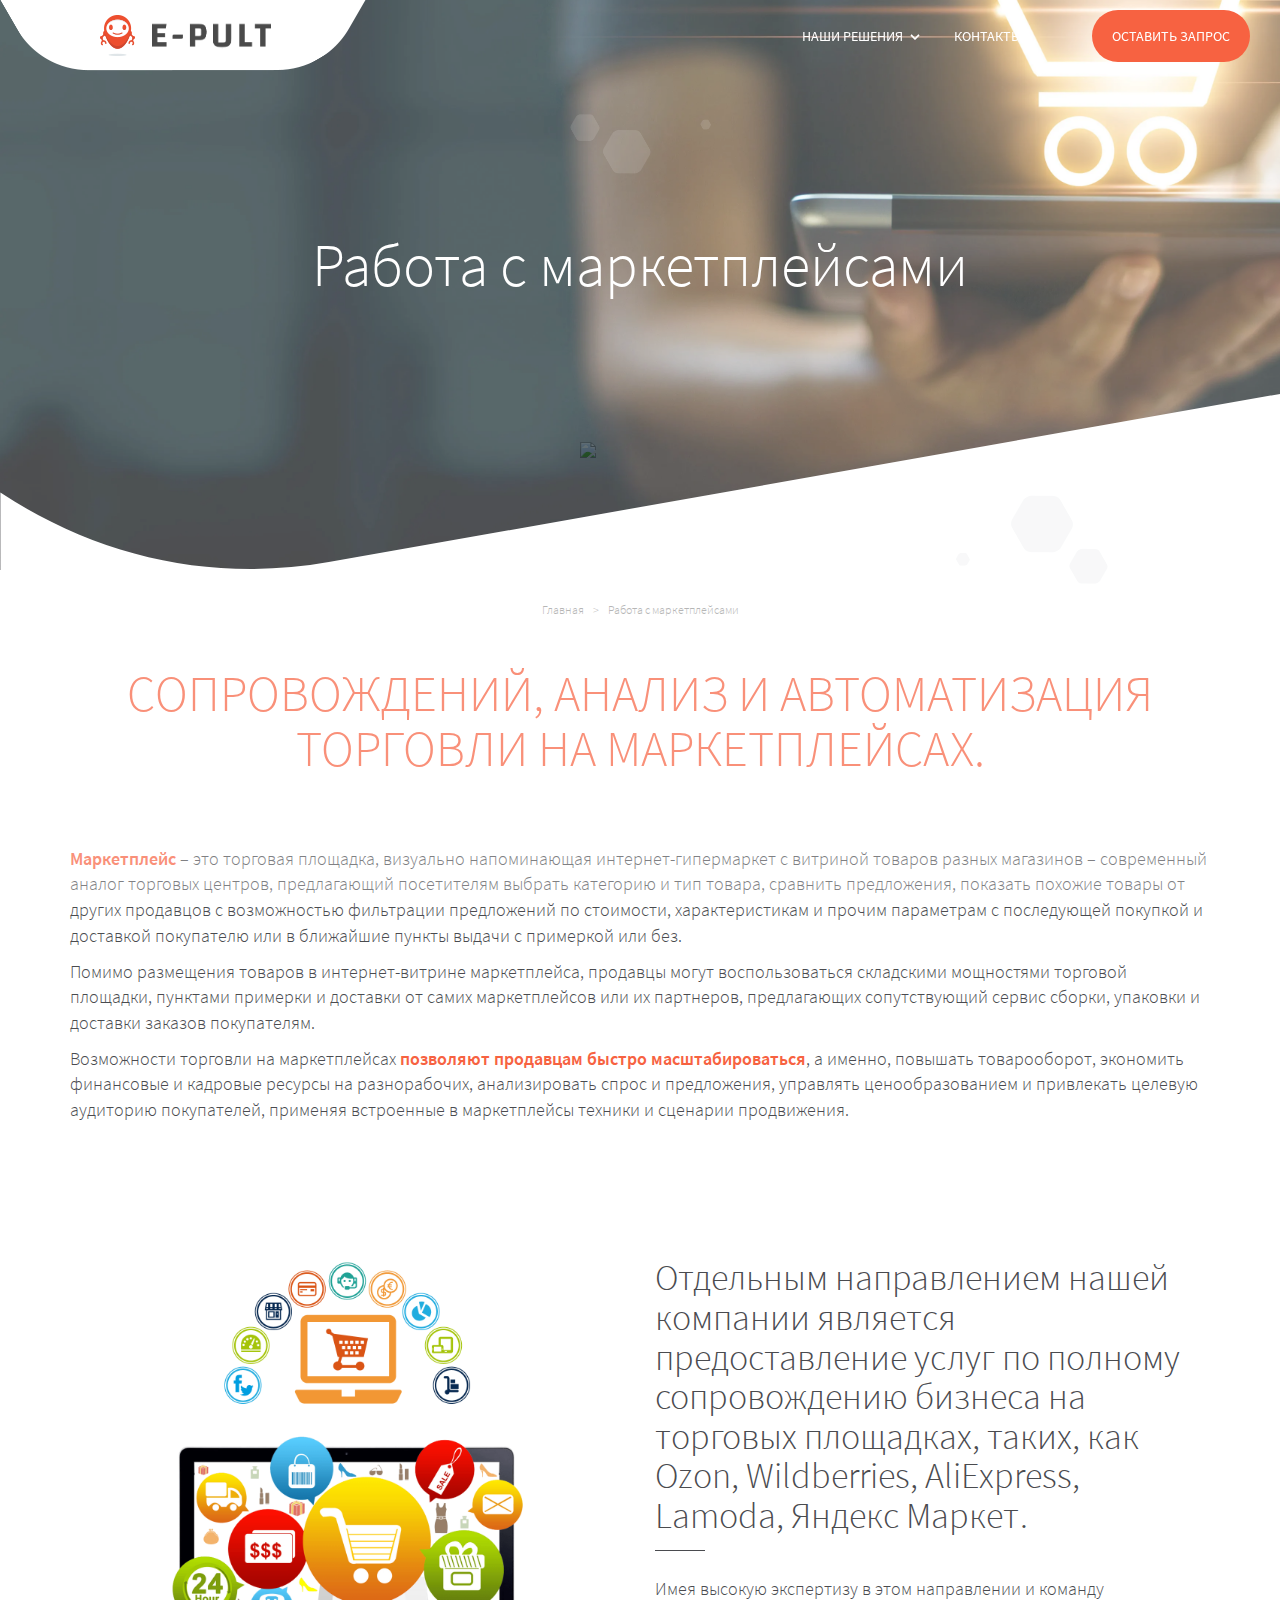
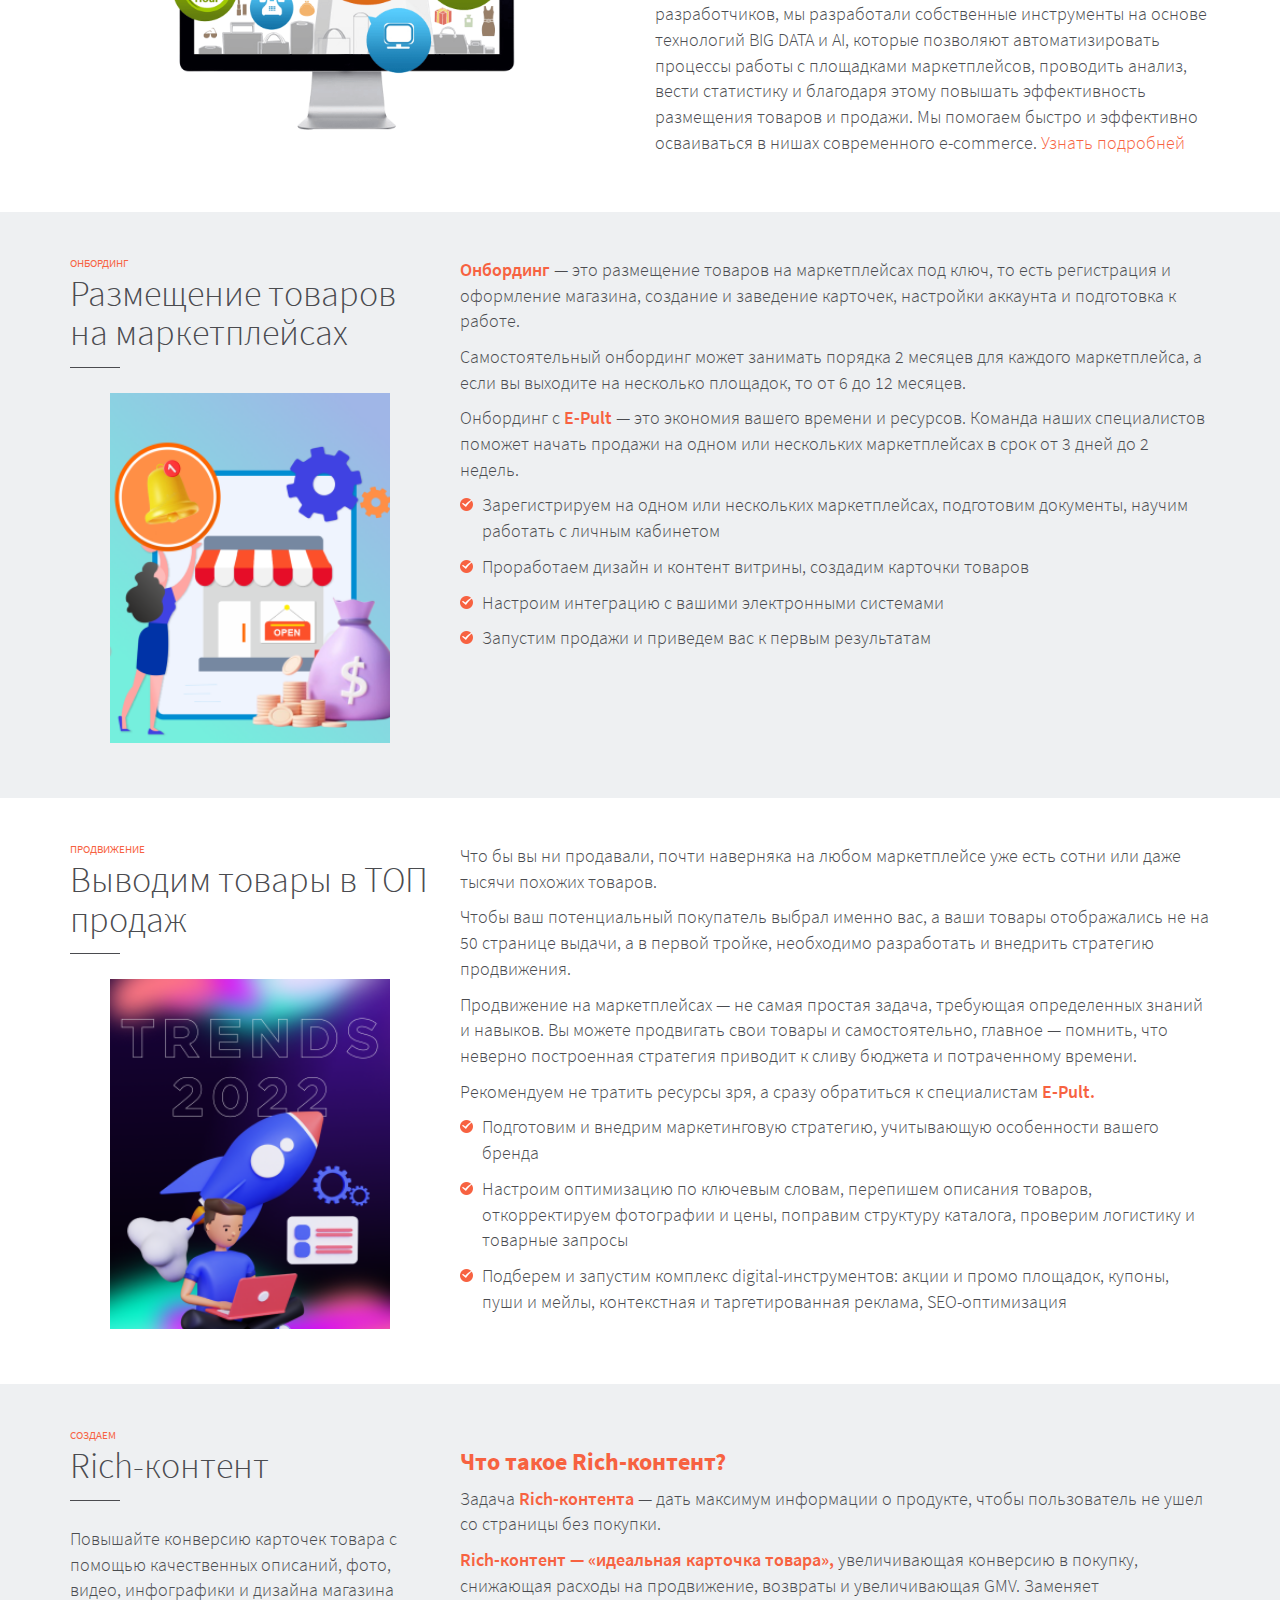
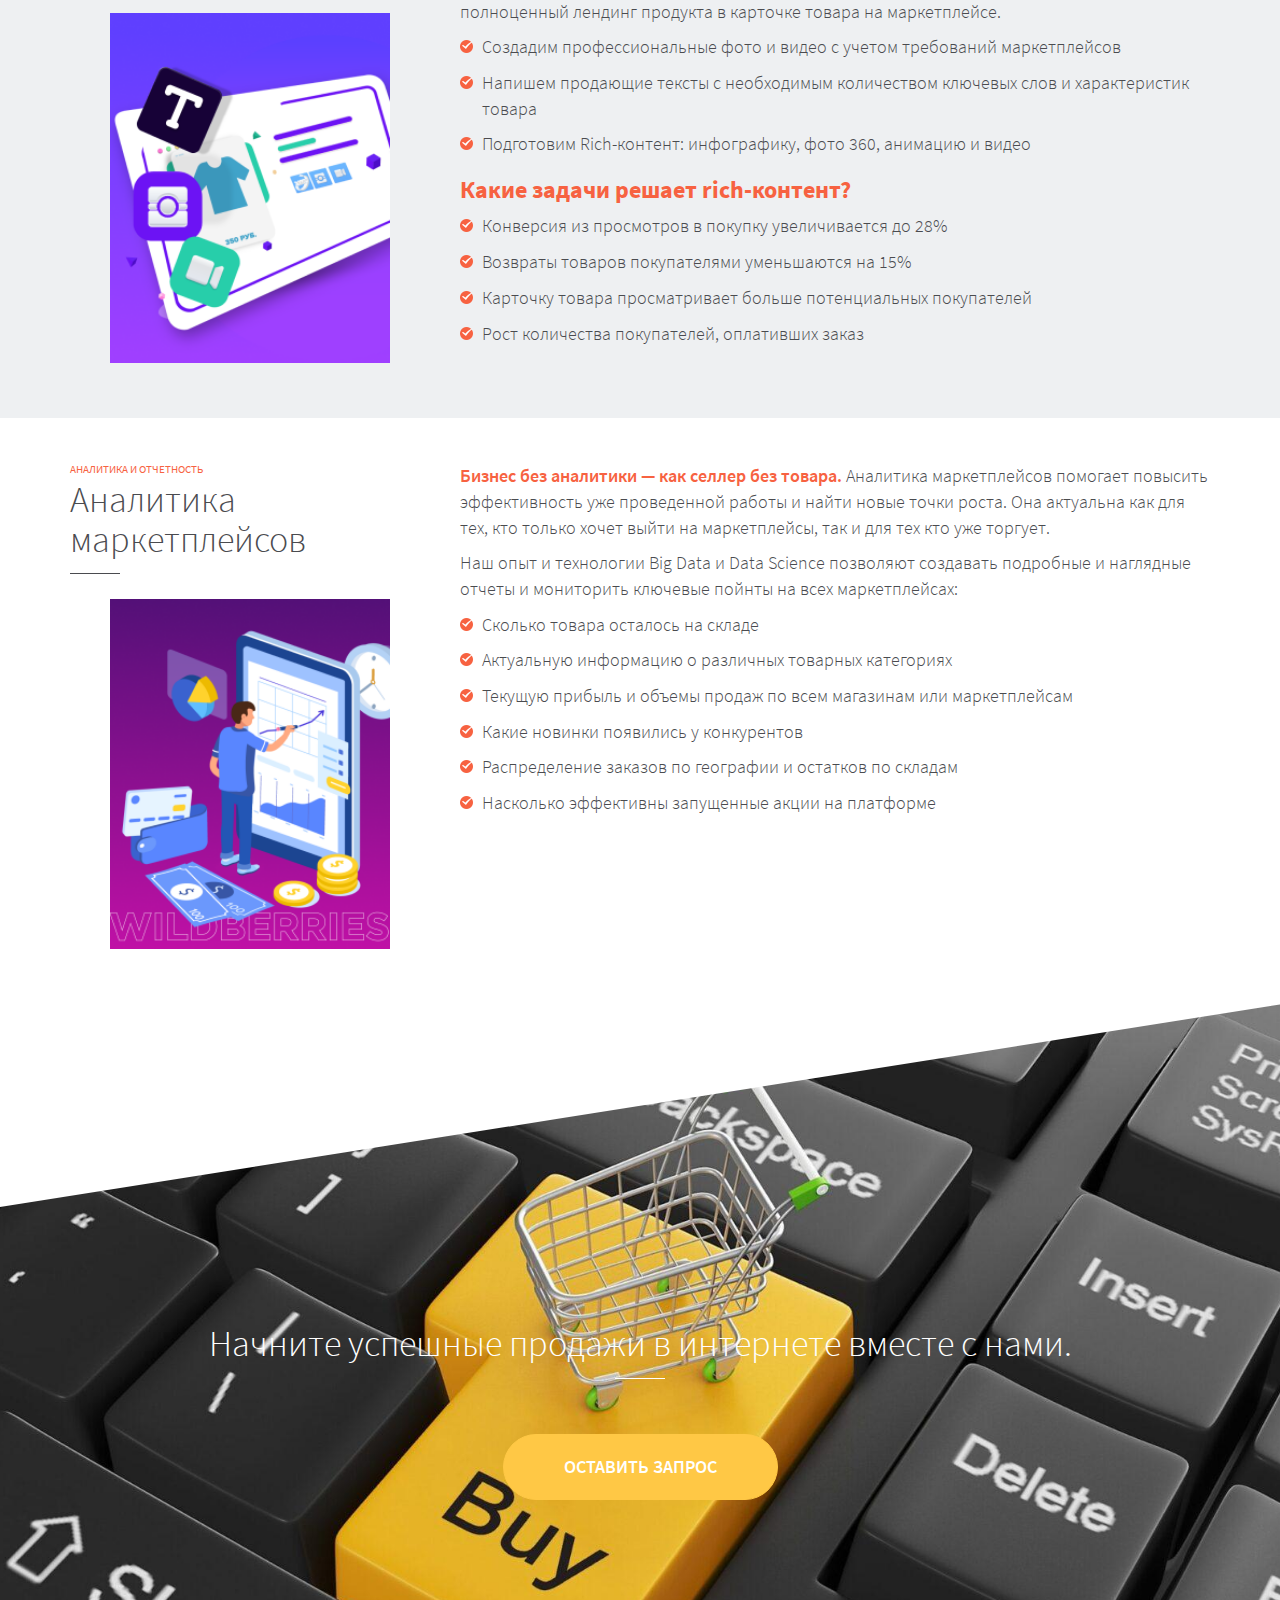
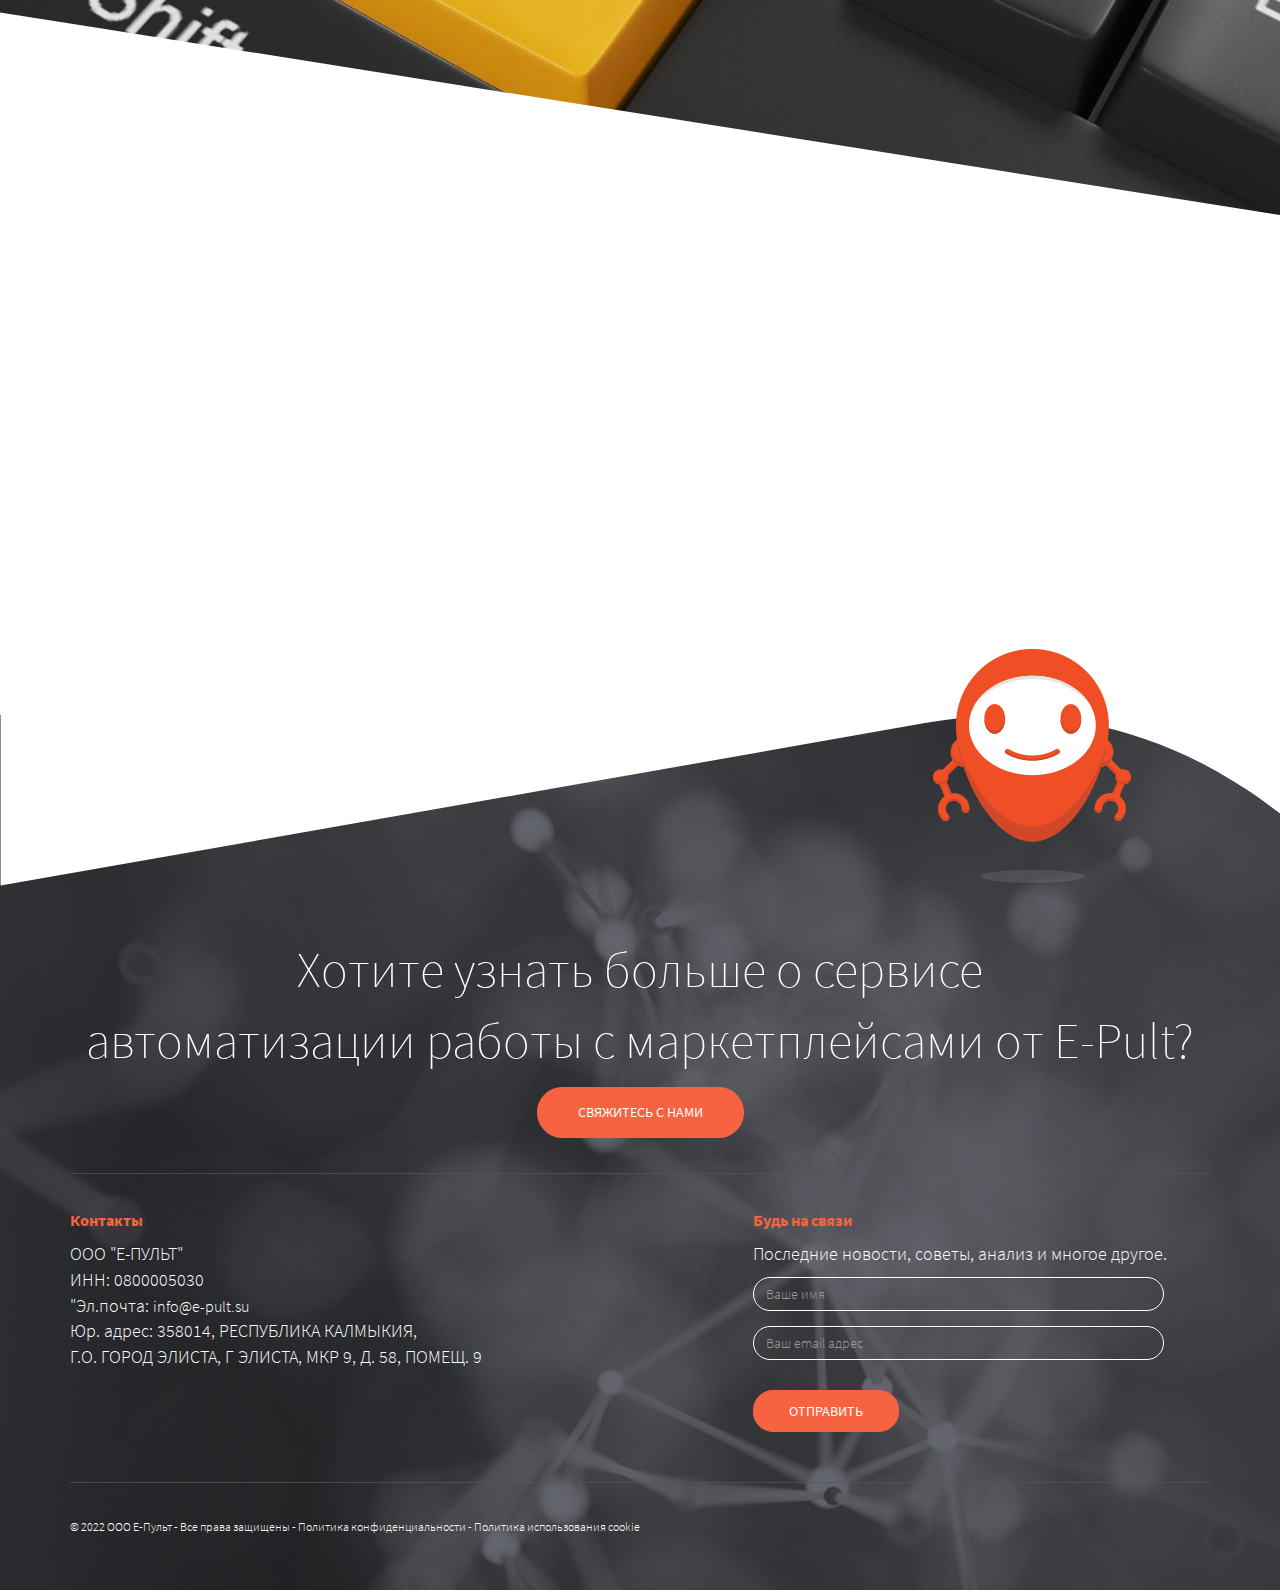
<file: marketplace-service.html>
<!DOCTYPE html>
<html lang="ru-RU" class="no-js">
<!--<![endif]-->

<head>
	<meta charset="utf-8">
	<meta http-equiv="X-UA-Compatible" content="IE=edge">
	<title>E-Pult | Работа с маркетплейсами</title>
	<meta name="viewport" content="width=device-width, initial-scale=1.0">



	<link rel="apple-touch-icon" sizes="180x180" href="images/apple-touch-icon.png">
	<link rel="icon" type="image/png" sizes="32x32" href="images/favicon-32x32.png">
	<link rel="icon" type="image/png" sizes="16x16" href="images/favicon-16x16.png">

	<link rel="mask-icon" href="fonts/safari-pinned-tab.svg" color="#5bbad5">
	<link rel="shortcut icon" href="favicon.ico">
	<meta name="apple-mobile-web-app-title" content="E-Pult">
	<meta name="application-name" content="E-Pult">
	<meta name="msapplication-TileColor" content="#00aba9">

	<meta name="theme-color" content="#ffffff">
	<!-- wordpress head functions -->
	<meta name="robots" content="index, follow, max-image-preview:large, max-snippet:-1, max-video-preview:-1">

	<!-- This site is optimized with the Yoast SEO plugin v18.4.1 - https://yoast.com/wordpress/plugins/seo/ -->
	<link rel="canonical" href="https://www.e-pult.su/marketplace-service.html/">
	<meta property="og:title" content="E-Pult - CОПРОВОЖДЕНИЙ, АНАЛИЗ И АВТОМАТИЗАЦИЯ ТОРГОВЛИ НА МАРКЕТПЛЕЙСАХ">
	<meta property="og:description"
		content="E-Pult - Решения для умных домов и предприятий. Автоматизация работы с маркетплейсами и системы безопасности">
	<meta property="og:url" content="https://www.e-pult.su/marketplace-service.html/">
	<meta property="og:site_name" content="E-PULT - современные умные решения">
	<meta property="article:modified_time" content="2022-09-12T07:03:29+00:00">
	<meta name="twitter:card" content="summary_large_image">




	<link rel="dns-prefetch" href="//s.w.org">
	<script type="text/javascript">
		window._wpemojiSettings = { "baseUrl": "https:\/\/s.w.org\/images\/core\/emoji\/13.1.0\/72x72\/", "ext": ".png", "svgUrl": "https:\/\/s.w.org\/images\/core\/emoji\/13.1.0\/svg\/", "svgExt": ".svg", "source": { "concatemoji": "https:\/\/www.microej.com\/wp-includes\/js\/wp-emoji-release.min.js?ver=5.9.5" } };
		/*! This file is auto-generated */
		!function (e, a, t) { var n, r, o, i = a.createElement("canvas"), p = i.getContext && i.getContext("2d"); function s(e, t) { var a = String.fromCharCode; p.clearRect(0, 0, i.width, i.height), p.fillText(a.apply(this, e), 0, 0); e = i.toDataURL(); return p.clearRect(0, 0, i.width, i.height), p.fillText(a.apply(this, t), 0, 0), e === i.toDataURL() } function c(e) { var t = a.createElement("script"); t.src = e, t.defer = t.type = "text/javascript", a.getElementsByTagName("head")[0].appendChild(t) } for (o = Array("flag", "emoji"), t.supports = { everything: !0, everythingExceptFlag: !0 }, r = 0; r < o.length; r++)t.supports[o[r]] = function (e) { if (!p || !p.fillText) return !1; switch (p.textBaseline = "top", p.font = "600 32px Arial", e) { case "flag": return s([127987, 65039, 8205, 9895, 65039], [127987, 65039, 8203, 9895, 65039]) ? !1 : !s([55356, 56826, 55356, 56819], [55356, 56826, 8203, 55356, 56819]) && !s([55356, 57332, 56128, 56423, 56128, 56418, 56128, 56421, 56128, 56430, 56128, 56423, 56128, 56447], [55356, 57332, 8203, 56128, 56423, 8203, 56128, 56418, 8203, 56128, 56421, 8203, 56128, 56430, 8203, 56128, 56423, 8203, 56128, 56447]); case "emoji": return !s([10084, 65039, 8205, 55357, 56613], [10084, 65039, 8203, 55357, 56613]) }return !1 }(o[r]), t.supports.everything = t.supports.everything && t.supports[o[r]], "flag" !== o[r] && (t.supports.everythingExceptFlag = t.supports.everythingExceptFlag && t.supports[o[r]]); t.supports.everythingExceptFlag = t.supports.everythingExceptFlag && !t.supports.flag, t.DOMReady = !1, t.readyCallback = function () { t.DOMReady = !0 }, t.supports.everything || (n = function () { t.readyCallback() }, a.addEventListener ? (a.addEventListener("DOMContentLoaded", n, !1), e.addEventListener("load", n, !1)) : (e.attachEvent("onload", n), a.attachEvent("onreadystatechange", function () { "complete" === a.readyState && t.readyCallback() })), (n = t.source || {}).concatemoji ? c(n.concatemoji) : n.wpemoji && n.twemoji && (c(n.twemoji), c(n.wpemoji))) }(window, document, window._wpemojiSettings);
	</script>
	<style type="text/css">
		img.wp-smiley,
		img.emoji {
			display: inline !important;
			border: none !important;
			box-shadow: none !important;
			height: 1em !important;
			width: 1em !important;
			margin: 0 0.07em !important;
			vertical-align: -0.1em !important;
			background: none !important;
			padding: 0 !important;
		}
	</style>
	<link rel="stylesheet" id="codepeople-loading-page-style-css" href="css/loading-page.css" type="text/css" media>
	<link rel="stylesheet" id="codepeople-loading-page-style-effect-css" href="css/loading-page.css" type="text/css"
		media>
	<link rel="stylesheet" id="wp-block-library-css" href="css/style.min.css" type="text/css" media="all">
	<style id="global-styles-inline-css" type="text/css">
		body {
			--wp--preset--color--black: #000000;
			--wp--preset--color--cyan-bluish-gray: #abb8c3;
			--wp--preset--color--white: #ffffff;
			--wp--preset--color--pale-pink: #f78da7;
			--wp--preset--color--vivid-red: #cf2e2e;
			--wp--preset--color--luminous-vivid-orange: #ff6900;
			--wp--preset--color--luminous-vivid-amber: #fcb900;
			--wp--preset--color--light-green-cyan: #7bdcb5;
			--wp--preset--color--vivid-green-cyan: #00d084;
			--wp--preset--color--pale-cyan-blue: #8ed1fc;
			--wp--preset--color--vivid-cyan-blue: #0693e3;
			--wp--preset--color--vivid-purple: #9b51e0;
			--wp--preset--gradient--vivid-cyan-blue-to-vivid-purple: linear-gradient(135deg, rgba(6, 147, 227, 1) 0%, rgb(155, 81, 224) 100%);
			--wp--preset--gradient--light-green-cyan-to-vivid-green-cyan: linear-gradient(135deg, rgb(122, 220, 180) 0%, rgb(0, 208, 130) 100%);
			--wp--preset--gradient--luminous-vivid-amber-to-luminous-vivid-orange: linear-gradient(135deg, rgba(252, 185, 0, 1) 0%, rgba(255, 105, 0, 1) 100%);
			--wp--preset--gradient--luminous-vivid-orange-to-vivid-red: linear-gradient(135deg, rgba(255, 105, 0, 1) 0%, rgb(207, 46, 46) 100%);
			--wp--preset--gradient--very-light-gray-to-cyan-bluish-gray: linear-gradient(135deg, rgb(238, 238, 238) 0%, rgb(169, 184, 195) 100%);
			--wp--preset--gradient--cool-to-warm-spectrum: linear-gradient(135deg, rgb(74, 234, 220) 0%, rgb(151, 120, 209) 20%, rgb(207, 42, 186) 40%, rgb(238, 44, 130) 60%, rgb(251, 105, 98) 80%, rgb(254, 248, 76) 100%);
			--wp--preset--gradient--blush-light-purple: linear-gradient(135deg, rgb(255, 206, 236) 0%, rgb(152, 150, 240) 100%);
			--wp--preset--gradient--blush-bordeaux: linear-gradient(135deg, rgb(254, 205, 165) 0%, rgb(254, 45, 45) 50%, rgb(107, 0, 62) 100%);
			--wp--preset--gradient--luminous-dusk: linear-gradient(135deg, rgb(255, 203, 112) 0%, rgb(199, 81, 192) 50%, rgb(65, 88, 208) 100%);
			--wp--preset--gradient--pale-ocean: linear-gradient(135deg, rgb(255, 245, 203) 0%, rgb(182, 227, 212) 50%, rgb(51, 167, 181) 100%);
			--wp--preset--gradient--electric-grass: linear-gradient(135deg, rgb(202, 248, 128) 0%, rgb(113, 206, 126) 100%);
			--wp--preset--gradient--midnight: linear-gradient(135deg, rgb(2, 3, 129) 0%, rgb(40, 116, 252) 100%);
			--wp--preset--duotone--dark-grayscale: url('certified-partner.html#wp-duotone-dark-grayscale');
			--wp--preset--duotone--grayscale: url('certified-partner.html#wp-duotone-grayscale');
			--wp--preset--duotone--purple-yellow: url('certified-partner.html#wp-duotone-purple-yellow');
			--wp--preset--duotone--blue-red: url('certified-partner.html#wp-duotone-blue-red');
			--wp--preset--duotone--midnight: url('certified-partner.html#wp-duotone-midnight');
			--wp--preset--duotone--magenta-yellow: url('certified-partner.html#wp-duotone-magenta-yellow');
			--wp--preset--duotone--purple-green: url('certified-partner.html#wp-duotone-purple-green');
			--wp--preset--duotone--blue-orange: url('certified-partner.html#wp-duotone-blue-orange');
			--wp--preset--font-size--small: 13px;
			--wp--preset--font-size--medium: 20px;
			--wp--preset--font-size--large: 36px;
			--wp--preset--font-size--x-large: 42px;
		}

		.has-black-color {
			color: var(--wp--preset--color--black) !important;
		}

		.has-cyan-bluish-gray-color {
			color: var(--wp--preset--color--cyan-bluish-gray) !important;
		}

		.has-white-color {
			color: var(--wp--preset--color--white) !important;
		}

		.has-pale-pink-color {
			color: var(--wp--preset--color--pale-pink) !important;
		}

		.has-vivid-red-color {
			color: var(--wp--preset--color--vivid-red) !important;
		}

		.has-luminous-vivid-orange-color {
			color: var(--wp--preset--color--luminous-vivid-orange) !important;
		}

		.has-luminous-vivid-amber-color {
			color: var(--wp--preset--color--luminous-vivid-amber) !important;
		}

		.has-light-green-cyan-color {
			color: var(--wp--preset--color--light-green-cyan) !important;
		}

		.has-vivid-green-cyan-color {
			color: var(--wp--preset--color--vivid-green-cyan) !important;
		}

		.has-pale-cyan-blue-color {
			color: var(--wp--preset--color--pale-cyan-blue) !important;
		}

		.has-vivid-cyan-blue-color {
			color: var(--wp--preset--color--vivid-cyan-blue) !important;
		}

		.has-vivid-purple-color {
			color: var(--wp--preset--color--vivid-purple) !important;
		}

		.has-black-background-color {
			background-color: var(--wp--preset--color--black) !important;
		}

		.has-cyan-bluish-gray-background-color {
			background-color: var(--wp--preset--color--cyan-bluish-gray) !important;
		}

		.has-white-background-color {
			background-color: var(--wp--preset--color--white) !important;
		}

		.has-pale-pink-background-color {
			background-color: var(--wp--preset--color--pale-pink) !important;
		}

		.has-vivid-red-background-color {
			background-color: var(--wp--preset--color--vivid-red) !important;
		}

		.has-luminous-vivid-orange-background-color {
			background-color: var(--wp--preset--color--luminous-vivid-orange) !important;
		}

		.has-luminous-vivid-amber-background-color {
			background-color: var(--wp--preset--color--luminous-vivid-amber) !important;
		}

		.has-light-green-cyan-background-color {
			background-color: var(--wp--preset--color--light-green-cyan) !important;
		}

		.has-vivid-green-cyan-background-color {
			background-color: var(--wp--preset--color--vivid-green-cyan) !important;
		}

		.has-pale-cyan-blue-background-color {
			background-color: var(--wp--preset--color--pale-cyan-blue) !important;
		}

		.has-vivid-cyan-blue-background-color {
			background-color: var(--wp--preset--color--vivid-cyan-blue) !important;
		}

		.has-vivid-purple-background-color {
			background-color: var(--wp--preset--color--vivid-purple) !important;
		}

		.has-black-border-color {
			border-color: var(--wp--preset--color--black) !important;
		}

		.has-cyan-bluish-gray-border-color {
			border-color: var(--wp--preset--color--cyan-bluish-gray) !important;
		}

		.has-white-border-color {
			border-color: var(--wp--preset--color--white) !important;
		}

		.has-pale-pink-border-color {
			border-color: var(--wp--preset--color--pale-pink) !important;
		}

		.has-vivid-red-border-color {
			border-color: var(--wp--preset--color--vivid-red) !important;
		}

		.has-luminous-vivid-orange-border-color {
			border-color: var(--wp--preset--color--luminous-vivid-orange) !important;
		}

		.has-luminous-vivid-amber-border-color {
			border-color: var(--wp--preset--color--luminous-vivid-amber) !important;
		}

		.has-light-green-cyan-border-color {
			border-color: var(--wp--preset--color--light-green-cyan) !important;
		}

		.has-vivid-green-cyan-border-color {
			border-color: var(--wp--preset--color--vivid-green-cyan) !important;
		}

		.has-pale-cyan-blue-border-color {
			border-color: var(--wp--preset--color--pale-cyan-blue) !important;
		}

		.has-vivid-cyan-blue-border-color {
			border-color: var(--wp--preset--color--vivid-cyan-blue) !important;
		}

		.has-vivid-purple-border-color {
			border-color: var(--wp--preset--color--vivid-purple) !important;
		}

		.has-vivid-cyan-blue-to-vivid-purple-gradient-background {
			background: var(--wp--preset--gradient--vivid-cyan-blue-to-vivid-purple) !important;
		}

		.has-light-green-cyan-to-vivid-green-cyan-gradient-background {
			background: var(--wp--preset--gradient--light-green-cyan-to-vivid-green-cyan) !important;
		}

		.has-luminous-vivid-amber-to-luminous-vivid-orange-gradient-background {
			background: var(--wp--preset--gradient--luminous-vivid-amber-to-luminous-vivid-orange) !important;
		}

		.has-luminous-vivid-orange-to-vivid-red-gradient-background {
			background: var(--wp--preset--gradient--luminous-vivid-orange-to-vivid-red) !important;
		}

		.has-very-light-gray-to-cyan-bluish-gray-gradient-background {
			background: var(--wp--preset--gradient--very-light-gray-to-cyan-bluish-gray) !important;
		}

		.has-cool-to-warm-spectrum-gradient-background {
			background: var(--wp--preset--gradient--cool-to-warm-spectrum) !important;
		}

		.has-blush-light-purple-gradient-background {
			background: var(--wp--preset--gradient--blush-light-purple) !important;
		}

		.has-blush-bordeaux-gradient-background {
			background: var(--wp--preset--gradient--blush-bordeaux) !important;
		}

		.has-luminous-dusk-gradient-background {
			background: var(--wp--preset--gradient--luminous-dusk) !important;
		}

		.has-pale-ocean-gradient-background {
			background: var(--wp--preset--gradient--pale-ocean) !important;
		}

		.has-electric-grass-gradient-background {
			background: var(--wp--preset--gradient--electric-grass) !important;
		}

		.has-midnight-gradient-background {
			background: var(--wp--preset--gradient--midnight) !important;
		}

		.has-small-font-size {
			font-size: var(--wp--preset--font-size--small) !important;
		}

		.has-medium-font-size {
			font-size: var(--wp--preset--font-size--medium) !important;
		}

		.has-large-font-size {
			font-size: var(--wp--preset--font-size--large) !important;
		}

		.has-x-large-font-size {
			font-size: var(--wp--preset--font-size--x-large) !important;
		}
	</style>
	<link rel="stylesheet" id="contact-form-7-css" href="css/styles.css" type="text/css" media="all">
	<link rel="stylesheet" id="collapscore-css-css" href="css/core_style.css" type="text/css" media="all">
	<link rel="stylesheet" id="collapseomatic-css-css" href="css/light_style.css" type="text/css" media="all">
	<link rel="stylesheet" id="wpbs-css" href="css/styles.f6413c85.min.css" type="text/css" media="all">
	<link rel="stylesheet" id="wpbs-style-css" href="css/style.css" type="text/css" media="all">
	<script type="text/javascript" src="js/jquery.min.js" id="jquery-core-js"></script>
	<script type="text/javascript" src="js/jquery-migrate.min.js" id="jquery-migrate-js"></script>
	<script type="text/javascript" src="js/loading-logo.js" id="codepeople-loading-page-script-logo-js"></script>
	<script type="text/javascript" id="codepeople-loading-page-script-js-before">
		loading_page_settings = { "loadingScreen": 1, "closeBtn": true, "removeInOnLoad": false, "codeblock": "", "backgroundColor": "rgba(255,255,255,.8)", "foregroundColor": "#f76241", "backgroundImage": "", "additionalSeconds": 0, "pageEffect": "none", "backgroundRepeat": "repeat", "fullscreen": 0, "graphic": "logo", "text": 0, "lp_ls": { "logo": { "image": "https:\/\/www.microej.com\/wp-content\/uploads\/2018\/12\/mej.png" } }, "screen_size": "all", "screen_width": 0, "deepSearch": 0, "modifyDisplayRule": 0 };
	</script>
	<script type="text/javascript" src="js/loading-page.min.js" id="codepeople-loading-page-script-js"></script>
	<script type="text/javascript" src="js/modernizr.js" id="modernizr-js"></script>


	<script type="text/javascript">
		var jQueryMigrateHelperHasSentDowngrade = false;

		window.onerror = function (msg, url, line, col, error) {
			// Break out early, do not processing if a downgrade reqeust was already sent.
			if (jQueryMigrateHelperHasSentDowngrade) {
				return true;
			}

			var xhr = new XMLHttpRequest();
			var nonce = '774422ed09';
			var jQueryFunctions = [
				'andSelf',
				'browser',
				'live',
				'boxModel',
				'support.boxModel',
				'size',
				'swap',
				'clean',
				'sub',
			];
			var match_pattern = /\)\.(.+?) is not a function/;
			var erroredFunction = msg.match(match_pattern);

			// If there was no matching functions, do not try to downgrade.
			if (typeof erroredFunction !== 'object' || typeof erroredFunction[1] === "undefined" || -1 === jQueryFunctions.indexOf(erroredFunction[1])) {
				return true;
			}

			// Set that we've now attempted a downgrade request.
			jQueryMigrateHelperHasSentDowngrade = true;

			xhr.open('POST', '#');
			xhr.setRequestHeader('Content-Type', 'application/x-www-form-urlencoded');
			xhr.onload = function () {
				var response,
					reload = false;

				if (200 === xhr.status) {
					try {
						response = JSON.parse(xhr.response);

						reload = response.data.reload;
					} catch (e) {
						reload = false;
					}
				}

				// Automatically reload the page if a deprecation caused an automatic downgrade, ensure visitors get the best possible experience.
				if (reload) {
					location.reload();
				}
			};

			xhr.send(encodeURI('action=jquery-migrate-downgrade-version&_wpnonce=' + nonce));

			// Suppress error alerts in older browsers
			return true;
		}
	</script>

	<style type="text/css">
		.recentcomments a {
			display: inline !important;
			padding: 0 !important;
			margin: 0 !important;
		}
	</style>
	<script type="text/javascript" src="js/2904.js" async="async"></script>
	<style>
		body {
			visibility: hidden;
		}
	</style><noscript>
		<style>
			body {
				visibility: visible;
			}
		</style>
	</noscript>
	<link rel="preload" href="images/mej.png" as="image"
		type="image/svg+xml"> <!-- end of wordpress head -->
	<!-- IE8 fallback moved below head to work properly. Added respond as well. Tested to work. -->
	<!-- media-queries.js (fallback) -->
	<!--[if lt IE 9]>
			<script src="http://css3-mediaqueries-js.googlecode.com/svn/trunk/css3-mediaqueries.js"></script>			
		<![endif]-->

	<!-- html5.js -->
	<!--[if lt IE 9]>
			<script src="http://html5shim.googlecode.com/svn/trunk/html5.js"></script>
		<![endif]-->

	<!-- respond.js -->
	<!--[if lt IE 9]>
		          <script type='text/javascript' src="http://cdnjs.cloudflare.com/ajax/libs/respond.js/1.4.2/respond.js"></script>
		<![endif]-->
	<link href="css/bootstrap.min.css" rel="stylesheet">
	<link rel="stylesheet" href="css/font-awesome.min.css">

	<link rel="stylesheet" href="css/2018.css">
	<link rel="stylesheet" href="css/lightbox.min.css">
	<link rel="stylesheet" href="css/animate.min.css">
	<link rel="stylesheet" href="css/timeline2.css">
	<link rel="stylesheet" href="css/odometer-theme-default.css">

</head>

<body class="page-template-default page page-id-13241">
	<!-- Google Tag Manager (noscript) -->
	
	<!-- End Google Tag Manager (noscript) -->
	<header role="banner" class="header ">
		<div class="navbar navbar-fixed-top ">
			<div class="navbar-header ">
				<button type="button" class="navbar-toggle" data-toggle="collapse"
					data-target=".navbar-responsive-collapse">
					<span class="icon-bar"></span>
					<span class="icon-bar"></span>
					<span class="icon-bar"></span>
				</button>
				<a class="navbar-brand "
					title="Design performant, secure, reliable and future-proof electronic products thanks to MicroEJ, the &quot;tiny sibling of Android&quot; for home appliances, industrial gateways, wearables, smart printers, medical devices, smart city and more."
					href="https://www.e-pult.su">
					<img src="images/logo-avatar.png" alt="E-PULT | Автоматизация строений и работы на маркетплейсах"
						class="logo_avatar">
					<img src="images/logo-txt.png" alt="E-PULT | Автоматизация строений и работы на маркетплейсах" class="logo_txt">
				</a>
			</div>
			<div class="container-fluid">
				<div class="row">
					<div class="col-xs-12">
						<div class="collapse navbar-collapse navbar-responsive-collapse navbar-right">
							<ul id="menu-menu" class="nav navbar-nav">
								<li id="menu-item-6"
									class="dropdown menu-item menu-item-type-custom menu-item-object-custom menu-item-has-children">
									<a href="#" class="dropdown-toggle" data-toggle="dropdown">Наши решения<span
											class="icon-caret"></span></a>
									<ul class="dropdown-menu">
										<li id="menu-item-241"
											class="menu-item menu-item-type-post_type menu-item-object-solution"><a
												href="smart-homes-and-buildings.html">СИСТЕМА УМНЫЙ ДОМ</a>
										</li>
										<li id="menu-item-242"
											class="menu-item menu-item-type-post_type menu-item-object-solution"><a
												href="smart-city.html">СИСТЕМА УМНЫЙ ГОРОД</a></li>
										<li id="menu-item-10211"
											class="menu-item menu-item-type-custom menu-item-object-custom"><a
												href="security-page.html">СИСТЕМЫ БЕЗОПАСНОСТИ</a>
										</li>
										<li id="menu-item-243"
											class="menu-item menu-item-type-post_type menu-item-object-solution"><a
												href="smart-wall.html">Умный Жилой Комплекс</a>
										</li>
										<li id="menu-item-240"
											class="menu-item menu-item-type-post_type menu-item-object-solution"><a
												href="smart-office.html">УМНЫЙ ОФИС</a></li>
										<li id="menu-item-13607"
											class="menu-item menu-item-type-custom menu-item-object-custom"><a
												href="smart-industry.html">ЦИФРОВОЕ ПРЕДПРИЯТИЕ</a></li>
										<li id="menu-item-13924"
											class="menu-item menu-item-type-custom menu-item-object-custom"><a
												href="marketplace-service.html">Работа с маркетплейсами</a></li>
									</ul>
								</li>


								<li id="menu-item-239" class="menu-item menu-item-type-post_type menu-item-object-page">
									<a href="#contacts">Контакты</a>
								</li>
								<li id="menu-item-291"
									class="demo_btn_menu menu-item menu-item-type-custom menu-item-object-custom"><a
										href="contact-page.html">Оставить запрос</a></li>
								
							</ul>
						</div>
					</div>
				</div>
			</div>



		</div> <!-- end .navbar -->

	</header> <!-- end header -->






	<div class="container-fluid nopadding relative bg_black banner"
		style="background:url(images/image_1250152532.webp) no-repeat center center / cover">
		<div class="container">
			<span class="motif"></span>
			<div class="row">
				<div class="col-xs-12 banner_txt white text-center">
					<p> Работа с маркетплейсами </p>
				</div>
			</div>
		</div>
		<span class="svg_container svg_bottom">
			<img src="fonts/courbe-haut.svg" class="svg_top">
		</span>
	</div>
	<div class="container breadcrumb_container">


		<span class="motif"></span>
		<div class="row">
			<div class="col-xs-12 breadcrumb_content bg_white text-center">

				<p id="breadcrumbs" class><span><span><a href="https://www.e-pult.su/">Главная</a> <span
								class="separator">&gt;</span> <span class="breadcrumb_last"
								aria-current="page">Работа с маркетплейсами</span></span></span></p>
			</div>
		</div>
	</div>
	<div class="line_container">

		<div class="container-fluid padded main_title">
			<div class="container">
				<div class="row">
					<div class="col-xs-12 text-center">
						<h1 class="orange text-uppercase">Cопровождений, анализ и автоматизация торговли на
							маркетплейсах. </h1>
					</div>
				</div>
			</div>
		</div>

		<div id="line1" class="line container-fluid bg_white    ">
			<div class="container">
				<div class="row row-eq-height">

					<div class=" col-sm-12 col-md-12  post_content padded">
						<p> <strong> Маркетплейс </strong> – это торговая площадка, визуально напоминающая
							интернет-гипермаркет с витриной
							товаров разных магазинов – современный аналог торговых центров, предлагающий посетителям
							выбрать категорию и тип товара, сравнить предложения, показать похожие товары от других
							продавцов с возможностью фильтрации предложений по стоимости, характеристикам и прочим
							параметрам с последующей покупкой и доставкой покупателю или в ближайшие пункты выдачи с
							примеркой или без.
						</p>
						<p>Помимо размещения товаров в интернет-витрине маркетплейса, продавцы могут воспользоваться
							складскими мощностями торговой площадки, пунктами примерки и доставки от самих маркетплейсов
							или их партнеров, предлагающих сопутствующий сервис сборки, упаковки и доставки заказов
							покупателям.
						</p>
						<p>Возможности торговли на маркетплейсах <strong> позволяют продавцам быстро
								масштабироваться</strong>, а именно,
							повышать товарооборот, экономить финансовые и кадровые ресурсы на разнорабочих,
							анализировать спрос и предложения, управлять ценообразованием и привлекать целевую аудиторию
							покупателей, применяя встроенные в маркетплейсы техники и сценарии продвижения.</p>
					</div>
				</div>

			</div>
		</div>

		<div id="line1" class="line container-fluid     ">
			<div class="container">
				<div class="row row-eq-height">

					<div class=" col-sm-12 col-md-6  post_content padded">
						<h3><img loading="lazy" class="wp-image-13206 aligncenter"
								src="images/Amazon-Product-Uploading.png" alt width="360" height="190"
								srcset="images/Amazon-Product-Uploading.png 512w, images/Amazon-Product-Uploading.png 360w, images/Amazon-Product-Uploading.png 150w"
								sizes="(max-width: 360px) 100vw, 360px"></h3>
					</div>

					<div class=" col-sm-12 col-md-6  post_content padded">
						<p>&nbsp;</p>
						<h2>Отдельным направлением нашей компании является предоставление услуг
							по полному сопровождению бизнеса на торговых площадках, таких, как Ozon,
							Wildberries, AliExpress, Lamoda, Яндекс Маркет.</h2>
						<p style="text-align: left;">
							Имея высокую экспертизу в этом направлении и команду разработчиков, мы разработали
							собственные инструменты на основе технологий BIG DATA и AI, которые позволяют
							автоматизировать процессы работы с площадками маркетплейсов, проводить анализ, вести
							статистику и благодаря этому повышать эффективность размещения товаров и продажи. Мы
							помогаем быстро и эффективно осваиваться в нишах современного e-commerce.
							<a href="#">Узнать подробней</a>
						</p>
					</div>
				</div>

			</div>
		</div>
		<div id="line2" class="line container-fluid bg_light_grey    ">
			<div class="container">
				<div class="row row-eq-height">

					<div class=" col-sm-12 col-md-4  post_content padded">
						<h6>Онбординг</h6>
						<h2>Размещение товаров на маркетплейсах</h2>
						<p style="text-align: center;"><img loading="lazy" class="aligncenter wp-image-7846 size-full"
								src="images/9paie0d9hs6xoih4t2r6gymfg2kmlpgo.png" alt width="280" height="100"></p>

					</div>


					<!-- <div class=" col-sm-12 col-md-4  post_content padded">
						<p style="text-align: center;"><img loading="lazy" class="aligncenter wp-image-7846 size-full"
								src="images/7188zyjqtvnfsr7oaxdxiqlm340e61xn.webp" alt width="250" height="101"></p>
					</div> -->

					<div class=" col-sm-12 col-md-8  post_content padded">
						<p> <strong> Онбординг</strong> — это размещение товаров на маркетплейсах под ключ, то есть
							регистрация и оформление магазина, создание и заведение карточек, настройки аккаунта и
							подготовка к работе.</p>
						<p>Самостоятельный онбординг может занимать порядка 2 месяцев для каждого маркетплейса, а если
							вы выходите на несколько площадок, то от 6 до 12 месяцев.</p>
						<p>Онбординг с <strong> E-Pult </strong>— это экономия вашего времени и ресурсов. Команда наших
							специалистов поможет начать продажи на одном или нескольких маркетплейсах в срок от 3
							дней до 2 недель.</p>
						<ul>
							<li> Зарегистрируем на одном или нескольких маркетплейсах, подготовим документы, научим
								работать с личным кабинетом</li>
							<li> Проработаем дизайн и контент витрины, создадим карточки товаров</li>
							<li> Настроим интеграцию с вашими электронными системами</li>
							<li> Запустим продажи и приведем вас к первым результатам</li>
						</ul>

					</div>
				</div>

			</div>
		</div>
		<div id="line3" class="line container-fluid bg_white    ">
			<div class="container">
				<div class="row row-eq-height">

					<div class=" col-sm-12 col-md-4  post_content padded">
						<h6>продвижение</h6>
						<h2>Выводим товары в ТОП продаж</h2>
						<p style="text-align: center;"><img loading="lazy" class="aligncenter wp-image-7846 size-full"
								src="images/dwoa71n9gmat9nfpvrtfboy54h32o3w9.png" alt width="280" height="101"></p>
					</div>

					<!-- <div class=" col-sm-12 col-md-4  post_content padded">
						<p><img loading="lazy" class="aligncenter wp-image-11580 size-full"
								src="images/thales-e1656595602129.png" alt width="250" height="89"></p>
					</div> -->

					<div class=" col-sm-12 col-md-8  post_content padded">
						<p>Что бы вы ни продавали, почти наверняка на любом маркетплейсе уже есть сотни или даже тысячи
							похожих товаров.</p>
						<p>Чтобы ваш потенциальный покупатель выбрал именно вас, а ваши товары отображались не на 50
							странице выдачи, а в первой тройке, необходимо разработать и внедрить стратегию продвижения.
						</p>
						<p>Продвижение на маркетплейсах — не самая простая задача, требующая определенных знаний и
							навыков. Вы можете продвигать свои товары и самостоятельно, главное — помнить, что неверно
							построенная стратегия приводит к сливу бюджета и потраченному времени.</p>
						<p>Рекомендуем не тратить ресурсы зря, а сразу обратиться к специалистам <strong>
								E-Pult.</strong></p>
						<ul>
							<li>Подготовим и внедрим маркетинговую стратегию, учитывающую особенности вашего бренда</li>
							<li>Настроим оптимизацию по ключевым словам, перепишем описания товаров, откорректируем
								фотографии и цены, поправим структуру каталога, проверим логистику и товарные запросы
							</li>
							<li>Подберем и запустим комплекс digital-инструментов: акции и промо площадок, купоны, пуши
								и мейлы, контекстная и таргетированная реклама, SEO-оптимизация</li>
						</ul>
					</div>
				</div>

			</div>
		</div>
		<div id="line3" class="line container-fluid bg_light_grey    ">
			<div class="container">
				<div class="row row-eq-height">

					<div class=" col-sm-12 col-md-4  post_content padded">
						<h6>Создаем</h6>
						<h2>Rich-контент</h2>
						<p>Повышайте конверсию карточек товара с помощью качественных описаний, фото, видео, инфографики
							и дизайна магазина</p>
						<p style="text-align: center;"><img loading="lazy" class="aligncenter wp-image-7846 size-full"
								src="images/sqha9pd4nz0v6o176vth61g2il07yjv3 (1).webp" alt width="280" height="101"></p>
					</div>

					<!-- <div class=" col-sm-12 col-md-4  post_content padded">
						<p><img loading="lazy" class="aligncenter wp-image-11580 size-full"
								src="images/thales-e1656595602129.png" alt width="250" height="89"></p>
					</div> -->

					<div class=" col-sm-12 col-md-8  post_content padded">
						<h3>Что такое Rich-контент?</h3>
						<p>Задача <strong> Rich-контента</strong> — дать максимум информации о продукте, чтобы
							пользователь не ушел со страницы без покупки.</p>
						<p> <strong>Rich-контент — «идеальная карточка товара»,</strong> увеличивающая конверсию в
							покупку, снижающая
							расходы на продвижение, возвраты и увеличивающая GMV. Заменяет полноценный лендинг продукта
							в карточке товара на маркетплейсе.

						<ul>
							<li>Создадим профессиональные фото и видео с учетом требований маркетплейсов</li>
							<li>Напишем продающие тексты с необходимым количеством ключевых слов и характеристик товара
							</li>
							<li>Подготовим Rich-контент: инфографику, фото 360, анимацию и видео</li>
						</ul>
						<h3>Какие задачи решает rich-контент?</h3>
						<ul>
							<li>Конверсия из просмотров
								в покупку увеличивается
								до 28%</li>
							<li>Возвраты товаров
								покупателями
								уменьшаются на 15%
							</li>
							<li>Карточку товара просматривает больше потенциальных покупателей</li>
							<li>Рост количества
								покупателей,
								оплативших заказ</li>
						</ul>
					</div>
				</div>

			</div>
		</div>
		<div id="line3" class="line container-fluid bg_white    ">
			<div class="container">
				<div class="row row-eq-height">

					<div class=" col-sm-12 col-md-4  post_content padded">
						<h6>Аналитика и отчетность</h6>
						<h2>Аналитика
							маркетплейсов</h2>

						<p style="text-align: center;"><img loading="lazy" class="aligncenter wp-image-7846 size-full"
								src="images/d954hqh44416ijpsoygy2nku3oingr2k.png" alt width="280" height="101"></p>
					</div>

					<!-- <div class=" col-sm-12 col-md-4  post_content padded">
						<p><img loading="lazy" class="aligncenter wp-image-11580 size-full"
								src="images/thales-e1656595602129.png" alt width="250" height="89"></p>
					</div> -->

					<div class=" col-sm-12 col-md-8  post_content padded">
						<p> <strong> Бизнес без аналитики — как селлер без товара.</strong> Аналитика маркетплейсов
							помогает повысить
							эффективность уже проведенной работы и найти новые точки роста. Она актуальна как для тех,
							кто только хочет выйти на маркетплейсы, так и для тех кто уже торгует.</p>
						<p>Наш опыт и технологии Big Data и Data Science позволяют создавать подробные и наглядные
							отчеты и мониторить ключевые пойнты на всех маркетплейсах:</p>

						<ul>
							<li>Сколько товара осталось на складе</li>
							<li>Актуальную информацию о различных товарных категориях
							</li>
							<li>Текущую прибыль и объемы продаж по всем магазинам или маркетплейсам</li>
							<li>Какие новинки появились у конкурентов</li>
							<li>Распределение заказов по географии и остатков по складам</li>
							<li>Насколько эффективны запущенные акции на платформе</li>
						</ul>

					</div>
				</div>

			</div>
		</div>

	</div>
	<div id="line4" class="line container-fluid  small-large   bg_img"
		style="background:url(images/how-to-build-a-successful-e-commerce-website-scaled.jpg) no-repeat center center / cover">
		<div class="container">
			<div class="row row-eq-height">

				<div class=" col-sm-12 col-md-12  post_content padded">
					<h2 style="text-align: center;">Начните успешные продажи в интернете вместе с нами.</h2>
				</div>
			</div>
			<div class="row">
				<div class="col-sm-12 col-md-12 text-center padded">
					<a href="#" class="btn btn-lg btn-call_action bg_yellow white">Оставить запрос</a>

				</div>
			</div>

		</div>
	</div>
	<div>
		<div class="row">
			<div class="col-xs-6 col-sm-4 col-md-3 partner_bloc padded text-center wow zoomIn" data-wow-duration="1s"
				data-wow-delay="0.1s"
				style="visibility: visible; animation-duration: 1s; animation-delay: 0.1s; animation-name: zoomIn;">
				<a href="#" data-toggle="modal" data-target="#partnerModal" data-img="#" data-title="Ozon" data-txt="#"
					data-website="#"> <img src="images/ozon.svg" alt="Telit" class="">
				</a>
			</div>
			<div class="col-xs-6 col-sm-4 col-md-3 partner_bloc padded text-center wow zoomIn" data-wow-duration="1s"
				data-wow-delay="0.2s"
				style="visibility: visible; animation-duration: 1s; animation-delay: 0.2s; animation-name: zoomIn;">
				<a href="#" data-toggle="modal" data-target="#partnerModal" data-img="#" data-title="NXP" data-txt="#">
					<img src="images/wildberries.svg" alt="NXP" class="">
				</a>
			</div>
			<div class="col-xs-6 col-sm-4 col-md-3 partner_bloc padded text-center wow zoomIn" data-wow-duration="1s"
				data-wow-delay="0.3s"
				style="visibility: visible; animation-duration: 1s; animation-delay: 0.3s; animation-name: zoomIn;">
				<a href="#" data-toggle="modal" data-target="#partnerModal" data-img="#" data-title="Thales">
					<img src="images/ali_plaza.svg" alt="Thales" class="">
				</a>
			</div>
			<div class="col-xs-6 col-sm-4 col-md-3 partner_bloc padded text-center wow zoomIn" data-wow-duration="1s"
				data-wow-delay="0.4s"
				style="visibility: visible; animation-duration: 1s; animation-delay: 0.4s; animation-name: zoomIn;">
				<a href="#" data-toggle="modal" data-target="#partnerModal" data-img="#" data-title="Sequans">
					<img src="images/lamoda.svg" alt="Sequans" class="">
				</a>
			</div>

			<div class="col-xs-6 col-sm-4 col-md-3 partner_bloc padded text-center wow zoomIn" data-wow-duration="1s"
				data-wow-delay="0.6s"
				style="visibility: visible; animation-duration: 1s; animation-delay: 0.6s; animation-name: zoomIn;">
				<a href="#" data-toggle="modal" data-target="#partnerModal" data-img="#" data-title="Sony">
					<img src="images/hoff.svg" alt="Sony" class="">
				</a>
			</div>

		</div>
	</div>

	<footer role="contentinfo" class="container-fluid footer bg_white white relative">
		<span class="svg_container svg_top">
			<img src="fonts/courbe-bas.svg" class="svg_top">
		</span>
		<div class="container relative">
			<img src="images/mej.png" class="img-responsive logo_top" alt="Micro EJ">
			<div class="row">
				<div class="col-xs-12 text-center footer_contact padded">
					<p>Хотите узнать больше о сервисе <br> автоматизации работы с маркетплейсами от E-Pult?</p>
					<a href="contact-page.html" class="btn btn-lg bg_orange white">Свяжитесь с нами</a>
				</div>
			</div>
			<hr>
			<div id="contacts" class="row  foot_link">
				<div class="col-sm-12 col-md-7">
					<div class="row">
						<div class="col-sm-6 col-md-12 padded foot_link">
							<p class="orange bold">Контакты</p>
							<ul class="list-unstyled">
								<li>ООО "Е-ПУЛЬТ"</li>
								<li>ИНН: 0800005030 </li>
								<li>"Эл.почта: <a href="mailto:info@e-pult.su">info@e-pult.su</a></li>
								<li>Юр. адрес: 358014, РЕСПУБЛИКА КАЛМЫКИЯ, <br> Г.О. ГОРОД ЭЛИСТА,
									Г ЭЛИСТА,
									МКР 9,
									Д. 58,
									ПОМЕЩ. 9
								</li>
							</ul>
						</div>

					</div>
				</div>
				<div class="col-sm-12 col-md-5" id="newsletter">
					<div class="row">
						<div class="col-sm-12 col-md-12 padded nl_bloc">

							<p class="orange bold">Будь на связи</p>
							<p class="white">Последние новости, советы, анализ и многое другое.</p>
							<!-- <script src="js/api.js" async defer></script> -->
							<script type="text/javascript" src="#"></script>
							<form id="WebToLeadFormNews" method="POST" name="WebToLeadFormNews">
								<div class="form-group">
									<input class="form-control" id="last_name" type="text" name="last_name"
										placeholder="Ваше имя" onchange="validateHuman()" required>
								</div>
								<div class="form-group">
									<input class="form-control" id="email2" type="text" placeholder="Ваш email адрес"
										name="email2" onchange="validateEmailAddNews();">
								</div>
								<div class="row">
									<div class="col-xs-12 padded">
										<button class="g-recaptcha btn white bg_orange" id="g-recpatcha"
											data-sitekey="6LdzkZgUAAAAACArbw0aZwwLuwcWZI-lGGpvgg7r"
											data-callback="submitForm" data-action="submit">Отправить</button>
									</div>
									<!--		<div class="col-xs-12">
			<input onclick="submitForm();" type="button" name="Submit" value="Sign up" class="btn white bg_orange">
		</div>-->
								</div>
								<input id="lead_source" type="hidden" name="lead_source" value="Web Site">
								<input id="campaign_id" type="hidden" name="campaign_id"
									value="c94821e3-1b65-5316-ff89-519b1dcccfc0">
								<input id="redirect_url" type="hidden" name="redirect_url" value="#">
								<input id="assigned_user_id" type="hidden" name="assigned_user_id"
									value="66e60d58-08bd-42c5-9af5-edad3b629b94">
								<input id="team_id" type="hidden" name="team_id"
									value="50611200-4bc9-11e9-a5e6-064dc27f89e0">
								<input id="team_set_id" type="hidden" name="team_set_id"
									value="50611200-4bc9-11e9-a5e6-064dc27f89e0">
								<input id="req_id" type="hidden" name="req_id" value="last_name;">
								<input type="hidden" id="human" name="human" value="0">

							</form>
							<script type="text/javascript">// <![CDATA[

								function submitForm(token) {
									// console.log(token);
									if (document.getElementById('last_name').value === "") {
										document.getElementById('last_name').style.border = '1px solid red'
										return false
									}
									else {
										document.getElementById('last_name').style.border = '0px solid transparent'
									}

									if (document.getElementById('email2').value === "") {
										document.getElementById('email2').style.border = '1px solid red'
										return false
									}
									else {
										document.getElementById('email2').style.border = '0px solid transparent'
									}

									if (document.getElementById('human').value == '546572') {
										if (document.getElementById('g-recpatcha')) {
											var response = grecaptcha.getResponse();
											if (response.length == 0) {
												//reCaptcha not verified
												alert("Please verify you are human!");
												evt.preventDefault();
												return false;
											}
										}
										document.WebToLeadFormNews.action = "#";
										document.WebToLeadFormNews.submit();
										return true;

									}
									else {
										return false
									}
								}

								function validateHuman() {
									document.getElementById('human').value = "546572";
								}

								function validateEmailAddNews() {
									if (document.getElementById('email2') && document.getElementById('email2').value.length > 0) {
										if (document.getElementById('email2').value.match(/^\w+(['\.\-\+]?\w+)*@\w+([\.-]?\w+)*(\.\w{2,})+$/) == null) {
											alert('Not a valid email address');
										}
										else {
											return validateHuman()
										}
									}
								}
// ]]></script>


							<span class="input_container hidden"><input type="text" name="email"
									class="input input-lg bg-transparent white" placeholder="Your email address"></span>

						</div>
					</div>
				</div>
			</div>
			<hr>
			<div class="row last_footer">
				<div class="col-sm-12 col-md-8 padded">
					<p class>

						© 2022 ООО Е-Пульт - Все права защищены<br class="visible-xs"> <span class="hidden-xs">-</span>
						<a href="policy-page.html">Политика конфиденциальности</a> - <a href="cookie-page.html">Политика
							использования cookie</a>
					</p>
				</div>

			</div>
		</div>

	</footer> <!-- end footer -->





	<!--[if lt IE 7 ]>
  			<script src="//ajax.googleapis.com/ajax/libs/chrome-frame/1.0.3/CFInstall.min.js"></script>
  			<script>window.attachEvent('onload',function(){CFInstall.check({mode:'overlay'})})</script>
		<![endif]-->
	<!-- jQuery (necessary for Bootstrap's JavaScript plugins) -->
	<!--		<script src="https://ajax.googleapis.com/ajax/libs/jquery/1.12.4/jquery.min.js"></script>-->
	<!--		<script src="https://code.jquery.com/ui/1.12.1/jquery-ui.js"></script>-->
	<script src="js/jquery-1.12.4.min.js"></script>
	<script src="js/jquery-ui-1.12.1.js"></script>
	<!-- Include all compiled plugins (below), or include individual files as needed -->
	<script src="js/bootstrap.min.js"></script>
	<script type="text/javascript" src="js/regenerator-runtime.min.js" id="regenerator-runtime-js"></script>
	<script type="text/javascript" src="js/wp-polyfill.min.js" id="wp-polyfill-js"></script>
	<script type="text/javascript" id="contact-form-7-js-extra">
		/* <![CDATA[ */
		var wpcf7 = { "api": { "root": "https:\/\/www.microej.com\/wp-json\/", "namespace": "contact-form-7\/v1" } };
/* ]]> */
	</script>
	<script type="text/javascript" src="js/index_1.js" id="contact-form-7-js"></script>
	<script type="text/javascript" id="collapseomatic-js-js-before">
		const com_options = { "colomatduration": "fast", "colomatslideEffect": "slideFade", "colomatpauseInit": "", "colomattouchstart": "" }
	</script>
	<script type="text/javascript" src="js/collapse.js" id="collapseomatic-js-js"></script>
	<script type="text/javascript"
		src="https://www.google.com/recaptcha/api.js?render=6LdzkZgUAAAAACArbw0aZwwLuwcWZI-lGGpvgg7r&amp;ver=3.0"
		id="google-recaptcha-js"></script>
	<script type="text/javascript" id="wpcf7-recaptcha-js-extra">
		/* <![CDATA[ */
		var wpcf7_recaptcha = { "sitekey": "6LdzkZgUAAAAACArbw0aZwwLuwcWZI-lGGpvgg7r", "actions": { "homepage": "homepage", "contactform": "contactform" } };
/* ]]> */
	</script>
	<script type="text/javascript" src="js/index.js" id="wpcf7-recaptcha-js"></script>
	<script type="text/javascript">
		(function () {
			var expirationDate = new Date();
			expirationDate.setTime(expirationDate.getTime() + 31536000 * 1000);
			document.cookie = "pll_language=en; expires=" + expirationDate.toUTCString() + "; path=/; secure; SameSite=Lax";
		}());
	</script>
	<script src="js/wow.min.js"></script>
	<script src="js/lightbox.min.js"></script>
	<script src="js/parallax.min.js"></script>
	<script src="js/jstimeline.js"></script>
	<script src="js/jquery.bxslider.min.js"></script>
	<script src="js/main.js"></script>


</body>

</html>
</file>
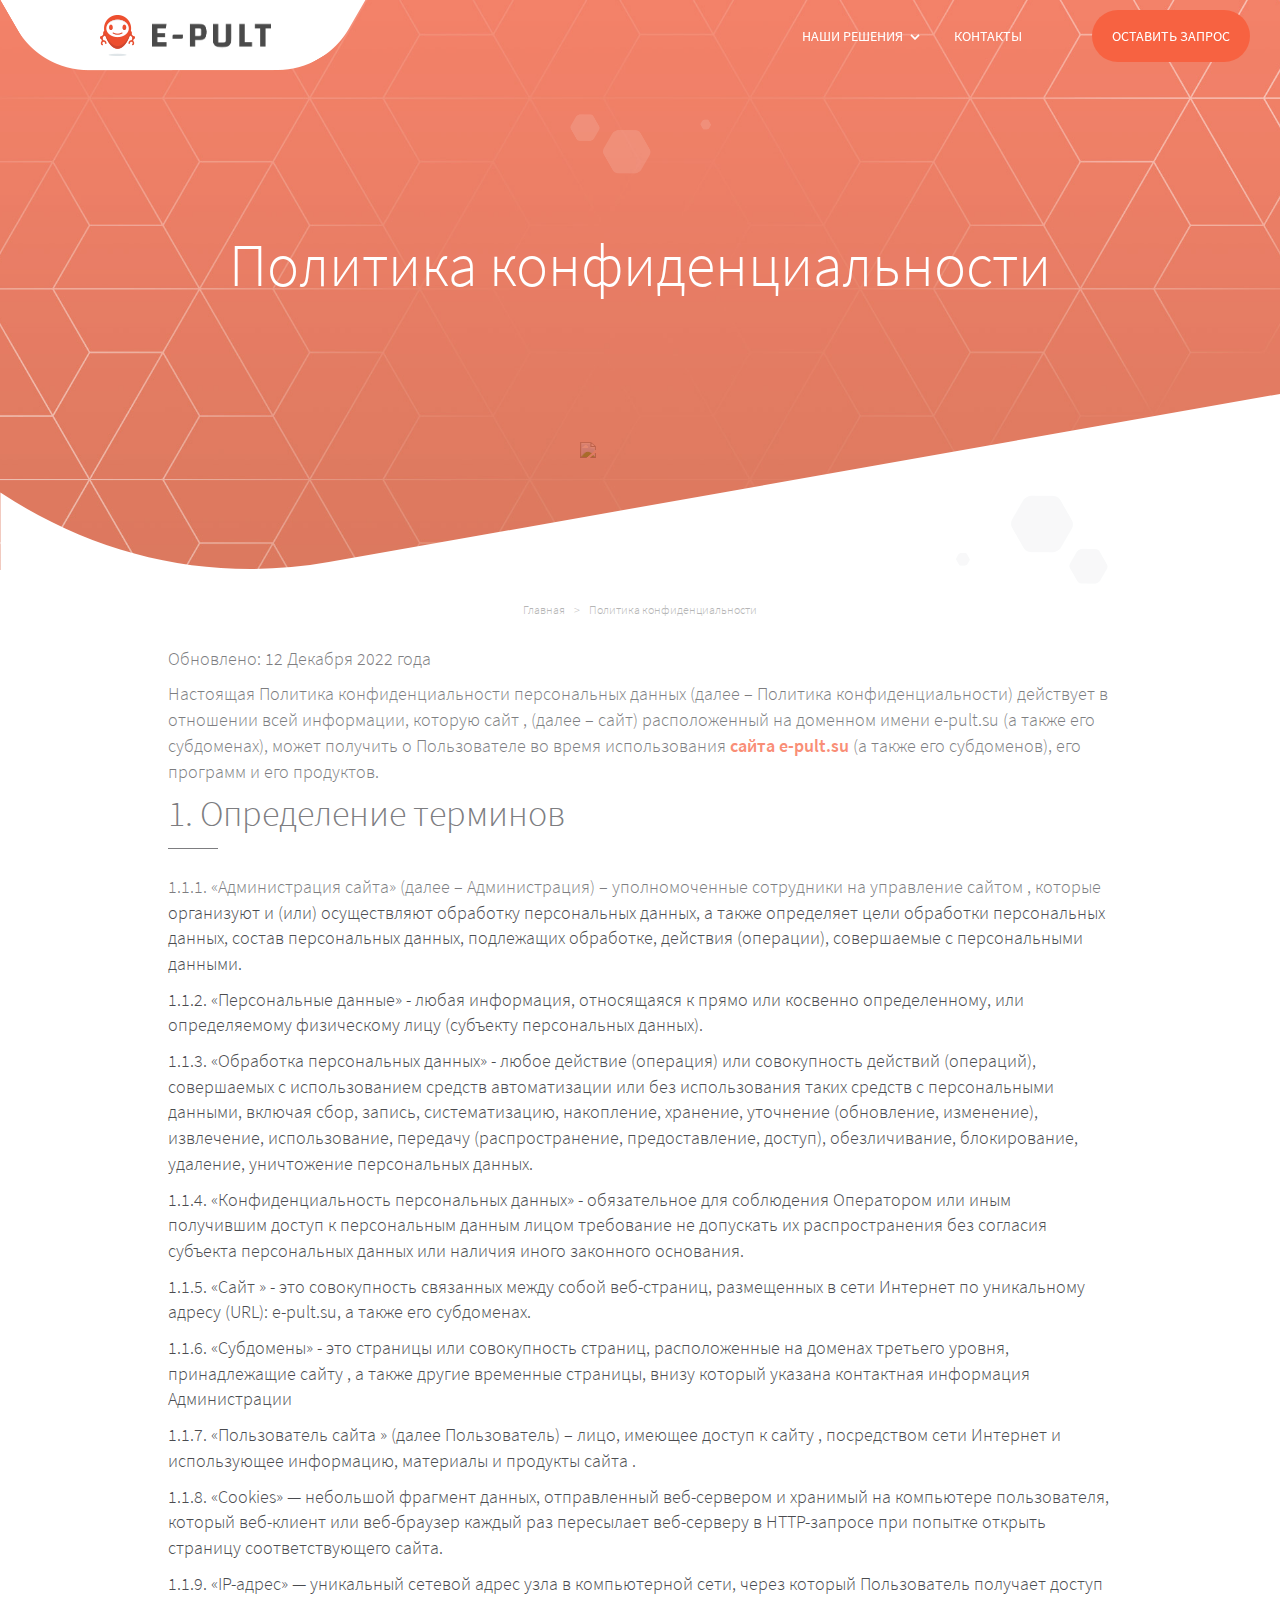
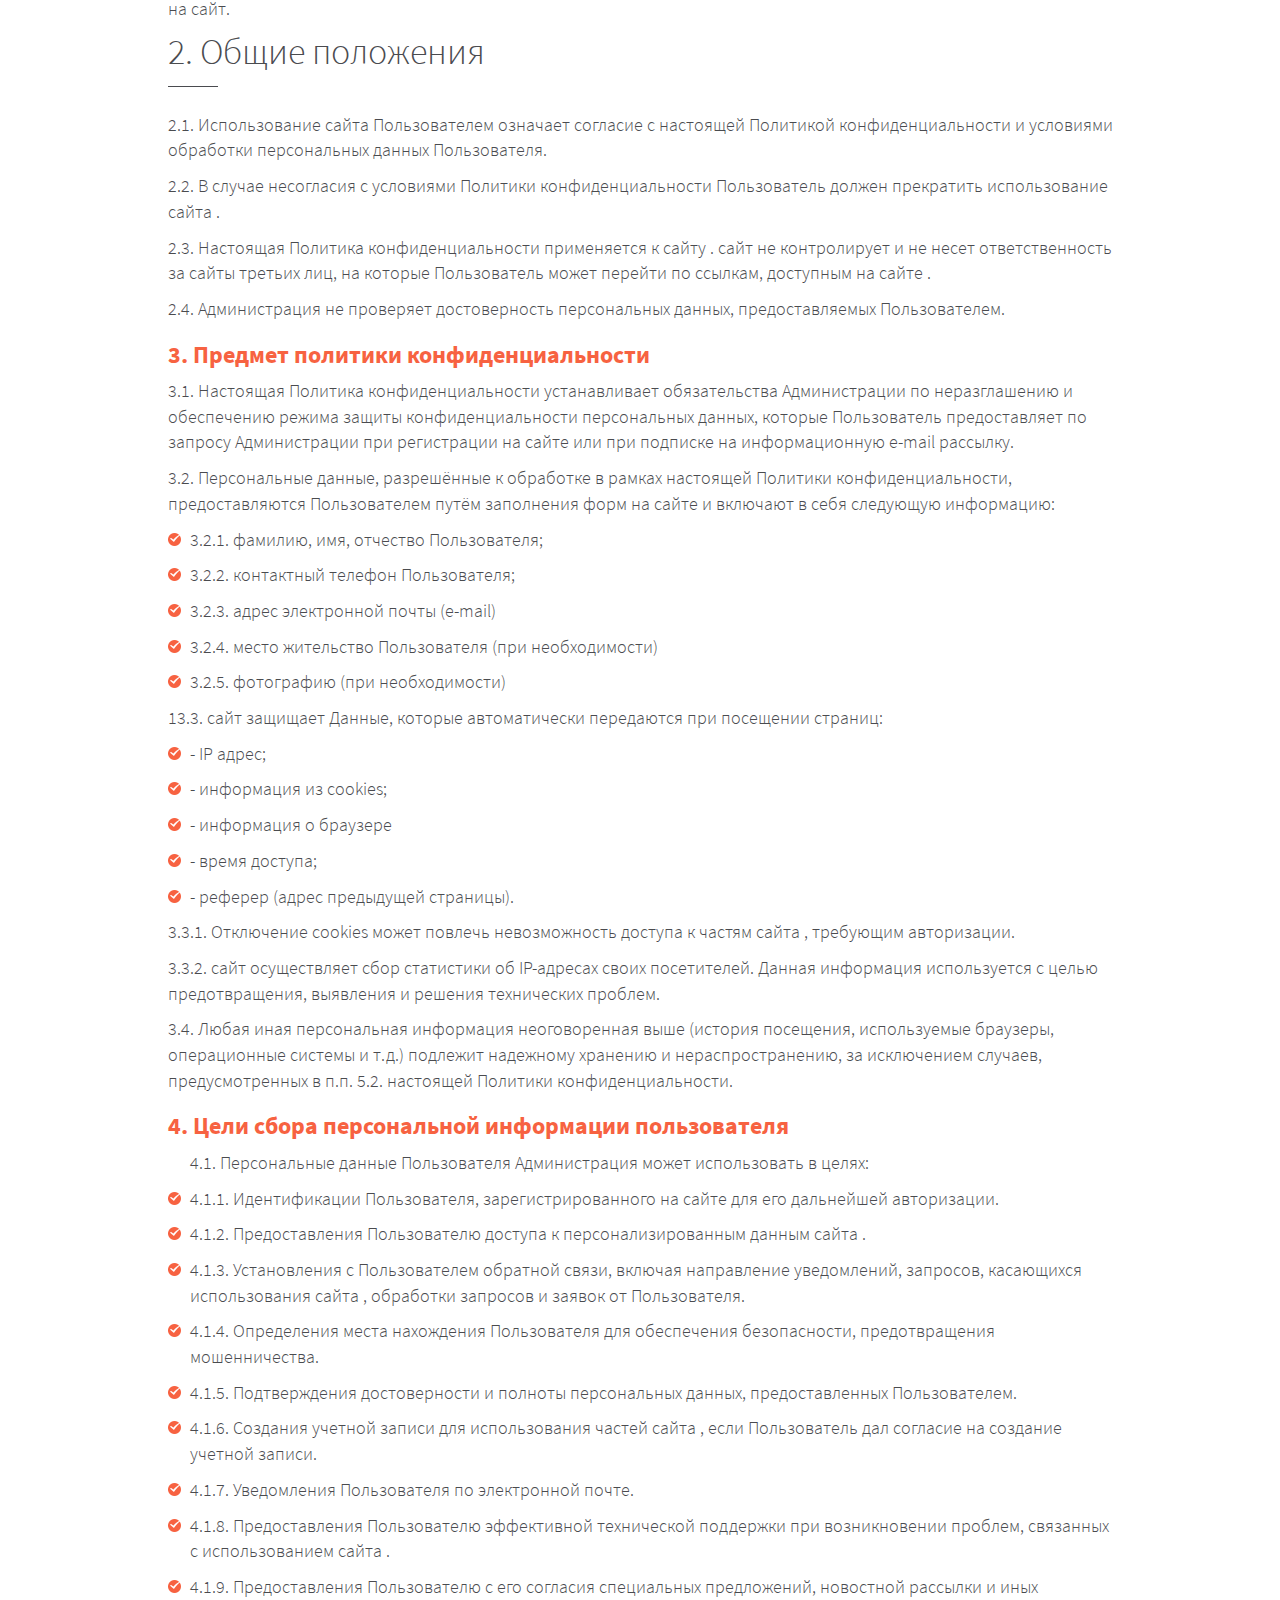
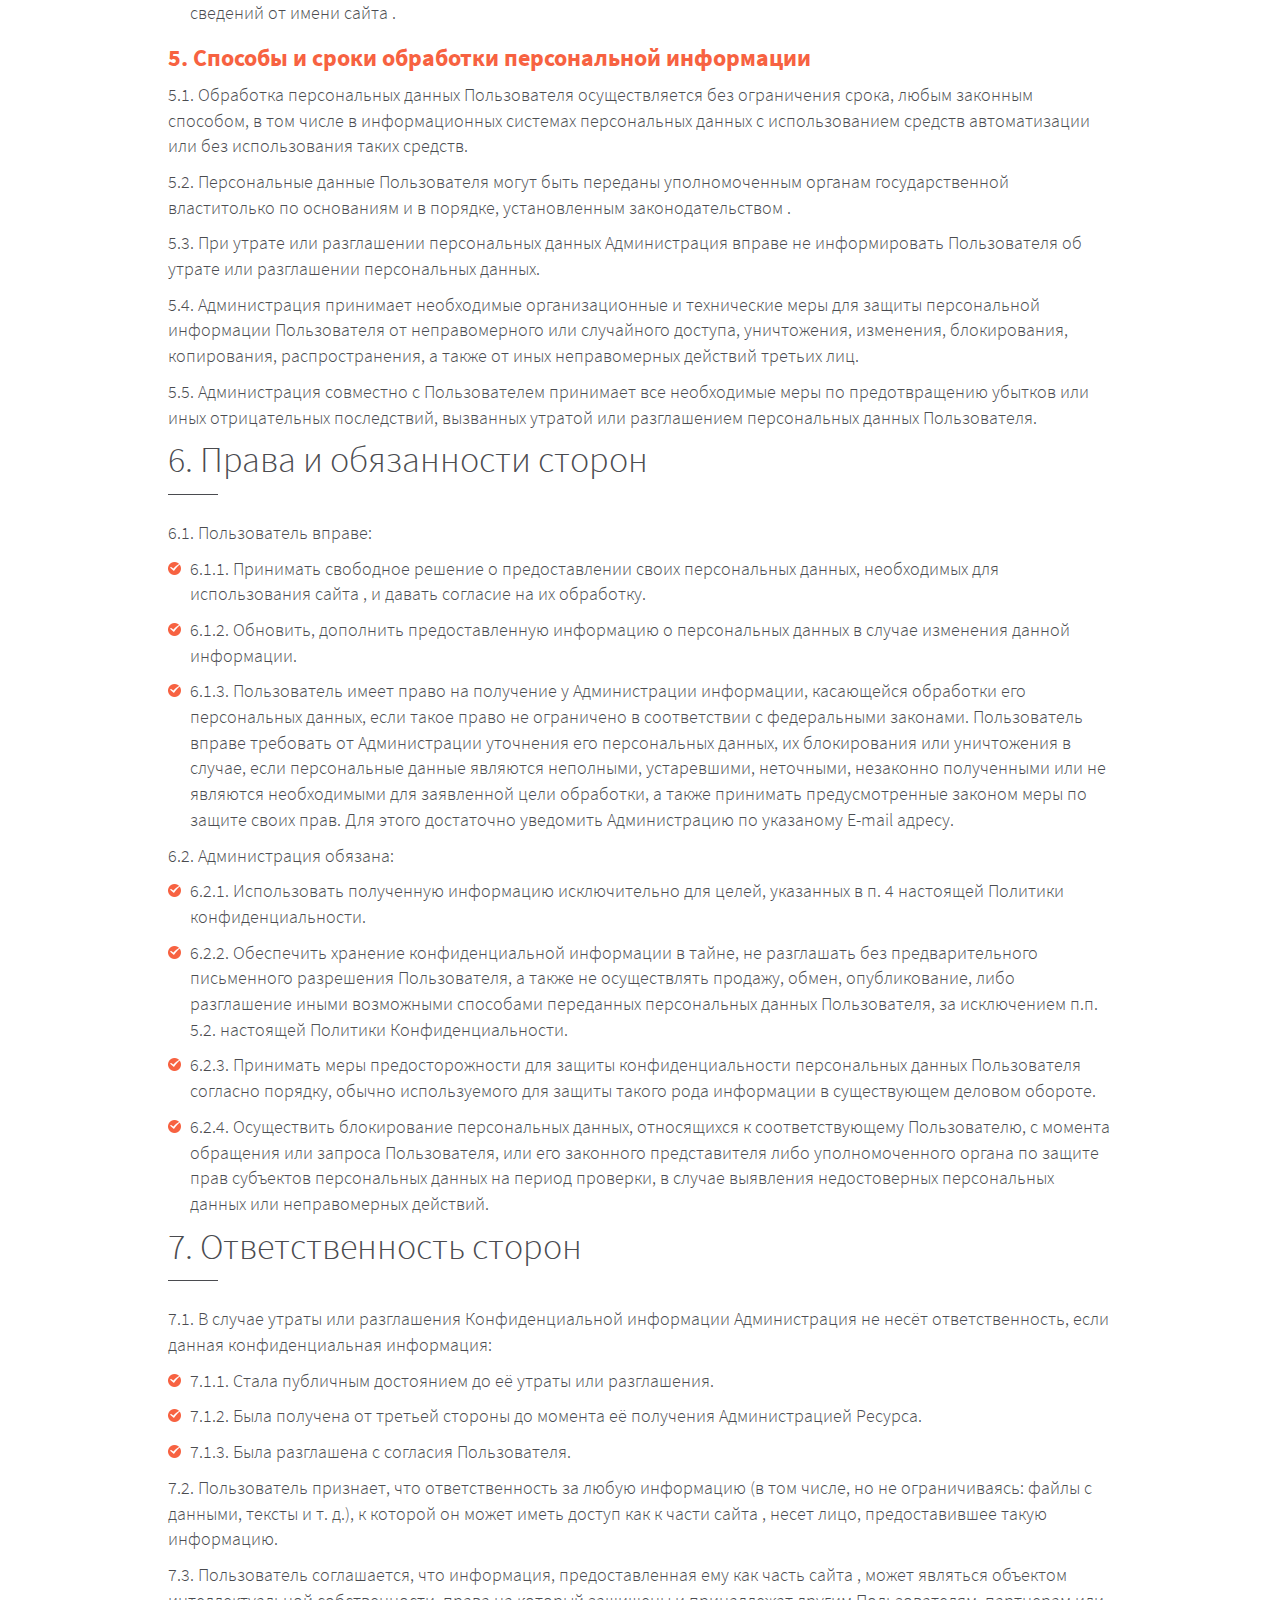
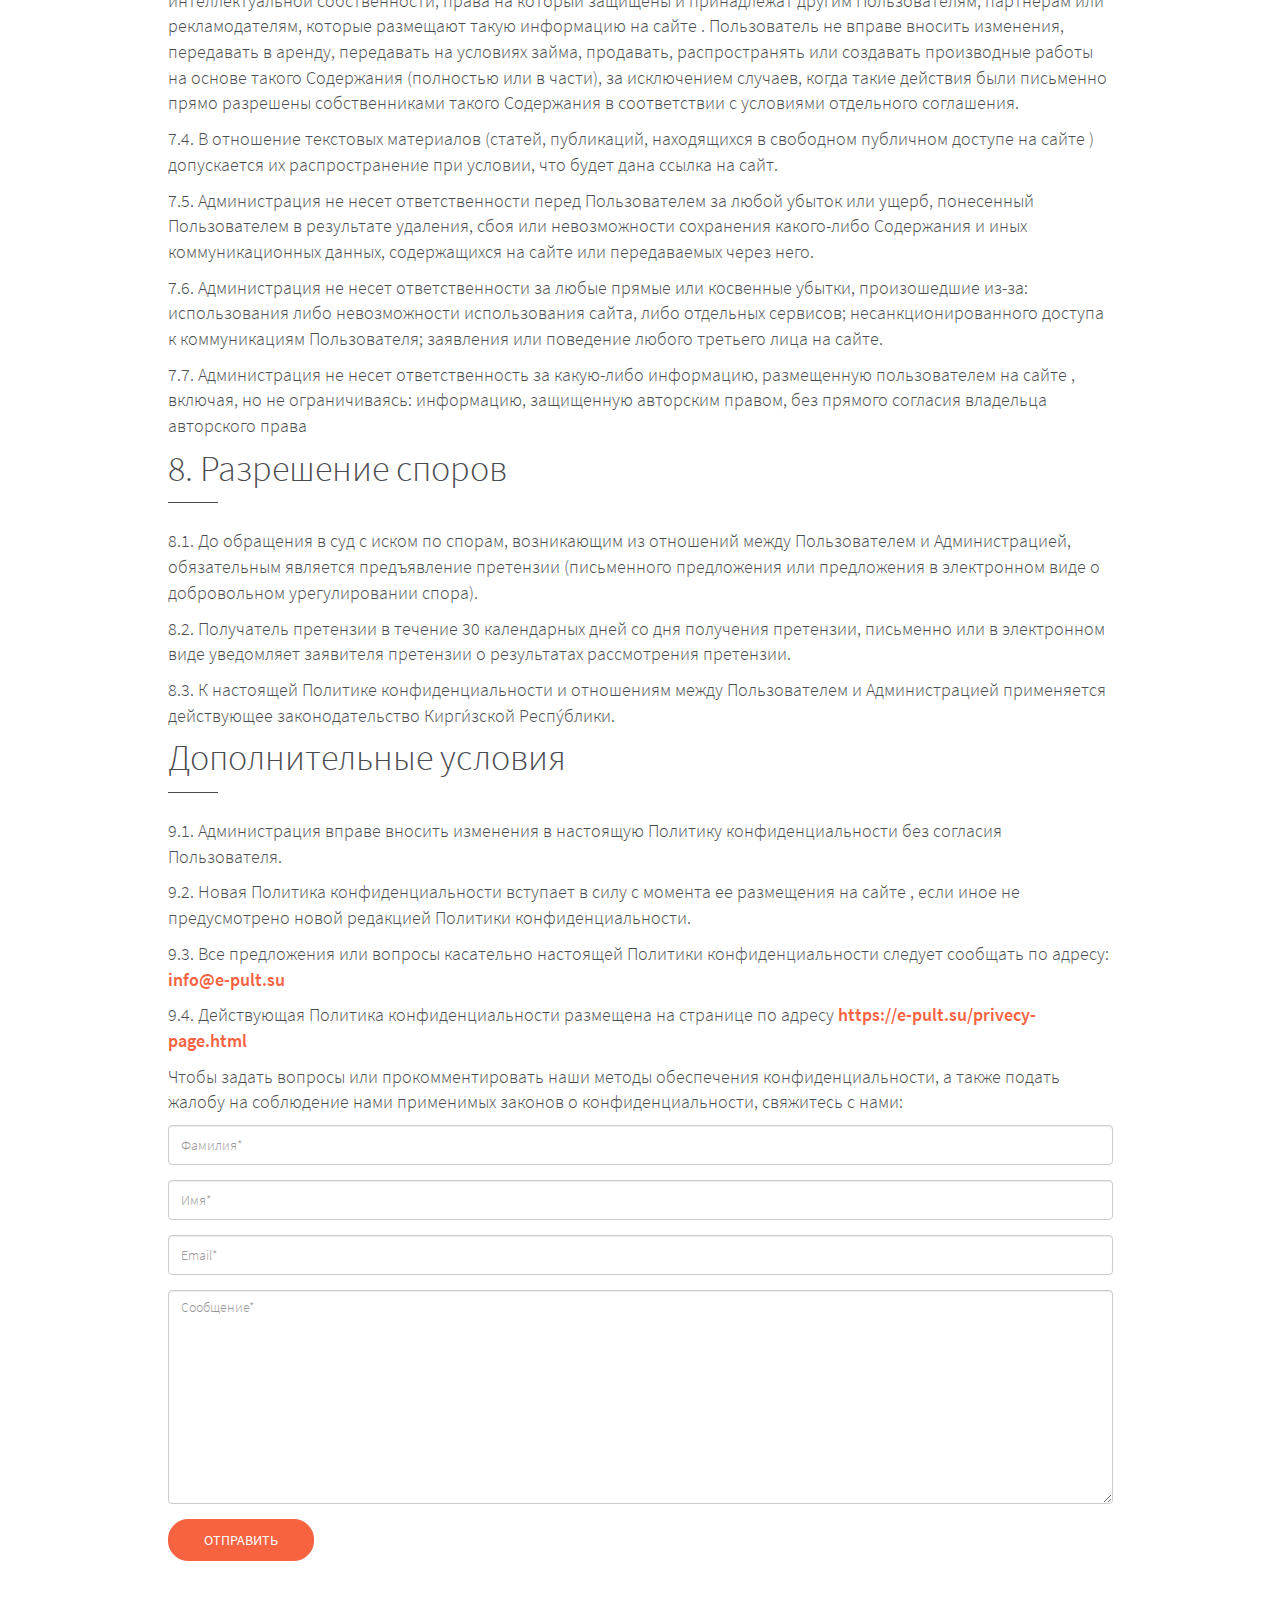
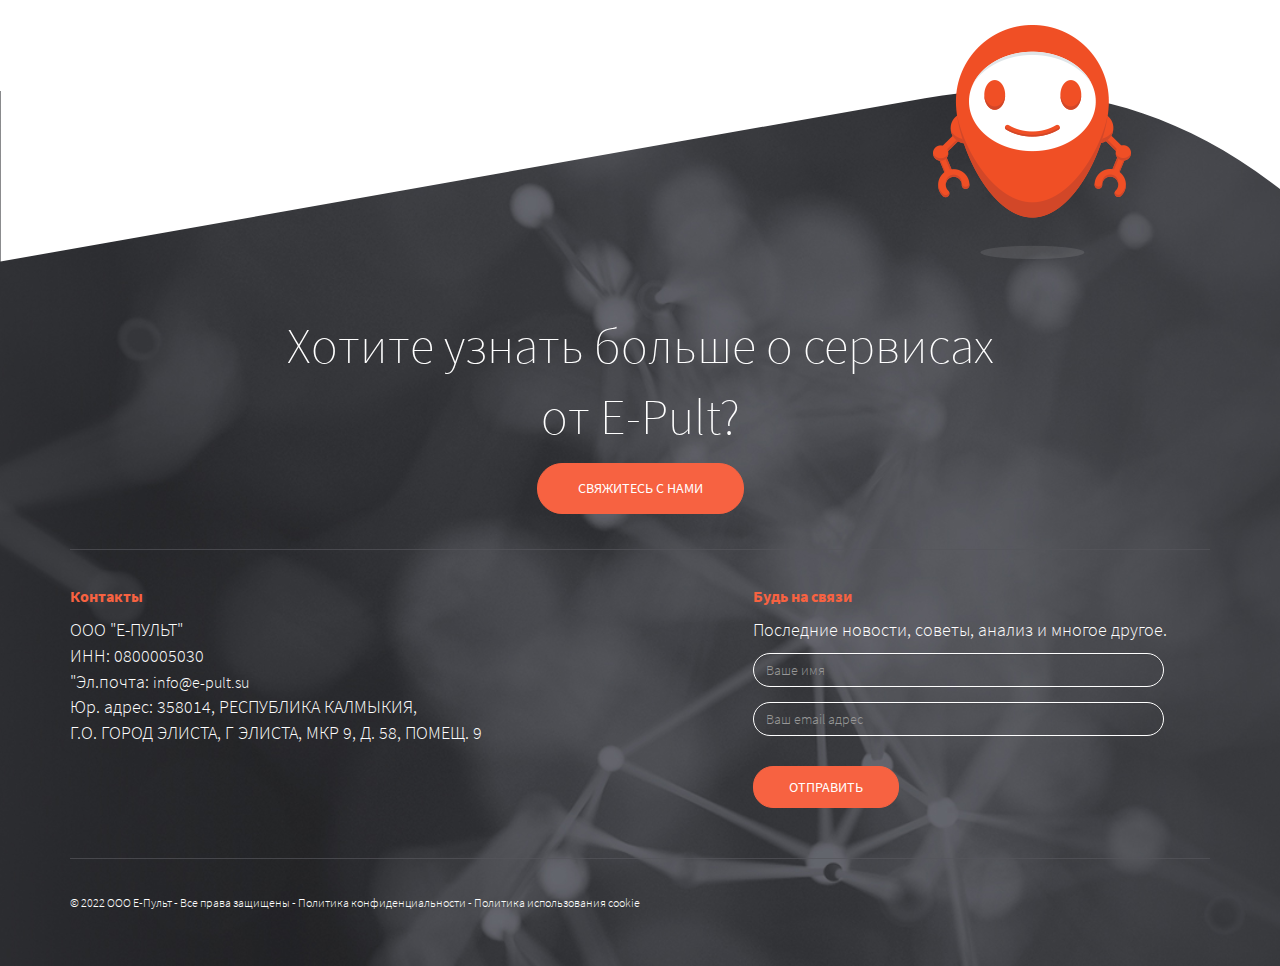
<file: policy-page.html>
<!DOCTYPE html>
<html lang="ru-RU" class="no-js">
<!--<![endif]-->

<head>
	<meta charset="utf-8">
	<meta http-equiv="X-UA-Compatible" content="IE=edge">
	<title>E-Pult | Решения для умных домов | Политика конфиденциальности</title>
	<meta name="viewport" content="width=device-width, initial-scale=1.0">



	<link rel="apple-touch-icon" sizes="180x180" href="images/apple-touch-icon.png">
	<link rel="icon" type="image/png" sizes="32x32" href="images/favicon-32x32.png">
	<link rel="icon" type="image/png" sizes="16x16" href="images/favicon-16x16.png">

	<link rel="mask-icon" href="fonts/safari-pinned-tab.svg" color="#5bbad5">
	<link rel="shortcut icon" href="favicon.ico">
	<meta name="apple-mobile-web-app-title" content="E-Pult">
	<meta name="application-name" content="E-Pult">
	<meta name="msapplication-TileColor" content="#00aba9">

	<meta name="theme-color" content="#ffffff">
	<!-- wordpress head functions -->
	<meta name="robots" content="index, follow, max-image-preview:large, max-snippet:-1, max-video-preview:-1">

	<!-- This site is optimized with the Yoast SEO plugin v18.4.1 - https://yoast.com/wordpress/plugins/seo/ -->
	<link rel="canonical" href="https://www.e-pult.su/policy-page.html/">

	<meta property="og:title" content="E-Pult - Решения для умных домов и предприятий. Политика конфиденциальности">
	<meta property="og:description"
		content="E-Pult - Решения для умных домов и предприятий. Автоматизация работы с маркетплейсами и системы безопасности">
	<meta property="og:url" content="https://www.e-pult.su/policy-page.html/">
	<meta property="og:site_name" content="E-PULT - современные умные решения">
	<meta property="article:modified_time" content="2021-02-08T11:10:38+00:00">
	<meta name="twitter:card" content="summary_large_image">
	<meta name="twitter:label1" content="Est. reading time">
	<meta name="twitter:data1" content="3 minutes">
	<!-- / Yoast SEO plugin. -->



	<link rel="dns-prefetch" href="//s.w.org">
	<script type="text/javascript">
		window._wpemojiSettings = { "baseUrl": "https:\/\/s.w.org\/images\/core\/emoji\/13.1.0\/72x72\/", "ext": ".png", "svgUrl": "https:\/\/s.w.org\/images\/core\/emoji\/13.1.0\/svg\/", "svgExt": ".svg", "source": { "concatemoji": "https:\/\/www.microej.com\/wp-includes\/js\/wp-emoji-release.min.js?ver=5.9.5" } };
		/*! This file is auto-generated */
		!function (e, a, t) { var n, r, o, i = a.createElement("canvas"), p = i.getContext && i.getContext("2d"); function s(e, t) { var a = String.fromCharCode; p.clearRect(0, 0, i.width, i.height), p.fillText(a.apply(this, e), 0, 0); e = i.toDataURL(); return p.clearRect(0, 0, i.width, i.height), p.fillText(a.apply(this, t), 0, 0), e === i.toDataURL() } function c(e) { var t = a.createElement("script"); t.src = e, t.defer = t.type = "text/javascript", a.getElementsByTagName("head")[0].appendChild(t) } for (o = Array("flag", "emoji"), t.supports = { everything: !0, everythingExceptFlag: !0 }, r = 0; r < o.length; r++)t.supports[o[r]] = function (e) { if (!p || !p.fillText) return !1; switch (p.textBaseline = "top", p.font = "600 32px Arial", e) { case "flag": return s([127987, 65039, 8205, 9895, 65039], [127987, 65039, 8203, 9895, 65039]) ? !1 : !s([55356, 56826, 55356, 56819], [55356, 56826, 8203, 55356, 56819]) && !s([55356, 57332, 56128, 56423, 56128, 56418, 56128, 56421, 56128, 56430, 56128, 56423, 56128, 56447], [55356, 57332, 8203, 56128, 56423, 8203, 56128, 56418, 8203, 56128, 56421, 8203, 56128, 56430, 8203, 56128, 56423, 8203, 56128, 56447]); case "emoji": return !s([10084, 65039, 8205, 55357, 56613], [10084, 65039, 8203, 55357, 56613]) }return !1 }(o[r]), t.supports.everything = t.supports.everything && t.supports[o[r]], "flag" !== o[r] && (t.supports.everythingExceptFlag = t.supports.everythingExceptFlag && t.supports[o[r]]); t.supports.everythingExceptFlag = t.supports.everythingExceptFlag && !t.supports.flag, t.DOMReady = !1, t.readyCallback = function () { t.DOMReady = !0 }, t.supports.everything || (n = function () { t.readyCallback() }, a.addEventListener ? (a.addEventListener("DOMContentLoaded", n, !1), e.addEventListener("load", n, !1)) : (e.attachEvent("onload", n), a.attachEvent("onreadystatechange", function () { "complete" === a.readyState && t.readyCallback() })), (n = t.source || {}).concatemoji ? c(n.concatemoji) : n.wpemoji && n.twemoji && (c(n.twemoji), c(n.wpemoji))) }(window, document, window._wpemojiSettings);
	</script>
	<style type="text/css">
		img.wp-smiley,
		img.emoji {
			display: inline !important;
			border: none !important;
			box-shadow: none !important;
			height: 1em !important;
			width: 1em !important;
			margin: 0 0.07em !important;
			vertical-align: -0.1em !important;
			background: none !important;
			padding: 0 !important;
		}
	</style>
	<link rel="stylesheet" id="codepeople-loading-page-style-css" href="css/loading-page.css" type="text/css" media>
	<link rel="stylesheet" id="codepeople-loading-page-style-effect-css" href="css/loading-page.css" type="text/css"
		media>
	<link rel="stylesheet" id="wp-block-library-css" href="css/style.min.css" type="text/css" media="all">
	<style id="global-styles-inline-css" type="text/css">
		body {
			--wp--preset--color--black: #000000;
			--wp--preset--color--cyan-bluish-gray: #abb8c3;
			--wp--preset--color--white: #ffffff;
			--wp--preset--color--pale-pink: #f78da7;
			--wp--preset--color--vivid-red: #cf2e2e;
			--wp--preset--color--luminous-vivid-orange: #ff6900;
			--wp--preset--color--luminous-vivid-amber: #fcb900;
			--wp--preset--color--light-green-cyan: #7bdcb5;
			--wp--preset--color--vivid-green-cyan: #00d084;
			--wp--preset--color--pale-cyan-blue: #8ed1fc;
			--wp--preset--color--vivid-cyan-blue: #0693e3;
			--wp--preset--color--vivid-purple: #9b51e0;
			--wp--preset--gradient--vivid-cyan-blue-to-vivid-purple: linear-gradient(135deg, rgba(6, 147, 227, 1) 0%, rgb(155, 81, 224) 100%);
			--wp--preset--gradient--light-green-cyan-to-vivid-green-cyan: linear-gradient(135deg, rgb(122, 220, 180) 0%, rgb(0, 208, 130) 100%);
			--wp--preset--gradient--luminous-vivid-amber-to-luminous-vivid-orange: linear-gradient(135deg, rgba(252, 185, 0, 1) 0%, rgba(255, 105, 0, 1) 100%);
			--wp--preset--gradient--luminous-vivid-orange-to-vivid-red: linear-gradient(135deg, rgba(255, 105, 0, 1) 0%, rgb(207, 46, 46) 100%);
			--wp--preset--gradient--very-light-gray-to-cyan-bluish-gray: linear-gradient(135deg, rgb(238, 238, 238) 0%, rgb(169, 184, 195) 100%);
			--wp--preset--gradient--cool-to-warm-spectrum: linear-gradient(135deg, rgb(74, 234, 220) 0%, rgb(151, 120, 209) 20%, rgb(207, 42, 186) 40%, rgb(238, 44, 130) 60%, rgb(251, 105, 98) 80%, rgb(254, 248, 76) 100%);
			--wp--preset--gradient--blush-light-purple: linear-gradient(135deg, rgb(255, 206, 236) 0%, rgb(152, 150, 240) 100%);
			--wp--preset--gradient--blush-bordeaux: linear-gradient(135deg, rgb(254, 205, 165) 0%, rgb(254, 45, 45) 50%, rgb(107, 0, 62) 100%);
			--wp--preset--gradient--luminous-dusk: linear-gradient(135deg, rgb(255, 203, 112) 0%, rgb(199, 81, 192) 50%, rgb(65, 88, 208) 100%);
			--wp--preset--gradient--pale-ocean: linear-gradient(135deg, rgb(255, 245, 203) 0%, rgb(182, 227, 212) 50%, rgb(51, 167, 181) 100%);
			--wp--preset--gradient--electric-grass: linear-gradient(135deg, rgb(202, 248, 128) 0%, rgb(113, 206, 126) 100%);
			--wp--preset--gradient--midnight: linear-gradient(135deg, rgb(2, 3, 129) 0%, rgb(40, 116, 252) 100%);
			--wp--preset--duotone--dark-grayscale: url('privacy-policy.html#wp-duotone-dark-grayscale');
			--wp--preset--duotone--grayscale: url('privacy-policy.html#wp-duotone-grayscale');
			--wp--preset--duotone--purple-yellow: url('privacy-policy.html#wp-duotone-purple-yellow');
			--wp--preset--duotone--blue-red: url('privacy-policy.html#wp-duotone-blue-red');
			--wp--preset--duotone--midnight: url('privacy-policy.html#wp-duotone-midnight');
			--wp--preset--duotone--magenta-yellow: url('privacy-policy.html#wp-duotone-magenta-yellow');
			--wp--preset--duotone--purple-green: url('privacy-policy.html#wp-duotone-purple-green');
			--wp--preset--duotone--blue-orange: url('privacy-policy.html#wp-duotone-blue-orange');
			--wp--preset--font-size--small: 13px;
			--wp--preset--font-size--medium: 20px;
			--wp--preset--font-size--large: 36px;
			--wp--preset--font-size--x-large: 42px;
		}

		.has-black-color {
			color: var(--wp--preset--color--black) !important;
		}

		.has-cyan-bluish-gray-color {
			color: var(--wp--preset--color--cyan-bluish-gray) !important;
		}

		.has-white-color {
			color: var(--wp--preset--color--white) !important;
		}

		.has-pale-pink-color {
			color: var(--wp--preset--color--pale-pink) !important;
		}

		.has-vivid-red-color {
			color: var(--wp--preset--color--vivid-red) !important;
		}

		.has-luminous-vivid-orange-color {
			color: var(--wp--preset--color--luminous-vivid-orange) !important;
		}

		.has-luminous-vivid-amber-color {
			color: var(--wp--preset--color--luminous-vivid-amber) !important;
		}

		.has-light-green-cyan-color {
			color: var(--wp--preset--color--light-green-cyan) !important;
		}

		.has-vivid-green-cyan-color {
			color: var(--wp--preset--color--vivid-green-cyan) !important;
		}

		.has-pale-cyan-blue-color {
			color: var(--wp--preset--color--pale-cyan-blue) !important;
		}

		.has-vivid-cyan-blue-color {
			color: var(--wp--preset--color--vivid-cyan-blue) !important;
		}

		.has-vivid-purple-color {
			color: var(--wp--preset--color--vivid-purple) !important;
		}

		.has-black-background-color {
			background-color: var(--wp--preset--color--black) !important;
		}

		.has-cyan-bluish-gray-background-color {
			background-color: var(--wp--preset--color--cyan-bluish-gray) !important;
		}

		.has-white-background-color {
			background-color: var(--wp--preset--color--white) !important;
		}

		.has-pale-pink-background-color {
			background-color: var(--wp--preset--color--pale-pink) !important;
		}

		.has-vivid-red-background-color {
			background-color: var(--wp--preset--color--vivid-red) !important;
		}

		.has-luminous-vivid-orange-background-color {
			background-color: var(--wp--preset--color--luminous-vivid-orange) !important;
		}

		.has-luminous-vivid-amber-background-color {
			background-color: var(--wp--preset--color--luminous-vivid-amber) !important;
		}

		.has-light-green-cyan-background-color {
			background-color: var(--wp--preset--color--light-green-cyan) !important;
		}

		.has-vivid-green-cyan-background-color {
			background-color: var(--wp--preset--color--vivid-green-cyan) !important;
		}

		.has-pale-cyan-blue-background-color {
			background-color: var(--wp--preset--color--pale-cyan-blue) !important;
		}

		.has-vivid-cyan-blue-background-color {
			background-color: var(--wp--preset--color--vivid-cyan-blue) !important;
		}

		.has-vivid-purple-background-color {
			background-color: var(--wp--preset--color--vivid-purple) !important;
		}

		.has-black-border-color {
			border-color: var(--wp--preset--color--black) !important;
		}

		.has-cyan-bluish-gray-border-color {
			border-color: var(--wp--preset--color--cyan-bluish-gray) !important;
		}

		.has-white-border-color {
			border-color: var(--wp--preset--color--white) !important;
		}

		.has-pale-pink-border-color {
			border-color: var(--wp--preset--color--pale-pink) !important;
		}

		.has-vivid-red-border-color {
			border-color: var(--wp--preset--color--vivid-red) !important;
		}

		.has-luminous-vivid-orange-border-color {
			border-color: var(--wp--preset--color--luminous-vivid-orange) !important;
		}

		.has-luminous-vivid-amber-border-color {
			border-color: var(--wp--preset--color--luminous-vivid-amber) !important;
		}

		.has-light-green-cyan-border-color {
			border-color: var(--wp--preset--color--light-green-cyan) !important;
		}

		.has-vivid-green-cyan-border-color {
			border-color: var(--wp--preset--color--vivid-green-cyan) !important;
		}

		.has-pale-cyan-blue-border-color {
			border-color: var(--wp--preset--color--pale-cyan-blue) !important;
		}

		.has-vivid-cyan-blue-border-color {
			border-color: var(--wp--preset--color--vivid-cyan-blue) !important;
		}

		.has-vivid-purple-border-color {
			border-color: var(--wp--preset--color--vivid-purple) !important;
		}

		.has-vivid-cyan-blue-to-vivid-purple-gradient-background {
			background: var(--wp--preset--gradient--vivid-cyan-blue-to-vivid-purple) !important;
		}

		.has-light-green-cyan-to-vivid-green-cyan-gradient-background {
			background: var(--wp--preset--gradient--light-green-cyan-to-vivid-green-cyan) !important;
		}

		.has-luminous-vivid-amber-to-luminous-vivid-orange-gradient-background {
			background: var(--wp--preset--gradient--luminous-vivid-amber-to-luminous-vivid-orange) !important;
		}

		.has-luminous-vivid-orange-to-vivid-red-gradient-background {
			background: var(--wp--preset--gradient--luminous-vivid-orange-to-vivid-red) !important;
		}

		.has-very-light-gray-to-cyan-bluish-gray-gradient-background {
			background: var(--wp--preset--gradient--very-light-gray-to-cyan-bluish-gray) !important;
		}

		.has-cool-to-warm-spectrum-gradient-background {
			background: var(--wp--preset--gradient--cool-to-warm-spectrum) !important;
		}

		.has-blush-light-purple-gradient-background {
			background: var(--wp--preset--gradient--blush-light-purple) !important;
		}

		.has-blush-bordeaux-gradient-background {
			background: var(--wp--preset--gradient--blush-bordeaux) !important;
		}

		.has-luminous-dusk-gradient-background {
			background: var(--wp--preset--gradient--luminous-dusk) !important;
		}

		.has-pale-ocean-gradient-background {
			background: var(--wp--preset--gradient--pale-ocean) !important;
		}

		.has-electric-grass-gradient-background {
			background: var(--wp--preset--gradient--electric-grass) !important;
		}

		.has-midnight-gradient-background {
			background: var(--wp--preset--gradient--midnight) !important;
		}

		.has-small-font-size {
			font-size: var(--wp--preset--font-size--small) !important;
		}

		.has-medium-font-size {
			font-size: var(--wp--preset--font-size--medium) !important;
		}

		.has-large-font-size {
			font-size: var(--wp--preset--font-size--large) !important;
		}

		.has-x-large-font-size {
			font-size: var(--wp--preset--font-size--x-large) !important;
		}
	</style>
	<link rel="stylesheet" id="contact-form-7-css" href="css/styles.css" type="text/css" media="all">
	<link rel="stylesheet" id="collapscore-css-css" href="css/core_style.css" type="text/css" media="all">
	<link rel="stylesheet" id="collapseomatic-css-css" href="css/light_style.css" type="text/css" media="all">
	<link rel="stylesheet" id="wpbs-css" href="css/styles.f6413c85.min.css" type="text/css" media="all">
	<link rel="stylesheet" id="wpbs-style-css" href="css/style.css" type="text/css" media="all">
	<script type="text/javascript" src="js/jquery.min.js" id="jquery-core-js"></script>
	<script type="text/javascript" src="js/jquery-migrate.min.js" id="jquery-migrate-js"></script>
	<script type="text/javascript" src="js/loading-logo.js" id="codepeople-loading-page-script-logo-js"></script>
	<script type="text/javascript" id="codepeople-loading-page-script-js-before">
		loading_page_settings = { "loadingScreen": 1, "closeBtn": true, "removeInOnLoad": false, "codeblock": "", "backgroundColor": "rgba(255,255,255,.8)", "foregroundColor": "#f76241", "backgroundImage": "", "additionalSeconds": 0, "pageEffect": "none", "backgroundRepeat": "repeat", "fullscreen": 0, "graphic": "logo", "text": 0, "lp_ls": { "logo": { "image": "https:\/\/www.microej.com\/wp-content\/uploads\/2018\/12\/mej.png" } }, "screen_size": "all", "screen_width": 0, "deepSearch": 0, "modifyDisplayRule": 0 };
	</script>
	<script type="text/javascript" src="js/loading-page.min.js" id="codepeople-loading-page-script-js"></script>
	<script type="text/javascript" src="js/modernizr.js" id="modernizr-js"></script>
	<link rel="https://api.w.org/" href="https://www.microej.com/wp-json/">
	
	<script type="text/javascript">
		var jQueryMigrateHelperHasSentDowngrade = false;

		window.onerror = function (msg, url, line, col, error) {
			// Break out early, do not processing if a downgrade reqeust was already sent.
			if (jQueryMigrateHelperHasSentDowngrade) {
				return true;
			}

			var xhr = new XMLHttpRequest();
			var nonce = '774422ed09';
			var jQueryFunctions = [
				'andSelf',
				'browser',
				'live',
				'boxModel',
				'support.boxModel',
				'size',
				'swap',
				'clean',
				'sub',
			];
			var match_pattern = /\)\.(.+?) is not a function/;
			var erroredFunction = msg.match(match_pattern);

			// If there was no matching functions, do not try to downgrade.
			if (typeof erroredFunction !== 'object' || typeof erroredFunction[1] === "undefined" || -1 === jQueryFunctions.indexOf(erroredFunction[1])) {
				return true;
			}

			// Set that we've now attempted a downgrade request.
			jQueryMigrateHelperHasSentDowngrade = true;

			xhr.open('POST', '#');
			xhr.setRequestHeader('Content-Type', 'application/x-www-form-urlencoded');
			xhr.onload = function () {
				var response,
					reload = false;

				if (200 === xhr.status) {
					try {
						response = JSON.parse(xhr.response);

						reload = response.data.reload;
					} catch (e) {
						reload = false;
					}
				}

				// Automatically reload the page if a deprecation caused an automatic downgrade, ensure visitors get the best possible experience.
				if (reload) {
					location.reload();
				}
			};

			xhr.send(encodeURI('action=jquery-migrate-downgrade-version&_wpnonce=' + nonce));

			// Suppress error alerts in older browsers
			return true;
		}
	</script>

	<style type="text/css">
		.recentcomments a {
			display: inline !important;
			padding: 0 !important;
			margin: 0 !important;
		}
	</style>
	<script type="text/javascript" src="js/2904.js" async="async"></script>
	<style>
		body {
			visibility: hidden;
		}
	</style><noscript>
		<style>
			body {
				visibility: visible;
			}
		</style>
	</noscript>
	<link rel="preload" href="images/mej.png" as="image"
		type="image/svg+xml"> <!-- end of wordpress head -->
	<!-- IE8 fallback moved below head to work properly. Added respond as well. Tested to work. -->
	<!-- media-queries.js (fallback) -->
	<!--[if lt IE 9]>
			<script src="http://css3-mediaqueries-js.googlecode.com/svn/trunk/css3-mediaqueries.js"></script>			
		<![endif]-->

	<!-- html5.js -->
	<!--[if lt IE 9]>
			<script src="http://html5shim.googlecode.com/svn/trunk/html5.js"></script>
		<![endif]-->

	<!-- respond.js -->
	<!--[if lt IE 9]>
		          <script type='text/javascript' src="http://cdnjs.cloudflare.com/ajax/libs/respond.js/1.4.2/respond.js"></script>
		<![endif]-->
	<link href="css/bootstrap.min.css" rel="stylesheet">
	<link rel="stylesheet" href="css/font-awesome.min.css">

	<link rel="stylesheet" href="css/2018.css">
	<link rel="stylesheet" href="css/lightbox.min.css">
	<link rel="stylesheet" href="css/animate.min.css">
	<link rel="stylesheet" href="css/timeline2.css">
	<link rel="stylesheet" href="css/odometer-theme-default.css">

</head>

<body class="page-template-default page page-id-6874">
	<!-- Google Tag Manager (noscript) -->
	
	<!-- End Google Tag Manager (noscript) -->
	<header role="banner" class="header ">
		<div class="navbar navbar-fixed-top ">
			<div class="navbar-header ">
				<button type="button" class="navbar-toggle" data-toggle="collapse"
					data-target=".navbar-responsive-collapse">
					<span class="icon-bar"></span>
					<span class="icon-bar"></span>
					<span class="icon-bar"></span>
				</button>
				<a class="navbar-brand "
					title="Design performant, secure, reliable and future-proof electronic products thanks to MicroEJ, the &quot;tiny sibling of Android&quot; for home appliances, industrial gateways, wearables, smart printers, medical devices, smart city and more."
					href="https://www.e-pult.su">
					<img src="images/logo-avatar.png" alt="E-PULT | Автоматизация строений и работы на маркетплейсах"
						class="logo_avatar">
					<img src="images/logo-txt.png" alt="E-PULT | Автоматизация строений и работы на маркетплейсах" class="logo_txt">
				</a>
			</div>
			<div class="container-fluid">
				<div class="row">
					<div class="col-xs-12">
						<div class="collapse navbar-collapse navbar-responsive-collapse navbar-right">
							<ul id="menu-menu" class="nav navbar-nav">
								<li id="menu-item-6"
									class="dropdown menu-item menu-item-type-custom menu-item-object-custom menu-item-has-children">
									<a href="#" class="dropdown-toggle" data-toggle="dropdown">Наши решения<span
											class="icon-caret"></span></a>
									<ul class="dropdown-menu">
										<li id="menu-item-241"
											class="menu-item menu-item-type-post_type menu-item-object-solution"><a
												href="smart-homes-and-buildings.html">СИСТЕМА УМНЫЙ ДОМ</a>
										</li>
										<li id="menu-item-242"
											class="menu-item menu-item-type-post_type menu-item-object-solution"><a
												href="smart-city.html">СИСТЕМА УМНЫЙ ГОРОД</a></li>
										<li id="menu-item-10211"
											class="menu-item menu-item-type-custom menu-item-object-custom"><a
												href="security-page.html">СИСТЕМЫ БЕЗОПАСНОСТИ</a>
										</li>
										<li id="menu-item-243"
											class="menu-item menu-item-type-post_type menu-item-object-solution"><a
												href="smart-wall.html">Умный Жилой Комплекс</a>
										</li>
										<li id="menu-item-240"
											class="menu-item menu-item-type-post_type menu-item-object-solution"><a
												href="smart-office.html">УМНЫЙ ОФИС</a></li>
										<li id="menu-item-13607"
											class="menu-item menu-item-type-custom menu-item-object-custom"><a
												href="smart-industry.html">ЦИФРОВОЕ ПРЕДПРИЯТИЕ</a></li>
										<li id="menu-item-13924"
											class="menu-item menu-item-type-custom menu-item-object-custom"><a
												href="marketplace-service.html">Работа с маркетплейсами</a></li>
									</ul>
								</li>


								<li id="menu-item-239" class="menu-item menu-item-type-post_type menu-item-object-page">
									<a href="#contacts">Контакты</a>
								</li>
								<li id="menu-item-291"
									class="demo_btn_menu menu-item menu-item-type-custom menu-item-object-custom"><a
										href="contact-page.html">Оставить запрос</a></li>
								
							</ul>
						</div>
					</div>
				</div>
			</div>



		</div> <!-- end .navbar -->

	</header> <!-- end header -->




	<div class="container-fluid nopadding relative bg_black banner"
		style="background:url(images/fond-paralaxe-1.jpg) no-repeat center center / cover">
		<div class="container">
			<span class="motif"></span>
			<div class="row">
				<div class="col-xs-12 banner_txt white text-center">
					<p>Политика конфиденциальности</p>
				</div>
			</div>
		</div>
		<span class="svg_container svg_bottom">
			<img src="fonts/courbe-haut.svg" class="svg_top">
		</span>
	</div>
	<div class="container breadcrumb_container">
		<span class="motif"></span>
		<div class="row">
			<div class="col-xs-12 breadcrumb_content bg_white text-center">

				<p id="breadcrumbs" class><span><span><a href="https://www.e-pult.su/">Главная</a> <span
								class="separator">&gt;</span> <span class="breadcrumb_last" aria-current="page">Политика
								конфиденциальности</span></span></span></p>
			</div>
		</div>
	</div>
	<div class="line_container">
		<div class="container">
			<div class="row">
				<div class="col-md-12 col-lg-10 col-lg-offset-1 padded post_content">
					<p>Обновлено: 12 Декабря 2022 года</p>
					<p>Настоящая Политика конфиденциальности персональных данных (далее – Политика конфиденциальности)
						действует в отношении всей информации, которую сайт , (далее – сайт) расположенный на доменном
						имени e-pult.su
						(а также его субдоменах), может получить о Пользователе во время
						использования <strong> сайта e-pult.su</strong>
						(а также его субдоменов), его программ и его продуктов.</p>
					<h2>1. Определение терминов</h2>
					<p>1.1.1. «Администрация сайта» (далее – Администрация) – уполномоченные сотрудники на управление
						сайтом , которые организуют и (или) осуществляют обработку персональных данных, а также
						определяет цели обработки персональных данных, состав персональных данных, подлежащих обработке,
						действия (операции), совершаемые с персональными данными.</p>
					<p>1.1.2. «Персональные данные» - любая информация, относящаяся к прямо или косвенно определенному,
						или определяемому физическому лицу (субъекту персональных данных).</p>
					<p>1.1.3. «Обработка персональных данных» - любое действие (операция) или совокупность действий
						(операций), совершаемых с использованием средств автоматизации или без использования таких
						средств с персональными данными, включая сбор, запись, систематизацию, накопление, хранение,
						уточнение (обновление, изменение), извлечение, использование, передачу (распространение,
						предоставление, доступ), обезличивание, блокирование, удаление, уничтожение персональных данных.
					</p>
					<p>1.1.4. «Конфиденциальность персональных данных» - обязательное для соблюдения Оператором или иным
						получившим доступ к персональным данным лицом требование не допускать их распространения без
						согласия субъекта персональных данных или наличия иного законного основания.</p>
					<p>1.1.5. «Сайт » - это совокупность связанных между собой веб-страниц, размещенных в сети Интернет
						по уникальному адресу (URL): e-pult.su, а также его субдоменах.</p>
					<p>1.1.6. «Субдомены» - это страницы или совокупность страниц, расположенные на доменах третьего
						уровня, принадлежащие сайту , а также другие временные страницы, внизу который указана
						контактная информация Администрации</p>
					<p>1.1.7. «Пользователь сайта » (далее Пользователь) – лицо, имеющее доступ к сайту , посредством
						сети Интернет и использующее информацию, материалы и продукты сайта .</p>
					<p>1.1.8. «Cookies» — небольшой фрагмент данных, отправленный веб-сервером и хранимый на компьютере
						пользователя, который веб-клиент или веб-браузер каждый раз пересылает веб-серверу в
						HTTP-запросе при попытке открыть страницу соответствующего сайта.</p>
					<p>1.1.9. «IP-адрес» — уникальный сетевой адрес узла в компьютерной сети, через который Пользователь
						получает доступ на сайт.</p>
					<h2>2. Общие положения</h2>
					<p>2.1. Использование сайта Пользователем означает согласие с настоящей Политикой конфиденциальности
						и условиями обработки персональных данных Пользователя.</p>
					<p>2.2. В случае несогласия с условиями Политики конфиденциальности Пользователь должен прекратить
						использование сайта .</p>
					<p>2.3. Настоящая Политика конфиденциальности применяется к сайту . сайт не контролирует и не несет
						ответственность за сайты третьих лиц, на которые Пользователь может перейти по ссылкам,
						доступным на сайте .</p>
					<p>2.4. Администрация не проверяет достоверность персональных данных, предоставляемых Пользователем.
					</p>
					<h3>3. Предмет политики конфиденциальности</h3>
					<p>3.1. Настоящая Политика конфиденциальности устанавливает обязательства Администрации по
						неразглашению и обеспечению режима защиты конфиденциальности персональных данных, которые
						Пользователь предоставляет по запросу Администрации при регистрации на сайте или при подписке на
						информационную e-mail рассылку.</p>
					<p>3.2. Персональные данные, разрешённые к обработке в рамках настоящей Политики конфиденциальности,
						предоставляются Пользователем путём заполнения форм на сайте и включают в себя следующую
						информацию:</p>
					<ul>
						<li>3.2.1. фамилию, имя, отчество Пользователя;
						</li>
						<li>3.2.2. контактный телефон Пользователя;
						</li>
						<li>3.2.3. адрес электронной почты (e-mail)
						</li>
						<li>3.2.4. место жительство Пользователя (при необходимости)
						</li>
						<li>3.2.5. фотографию (при необходимости)
						</li>

					</ul>
					<p>13.3. сайт защищает Данные, которые автоматически передаются при посещении страниц:</p>
					<ul>
						<li>- IP адрес;</li>
						<li>- информация из cookies;</li>
						<li>- информация о браузере</li>
						<li>- время доступа;</li>
						<li>- реферер (адрес предыдущей страницы).</li>
					</ul>
					<p>3.3.1. Отключение cookies может повлечь невозможность доступа к частям сайта , требующим
						авторизации.</p>
					<p>3.3.2. сайт осуществляет сбор статистики об IP-адресах своих посетителей. Данная информация
						используется с целью предотвращения, выявления и решения технических проблем.</p>
					<p>3.4. Любая иная персональная информация неоговоренная выше (история посещения, используемые
						браузеры, операционные системы и т.д.) подлежит надежному хранению и нераспространению, за
						исключением случаев, предусмотренных в п.п. 5.2. настоящей Политики конфиденциальности.</p>
					<h3>4. Цели сбора персональной информации пользователя</h3>
					<ul>
						<p>4.1. Персональные данные Пользователя Администрация может использовать в целях:</p>
						<li>4.1.1. Идентификации Пользователя, зарегистрированного на сайте для его дальнейшей
							авторизации.
						</li>
						<li>4.1.2. Предоставления Пользователю доступа к персонализированным данным сайта .
						</li>
						<li>4.1.3. Установления с Пользователем обратной связи, включая направление уведомлений,
							запросов,
							касающихся использования сайта , обработки запросов и заявок от Пользователя.
						</li>
						<li>4.1.4. Определения места нахождения Пользователя для обеспечения безопасности,
							предотвращения
							мошенничества.
						</li>
						<li>4.1.5. Подтверждения достоверности и полноты персональных данных, предоставленных
							Пользователем.
						</li>
						<li>4.1.6. Создания учетной записи для использования частей сайта , если Пользователь дал
							согласие
							на создание учетной записи.
						</li>
						<li>4.1.7. Уведомления Пользователя по электронной почте.
						</li>
						<li>4.1.8. Предоставления Пользователю эффективной технической поддержки при возникновении
							проблем,
							связанных с использованием сайта .
						</li>
						<li>4.1.9. Предоставления Пользователю с его согласия специальных предложений, новостной
							рассылки и
							иных сведений от имени сайта .
						</li>
					</ul>

					<h3>5. Способы и сроки обработки персональной информации</h3>
					<p>5.1. Обработка персональных данных Пользователя осуществляется без ограничения срока, любым
						законным способом, в том числе в информационных системах персональных данных с использованием
						средств автоматизации или без использования таких средств.</p>
					<p>5.2. Персональные данные Пользователя могут быть переданы уполномоченным органам государственной
						властитолько по основаниям и в порядке, установленным законодательством .</p>
					<p>5.3. При утрате или разглашении персональных данных Администрация вправе не информировать
						Пользователя об утрате или разглашении персональных данных.</p>
					<p>5.4. Администрация принимает необходимые организационные и технические меры для защиты
						персональной информации Пользователя от неправомерного или случайного доступа, уничтожения,
						изменения, блокирования, копирования, распространения, а также от иных неправомерных действий
						третьих лиц.</p>
					<p>5.5. Администрация совместно с Пользователем принимает все необходимые меры по предотвращению
						убытков или иных отрицательных последствий, вызванных утратой или разглашением персональных
						данных Пользователя.</p>

					<h2>6. Права и обязанности сторон</h2>
					<p>6.1. Пользователь вправе:</p>
					<ul>
						<li>6.1.1. Принимать свободное решение о предоставлении своих персональных данных, необходимых
							для использования сайта , и давать согласие на их обработку.</li>
						<li>6.1.2. Обновить, дополнить предоставленную информацию о персональных данных в случае
							изменения данной информации.</li>
						<li>6.1.3. Пользователь имеет право на получение у Администрации информации, касающейся
							обработки его персональных данных, если такое право не ограничено в соответствии с
							федеральными законами. Пользователь вправе требовать от Администрации уточнения его
							персональных данных, их блокирования или уничтожения в случае, если персональные данные
							являются неполными, устаревшими, неточными, незаконно полученными или не являются
							необходимыми для заявленной цели обработки, а также принимать предусмотренные законом меры
							по защите своих прав. Для этого достаточно уведомить Администрацию по указаному E-mail
							адресу.</li>
					</ul>
					<p>6.2. Администрация обязана:</p>
					<ul>
						<li>6.2.1. Использовать полученную информацию исключительно для целей, указанных в п. 4
							настоящей Политики конфиденциальности.</li>
						<li>6.2.2. Обеспечить хранение конфиденциальной информации в тайне, не разглашать без
							предварительного письменного разрешения Пользователя, а также не осуществлять продажу,
							обмен, опубликование, либо разглашение иными возможными способами переданных персональных
							данных Пользователя, за исключением п.п. 5.2. настоящей Политики Конфиденциальности.</li>
						<li>6.2.3. Принимать меры предосторожности для защиты конфиденциальности персональных данных
							Пользователя согласно порядку, обычно используемого для защиты такого рода информации в
							существующем деловом обороте.</li>
						<li>6.2.4. Осуществить блокирование персональных данных, относящихся к соответствующему
							Пользователю, с момента обращения или запроса Пользователя, или его законного представителя
							либо уполномоченного органа по защите прав субъектов персональных данных на период проверки,
							в случае выявления недостоверных персональных данных или неправомерных действий.</li>
					</ul>

					<h2>7. Ответственность сторон</h2>
					<p>7.1. В случае утраты или разглашения Конфиденциальной информации Администрация не несёт
						ответственность, если данная конфиденциальная информация:</p>
					<ul>
						<li>7.1.1. Стала публичным достоянием до её утраты или разглашения.</li>
						<li>7.1.2. Была получена от третьей стороны до момента её получения Администрацией Ресурса.</li>
						<li>7.1.3. Была разглашена с согласия Пользователя.</li>
					</ul>
					<p>7.2. Пользователь признает, что ответственность за любую информацию (в том числе, но не
						ограничиваясь: файлы с данными, тексты и т. д.), к которой он может иметь доступ как к части
						сайта , несет лицо, предоставившее такую информацию.</p>
					<p>7.3. Пользователь соглашается, что информация, предоставленная ему как часть сайта , может
						являться объектом интеллектуальной собственности, права на который защищены и принадлежат другим
						Пользователям, партнерам или рекламодателям, которые размещают такую информацию на сайте .
						Пользователь не вправе вносить изменения, передавать в аренду, передавать на условиях займа,
						продавать, распространять или создавать производные работы на основе такого Содержания
						(полностью или в части), за исключением случаев, когда такие действия были письменно прямо
						разрешены собственниками такого Содержания в соответствии с условиями отдельного соглашения.</p>
					<p>7.4. В отношение текстовых материалов (статей, публикаций, находящихся в свободном публичном
						доступе на сайте ) допускается их распространение при условии, что будет дана ссылка на сайт.
					</p>
					<p>7.5. Администрация не несет ответственности перед Пользователем за любой убыток или ущерб,
						понесенный Пользователем в результате удаления, сбоя или невозможности сохранения какого-либо
						Содержания и иных коммуникационных данных, содержащихся на сайте или передаваемых через него.
					</p>
					<p>7.6. Администрация не несет ответственности за любые прямые или косвенные убытки, произошедшие
						из-за: использования либо невозможности использования сайта, либо отдельных сервисов;
						несанкционированного доступа к коммуникациям Пользователя; заявления или поведение любого
						третьего лица на сайте.</p>
					<p>7.7. Администрация не несет ответственность за какую-либо информацию, размещенную пользователем
						на сайте , включая, но не ограничиваясь: информацию, защищенную авторским правом, без прямого
						согласия владельца авторского права</p>

					<h2>8. Разрешение споров</h2>
					<p>8.1. До обращения в суд с иском по спорам, возникающим из отношений между Пользователем и
						Администрацией, обязательным является предъявление претензии (письменного предложения или
						предложения в электронном виде о добровольном урегулировании спора).</p>
					<p>8.2. Получатель претензии в течение 30 календарных дней со дня получения претензии, письменно или
						в электронном виде уведомляет заявителя претензии о результатах рассмотрения претензии.</p>
					<p>8.3. К настоящей Политике конфиденциальности и отношениям между Пользователем и Администрацией
						применяется действующее законодательство Кирги́зской Респу́блики.</p>

					<h2>Дополнительные условия</h2>
					<p>9.1. Администрация вправе вносить изменения в настоящую Политику конфиденциальности без согласия
						Пользователя.</p>
					<p>9.2. Новая Политика конфиденциальности вступает в силу с момента ее размещения на сайте , если
						иное не предусмотрено новой редакцией Политики конфиденциальности.</p>
					<p>9.3. Все предложения или вопросы касательно настоящей Политики конфиденциальности следует
						сообщать по адресу: <strong><a href="mailto:info@e-pult.su">info@e-pult.su</a></strong></p>
					<p>9.4. Действующая Политика конфиденциальности размещена на странице по адресу <strong><a
								href="https://e-pult.su/privecy-page.html">https://e-pult.su/privecy-page.html</a></strong>
					</p>


					<p>Чтобы задать вопросы или прокомментировать  наши методы обеспечения
						конфиденциальности, а также подать жалобу на соблюдение нами применимых законов о
						конфиденциальности, свяжитесь с нами:</p>
					<div role="form" class="wpcf7" id="wpcf7-f6892-o1" lang="fr-FR" dir="ltr">
						<div class="screen-reader-response">
							<p role="status" aria-live="polite" aria-atomic="true"></p>
							<ul></ul>
						</div>
						<form action="/#/" method="post" class="wpcf7-form init"
							novalidate="novalidate" data-status="init">
							<div style="display: none;">
								<input type="hidden" name="_wpcf7" value="6892">
								<input type="hidden" name="_wpcf7_version" value="5.5.6">
								<input type="hidden" name="_wpcf7_locale" value="fr_FR">
								<input type="hidden" name="_wpcf7_unit_tag" value="wpcf7-f6892-o1">
								<input type="hidden" name="_wpcf7_container_post" value="0">
								<input type="hidden" name="_wpcf7_posted_data_hash" value>
								<input type="hidden" name="_wpcf7_recaptcha_response" value>
							</div>
							<div class="form-group">
								<label for="lastname" class="sr-only"></label> <span
									class="wpcf7-form-control-wrap lastname"><input type="text" name="lastname" value
										size="40"
										class="wpcf7-form-control wpcf7-text wpcf7-validates-as-required form-control"
										id="lastname" aria-required="true" aria-invalid="false"
										placeholder="Фамилия*"></span>
							</div>
							<div class="form-group">
								<label for="firstname" class="sr-only"></label> <span
									class="wpcf7-form-control-wrap firstname"><input type="text" name="firstname" value
										size="40" class="wpcf7-form-control wpcf7-text form-control" id="firstname"
										aria-invalid="false" placeholder="Имя*"></span>
							</div>
							<div class="form-group">
								<label for="email" class="sr-only"></label> <span
									class="wpcf7-form-control-wrap email"><input type="email" name="email" value
										size="40"
										class="wpcf7-form-control wpcf7-text wpcf7-email wpcf7-validates-as-required wpcf7-validates-as-email form-control"
										id="email" aria-required="true" aria-invalid="false"
										placeholder="Email*"></span>
							</div>
							<div class="form-group">
								<label for="message" class="sr-only"></label> <span
									class="wpcf7-form-control-wrap message"><textarea name="message" cols="40" rows="10"
										class="wpcf7-form-control wpcf7-textarea wpcf7-validates-as-required form-control"
										id="message" aria-required="true" aria-invalid="false"
										placeholder="Сообщение*"></textarea></span>
							</div>
							<div class="form-group">
								<input type="submit" value="Отправить"
									class="wpcf7-form-control has-spinner wpcf7-submit btn bg_orange white">
							</div>
							<div class="wpcf7-response-output" aria-hidden="true"></div>
						</form>
					</div>
					</li>
				</div>
			</div>
		</div>
	</div>
	<footer role="contentinfo" class="container-fluid footer bg_white white relative">
		<span class="svg_container svg_top">
			<img src="fonts/courbe-bas.svg" class="svg_top">
		</span>
		<div class="container relative">
			<img src="images/mej.png" class="img-responsive logo_top" alt="Micro EJ">
			<div class="row">
				<div class="col-xs-12 text-center footer_contact padded">
					<p>Хотите узнать больше о сервисах <br> от E-Pult?</p>
					<a href="contact-page.html" class="btn btn-lg bg_orange white">Свяжитесь с нами</a>
				</div>
			</div>
			<hr>
			<div id="contacts" class="row  foot_link">
				<div class="col-sm-12 col-md-7">
					<div class="row">
						<div class="col-sm-6 col-md-12 padded foot_link">
							<p class="orange bold">Контакты</p>
							<ul class="list-unstyled">
								<li>ООО "Е-ПУЛЬТ"</li>
								<li>ИНН: 0800005030 </li>
								<li>"Эл.почта: <a href="mailto:info@e-pult.su">info@e-pult.su</a></li>
								<li>Юр. адрес: 358014, РЕСПУБЛИКА КАЛМЫКИЯ, <br> Г.О. ГОРОД ЭЛИСТА,
									Г ЭЛИСТА,
									МКР 9,
									Д. 58,
									ПОМЕЩ. 9
								</li>
							</ul>
						</div>

					</div>
				</div>
				<div class="col-sm-12 col-md-5" id="newsletter">
					<div class="row">
						<div class="col-sm-12 col-md-12 padded nl_bloc">

							<p class="orange bold">Будь на связи</p>
							<p class="white">Последние новости, советы, анализ и многое другое.</p>
							<!-- <script src="js/api.js" async defer></script> -->
							<script type="text/javascript" src="#"></script>
							<form id="WebToLeadFormNews" method="POST" name="WebToLeadFormNews">
								<div class="form-group">
									<input class="form-control" id="last_name" type="text" name="last_name"
										placeholder="Ваше имя" onchange="validateHuman()" required>
								</div>
								<div class="form-group">
									<input class="form-control" id="email2" type="text" placeholder="Ваш email адрес"
										name="email2" onchange="validateEmailAddNews();">
								</div>
								<div class="row">
									<div class="col-xs-12 padded">
										<button class="g-recaptcha btn white bg_orange" id="g-recpatcha"
											data-sitekey="6LdzkZgUAAAAACArbw0aZwwLuwcWZI-lGGpvgg7r"
											data-callback="submitForm" data-action="submit">Отправить</button>
									</div>
									<!--		<div class="col-xs-12">
			<input onclick="submitForm();" type="button" name="Submit" value="Sign up" class="btn white bg_orange">
		</div>-->
								</div>
								<input id="lead_source" type="hidden" name="lead_source" value="Web Site">
								<input id="campaign_id" type="hidden" name="campaign_id"
									value="c94821e3-1b65-5316-ff89-519b1dcccfc0">
								<input id="redirect_url" type="hidden" name="redirect_url" value="#">
								<input id="assigned_user_id" type="hidden" name="assigned_user_id"
									value="66e60d58-08bd-42c5-9af5-edad3b629b94">
								<input id="team_id" type="hidden" name="team_id"
									value="50611200-4bc9-11e9-a5e6-064dc27f89e0">
								<input id="team_set_id" type="hidden" name="team_set_id"
									value="50611200-4bc9-11e9-a5e6-064dc27f89e0">
								<input id="req_id" type="hidden" name="req_id" value="last_name;">
								<input type="hidden" id="human" name="human" value="0">

							</form>
							<script type="text/javascript">// <![CDATA[

								function submitForm(token) {
									// console.log(token);
									if (document.getElementById('last_name').value === "") {
										document.getElementById('last_name').style.border = '1px solid red'
										return false
									}
									else {
										document.getElementById('last_name').style.border = '0px solid transparent'
									}

									if (document.getElementById('email2').value === "") {
										document.getElementById('email2').style.border = '1px solid red'
										return false
									}
									else {
										document.getElementById('email2').style.border = '0px solid transparent'
									}

									if (document.getElementById('human').value == '546572') {
										if (document.getElementById('g-recpatcha')) {
											var response = grecaptcha.getResponse();
											if (response.length == 0) {
												//reCaptcha not verified
												alert("Please verify you are human!");
												evt.preventDefault();
												return false;
											}
										}
										document.WebToLeadFormNews.action = "#";
										document.WebToLeadFormNews.submit();
										return true;

									}
									else {
										return false
									}
								}

								function validateHuman() {
									document.getElementById('human').value = "546572";
								}

								function validateEmailAddNews() {
									if (document.getElementById('email2') && document.getElementById('email2').value.length > 0) {
										if (document.getElementById('email2').value.match(/^\w+(['\.\-\+]?\w+)*@\w+([\.-]?\w+)*(\.\w{2,})+$/) == null) {
											alert('Not a valid email address');
										}
										else {
											return validateHuman()
										}
									}
								}
// ]]></script>


							<span class="input_container hidden"><input type="text" name="email"
									class="input input-lg bg-transparent white" placeholder="Your email address"></span>

						</div>
					</div>
				</div>
			</div>
			<hr>
			<div class="row last_footer">
				<div class="col-sm-12 col-md-8 padded">
					<p class>

						© 2022 ООО Е-Пульт - Все права защищены<br class="visible-xs"> <span class="hidden-xs">-</span>
						<a href="policy-page.html">Политика конфиденциальности</a> - <a href="cookie-page.html">Политика
							использования cookie</a>
					</p>
				</div>

			</div>
		</div>

	</footer> <!-- end footer -->


	<!--[if lt IE 7 ]>
  			<script src="//ajax.googleapis.com/ajax/libs/chrome-frame/1.0.3/CFInstall.min.js"></script>
  			<script>window.attachEvent('onload',function(){CFInstall.check({mode:'overlay'})})</script>
		<![endif]-->
	<!-- jQuery (necessary for Bootstrap's JavaScript plugins) -->
	<!--		<script src="https://ajax.googleapis.com/ajax/libs/jquery/1.12.4/jquery.min.js"></script>-->
	<!--		<script src="https://code.jquery.com/ui/1.12.1/jquery-ui.js"></script>-->
	<script src="js/jquery-1.12.4.min.js"></script>
	<script src="js/jquery-ui-1.12.1.js"></script>
	<!-- Include all compiled plugins (below), or include individual files as needed -->
	<script src="js/bootstrap.min.js"></script>
	<script type="text/javascript" src="js/regenerator-runtime.min.js" id="regenerator-runtime-js"></script>
	<script type="text/javascript" src="js/wp-polyfill.min.js" id="wp-polyfill-js"></script>
	<script type="text/javascript" id="contact-form-7-js-extra">
		/* <![CDATA[ */
		var wpcf7 = { "api": { "root": "https:\/\/www.microej.com\/wp-json\/", "namespace": "contact-form-7\/v1" } };
/* ]]> */
	</script>
	<script type="text/javascript" src="js/index.js" id="contact-form-7-js"></script>
	<script type="text/javascript" id="collapseomatic-js-js-before">
		const com_options = { "colomatduration": "fast", "colomatslideEffect": "slideFade", "colomatpauseInit": "", "colomattouchstart": "" }
	</script>
	<script type="text/javascript" src="js/collapse.js" id="collapseomatic-js-js"></script>
	<script type="text/javascript"
		src="https://www.google.com/recaptcha/api.js?render=6LdzkZgUAAAAACArbw0aZwwLuwcWZI-lGGpvgg7r&amp;ver=3.0"
		id="google-recaptcha-js"></script>
	<script type="text/javascript" id="wpcf7-recaptcha-js-extra">
		/* <![CDATA[ */
		var wpcf7_recaptcha = { "sitekey": "6LdzkZgUAAAAACArbw0aZwwLuwcWZI-lGGpvgg7r", "actions": { "homepage": "homepage", "contactform": "contactform" } };
/* ]]> */
	</script>
	<script type="text/javascript" src="js/index_1.js" id="wpcf7-recaptcha-js"></script>
	<script type="text/javascript">
		(function () {
			var expirationDate = new Date();
			expirationDate.setTime(expirationDate.getTime() + 31536000 * 1000);
			document.cookie = "pll_language=en; expires=" + expirationDate.toUTCString() + "; path=/; secure; SameSite=Lax";
		}());
	</script>
	<script src="js/wow.min.js"></script>
	<script src="js/lightbox.min.js"></script>
	<script src="js/parallax.min.js"></script>
	<script src="js/jstimeline.js"></script>
	<script src="js/jquery.bxslider.min.js"></script>
	<script src="js/main.js"></script>


</body>

</html>
</file>
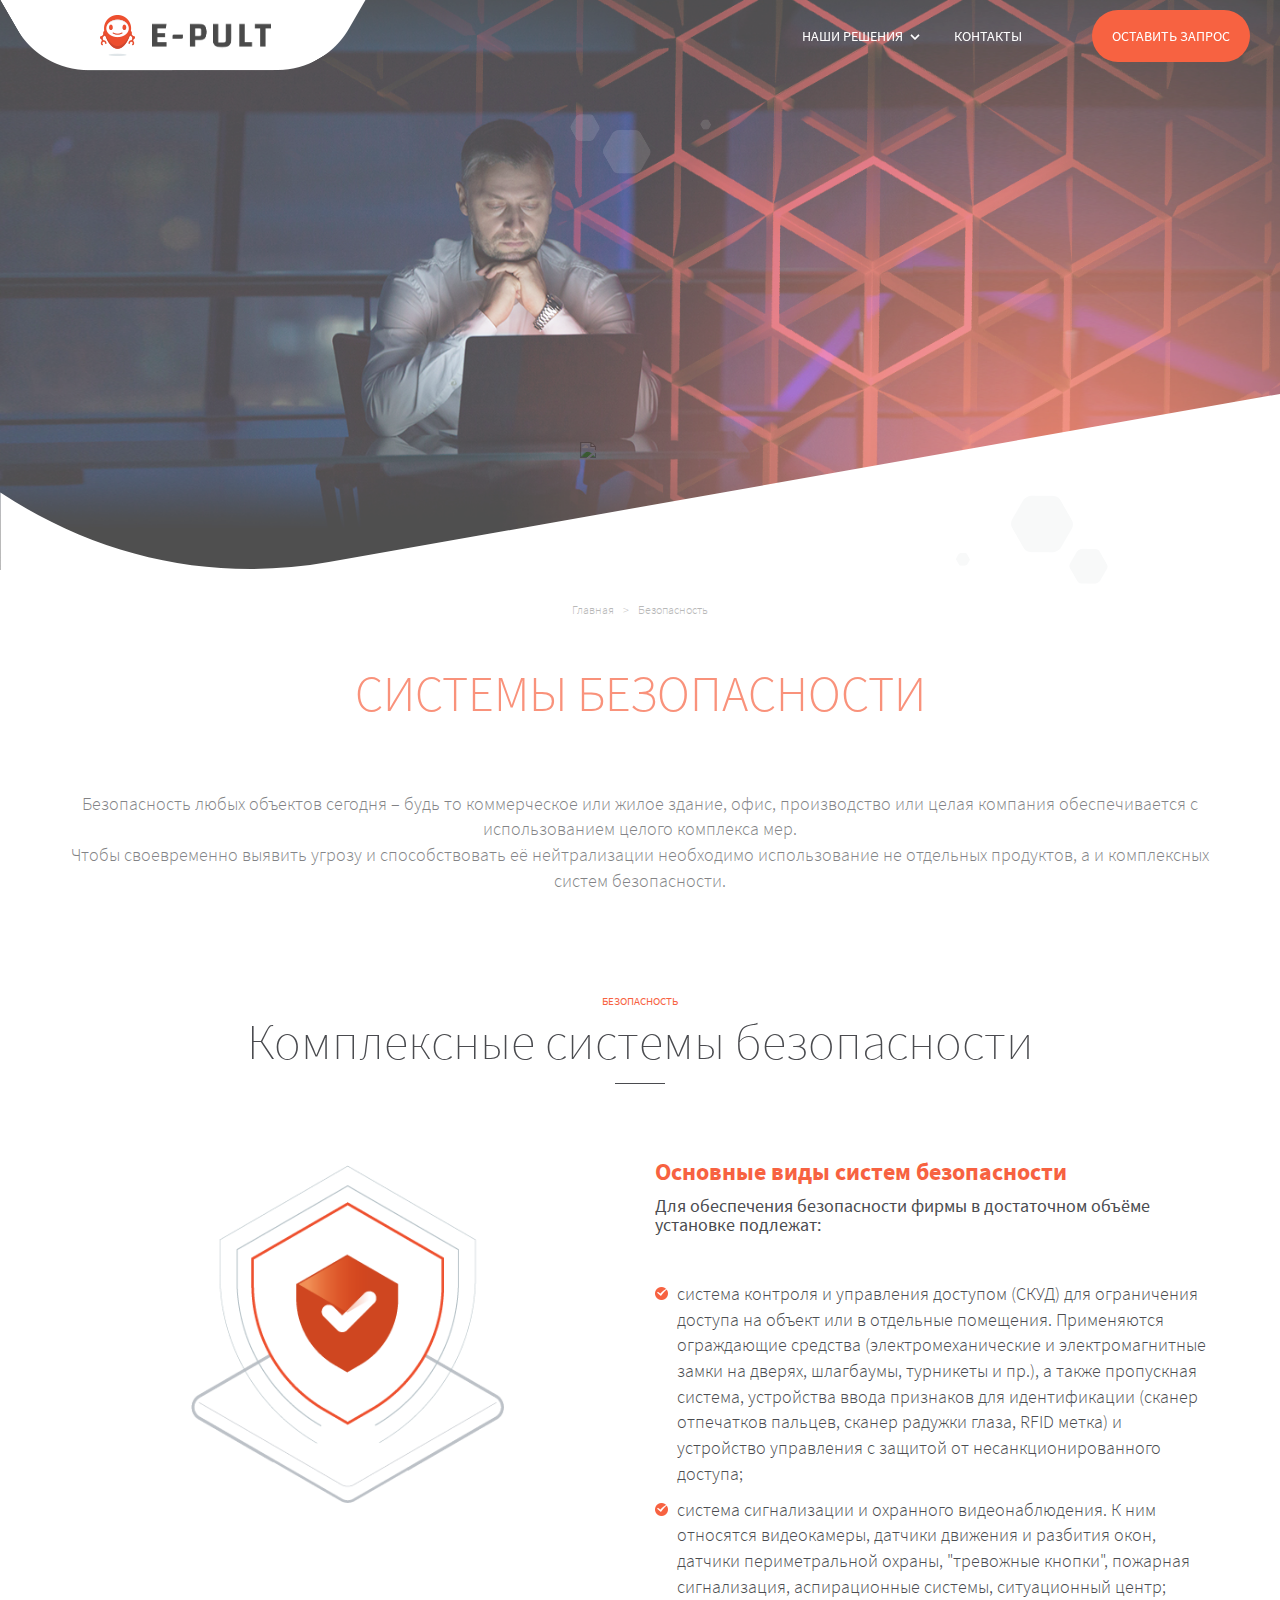
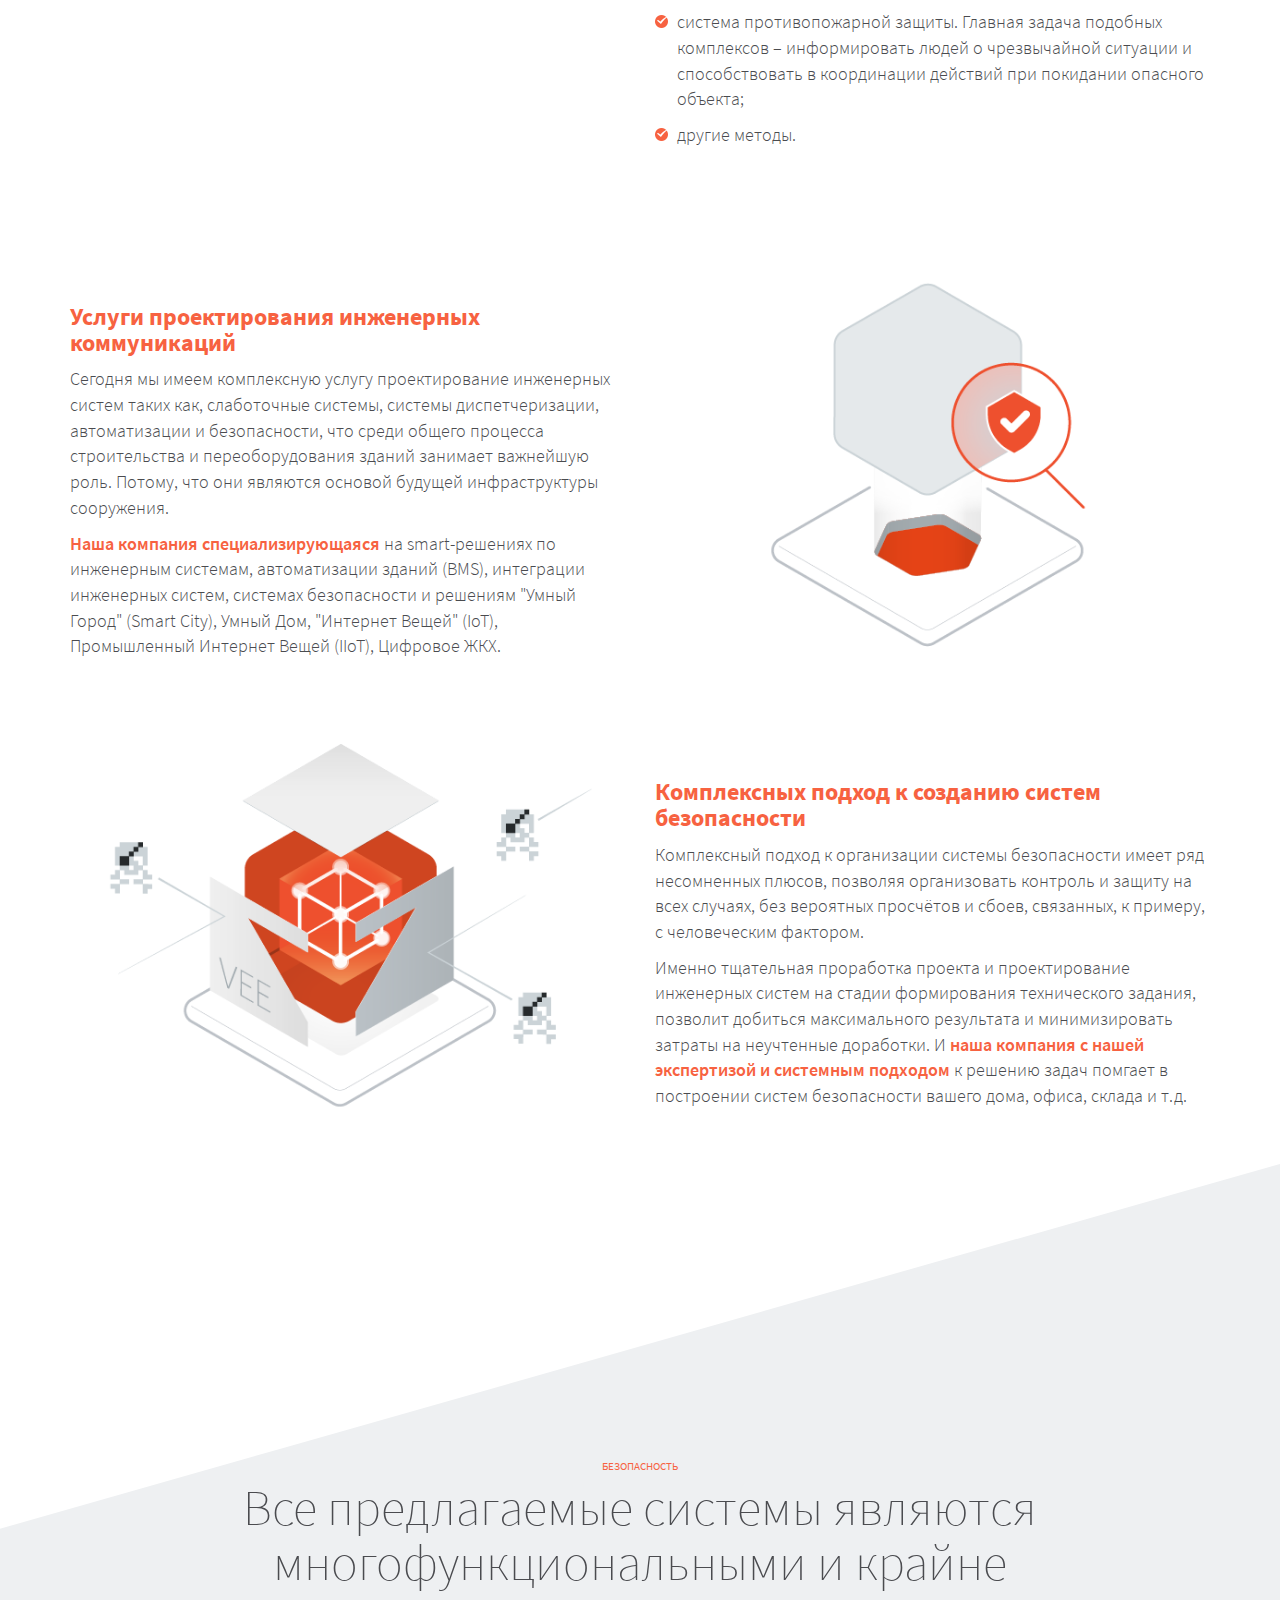
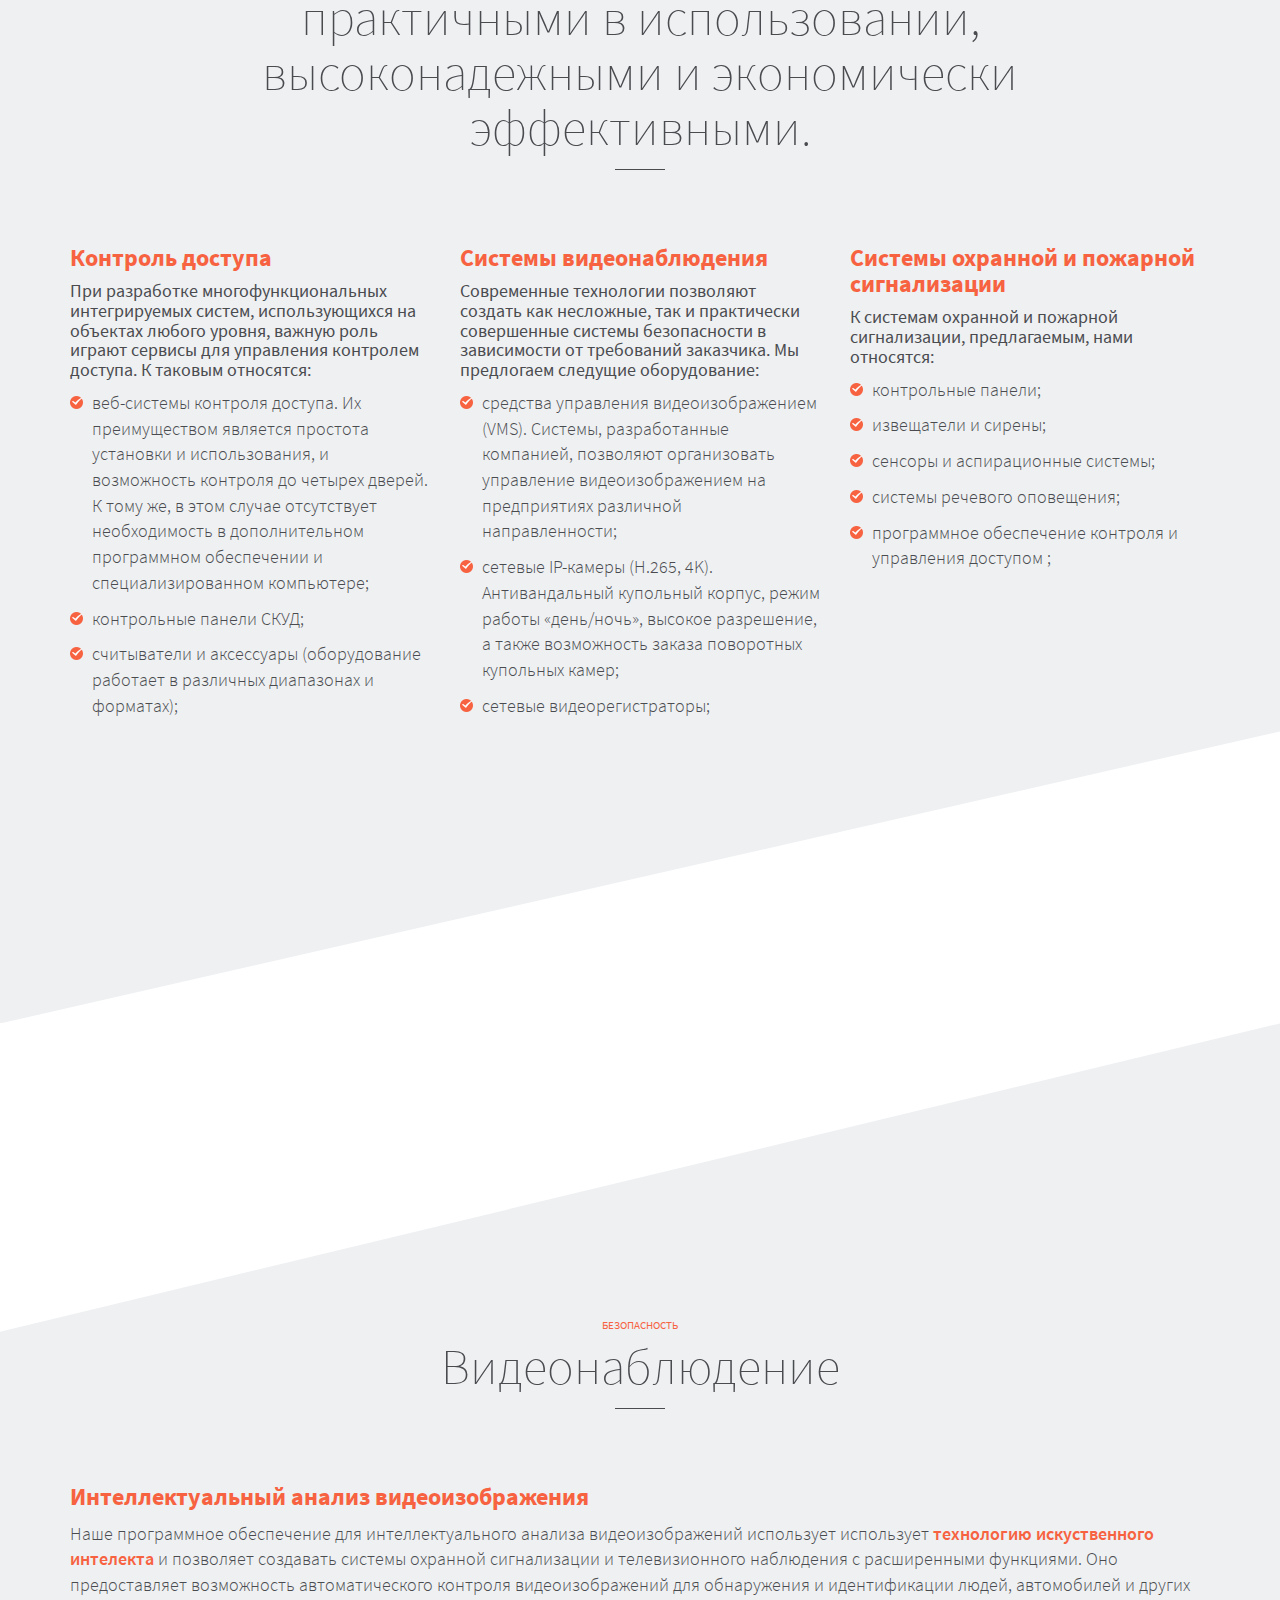
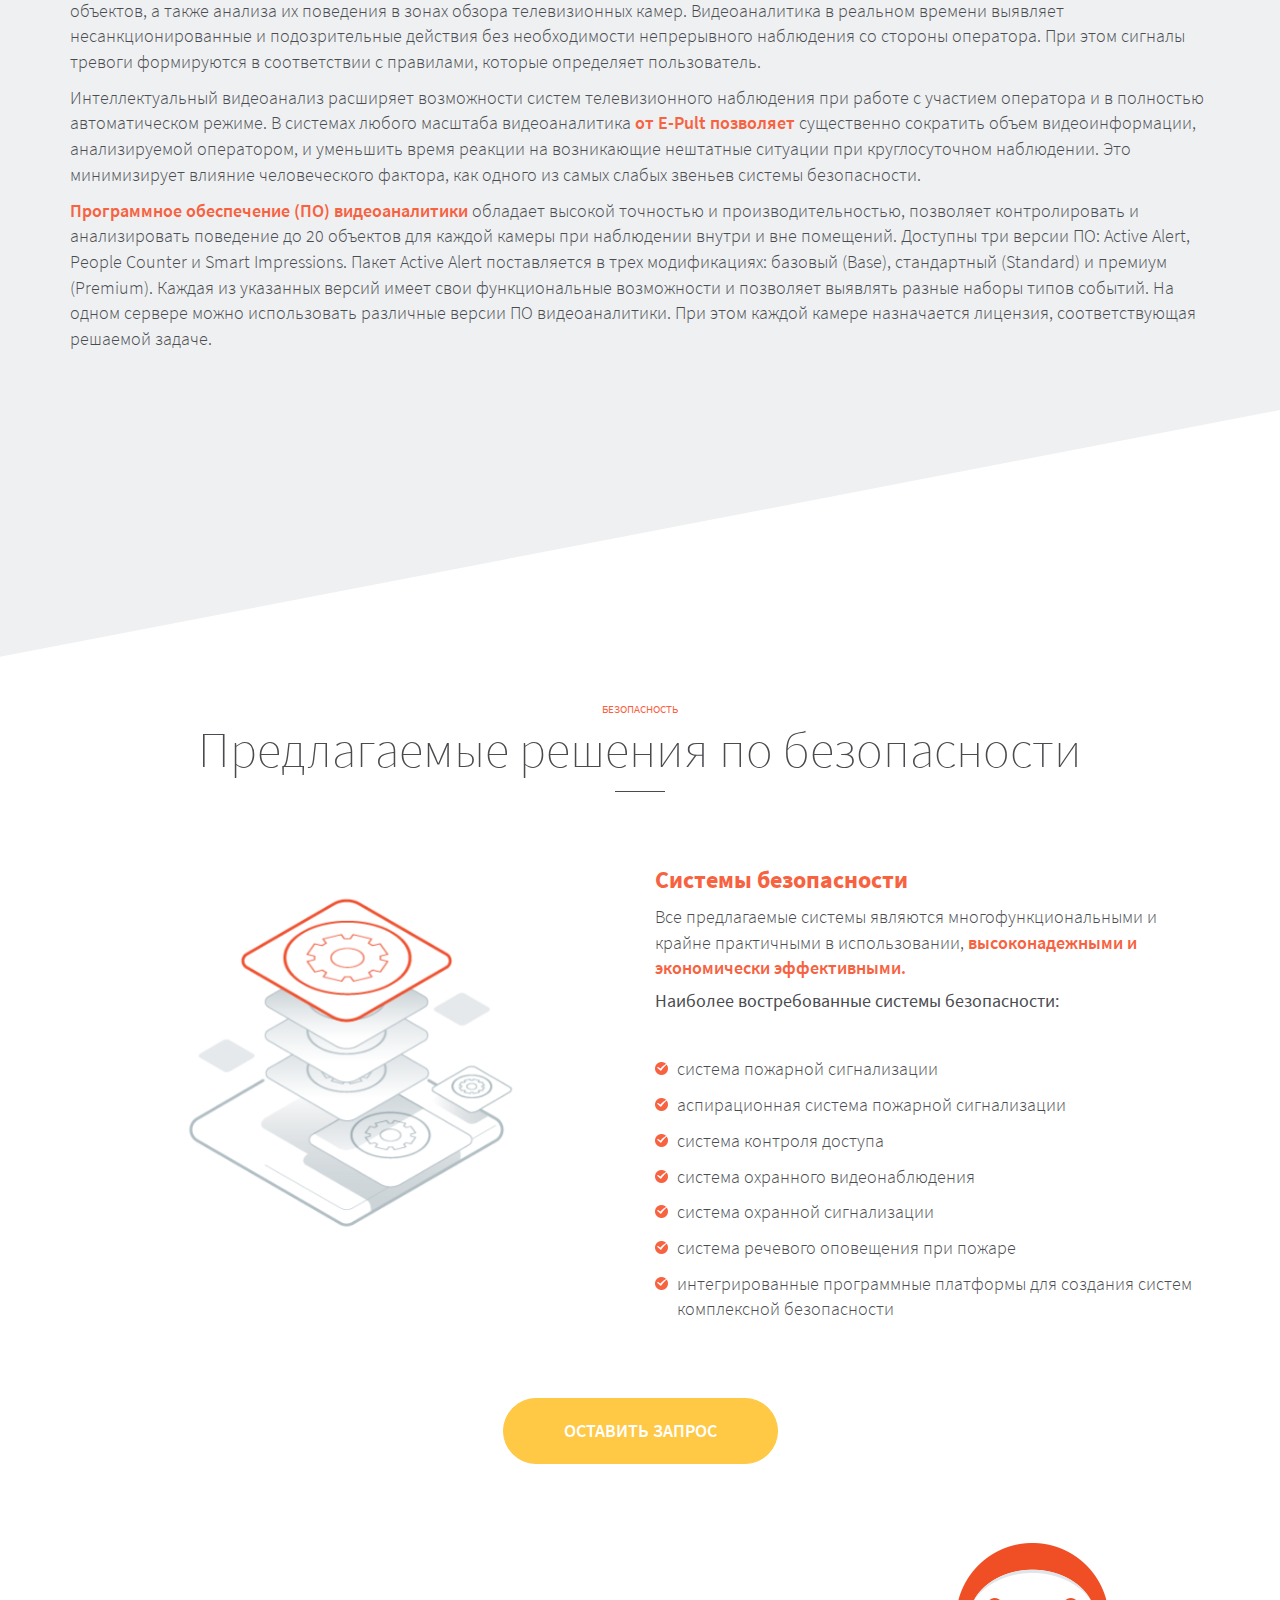
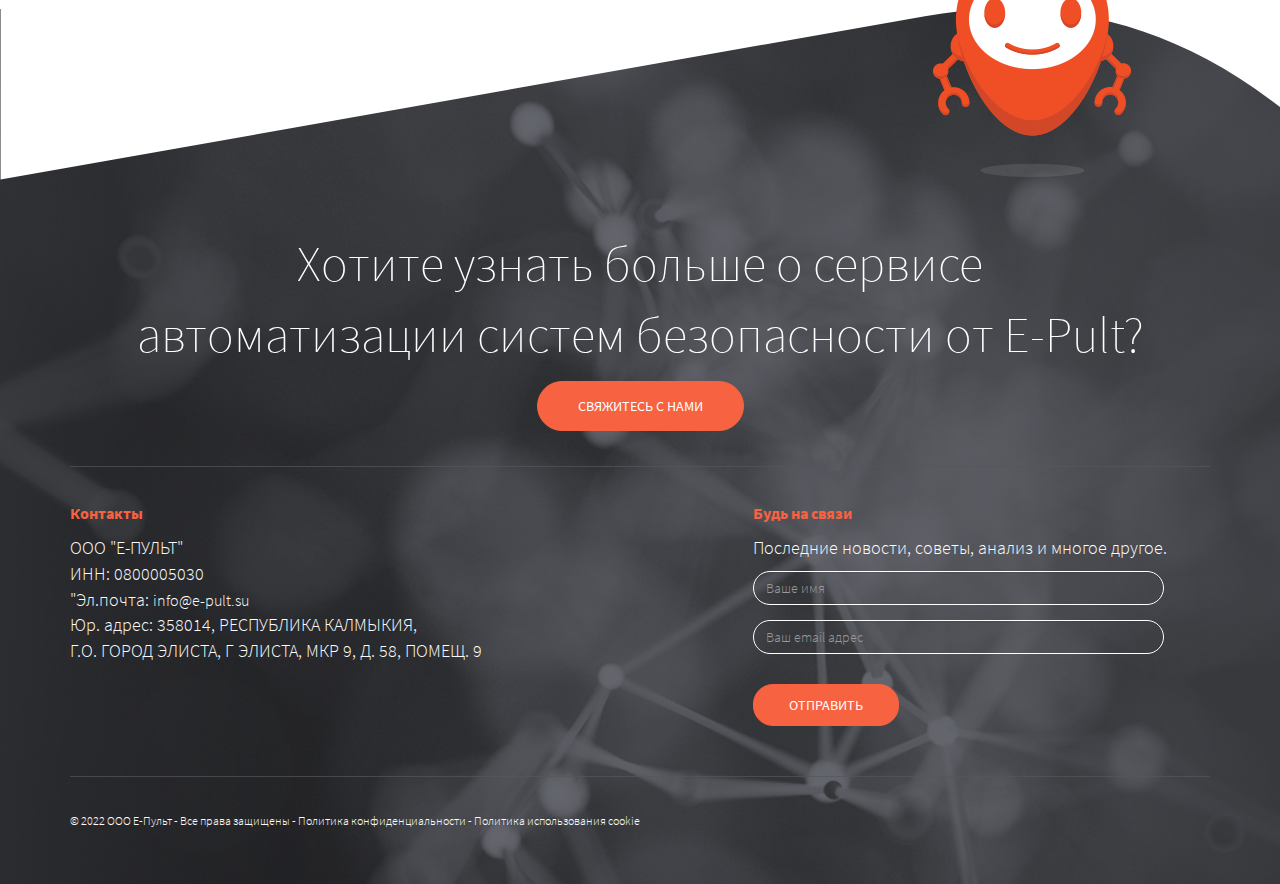
<file: security-page.html>
<!DOCTYPE html>
<html lang="ru-RU" class="no-js">
<!--<![endif]-->

<head>
	<meta charset="utf-8">
	<meta http-equiv="X-UA-Compatible" content="IE=edge">
	<title>E-Pult | Автоматизация систем безопасности</title>
	<meta name="viewport" content="width=device-width, initial-scale=1.0">



	<link rel="apple-touch-icon" sizes="180x180" href="images/apple-touch-icon.png">
	<link rel="icon" type="image/png" sizes="32x32" href="images/favicon-32x32.png">
	<link rel="icon" type="image/png" sizes="16x16" href="images/favicon-16x16.png">

	<link rel="mask-icon" href="fonts/safari-pinned-tab.svg" color="#5bbad5">
	<link rel="shortcut icon" href="favicon.ico">
	<meta name="apple-mobile-web-app-title" content="E-Pult">
	<meta name="application-name" content="E-Pult">
	<meta name="msapplication-TileColor" content="#00aba9">

	<meta name="theme-color" content="#ffffff">
	<!-- wordpress head functions -->
	<meta name="robots" content="index, follow, max-image-preview:large, max-snippet:-1, max-video-preview:-1">

	<!-- This site is optimized with the Yoast SEO plugin v18.4.1 - https://yoast.com/wordpress/plugins/seo/ -->
	<link rel="canonical" href="https://www.e-pult.su/security-page.html/">

	<meta property="og:title"
		content="E-Pult - Решения для умных домов и предприятий. Автоматизация систем безопасности">
	<meta property="og:description"
		content="E-Pult - Решения для умных домов и предприятий. Автоматизация работы с маркетплейсами и системы безопасности">
	<meta property="og:url" content="https://www.e-pult.su/security-page.html/">
	<meta property="og:site_name" content="E-PULT - современные умные решения">
	<meta property="article:modified_time" content="2021-02-08T11:10:38+00:00">
	<meta name="twitter:card" content="summary_large_image">
	<meta name="twitter:label1" content="Est. reading time">
	<meta name="twitter:data1" content="3 minutes">
	<!-- / Yoast SEO plugin. -->



	<link rel="dns-prefetch" href="//s.w.org">
	<script type="text/javascript">
		window._wpemojiSettings = { "baseUrl": "https:\/\/s.w.org\/images\/core\/emoji\/13.1.0\/72x72\/", "ext": ".png", "svgUrl": "https:\/\/s.w.org\/images\/core\/emoji\/13.1.0\/svg\/", "svgExt": ".svg", "source": { "concatemoji": "https:\/\/www.microej.com\/wp-includes\/js\/wp-emoji-release.min.js?ver=5.9.5" } };
		/*! This file is auto-generated */
		!function (e, a, t) { var n, r, o, i = a.createElement("canvas"), p = i.getContext && i.getContext("2d"); function s(e, t) { var a = String.fromCharCode; p.clearRect(0, 0, i.width, i.height), p.fillText(a.apply(this, e), 0, 0); e = i.toDataURL(); return p.clearRect(0, 0, i.width, i.height), p.fillText(a.apply(this, t), 0, 0), e === i.toDataURL() } function c(e) { var t = a.createElement("script"); t.src = e, t.defer = t.type = "text/javascript", a.getElementsByTagName("head")[0].appendChild(t) } for (o = Array("flag", "emoji"), t.supports = { everything: !0, everythingExceptFlag: !0 }, r = 0; r < o.length; r++)t.supports[o[r]] = function (e) { if (!p || !p.fillText) return !1; switch (p.textBaseline = "top", p.font = "600 32px Arial", e) { case "flag": return s([127987, 65039, 8205, 9895, 65039], [127987, 65039, 8203, 9895, 65039]) ? !1 : !s([55356, 56826, 55356, 56819], [55356, 56826, 8203, 55356, 56819]) && !s([55356, 57332, 56128, 56423, 56128, 56418, 56128, 56421, 56128, 56430, 56128, 56423, 56128, 56447], [55356, 57332, 8203, 56128, 56423, 8203, 56128, 56418, 8203, 56128, 56421, 8203, 56128, 56430, 8203, 56128, 56423, 8203, 56128, 56447]); case "emoji": return !s([10084, 65039, 8205, 55357, 56613], [10084, 65039, 8203, 55357, 56613]) }return !1 }(o[r]), t.supports.everything = t.supports.everything && t.supports[o[r]], "flag" !== o[r] && (t.supports.everythingExceptFlag = t.supports.everythingExceptFlag && t.supports[o[r]]); t.supports.everythingExceptFlag = t.supports.everythingExceptFlag && !t.supports.flag, t.DOMReady = !1, t.readyCallback = function () { t.DOMReady = !0 }, t.supports.everything || (n = function () { t.readyCallback() }, a.addEventListener ? (a.addEventListener("DOMContentLoaded", n, !1), e.addEventListener("load", n, !1)) : (e.attachEvent("onload", n), a.attachEvent("onreadystatechange", function () { "complete" === a.readyState && t.readyCallback() })), (n = t.source || {}).concatemoji ? c(n.concatemoji) : n.wpemoji && n.twemoji && (c(n.twemoji), c(n.wpemoji))) }(window, document, window._wpemojiSettings);
	</script>
	<style type="text/css">
		img.wp-smiley,
		img.emoji {
			display: inline !important;
			border: none !important;
			box-shadow: none !important;
			height: 1em !important;
			width: 1em !important;
			margin: 0 0.07em !important;
			vertical-align: -0.1em !important;
			background: none !important;
			padding: 0 !important;
		}
	</style>
	<link rel="stylesheet" id="codepeople-loading-page-style-css" href="css/loading-page.css" type="text/css" media>
	<link rel="stylesheet" id="codepeople-loading-page-style-effect-css" href="css/loading-page.css" type="text/css"
		media>
	<link rel="stylesheet" id="wp-block-library-css" href="css/style.min.css" type="text/css" media="all">
	<style id="global-styles-inline-css" type="text/css">
		body {
			--wp--preset--color--black: #000000;
			--wp--preset--color--cyan-bluish-gray: #abb8c3;
			--wp--preset--color--white: #ffffff;
			--wp--preset--color--pale-pink: #f78da7;
			--wp--preset--color--vivid-red: #cf2e2e;
			--wp--preset--color--luminous-vivid-orange: #ff6900;
			--wp--preset--color--luminous-vivid-amber: #fcb900;
			--wp--preset--color--light-green-cyan: #7bdcb5;
			--wp--preset--color--vivid-green-cyan: #00d084;
			--wp--preset--color--pale-cyan-blue: #8ed1fc;
			--wp--preset--color--vivid-cyan-blue: #0693e3;
			--wp--preset--color--vivid-purple: #9b51e0;
			--wp--preset--gradient--vivid-cyan-blue-to-vivid-purple: linear-gradient(135deg, rgba(6, 147, 227, 1) 0%, rgb(155, 81, 224) 100%);
			--wp--preset--gradient--light-green-cyan-to-vivid-green-cyan: linear-gradient(135deg, rgb(122, 220, 180) 0%, rgb(0, 208, 130) 100%);
			--wp--preset--gradient--luminous-vivid-amber-to-luminous-vivid-orange: linear-gradient(135deg, rgba(252, 185, 0, 1) 0%, rgba(255, 105, 0, 1) 100%);
			--wp--preset--gradient--luminous-vivid-orange-to-vivid-red: linear-gradient(135deg, rgba(255, 105, 0, 1) 0%, rgb(207, 46, 46) 100%);
			--wp--preset--gradient--very-light-gray-to-cyan-bluish-gray: linear-gradient(135deg, rgb(238, 238, 238) 0%, rgb(169, 184, 195) 100%);
			--wp--preset--gradient--cool-to-warm-spectrum: linear-gradient(135deg, rgb(74, 234, 220) 0%, rgb(151, 120, 209) 20%, rgb(207, 42, 186) 40%, rgb(238, 44, 130) 60%, rgb(251, 105, 98) 80%, rgb(254, 248, 76) 100%);
			--wp--preset--gradient--blush-light-purple: linear-gradient(135deg, rgb(255, 206, 236) 0%, rgb(152, 150, 240) 100%);
			--wp--preset--gradient--blush-bordeaux: linear-gradient(135deg, rgb(254, 205, 165) 0%, rgb(254, 45, 45) 50%, rgb(107, 0, 62) 100%);
			--wp--preset--gradient--luminous-dusk: linear-gradient(135deg, rgb(255, 203, 112) 0%, rgb(199, 81, 192) 50%, rgb(65, 88, 208) 100%);
			--wp--preset--gradient--pale-ocean: linear-gradient(135deg, rgb(255, 245, 203) 0%, rgb(182, 227, 212) 50%, rgb(51, 167, 181) 100%);
			--wp--preset--gradient--electric-grass: linear-gradient(135deg, rgb(202, 248, 128) 0%, rgb(113, 206, 126) 100%);
			--wp--preset--gradient--midnight: linear-gradient(135deg, rgb(2, 3, 129) 0%, rgb(40, 116, 252) 100%);
			--wp--preset--duotone--dark-grayscale: url('opt-for-security-and-safety-in-iot.html#wp-duotone-dark-grayscale');
			--wp--preset--duotone--grayscale: url('opt-for-security-and-safety-in-iot.html#wp-duotone-grayscale');
			--wp--preset--duotone--purple-yellow: url('opt-for-security-and-safety-in-iot.html#wp-duotone-purple-yellow');
			--wp--preset--duotone--blue-red: url('opt-for-security-and-safety-in-iot.html#wp-duotone-blue-red');
			--wp--preset--duotone--midnight: url('opt-for-security-and-safety-in-iot.html#wp-duotone-midnight');
			--wp--preset--duotone--magenta-yellow: url('opt-for-security-and-safety-in-iot.html#wp-duotone-magenta-yellow');
			--wp--preset--duotone--purple-green: url('opt-for-security-and-safety-in-iot.html#wp-duotone-purple-green');
			--wp--preset--duotone--blue-orange: url('opt-for-security-and-safety-in-iot.html#wp-duotone-blue-orange');
			--wp--preset--font-size--small: 13px;
			--wp--preset--font-size--medium: 20px;
			--wp--preset--font-size--large: 36px;
			--wp--preset--font-size--x-large: 42px;
		}

		.has-black-color {
			color: var(--wp--preset--color--black) !important;
		}

		.has-cyan-bluish-gray-color {
			color: var(--wp--preset--color--cyan-bluish-gray) !important;
		}

		.has-white-color {
			color: var(--wp--preset--color--white) !important;
		}

		.has-pale-pink-color {
			color: var(--wp--preset--color--pale-pink) !important;
		}

		.has-vivid-red-color {
			color: var(--wp--preset--color--vivid-red) !important;
		}

		.has-luminous-vivid-orange-color {
			color: var(--wp--preset--color--luminous-vivid-orange) !important;
		}

		.has-luminous-vivid-amber-color {
			color: var(--wp--preset--color--luminous-vivid-amber) !important;
		}

		.has-light-green-cyan-color {
			color: var(--wp--preset--color--light-green-cyan) !important;
		}

		.has-vivid-green-cyan-color {
			color: var(--wp--preset--color--vivid-green-cyan) !important;
		}

		.has-pale-cyan-blue-color {
			color: var(--wp--preset--color--pale-cyan-blue) !important;
		}

		.has-vivid-cyan-blue-color {
			color: var(--wp--preset--color--vivid-cyan-blue) !important;
		}

		.has-vivid-purple-color {
			color: var(--wp--preset--color--vivid-purple) !important;
		}

		.has-black-background-color {
			background-color: var(--wp--preset--color--black) !important;
		}

		.has-cyan-bluish-gray-background-color {
			background-color: var(--wp--preset--color--cyan-bluish-gray) !important;
		}

		.has-white-background-color {
			background-color: var(--wp--preset--color--white) !important;
		}

		.has-pale-pink-background-color {
			background-color: var(--wp--preset--color--pale-pink) !important;
		}

		.has-vivid-red-background-color {
			background-color: var(--wp--preset--color--vivid-red) !important;
		}

		.has-luminous-vivid-orange-background-color {
			background-color: var(--wp--preset--color--luminous-vivid-orange) !important;
		}

		.has-luminous-vivid-amber-background-color {
			background-color: var(--wp--preset--color--luminous-vivid-amber) !important;
		}

		.has-light-green-cyan-background-color {
			background-color: var(--wp--preset--color--light-green-cyan) !important;
		}

		.has-vivid-green-cyan-background-color {
			background-color: var(--wp--preset--color--vivid-green-cyan) !important;
		}

		.has-pale-cyan-blue-background-color {
			background-color: var(--wp--preset--color--pale-cyan-blue) !important;
		}

		.has-vivid-cyan-blue-background-color {
			background-color: var(--wp--preset--color--vivid-cyan-blue) !important;
		}

		.has-vivid-purple-background-color {
			background-color: var(--wp--preset--color--vivid-purple) !important;
		}

		.has-black-border-color {
			border-color: var(--wp--preset--color--black) !important;
		}

		.has-cyan-bluish-gray-border-color {
			border-color: var(--wp--preset--color--cyan-bluish-gray) !important;
		}

		.has-white-border-color {
			border-color: var(--wp--preset--color--white) !important;
		}

		.has-pale-pink-border-color {
			border-color: var(--wp--preset--color--pale-pink) !important;
		}

		.has-vivid-red-border-color {
			border-color: var(--wp--preset--color--vivid-red) !important;
		}

		.has-luminous-vivid-orange-border-color {
			border-color: var(--wp--preset--color--luminous-vivid-orange) !important;
		}

		.has-luminous-vivid-amber-border-color {
			border-color: var(--wp--preset--color--luminous-vivid-amber) !important;
		}

		.has-light-green-cyan-border-color {
			border-color: var(--wp--preset--color--light-green-cyan) !important;
		}

		.has-vivid-green-cyan-border-color {
			border-color: var(--wp--preset--color--vivid-green-cyan) !important;
		}

		.has-pale-cyan-blue-border-color {
			border-color: var(--wp--preset--color--pale-cyan-blue) !important;
		}

		.has-vivid-cyan-blue-border-color {
			border-color: var(--wp--preset--color--vivid-cyan-blue) !important;
		}

		.has-vivid-purple-border-color {
			border-color: var(--wp--preset--color--vivid-purple) !important;
		}

		.has-vivid-cyan-blue-to-vivid-purple-gradient-background {
			background: var(--wp--preset--gradient--vivid-cyan-blue-to-vivid-purple) !important;
		}

		.has-light-green-cyan-to-vivid-green-cyan-gradient-background {
			background: var(--wp--preset--gradient--light-green-cyan-to-vivid-green-cyan) !important;
		}

		.has-luminous-vivid-amber-to-luminous-vivid-orange-gradient-background {
			background: var(--wp--preset--gradient--luminous-vivid-amber-to-luminous-vivid-orange) !important;
		}

		.has-luminous-vivid-orange-to-vivid-red-gradient-background {
			background: var(--wp--preset--gradient--luminous-vivid-orange-to-vivid-red) !important;
		}

		.has-very-light-gray-to-cyan-bluish-gray-gradient-background {
			background: var(--wp--preset--gradient--very-light-gray-to-cyan-bluish-gray) !important;
		}

		.has-cool-to-warm-spectrum-gradient-background {
			background: var(--wp--preset--gradient--cool-to-warm-spectrum) !important;
		}

		.has-blush-light-purple-gradient-background {
			background: var(--wp--preset--gradient--blush-light-purple) !important;
		}

		.has-blush-bordeaux-gradient-background {
			background: var(--wp--preset--gradient--blush-bordeaux) !important;
		}

		.has-luminous-dusk-gradient-background {
			background: var(--wp--preset--gradient--luminous-dusk) !important;
		}

		.has-pale-ocean-gradient-background {
			background: var(--wp--preset--gradient--pale-ocean) !important;
		}

		.has-electric-grass-gradient-background {
			background: var(--wp--preset--gradient--electric-grass) !important;
		}

		.has-midnight-gradient-background {
			background: var(--wp--preset--gradient--midnight) !important;
		}

		.has-small-font-size {
			font-size: var(--wp--preset--font-size--small) !important;
		}

		.has-medium-font-size {
			font-size: var(--wp--preset--font-size--medium) !important;
		}

		.has-large-font-size {
			font-size: var(--wp--preset--font-size--large) !important;
		}

		.has-x-large-font-size {
			font-size: var(--wp--preset--font-size--x-large) !important;
		}
	</style>
	<link rel="stylesheet" id="contact-form-7-css" href="css/styles.css" type="text/css" media="all">
	<link rel="stylesheet" id="collapscore-css-css" href="css/core_style.css" type="text/css" media="all">
	<link rel="stylesheet" id="collapseomatic-css-css" href="css/light_style.css" type="text/css" media="all">
	<link rel="stylesheet" id="wpbs-css" href="css/styles.f6413c85.min.css" type="text/css" media="all">
	<link rel="stylesheet" id="wpbs-style-css" href="css/style.css" type="text/css" media="all">
	<script type="text/javascript" src="js/jquery.min.js" id="jquery-core-js"></script>
	<script type="text/javascript" src="js/jquery-migrate.min.js" id="jquery-migrate-js"></script>
	<script type="text/javascript" src="js/loading-logo.js" id="codepeople-loading-page-script-logo-js"></script>
	<script type="text/javascript" id="codepeople-loading-page-script-js-before">
		loading_page_settings = { "loadingScreen": 1, "closeBtn": true, "removeInOnLoad": false, "codeblock": "", "backgroundColor": "rgba(255,255,255,.8)", "foregroundColor": "#f76241", "backgroundImage": "", "additionalSeconds": 0, "pageEffect": "none", "backgroundRepeat": "repeat", "fullscreen": 0, "graphic": "logo", "text": 0, "lp_ls": { "logo": { "image": "https:\/\/www.microej.com\/wp-content\/uploads\/2018\/12\/mej.png" } }, "screen_size": "all", "screen_width": 0, "deepSearch": 0, "modifyDisplayRule": 0 };
	</script>
	<script type="text/javascript" src="js/loading-page.min.js" id="codepeople-loading-page-script-js"></script>
	<script type="text/javascript" src="js/modernizr.js" id="modernizr-js"></script>



	<script type="text/javascript">
		var jQueryMigrateHelperHasSentDowngrade = false;

		window.onerror = function (msg, url, line, col, error) {
			// Break out early, do not processing if a downgrade reqeust was already sent.
			if (jQueryMigrateHelperHasSentDowngrade) {
				return true;
			}

			var xhr = new XMLHttpRequest();
			var nonce = 'e84c731f90';
			var jQueryFunctions = [
				'andSelf',
				'browser',
				'live',
				'boxModel',
				'support.boxModel',
				'size',
				'swap',
				'clean',
				'sub',
			];
			var match_pattern = /\)\.(.+?) is not a function/;
			var erroredFunction = msg.match(match_pattern);

			// If there was no matching functions, do not try to downgrade.
			if (typeof erroredFunction !== 'object' || typeof erroredFunction[1] === "undefined" || -1 === jQueryFunctions.indexOf(erroredFunction[1])) {
				return true;
			}

			// Set that we've now attempted a downgrade request.
			jQueryMigrateHelperHasSentDowngrade = true;

			xhr.open('POST', '#');
			xhr.setRequestHeader('Content-Type', 'application/x-www-form-urlencoded');
			xhr.onload = function () {
				var response,
					reload = false;

				if (200 === xhr.status) {
					try {
						response = JSON.parse(xhr.response);

						reload = response.data.reload;
					} catch (e) {
						reload = false;
					}
				}

				// Automatically reload the page if a deprecation caused an automatic downgrade, ensure visitors get the best possible experience.
				if (reload) {
					location.reload();
				}
			};

			xhr.send(encodeURI('action=jquery-migrate-downgrade-version&_wpnonce=' + nonce));

			// Suppress error alerts in older browsers
			return true;
		}
	</script>

	<style type="text/css">
		.recentcomments a {
			display: inline !important;
			padding: 0 !important;
			margin: 0 !important;
		}
	</style>
	<script type="text/javascript" src="js/2904.js" async="async"></script>
	<style>
		body {
			visibility: hidden;
		}
	</style><noscript>
		<style>
			body {
				visibility: visible;
			}
		</style>
	</noscript>
	<link rel="preload" href="images/mej.png" as="image" type="image/svg+xml"> <!-- end of wordpress head -->
	<!-- IE8 fallback moved below head to work properly. Added respond as well. Tested to work. -->
	<!-- media-queries.js (fallback) -->
	<!--[if lt IE 9]>
			<script src="http://css3-mediaqueries-js.googlecode.com/svn/trunk/css3-mediaqueries.js"></script>			
		<![endif]-->

	<!-- html5.js -->
	<!--[if lt IE 9]>
			<script src="http://html5shim.googlecode.com/svn/trunk/html5.js"></script>
		<![endif]-->

	<!-- respond.js -->
	<!--[if lt IE 9]>
		          <script type='text/javascript' src="http://cdnjs.cloudflare.com/ajax/libs/respond.js/1.4.2/respond.js"></script>
		<![endif]-->
	<link href="css/bootstrap.min.css" rel="stylesheet">
	<link rel="stylesheet" href="css/font-awesome.min.css">

	<link rel="stylesheet" href="css/2018.css">
	<link rel="stylesheet" href="css/lightbox.min.css">
	<link rel="stylesheet" href="css/animate.min.css">
	<link rel="stylesheet" href="css/timeline2.css">
	<link rel="stylesheet" href="css/odometer-theme-default.css">

</head>

<body class="solution-template-default single single-solution postid-27">
	<!-- Google Tag Manager (noscript) -->
	<noscript><iframe src="https://www.googletagmanager.com/ns.html?id=GTM-MWZMSD8" height="0" width="0"
			style="display:none;visibility:hidden"></iframe></noscript>
	<!-- End Google Tag Manager (noscript) -->
	<header role="banner" class="header ">
		<div class="navbar navbar-fixed-top ">
			<div class="navbar-header ">
				<button type="button" class="navbar-toggle" data-toggle="collapse"
					data-target=".navbar-responsive-collapse">
					<span class="icon-bar"></span>
					<span class="icon-bar"></span>
					<span class="icon-bar"></span>
				</button>
				<a class="navbar-brand "
					title="Design performant, secure, reliable and future-proof electronic products thanks to MicroEJ, the &quot;tiny sibling of Android&quot; for home appliances, industrial gateways, wearables, smart printers, medical devices, smart city and more."
					href="https://www.e-pult.su">
					<img src="images/logo-avatar.png" alt="E-PULT | Автоматизация строений и работы на маркетплейсах"
						class="logo_avatar">
					<img src="images/logo-txt.png" alt="E-PULT | Автоматизация строений и работы на маркетплейсах"
						class="logo_txt">
				</a>
			</div>
			<div class="container-fluid">
				<div class="row">
					<div class="col-xs-12">
						<div class="collapse navbar-collapse navbar-responsive-collapse navbar-right">
							<ul id="menu-menu" class="nav navbar-nav">
								<li id="menu-item-6"
									class="dropdown menu-item menu-item-type-custom menu-item-object-custom menu-item-has-children">
									<a href="#" class="dropdown-toggle" data-toggle="dropdown">Наши решения<span
											class="icon-caret"></span></a>
									<ul class="dropdown-menu">
										<li id="menu-item-241"
											class="menu-item menu-item-type-post_type menu-item-object-solution"><a
												href="smart-homes-and-buildings.html">СИСТЕМА УМНЫЙ ДОМ</a>
										</li>
										<li id="menu-item-242"
											class="menu-item menu-item-type-post_type menu-item-object-solution"><a
												href="smart-city.html">СИСТЕМА УМНЫЙ ГОРОД</a></li>
										<li id="menu-item-10211"
											class="menu-item menu-item-type-custom menu-item-object-custom"><a
												href="security-page.html">СИСТЕМЫ БЕЗОПАСНОСТИ</a>
										</li>
										<li id="menu-item-243"
											class="menu-item menu-item-type-post_type menu-item-object-solution"><a
												href="smart-wall.html">Умный Жилой Комплекс</a>
										</li>
										<li id="menu-item-240"
											class="menu-item menu-item-type-post_type menu-item-object-solution"><a
												href="smart-office.html">УМНЫЙ ОФИС</a></li>
										<li id="menu-item-13607"
											class="menu-item menu-item-type-custom menu-item-object-custom"><a
												href="smart-industry.html">ЦИФРОВОЕ ПРЕДПРИЯТИЕ</a></li>
										<li id="menu-item-13924"
											class="menu-item menu-item-type-custom menu-item-object-custom"><a
												href="marketplace-service.html">Работа с маркетплейсами</a></li>
									</ul>
								</li>


								<li id="menu-item-239" class="menu-item menu-item-type-post_type menu-item-object-page">
									<a href="#contacts">Контакты</a>
								</li>
								<li id="menu-item-291"
									class="demo_btn_menu menu-item menu-item-type-custom menu-item-object-custom"><a
										href="contact-page.html">Оставить запрос</a></li>

							</ul>
						</div>
					</div>
				</div>
			</div>



		</div> <!-- end .navbar -->

	</header> <!-- end header -->




	<div class="container-fluid nopadding relative bg_black banner"
		style="background:url(images/header-security-2.jpg) no-repeat center center / cover">
		<div class="container">
			<span class="motif"></span>
			<div class="row">
				<div class="col-xs-12 banner_txt white text-center">
					<p> </p>
				</div>
			</div>
		</div>
		<span class="svg_container svg_bottom">
			<img src="fonts/courbe-haut.svg" class="svg_top">
		</span>
	</div>
	<div class="container breadcrumb_container">
		<span class="motif"></span>
		<div class="row">
			<div class="col-xs-12 breadcrumb_content bg_white text-center">

				<p id="breadcrumbs" class><span><span><a href="https://www.e-pult.su/">Главная</a> <span
								class="separator">&gt;</span> <span class="breadcrumb_last"
								aria-current="page">Безопасность</span></span></span></span></p>
			</div>
		</div>
	</div>
	<div class="line_container">
		<div class="container-fluid padded main_title">
			<div class="container">
				<div class="row">
					<div class="col-xs-12 text-center">
						<h1 class="orange text-uppercase">Системы Безопасности</h1>
					</div>
				</div>
			</div>
		</div>
		<div id="line1" class="line container-fluid bg_white    ">
			<div class="container">
				<div class="row row-eq-height">

					<div class=" col-sm-12 col-md-12  post_content padded">
						<p style="text-align: center;">Безопасность любых объектов сегодня – будь то коммерческое или
							жилое здание, офис, производство или целая компания обеспечивается с использованием целого
							комплекса мер. <br> Чтобы своевременно выявить угрозу и способствовать её нейтрализации
							необходимо использование не отдельных продуктов, а и комплексных систем безопасности.</p>
					</div>
				</div>

			</div>
		</div>
		<div id="line2" class="line container-fluid bg_white    ">
			<div class="container">
				<div class="row">
					<div class="col-sm-12 col-md-10 col-md-offset-1 text-center padded">
						<p class="subtitle orange text-uppercase">Безопасность</p>
						<h2 class="grey underlined underlined_center">Комплексные системы безопасности </h2>
					</div>
				</div>
				<div class="row row-eq-height">

					<div class=" col-sm-12 col-md-6  post_img">
						<img src="images/solutions_security-level.png" alt class="img-responsive">
					</div>


					<div class=" col-sm-12 col-md-6  post_content padded">
						<h3>Основные виды систем безопасности</h3>

						<h4>Для обеспечения безопасности фирмы в достаточном объёме установке подлежат:</h4>
						<p>&nbsp;</p>
						<ul>
							<li>система контроля и управления доступом (СКУД) для ограничения доступа на объект или в
								отдельные помещения. Применяются ограждающие средства (электромеханические и
								электромагнитные замки на дверях, шлагбаумы, турникеты и пр.), а также пропускная
								система, устройства ввода признаков для идентификации (сканер отпечатков пальцев, сканер
								радужки глаза, RFID метка) и устройство управления с защитой от несанкционированного
								доступа;</li>
							<li>система сигнализации и охранного видеонаблюдения. К ним относятся видеокамеры, датчики
								движения и разбития окон, датчики периметральной охраны, "тревожные кнопки", пожарная
								сигнализация, аспирационные системы, ситуационный центр;</li>
							<li>система противопожарной защиты. Главная задача подобных комплексов – информировать людей
								о чрезвычайной ситуации и способствовать в координации действий при покидании опасного
								объекта;</li>
							<li>другие методы.</li>
						</ul>
						<p>&nbsp;</p>
					</div>
				</div>

			</div>
		</div>
		<div id="line3" class="line container-fluid bg_white    ">
			<div class="container">
				<div class="row row-eq-height">

					<div class=" col-sm-12 col-md-6  post_content padded">
						<h3>Услуги проектирования инженерных коммуникаций</h3>

						<p>Сегодня мы имеем комплексную услугу проектирование инженерных систем таких как, слаботочные
							системы, системы диспетчеризации,
							автоматизации и безопасности, что среди общего процесса строительства и переоборудования
							зданий
							занимает важнейшую роль. Потому, что они являются основой будущей инфраструктуры сооружения.
						</p>
						<p> <strong> Наша компания специализирующаяся </strong> на
							smart-решениях по инженерным системам, автоматизации зданий (BMS), интеграции инженерных
							систем, системах безопасности и решениям "Умный Город" (Smart City), Умный Дом, "Интернет
							Вещей" (IoT), Промышленный Интернет Вещей (IIoT), Цифровое ЖКХ.</p>

					</div>

					<div class=" col-sm-12 col-md-6  post_img">
						<img src="images/solutions_security-managers.png" alt class="img-responsive">
					</div>
				</div>

			</div>
		</div>
		<div id="line4" class="line container-fluid bg_white    ">
			<div class="container">
				<div class="row row-eq-height">

					<div class=" col-sm-12 col-md-6  post_img">
						<img src="images/solutions_security-Protect-from-hacker.png" alt class="img-responsive">
					</div>

					<div class=" col-sm-12 col-md-6  post_content padded">
						<h3>Комплексных подход к созданию систем безопасности</h3>
						<p>Комплексный подход к организации системы безопасности имеет ряд несомненных плюсов, позволяя
							организовать контроль и защиту на всех случаях, без вероятных просчётов и сбоев, связанных,
							к примеру, с человеческим фактором.
						</p>
						<p>Именно тщательная проработка проекта и проектирование инженерных систем на стадии
							формирования технического задания, позволит добиться максимального результата и
							минимизировать затраты на неучтенные доработки. И <strong> наша компания с нашей экспертизой
								и
								системным подходом </strong> к решению задач помгает в построении систем безопасности
							вашего дома,
							офиса, склада и т.д. </p>
					</div>
				</div>

			</div>
		</div>
		<div id="line5" class="line container-fluid bg_light_grey grow   ">
			<div class="container">
				<div class="row">
					<div class="col-sm-12 col-md-10 col-md-offset-1 text-center padded">
						<p class="subtitle orange text-uppercase">Безопасность</p>
						<h2 class="grey underlined underlined_center">Все предлагаемые системы являются
							многофункциональными и крайне практичными в использовании, высоконадежными и экономически
							эффективными.
						</h2>
					</div>
				</div>
				<div class="row row-eq-height">

					<div class=" col-sm-12 col-md-4  post_content padded">
						<h3>Контроль доступа</h3>
						<h4>При разработке многофункциональных интегрируемых систем, использующихся на объектах любого
							уровня, важную роль играют сервисы для управления
							контролем доступа. К таковым относятся:</h4>
						<ul>
							<li>веб-системы контроля доступа. Их преимуществом является простота установки и
								использования, и возможность контроля до четырех дверей. К тому же, в этом случае
								отсутствует необходимость в дополнительном программном обеспечении и специализированном
								компьютере;</li>
							<li>контрольные панели СКУД;</li>
							<li>считыватели и аксессуары (оборудование работает в различных диапазонах и форматах);</li>
						</ul>
					</div>

					<div class=" col-sm-12 col-md-4  post_content padded">
						<h3>Системы видеонаблюдения</h3>
						<h4>Современные технологии позволяют создать как несложные, так и практически совершенные
							системы безопасности в зависимости от требований заказчика. Мы предлогаем следущие
							оборудование:
						</h4>
						<ul>
							<li>средства управления видеоизображением (VMS). Системы, разработанные компанией, позволяют
								организовать управление видеоизображением на предприятиях различной направленности;</li>
							<li>сетевые IP-камеры (H.265, 4K). Антивандальный купольный корпус, режим работы
								«день/ночь», высокое разрешение, а также возможность заказа поворотных купольных камер;
							</li>
							<li>сетевые видеорегистраторы;</li>
						</ul>
					</div>

					<div class=" col-sm-12 col-md-4  post_content padded">
						<h3>Системы охранной и пожарной сигнализации</h3>
						<h4>К системам охранной и пожарной сигнализации, предлагаемым, нами относятся:</h4>
						<ul>
							<li>контрольные панели;</li>
							<li>извещатели и сирены;
							</li>
							<li>сенсоры и аспирационные системы;</li>
							<li>системы речевого оповещения;</li>
							<li>программное обеспечение контроля и управления доступом ;</li>
						</ul>
					</div>
				</div>

			</div>
		</div>
		<div id="line5" class="line container-fluid bg_light_grey grow   ">
			<div class="container">
				<div class="row">
					<div class="col-sm-12 col-md-10 col-md-offset-1 text-center padded">
						<p class="subtitle orange text-uppercase">Безопасность</p>
						<h2 class="grey underlined underlined_center">Видеонаблюдение

						</h2>
					</div>
				</div>
				<div class="row row-eq-height">

					<div class=" col-sm-12 col-md-12  post_content padded">
						<h3>Интеллектуальный анализ видеоизображения</h3>

						<p>Наше программное обеспечение для интеллектуального анализа видеоизображений использует
							использует <strong> технологию искуственного интелекта </strong> и позволяет
							создавать системы охранной сигнализации и телевизионного наблюдения с расширенными
							функциями. Оно предоставляет возможность автоматического контроля видеоизображений для
							обнаружения и идентификации людей, автомобилей и других объектов, а также анализа их
							поведения в зонах обзора телевизионных камер. Видеоаналитика в реальном
							времени выявляет несанкционированные и подозрительные действия без необходимости
							непрерывного наблюдения со стороны оператора. При этом сигналы тревоги формируются в
							соответствии с правилами, которые определяет пользователь.</p>

						<p>Интеллектуальный видеоанализ расширяет возможности систем телевизионного наблюдения при
							работе с участием оператора и в полностью автоматическом режиме. В системах любого масштаба
							видеоаналитика <strong>от E-Pult позволяет </strong> существенно сократить объем
							видеоинформации,
							анализируемой оператором, и уменьшить время реакции на возникающие нештатные ситуации при
							круглосуточном наблюдении. Это минимизирует влияние человеческого фактора, как одного из
							самых слабых звеньев системы безопасности.</p>
						<p> <strong> Программное обеспечение (ПО) видеоаналитики </strong> обладает высокой точностью и
							производительностью,
							позволяет контролировать и анализировать поведение до 20 объектов для каждой камеры при
							наблюдении внутри и вне помещений. Доступны три версии ПО: Active Alert, People Counter и
							Smart Impressions. Пакет Active Alert поставляется в трех модификациях: базовый (Base),
							стандартный (Standard) и премиум (Premium). Каждая из указанных версий имеет свои
							функциональные возможности и позволяет выявлять разные наборы типов событий. На одном
							сервере можно использовать различные версии ПО видеоаналитики. При этом каждой камере
							назначается лицензия, соответствующая решаемой задаче.</p>
					</div>


				</div>

			</div>
		</div>
		<div id="line6" class="line container-fluid bg_white   // ">
			<div class="container">
				<div class="row">
					<div class="col-sm-12 col-md-10 col-md-offset-1 text-center padded">
						<p class="subtitle orange text-uppercase">Безопасность</p>
						<h2 class="grey underlined underlined_center">Предлагаемые решения по безопасности</h2>
					</div>
				</div>
				<div class="row row-eq-height">

					<div class=" col-sm-12 col-md-6  post_content padded">
						<h4></h4>
						<p><img loading="lazy" width="600" height="408" class="alignnone size-medium wp-image-7505"
								src="images/library-600x408.png" alt
								srcset="images/library-600x407.png 600w, images/library-360x244.png 360w, images/library-150x102.png 150w, images/library.png 601w"
								sizes="(max-width: 600px) 100vw, 600px"></p>
					</div>

					<div class=" col-sm-12 col-md-6  post_content padded">
						<h3>Системы безопасности</h3>
						<p>Все предлагаемые системы являются многофункциональными и крайне практичными в использовании,
							<strong> высоконадежными и экономически эффективными.</strong>
						</p>
						<h4>Наиболее востребованные системы безопасности:</h4>
						<p>&nbsp;</p>
						<ul>
							<li>система пожарной сигнализации</li>
							<li>аспирационная система пожарной сигнализации</li>
							<li>система контроля доступа</li>
							<li>система охранного видеонаблюдения</li>
							<li>система охранной сигнализации </li>
							<li>система речевого оповещения при пожаре</li>
							<li>интегрированные программные платформы для создания систем комплексной безопасности</li>

						</ul>
						<p>&nbsp;</p>
					</div>
				</div>
				<div class="row">
					<div class="col-sm-12 col-md-12 text-center padded">
						<a href="#" class="btn btn-lg btn-call_action bg_yellow white">Оставить запрос</a>

					</div>
				</div>

			</div>
		</div>
	</div>
	<footer role="contentinfo" class="container-fluid footer bg_white white relative">
		<span class="svg_container svg_top">
			<img src="fonts/courbe-bas.svg" class="svg_top">
		</span>
		<div class="container relative">
			<img src="images/mej.png" class="img-responsive logo_top" alt="Micro EJ">
			<div class="row">
				<div class="col-xs-12 text-center footer_contact padded">
					<p>Хотите узнать больше о сервисе <br> автоматизации систем безопасности от E-Pult?</p>
					<a href="contact-page.html" class="btn btn-lg bg_orange white">Свяжитесь с нами</a>
				</div>
			</div>
			<hr>
			<div id="contacts" class="row  foot_link">
				<div class="col-sm-12 col-md-7">
					<div class="row">
						<div class="col-sm-6 col-md-12 padded foot_link">
							<p class="orange bold">Контакты</p>
							<ul class="list-unstyled">
								<li>ООО "Е-ПУЛЬТ"</li>
								<li>ИНН: 0800005030 </li>
								<li>"Эл.почта: <a href="mailto:info@e-pult.su">info@e-pult.su</a></li>
								<li>Юр. адрес: 358014, РЕСПУБЛИКА КАЛМЫКИЯ, <br> Г.О. ГОРОД ЭЛИСТА,
									Г ЭЛИСТА,
									МКР 9,
									Д. 58,
									ПОМЕЩ. 9
								</li>
							</ul>
						</div>

					</div>
				</div>
				<div class="col-sm-12 col-md-5" id="newsletter">
					<div class="row">
						<div class="col-sm-12 col-md-12 padded nl_bloc">

							<p class="orange bold">Будь на связи</p>
							<p class="white">Последние новости, советы, анализ и многое другое.</p>
							<!-- <script src="js/api.js" async defer></script> -->
							<script type="text/javascript" src="#"></script>
							<form id="WebToLeadFormNews" method="POST" name="WebToLeadFormNews">
								<div class="form-group">
									<input class="form-control" id="last_name" type="text" name="last_name"
										placeholder="Ваше имя" onchange="validateHuman()" required>
								</div>
								<div class="form-group">
									<input class="form-control" id="email2" type="text" placeholder="Ваш email адрес"
										name="email2" onchange="validateEmailAddNews();">
								</div>
								<div class="row">
									<div class="col-xs-12 padded">
										<button class="g-recaptcha btn white bg_orange" id="g-recpatcha"
											data-sitekey="6LdzkZgUAAAAACArbw0aZwwLuwcWZI-lGGpvgg7r"
											data-callback="submitForm" data-action="submit">Отправить</button>
									</div>
									<!--		<div class="col-xs-12">
			<input onclick="submitForm();" type="button" name="Submit" value="Sign up" class="btn white bg_orange">
		</div>-->
								</div>
								<input id="lead_source" type="hidden" name="lead_source" value="Web Site">
								<input id="campaign_id" type="hidden" name="campaign_id"
									value="c94821e3-1b65-5316-ff89-519b1dcccfc0">
								<input id="redirect_url" type="hidden" name="redirect_url" value="#">
								<input id="assigned_user_id" type="hidden" name="assigned_user_id"
									value="66e60d58-08bd-42c5-9af5-edad3b629b94">
								<input id="team_id" type="hidden" name="team_id"
									value="50611200-4bc9-11e9-a5e6-064dc27f89e0">
								<input id="team_set_id" type="hidden" name="team_set_id"
									value="50611200-4bc9-11e9-a5e6-064dc27f89e0">
								<input id="req_id" type="hidden" name="req_id" value="last_name;">
								<input type="hidden" id="human" name="human" value="0">

							</form>
							<script type="text/javascript">// <![CDATA[

								function submitForm(token) {
									// console.log(token);
									if (document.getElementById('last_name').value === "") {
										document.getElementById('last_name').style.border = '1px solid red'
										return false
									}
									else {
										document.getElementById('last_name').style.border = '0px solid transparent'
									}

									if (document.getElementById('email2').value === "") {
										document.getElementById('email2').style.border = '1px solid red'
										return false
									}
									else {
										document.getElementById('email2').style.border = '0px solid transparent'
									}

									if (document.getElementById('human').value == '546572') {
										if (document.getElementById('g-recpatcha')) {
											var response = grecaptcha.getResponse();
											if (response.length == 0) {
												//reCaptcha not verified
												alert("Please verify you are human!");
												evt.preventDefault();
												return false;
											}
										}
										document.WebToLeadFormNews.action = "#";
										document.WebToLeadFormNews.submit();
										return true;

									}
									else {
										return false
									}
								}

								function validateHuman() {
									document.getElementById('human').value = "546572";
								}

								function validateEmailAddNews() {
									if (document.getElementById('email2') && document.getElementById('email2').value.length > 0) {
										if (document.getElementById('email2').value.match(/^\w+(['\.\-\+]?\w+)*@\w+([\.-]?\w+)*(\.\w{2,})+$/) == null) {
											alert('Not a valid email address');
										}
										else {
											return validateHuman()
										}
									}
								}
// ]]></script>


							<span class="input_container hidden"><input type="text" name="email"
									class="input input-lg bg-transparent white" placeholder="Your email address"></span>

						</div>
					</div>
				</div>
			</div>
			<hr>
			<div class="row last_footer">
				<div class="col-sm-12 col-md-8 padded">
					<p class>

						© 2022 ООО Е-Пульт - Все права защищены<br class="visible-xs"> <span class="hidden-xs">-</span>
						<a href="policy-page.html">Политика конфиденциальности</a> - <a href="cookie-page.html">Политика
							использования cookie</a>
					</p>
				</div>

			</div>
		</div>

	</footer> <!-- end footer -->




	<!--[if lt IE 7 ]>
  			<script src="//ajax.googleapis.com/ajax/libs/chrome-frame/1.0.3/CFInstall.min.js"></script>
  			<script>window.attachEvent('onload',function(){CFInstall.check({mode:'overlay'})})</script>
		<![endif]-->
	<!-- jQuery (necessary for Bootstrap's JavaScript plugins) -->
	<!--		<script src="https://ajax.googleapis.com/ajax/libs/jquery/1.12.4/jquery.min.js"></script>-->
	<!--		<script src="https://code.jquery.com/ui/1.12.1/jquery-ui.js"></script>-->
	<script src="js/jquery-1.12.4.min.js"></script>
	<script src="js/jquery-ui-1.12.1.js"></script>
	<!-- Include all compiled plugins (below), or include individual files as needed -->
	<script src="js/bootstrap.min.js"></script>
	<script type="text/javascript" src="js/regenerator-runtime.min.js" id="regenerator-runtime-js"></script>
	<script type="text/javascript" src="js/wp-polyfill.min.js" id="wp-polyfill-js"></script>
	<script type="text/javascript" id="contact-form-7-js-extra">
		/* <![CDATA[ */
		var wpcf7 = { "api": { "root": "https:\/\/www.microej.com\/wp-json\/", "namespace": "contact-form-7\/v1" } };
/* ]]> */
	</script>
	<script type="text/javascript" src="js/index_1.js" id="contact-form-7-js"></script>
	<script type="text/javascript" id="collapseomatic-js-js-before">
		const com_options = { "colomatduration": "fast", "colomatslideEffect": "slideFade", "colomatpauseInit": "", "colomattouchstart": "" }
	</script>
	<script type="text/javascript" src="js/collapse.js" id="collapseomatic-js-js"></script>
	<script type="text/javascript"
		src="https://www.google.com/recaptcha/api.js?render=6LdzkZgUAAAAACArbw0aZwwLuwcWZI-lGGpvgg7r&amp;ver=3.0"
		id="google-recaptcha-js"></script>
	<script type="text/javascript" id="wpcf7-recaptcha-js-extra">
		/* <![CDATA[ */
		var wpcf7_recaptcha = { "sitekey": "6LdzkZgUAAAAACArbw0aZwwLuwcWZI-lGGpvgg7r", "actions": { "homepage": "homepage", "contactform": "contactform" } };
/* ]]> */
	</script>
	<script type="text/javascript" src="js/index.js" id="wpcf7-recaptcha-js"></script>
	<script type="text/javascript">
		(function () {
			var expirationDate = new Date();
			expirationDate.setTime(expirationDate.getTime() + 31536000 * 1000);
			document.cookie = "pll_language=en; expires=" + expirationDate.toUTCString() + "; path=/; secure; SameSite=Lax";
		}());
	</script>
	<script src="js/wow.min.js"></script>
	<script src="js/lightbox.min.js"></script>
	<script src="js/parallax.min.js"></script>
	<script src="js/jstimeline.js"></script>
	<script src="js/jquery.bxslider.min.js"></script>
	<script src="js/main.js"></script>


</body>

</html>
</file>
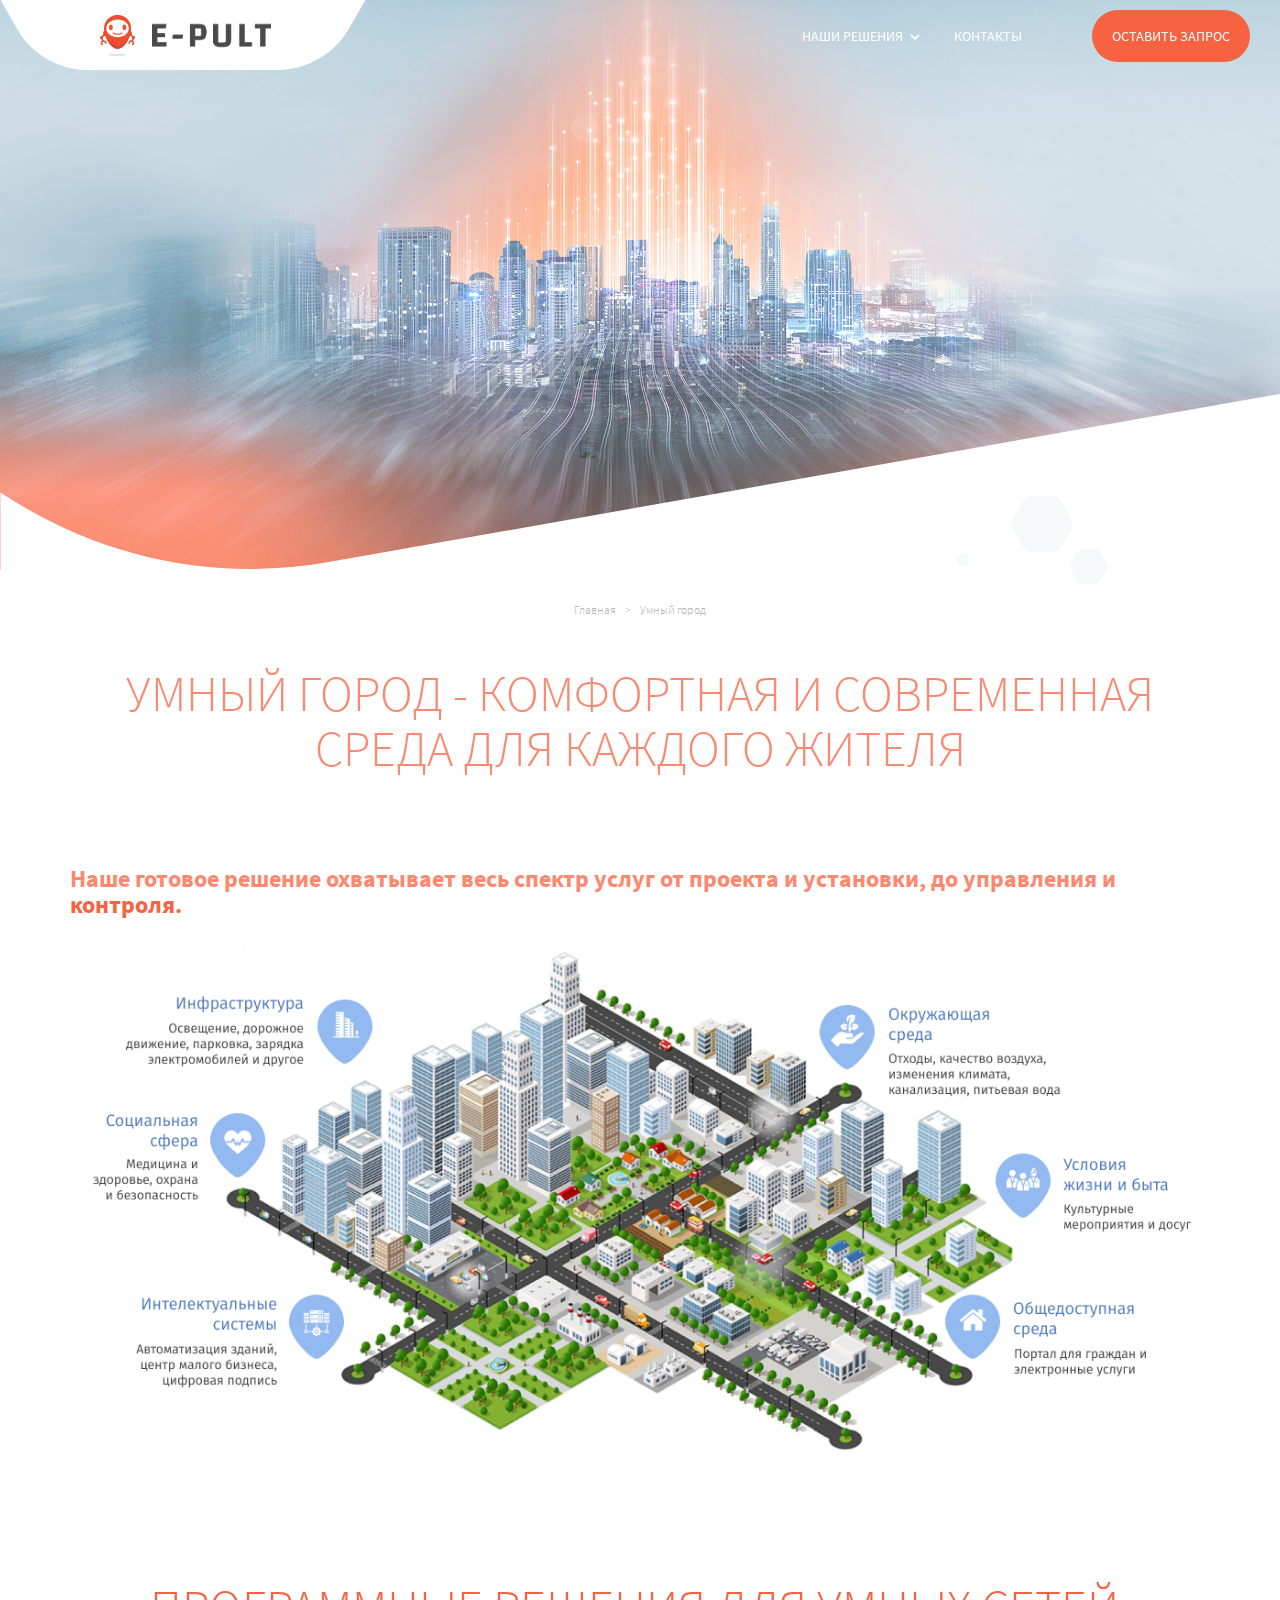
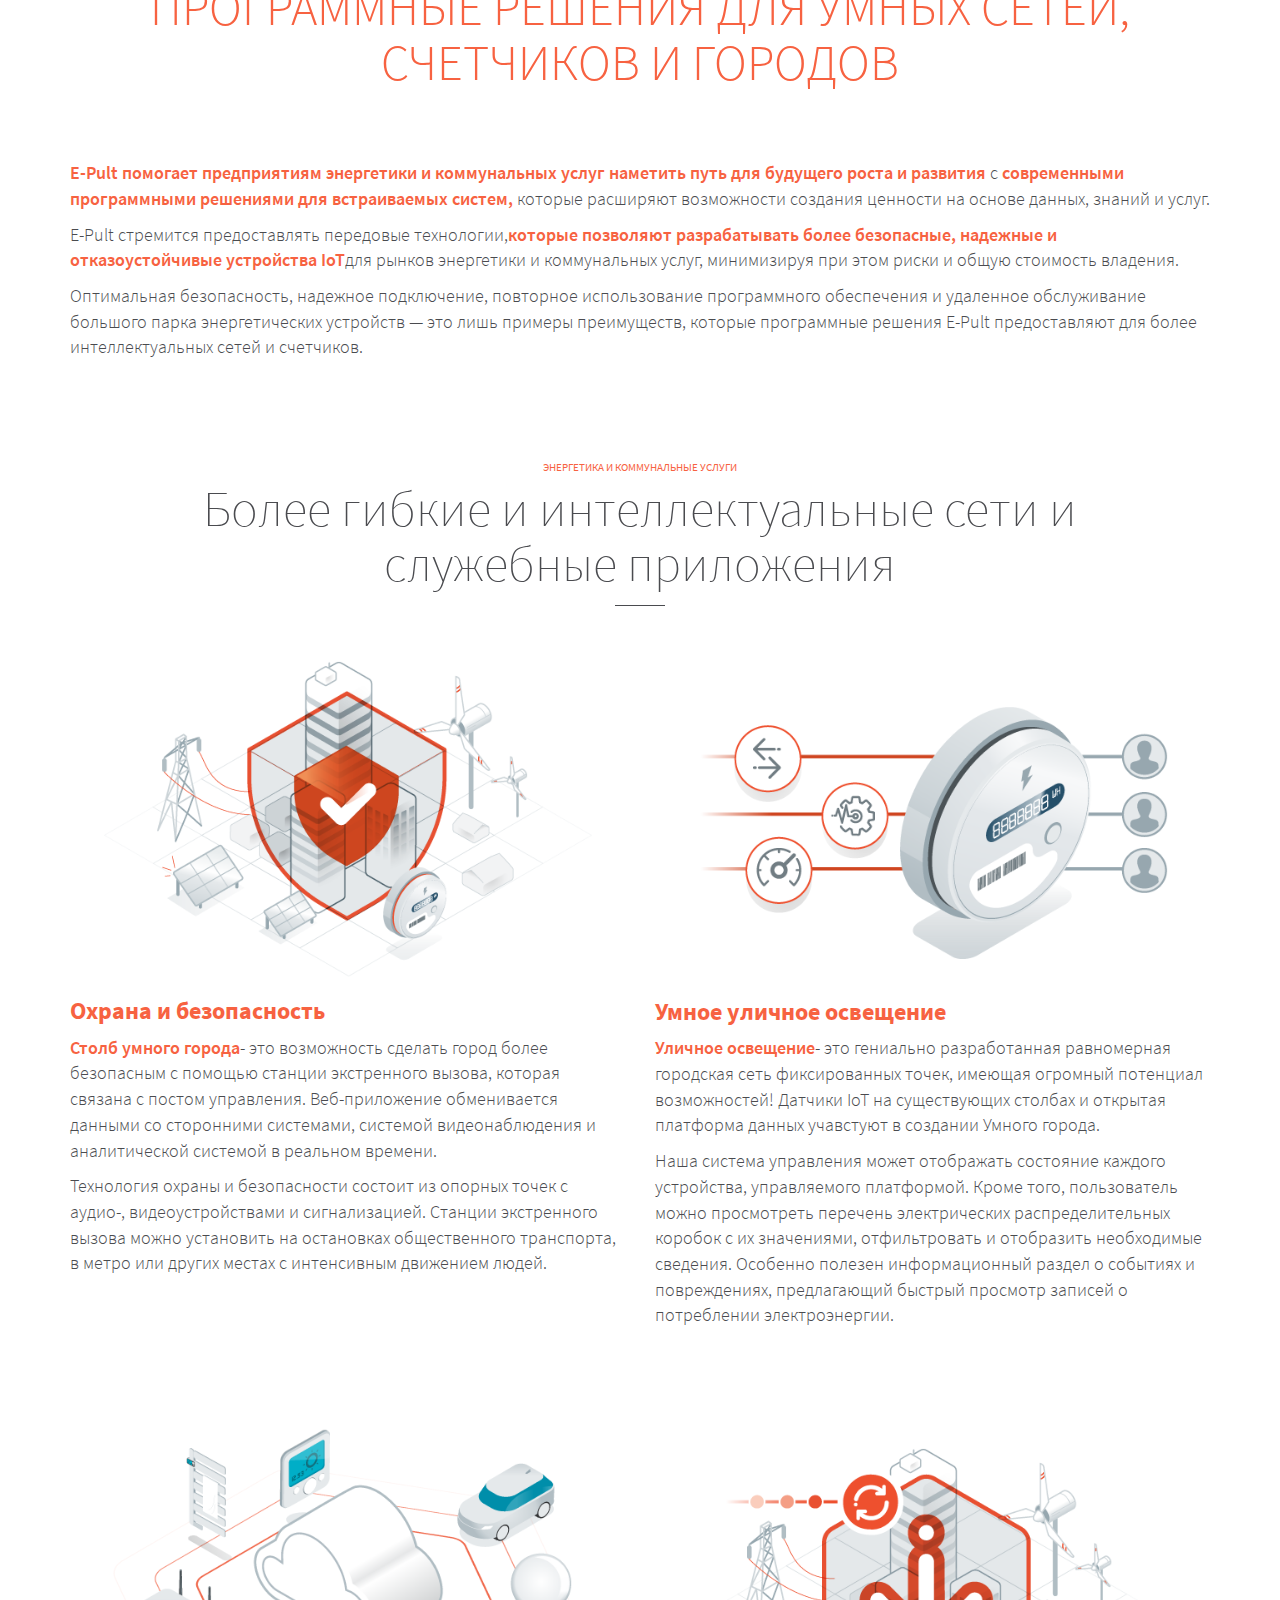
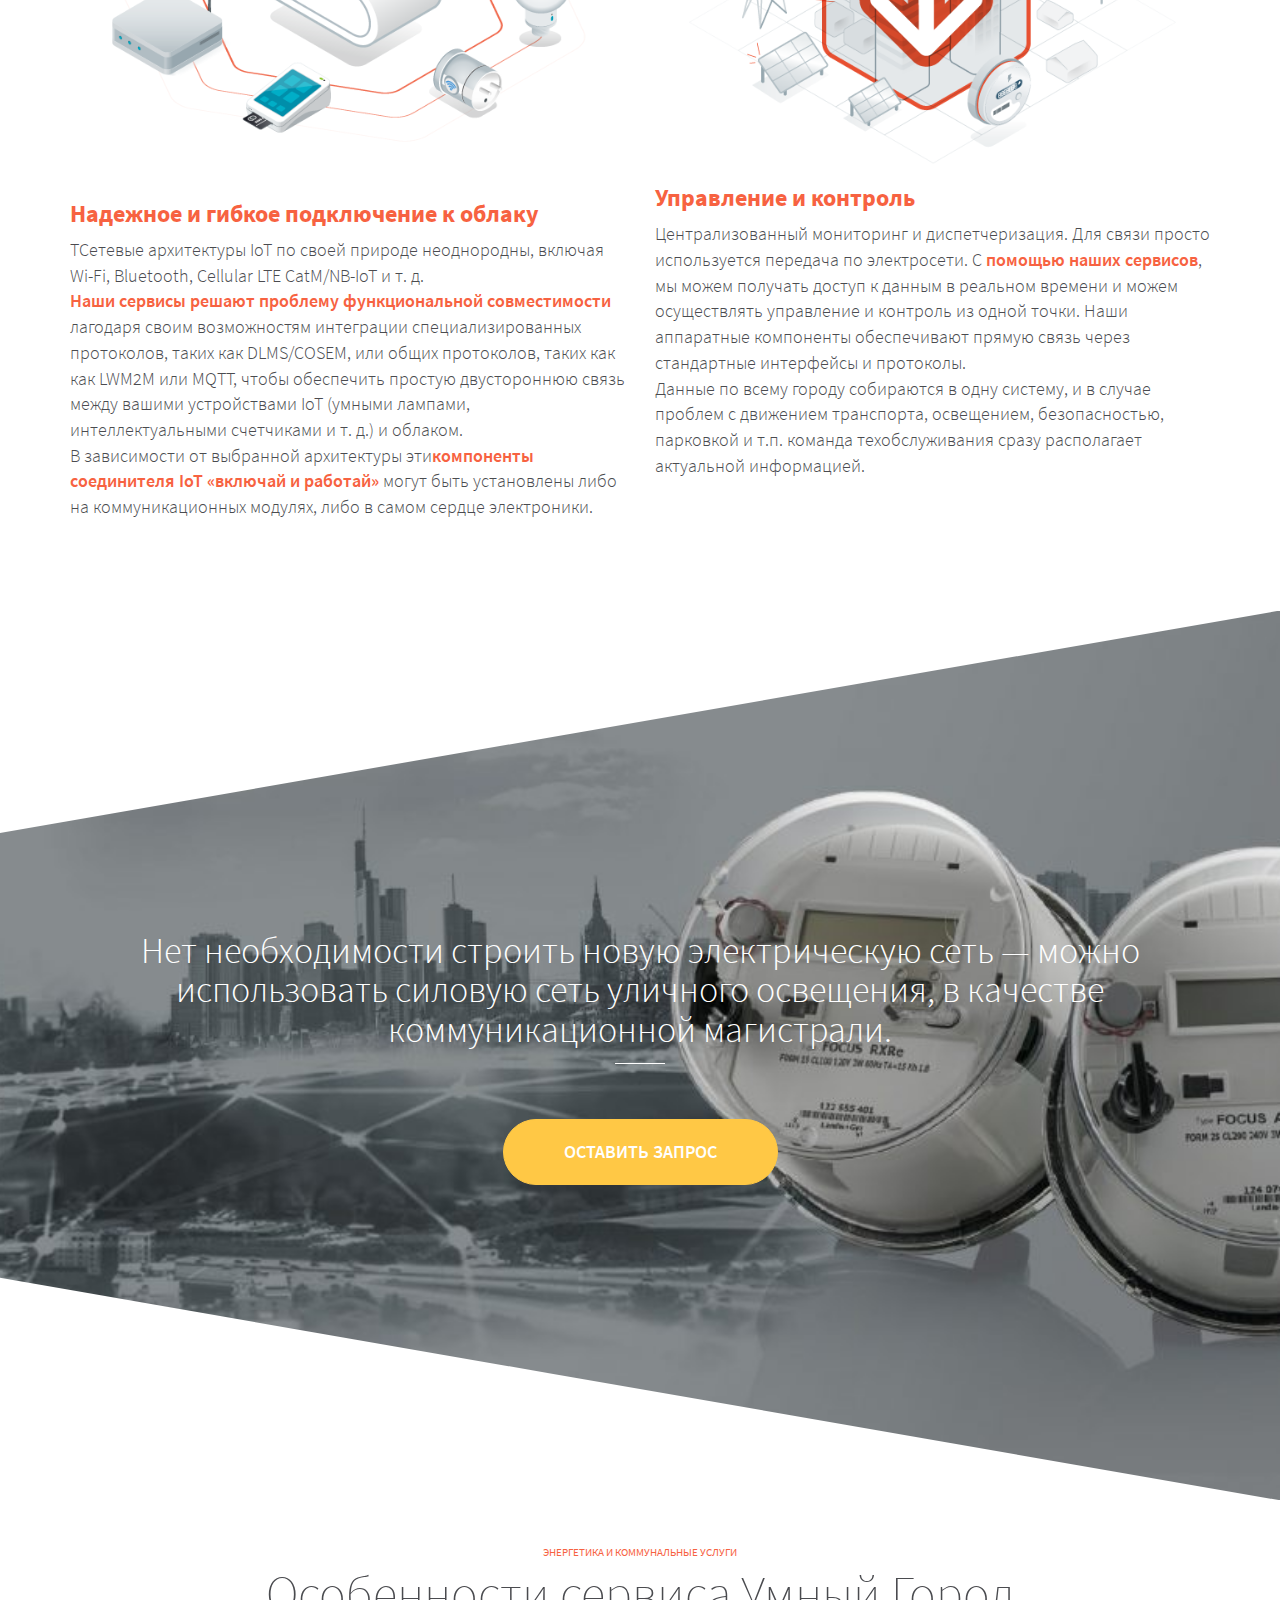
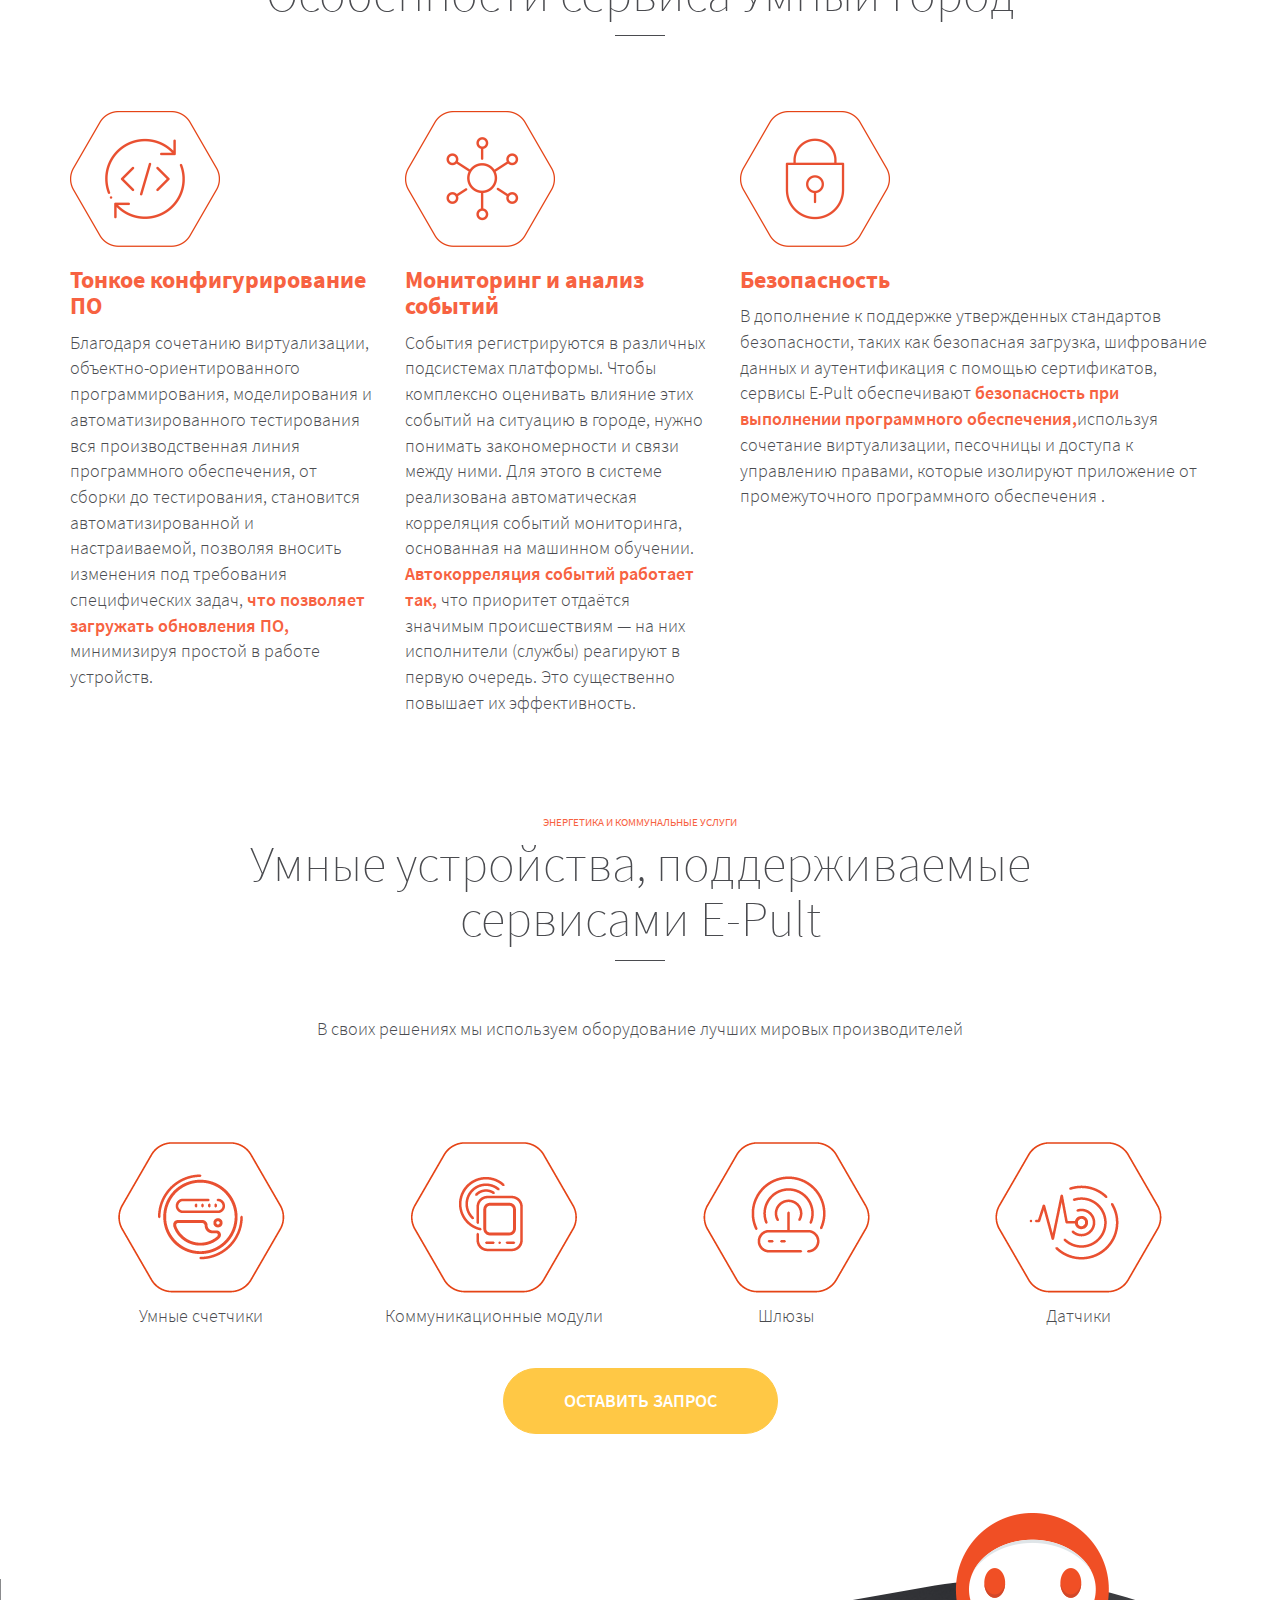
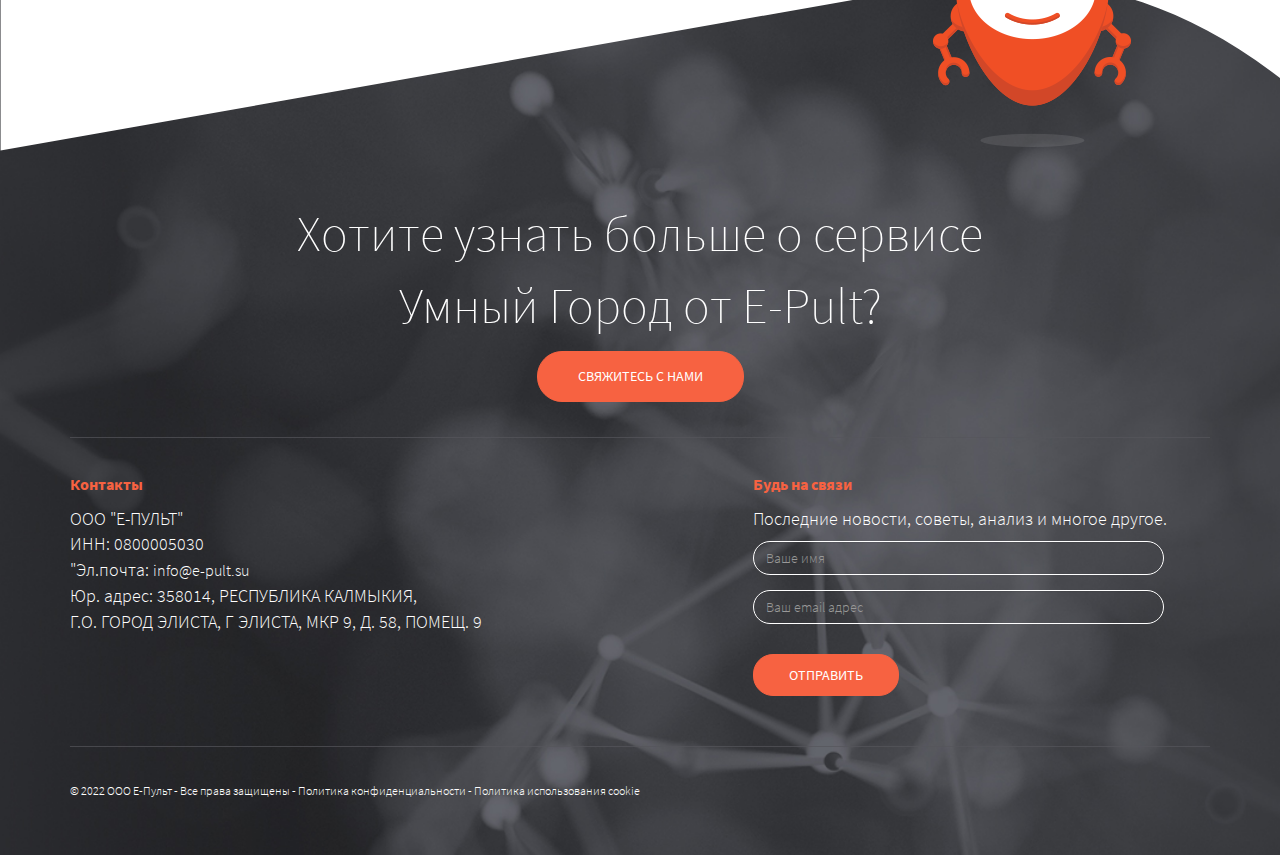
<file: smart-city.html>
<!DOCTYPE html>
<html lang="ru-RU" class="no-js">
<!--<![endif]-->

<head>
	<meta charset="utf-8">
	<meta http-equiv="X-UA-Compatible" content="IE=edge">
	<title>E-Pult | УМНЫЙ ГОРОД</title>
	<meta name="viewport" content="width=device-width, initial-scale=1.0">



	<link rel="apple-touch-icon" sizes="180x180" href="images/apple-touch-icon.png">
	<link rel="icon" type="image/png" sizes="32x32" href="images/favicon-32x32.png">
	<link rel="icon" type="image/png" sizes="16x16" href="images/favicon-16x16.png">

	<link rel="mask-icon" href="fonts/safari-pinned-tab.svg" color="#5bbad5">
	<link rel="shortcut icon" href="favicon.ico">
	<meta name="apple-mobile-web-app-title" content="E-Pult">
	<meta name="application-name" content="E-Pult">
	<meta name="msapplication-TileColor" content="#00aba9">

	<meta name="theme-color" content="#ffffff">
	<!-- wordpress head functions -->
	<meta name="robots" content="index, follow, max-image-preview:large, max-snippet:-1, max-video-preview:-1">

	<!-- This site is optimized with the Yoast SEO plugin v18.4.1 - https://yoast.com/wordpress/plugins/seo/ -->
	<link rel="canonical" href="https://www.e-pult.su/smart-city.html/">

	<meta property="og:title" content="E-Pult - Решения для умных домов и предприятий. УМНЫЙ ГОРОД">
	<meta property="og:description"
		content="E-Pult - Решения для умных домов и предприятий. Автоматизация работы с маркетплейсами и системы безопасности">
	<meta property="og:url" content="https://www.e-pult.su/smart-city.html/">
	<meta property="og:site_name" content="E-PULT - современные умные решения">
	<meta property="article:modified_time" content="2021-02-08T11:10:38+00:00">
	<meta name="twitter:card" content="summary_large_image">
	<meta name="twitter:label1" content="Est. reading time">
	<meta name="twitter:data1" content="3 minutes">
	<!-- / Yoast SEO plugin. -->



	<link rel="dns-prefetch" href="//s.w.org">
	<script type="text/javascript">
		window._wpemojiSettings = { "baseUrl": "https:\/\/s.w.org\/images\/core\/emoji\/13.1.0\/72x72\/", "ext": ".png", "svgUrl": "https:\/\/s.w.org\/images\/core\/emoji\/13.1.0\/svg\/", "svgExt": ".svg", "source": { "concatemoji": "https:\/\/www.microej.com\/wp-includes\/js\/wp-emoji-release.min.js?ver=5.9.5" } };
		/*! This file is auto-generated */
		!function (e, a, t) { var n, r, o, i = a.createElement("canvas"), p = i.getContext && i.getContext("2d"); function s(e, t) { var a = String.fromCharCode; p.clearRect(0, 0, i.width, i.height), p.fillText(a.apply(this, e), 0, 0); e = i.toDataURL(); return p.clearRect(0, 0, i.width, i.height), p.fillText(a.apply(this, t), 0, 0), e === i.toDataURL() } function c(e) { var t = a.createElement("script"); t.src = e, t.defer = t.type = "text/javascript", a.getElementsByTagName("head")[0].appendChild(t) } for (o = Array("flag", "emoji"), t.supports = { everything: !0, everythingExceptFlag: !0 }, r = 0; r < o.length; r++)t.supports[o[r]] = function (e) { if (!p || !p.fillText) return !1; switch (p.textBaseline = "top", p.font = "600 32px Arial", e) { case "flag": return s([127987, 65039, 8205, 9895, 65039], [127987, 65039, 8203, 9895, 65039]) ? !1 : !s([55356, 56826, 55356, 56819], [55356, 56826, 8203, 55356, 56819]) && !s([55356, 57332, 56128, 56423, 56128, 56418, 56128, 56421, 56128, 56430, 56128, 56423, 56128, 56447], [55356, 57332, 8203, 56128, 56423, 8203, 56128, 56418, 8203, 56128, 56421, 8203, 56128, 56430, 8203, 56128, 56423, 8203, 56128, 56447]); case "emoji": return !s([10084, 65039, 8205, 55357, 56613], [10084, 65039, 8203, 55357, 56613]) }return !1 }(o[r]), t.supports.everything = t.supports.everything && t.supports[o[r]], "flag" !== o[r] && (t.supports.everythingExceptFlag = t.supports.everythingExceptFlag && t.supports[o[r]]); t.supports.everythingExceptFlag = t.supports.everythingExceptFlag && !t.supports.flag, t.DOMReady = !1, t.readyCallback = function () { t.DOMReady = !0 }, t.supports.everything || (n = function () { t.readyCallback() }, a.addEventListener ? (a.addEventListener("DOMContentLoaded", n, !1), e.addEventListener("load", n, !1)) : (e.attachEvent("onload", n), a.attachEvent("onreadystatechange", function () { "complete" === a.readyState && t.readyCallback() })), (n = t.source || {}).concatemoji ? c(n.concatemoji) : n.wpemoji && n.twemoji && (c(n.twemoji), c(n.wpemoji))) }(window, document, window._wpemojiSettings);
	</script>
	<style type="text/css">
		img.wp-smiley,
		img.emoji {
			display: inline !important;
			border: none !important;
			box-shadow: none !important;
			height: 1em !important;
			width: 1em !important;
			margin: 0 0.07em !important;
			vertical-align: -0.1em !important;
			background: none !important;
			padding: 0 !important;
		}
	</style>
	<link rel="stylesheet" id="codepeople-loading-page-style-css" href="css/loading-page.css" type="text/css" media>
	<link rel="stylesheet" id="codepeople-loading-page-style-effect-css" href="css/loading-page.css" type="text/css"
		media>
	<link rel="stylesheet" id="wp-block-library-css" href="css/style.min.css" type="text/css" media="all">
	<style id="global-styles-inline-css" type="text/css">
		body {
			--wp--preset--color--black: #000000;
			--wp--preset--color--cyan-bluish-gray: #abb8c3;
			--wp--preset--color--white: #ffffff;
			--wp--preset--color--pale-pink: #f78da7;
			--wp--preset--color--vivid-red: #cf2e2e;
			--wp--preset--color--luminous-vivid-orange: #ff6900;
			--wp--preset--color--luminous-vivid-amber: #fcb900;
			--wp--preset--color--light-green-cyan: #7bdcb5;
			--wp--preset--color--vivid-green-cyan: #00d084;
			--wp--preset--color--pale-cyan-blue: #8ed1fc;
			--wp--preset--color--vivid-cyan-blue: #0693e3;
			--wp--preset--color--vivid-purple: #9b51e0;
			--wp--preset--gradient--vivid-cyan-blue-to-vivid-purple: linear-gradient(135deg, rgba(6, 147, 227, 1) 0%, rgb(155, 81, 224) 100%);
			--wp--preset--gradient--light-green-cyan-to-vivid-green-cyan: linear-gradient(135deg, rgb(122, 220, 180) 0%, rgb(0, 208, 130) 100%);
			--wp--preset--gradient--luminous-vivid-amber-to-luminous-vivid-orange: linear-gradient(135deg, rgba(252, 185, 0, 1) 0%, rgba(255, 105, 0, 1) 100%);
			--wp--preset--gradient--luminous-vivid-orange-to-vivid-red: linear-gradient(135deg, rgba(255, 105, 0, 1) 0%, rgb(207, 46, 46) 100%);
			--wp--preset--gradient--very-light-gray-to-cyan-bluish-gray: linear-gradient(135deg, rgb(238, 238, 238) 0%, rgb(169, 184, 195) 100%);
			--wp--preset--gradient--cool-to-warm-spectrum: linear-gradient(135deg, rgb(74, 234, 220) 0%, rgb(151, 120, 209) 20%, rgb(207, 42, 186) 40%, rgb(238, 44, 130) 60%, rgb(251, 105, 98) 80%, rgb(254, 248, 76) 100%);
			--wp--preset--gradient--blush-light-purple: linear-gradient(135deg, rgb(255, 206, 236) 0%, rgb(152, 150, 240) 100%);
			--wp--preset--gradient--blush-bordeaux: linear-gradient(135deg, rgb(254, 205, 165) 0%, rgb(254, 45, 45) 50%, rgb(107, 0, 62) 100%);
			--wp--preset--gradient--luminous-dusk: linear-gradient(135deg, rgb(255, 203, 112) 0%, rgb(199, 81, 192) 50%, rgb(65, 88, 208) 100%);
			--wp--preset--gradient--pale-ocean: linear-gradient(135deg, rgb(255, 245, 203) 0%, rgb(182, 227, 212) 50%, rgb(51, 167, 181) 100%);
			--wp--preset--gradient--electric-grass: linear-gradient(135deg, rgb(202, 248, 128) 0%, rgb(113, 206, 126) 100%);
			--wp--preset--gradient--midnight: linear-gradient(135deg, rgb(2, 3, 129) 0%, rgb(40, 116, 252) 100%);
			--wp--preset--duotone--dark-grayscale: url('energy-utilities.html#wp-duotone-dark-grayscale');
			--wp--preset--duotone--grayscale: url('energy-utilities.html#wp-duotone-grayscale');
			--wp--preset--duotone--purple-yellow: url('energy-utilities.html#wp-duotone-purple-yellow');
			--wp--preset--duotone--blue-red: url('energy-utilities.html#wp-duotone-blue-red');
			--wp--preset--duotone--midnight: url('energy-utilities.html#wp-duotone-midnight');
			--wp--preset--duotone--magenta-yellow: url('energy-utilities.html#wp-duotone-magenta-yellow');
			--wp--preset--duotone--purple-green: url('energy-utilities.html#wp-duotone-purple-green');
			--wp--preset--duotone--blue-orange: url('energy-utilities.html#wp-duotone-blue-orange');
			--wp--preset--font-size--small: 13px;
			--wp--preset--font-size--medium: 20px;
			--wp--preset--font-size--large: 36px;
			--wp--preset--font-size--x-large: 42px;
		}

		.has-black-color {
			color: var(--wp--preset--color--black) !important;
		}

		.has-cyan-bluish-gray-color {
			color: var(--wp--preset--color--cyan-bluish-gray) !important;
		}

		.has-white-color {
			color: var(--wp--preset--color--white) !important;
		}

		.has-pale-pink-color {
			color: var(--wp--preset--color--pale-pink) !important;
		}

		.has-vivid-red-color {
			color: var(--wp--preset--color--vivid-red) !important;
		}

		.has-luminous-vivid-orange-color {
			color: var(--wp--preset--color--luminous-vivid-orange) !important;
		}

		.has-luminous-vivid-amber-color {
			color: var(--wp--preset--color--luminous-vivid-amber) !important;
		}

		.has-light-green-cyan-color {
			color: var(--wp--preset--color--light-green-cyan) !important;
		}

		.has-vivid-green-cyan-color {
			color: var(--wp--preset--color--vivid-green-cyan) !important;
		}

		.has-pale-cyan-blue-color {
			color: var(--wp--preset--color--pale-cyan-blue) !important;
		}

		.has-vivid-cyan-blue-color {
			color: var(--wp--preset--color--vivid-cyan-blue) !important;
		}

		.has-vivid-purple-color {
			color: var(--wp--preset--color--vivid-purple) !important;
		}

		.has-black-background-color {
			background-color: var(--wp--preset--color--black) !important;
		}

		.has-cyan-bluish-gray-background-color {
			background-color: var(--wp--preset--color--cyan-bluish-gray) !important;
		}

		.has-white-background-color {
			background-color: var(--wp--preset--color--white) !important;
		}

		.has-pale-pink-background-color {
			background-color: var(--wp--preset--color--pale-pink) !important;
		}

		.has-vivid-red-background-color {
			background-color: var(--wp--preset--color--vivid-red) !important;
		}

		.has-luminous-vivid-orange-background-color {
			background-color: var(--wp--preset--color--luminous-vivid-orange) !important;
		}

		.has-luminous-vivid-amber-background-color {
			background-color: var(--wp--preset--color--luminous-vivid-amber) !important;
		}

		.has-light-green-cyan-background-color {
			background-color: var(--wp--preset--color--light-green-cyan) !important;
		}

		.has-vivid-green-cyan-background-color {
			background-color: var(--wp--preset--color--vivid-green-cyan) !important;
		}

		.has-pale-cyan-blue-background-color {
			background-color: var(--wp--preset--color--pale-cyan-blue) !important;
		}

		.has-vivid-cyan-blue-background-color {
			background-color: var(--wp--preset--color--vivid-cyan-blue) !important;
		}

		.has-vivid-purple-background-color {
			background-color: var(--wp--preset--color--vivid-purple) !important;
		}

		.has-black-border-color {
			border-color: var(--wp--preset--color--black) !important;
		}

		.has-cyan-bluish-gray-border-color {
			border-color: var(--wp--preset--color--cyan-bluish-gray) !important;
		}

		.has-white-border-color {
			border-color: var(--wp--preset--color--white) !important;
		}

		.has-pale-pink-border-color {
			border-color: var(--wp--preset--color--pale-pink) !important;
		}

		.has-vivid-red-border-color {
			border-color: var(--wp--preset--color--vivid-red) !important;
		}

		.has-luminous-vivid-orange-border-color {
			border-color: var(--wp--preset--color--luminous-vivid-orange) !important;
		}

		.has-luminous-vivid-amber-border-color {
			border-color: var(--wp--preset--color--luminous-vivid-amber) !important;
		}

		.has-light-green-cyan-border-color {
			border-color: var(--wp--preset--color--light-green-cyan) !important;
		}

		.has-vivid-green-cyan-border-color {
			border-color: var(--wp--preset--color--vivid-green-cyan) !important;
		}

		.has-pale-cyan-blue-border-color {
			border-color: var(--wp--preset--color--pale-cyan-blue) !important;
		}

		.has-vivid-cyan-blue-border-color {
			border-color: var(--wp--preset--color--vivid-cyan-blue) !important;
		}

		.has-vivid-purple-border-color {
			border-color: var(--wp--preset--color--vivid-purple) !important;
		}

		.has-vivid-cyan-blue-to-vivid-purple-gradient-background {
			background: var(--wp--preset--gradient--vivid-cyan-blue-to-vivid-purple) !important;
		}

		.has-light-green-cyan-to-vivid-green-cyan-gradient-background {
			background: var(--wp--preset--gradient--light-green-cyan-to-vivid-green-cyan) !important;
		}

		.has-luminous-vivid-amber-to-luminous-vivid-orange-gradient-background {
			background: var(--wp--preset--gradient--luminous-vivid-amber-to-luminous-vivid-orange) !important;
		}

		.has-luminous-vivid-orange-to-vivid-red-gradient-background {
			background: var(--wp--preset--gradient--luminous-vivid-orange-to-vivid-red) !important;
		}

		.has-very-light-gray-to-cyan-bluish-gray-gradient-background {
			background: var(--wp--preset--gradient--very-light-gray-to-cyan-bluish-gray) !important;
		}

		.has-cool-to-warm-spectrum-gradient-background {
			background: var(--wp--preset--gradient--cool-to-warm-spectrum) !important;
		}

		.has-blush-light-purple-gradient-background {
			background: var(--wp--preset--gradient--blush-light-purple) !important;
		}

		.has-blush-bordeaux-gradient-background {
			background: var(--wp--preset--gradient--blush-bordeaux) !important;
		}

		.has-luminous-dusk-gradient-background {
			background: var(--wp--preset--gradient--luminous-dusk) !important;
		}

		.has-pale-ocean-gradient-background {
			background: var(--wp--preset--gradient--pale-ocean) !important;
		}

		.has-electric-grass-gradient-background {
			background: var(--wp--preset--gradient--electric-grass) !important;
		}

		.has-midnight-gradient-background {
			background: var(--wp--preset--gradient--midnight) !important;
		}

		.has-small-font-size {
			font-size: var(--wp--preset--font-size--small) !important;
		}

		.has-medium-font-size {
			font-size: var(--wp--preset--font-size--medium) !important;
		}

		.has-large-font-size {
			font-size: var(--wp--preset--font-size--large) !important;
		}

		.has-x-large-font-size {
			font-size: var(--wp--preset--font-size--x-large) !important;
		}
	</style>
	<link rel="stylesheet" id="contact-form-7-css" href="css/styles.css" type="text/css" media="all">
	<link rel="stylesheet" id="collapscore-css-css" href="css/core_style.css" type="text/css" media="all">
	<link rel="stylesheet" id="collapseomatic-css-css" href="css/light_style.css" type="text/css" media="all">
	<link rel="stylesheet" id="wpbs-css" href="css/styles.f6413c85.min.css" type="text/css" media="all">
	<link rel="stylesheet" id="wpbs-style-css" href="css/style.css" type="text/css" media="all">
	<script type="text/javascript" src="js/jquery.min.js" id="jquery-core-js"></script>
	<script type="text/javascript" src="js/jquery-migrate.min.js" id="jquery-migrate-js"></script>
	<script type="text/javascript" src="js/loading-logo.js" id="codepeople-loading-page-script-logo-js"></script>
	<script type="text/javascript" id="codepeople-loading-page-script-js-before">
		loading_page_settings = { "loadingScreen": 1, "closeBtn": true, "removeInOnLoad": false, "codeblock": "", "backgroundColor": "rgba(255,255,255,.8)", "foregroundColor": "#f76241", "backgroundImage": "", "additionalSeconds": 0, "pageEffect": "none", "backgroundRepeat": "repeat", "fullscreen": 0, "graphic": "logo", "text": 0, "lp_ls": { "logo": { "image": "https:\/\/www.microej.com\/wp-content\/uploads\/2018\/12\/mej.png" } }, "screen_size": "all", "screen_width": 0, "deepSearch": 0, "modifyDisplayRule": 0 };
	</script>
	<script type="text/javascript" src="js/loading-page.min.js" id="codepeople-loading-page-script-js"></script>
	<script type="text/javascript" src="js/modernizr.js" id="modernizr-js"></script>

	<script type="text/javascript">
		var jQueryMigrateHelperHasSentDowngrade = false;

		window.onerror = function (msg, url, line, col, error) {
			// Break out early, do not processing if a downgrade reqeust was already sent.
			if (jQueryMigrateHelperHasSentDowngrade) {
				return true;
			}

			var xhr = new XMLHttpRequest();
			var nonce = '1b3acb8e9d';
			var jQueryFunctions = [
				'andSelf',
				'browser',
				'live',
				'boxModel',
				'support.boxModel',
				'size',
				'swap',
				'clean',
				'sub',
			];
			var match_pattern = /\)\.(.+?) is not a function/;
			var erroredFunction = msg.match(match_pattern);

			// If there was no matching functions, do not try to downgrade.
			if (typeof erroredFunction !== 'object' || typeof erroredFunction[1] === "undefined" || -1 === jQueryFunctions.indexOf(erroredFunction[1])) {
				return true;
			}

			// Set that we've now attempted a downgrade request.
			jQueryMigrateHelperHasSentDowngrade = true;

			xhr.open('POST', '#');
			xhr.setRequestHeader('Content-Type', 'application/x-www-form-urlencoded');
			xhr.onload = function () {
				var response,
					reload = false;

				if (200 === xhr.status) {
					try {
						response = JSON.parse(xhr.response);

						reload = response.data.reload;
					} catch (e) {
						reload = false;
					}
				}

				// Automatically reload the page if a deprecation caused an automatic downgrade, ensure visitors get the best possible experience.
				if (reload) {
					location.reload();
				}
			};

			xhr.send(encodeURI('action=jquery-migrate-downgrade-version&_wpnonce=' + nonce));

			// Suppress error alerts in older browsers
			return true;
		}
	</script>

	<style type="text/css">
		.recentcomments a {
			display: inline !important;
			padding: 0 !important;
			margin: 0 !important;
		}
	</style>
	<script type="text/javascript" src="js/2904.js" async="async"></script>
	<style>
		body {
			visibility: hidden;
		}
	</style><noscript>
		<style>
			body {
				visibility: visible;
			}
		</style>
	</noscript>
	<link rel="preload" href="images/mej.png" as="image" type="image/svg+xml"> <!-- end of wordpress head -->
	<!-- IE8 fallback moved below head to work properly. Added respond as well. Tested to work. -->
	<!-- media-queries.js (fallback) -->
	<!--[if lt IE 9]>
			<script src="http://css3-mediaqueries-js.googlecode.com/svn/trunk/css3-mediaqueries.js"></script>			
		<![endif]-->

	<!-- html5.js -->
	<!--[if lt IE 9]>
			<script src="http://html5shim.googlecode.com/svn/trunk/html5.js"></script>
		<![endif]-->

	<!-- respond.js -->
	<!--[if lt IE 9]>
		          <script type='text/javascript' src="http://cdnjs.cloudflare.com/ajax/libs/respond.js/1.4.2/respond.js"></script>
		<![endif]-->
	<link href="css/bootstrap.min.css" rel="stylesheet">
	<link rel="stylesheet" href="css/font-awesome.min.css">

	<link rel="stylesheet" href="css/2018.css">
	<link rel="stylesheet" href="css/lightbox.min.css">
	<link rel="stylesheet" href="css/animate.min.css">
	<link rel="stylesheet" href="css/timeline2.css">
	<link rel="stylesheet" href="css/odometer-theme-default.css">

</head>

<body class="market-template-default single single-market postid-11426">
	<!-- Google Tag Manager (noscript) -->

	<!-- End Google Tag Manager (noscript) -->
	<header role="banner" class="header ">
		<div class="navbar navbar-fixed-top ">
			<div class="navbar-header ">
				<button type="button" class="navbar-toggle" data-toggle="collapse"
					data-target=".navbar-responsive-collapse">
					<span class="icon-bar"></span>
					<span class="icon-bar"></span>
					<span class="icon-bar"></span>
				</button>
				<a class="navbar-brand "
					title="Design performant, secure, reliable and future-proof electronic products thanks to MicroEJ, the &quot;tiny sibling of Android&quot; for home appliances, industrial gateways, wearables, smart printers, medical devices, smart city and more."
					href="https://www.e-pult.su">
					<img src="images/logo-avatar.png" alt="E-PULT | Автоматизация строений и работы на маркетплейсах"
						class="logo_avatar">
					<img src="images/logo-txt.png" alt="E-PULT | Автоматизация строений и работы на маркетплейсах"
						class="logo_txt">
				</a>
			</div>
			<div class="container-fluid">
				<div class="row">
					<div class="col-xs-12">
						<div class="collapse navbar-collapse navbar-responsive-collapse navbar-right">
							<ul id="menu-menu" class="nav navbar-nav">
								<li id="menu-item-6"
									class="dropdown menu-item menu-item-type-custom menu-item-object-custom menu-item-has-children">
									<a href="#" class="dropdown-toggle" data-toggle="dropdown">Наши решения<span
											class="icon-caret"></span></a>
									<ul class="dropdown-menu">
										<li id="menu-item-241"
											class="menu-item menu-item-type-post_type menu-item-object-solution"><a
												href="smart-homes-and-buildings.html">СИСТЕМА УМНЫЙ ДОМ</a>
										</li>
										<li id="menu-item-242"
											class="menu-item menu-item-type-post_type menu-item-object-solution"><a
												href="smart-city.html">СИСТЕМА УМНЫЙ ГОРОД</a></li>
										<li id="menu-item-10211"
											class="menu-item menu-item-type-custom menu-item-object-custom"><a
												href="security-page.html">СИСТЕМЫ БЕЗОПАСНОСТИ</a>
										</li>
										<li id="menu-item-243"
											class="menu-item menu-item-type-post_type menu-item-object-solution"><a
												href="smart-wall.html">Умный Жилой Комплекс</a>
										</li>
										<li id="menu-item-240"
											class="menu-item menu-item-type-post_type menu-item-object-solution"><a
												href="smart-office.html">УМНЫЙ ОФИС</a></li>
										<li id="menu-item-13607"
											class="menu-item menu-item-type-custom menu-item-object-custom"><a
												href="smart-industry.html">ЦИФРОВОЕ ПРЕДПРИЯТИЕ</a></li>
										<li id="menu-item-13924"
											class="menu-item menu-item-type-custom menu-item-object-custom"><a
												href="marketplace-service.html">Работа с маркетплейсами</a></li>
									</ul>
								</li>


								<li id="menu-item-239" class="menu-item menu-item-type-post_type menu-item-object-page">
									<a href="#contacts">Контакты</a>
								</li>
								<li id="menu-item-291"
									class="demo_btn_menu menu-item menu-item-type-custom menu-item-object-custom"><a
										href="contact-page.html">Оставить запрос</a></li>

							</ul>
						</div>
					</div>
				</div>
			</div>



		</div> <!-- end .navbar -->

	</header> <!-- end header -->




	<div class="container-fluid nopadding relative bg_black banner"
		style="background:url(images/smartcities-6.jpg) no-repeat center center / cover">
		<div class="container">
			<span class="motif"></span>
			<div class="row">
				<div class="col-xs-12 banner_txt white text-center">
					<p> </p>
				</div>
			</div>
		</div>
		<span class="svg_container svg_bottom">
			<img src="fonts/courbe-haut.svg" class="svg_top">
		</span>
	</div>
	<div class="container breadcrumb_container">
		<span class="motif"></span>
		<div class="row">
			<div class="col-xs-12 breadcrumb_content bg_white text-center">

				<p id="breadcrumbs" class><span><span><a href="https://www.e-pult.su/">Главная</a> <span
								class="separator">&gt;</span> <span class="breadcrumb_last" aria-current="page">Умный
								город</span></span></span></span></p>
			</div>
		</div>
	</div>




	<!-- <div class="line_container">
		<div class="container-fluid padded main_title">
			<div class="container">
				<div class="row">
					<div class="col-xs-12 text-center">
						<div><img src="images/smart_city.png" alt="smart-city"></div>
					</div>
				</div>
			</div>
		</div>
	</div> -->

	<div class="line_container">

		<div class="container-fluid padded main_title">
			<div class="container">
				<div class="row">
					<div class="col-xs-12 text-center">
						<h1 class="orange text-uppercase">Умный город - комфортная и современная среда для каждого
							жителя</h1>
					</div>
				</div>
			</div>
		</div>

		<div id="line1" class="line container-fluid bg_white    ">
			<div class="container">
				<div class="row row-eq-height">

					<div class=" col-sm-12 col-md-12  post_content padded">
						<h3>Наше готовое решение охватывает весь спектр услуг от проекта и установки, до управления и
							контроля.</h3>

						<p><img class="aligncenter size-full wp-image-10127" src="images/smart_city.png" alt></p>
					</div>
				</div>

			</div>
		</div>


		<div class="container-fluid padded main_title">
			<div class="container">
				<div class="row">
					<div class="col-xs-12 text-center">
						<h1 class="orange text-uppercase">ПРОГРАММНЫЕ РЕШЕНИЯ ДЛЯ УМНЫХ СЕТЕЙ, СЧЕТЧИКОВ И ГОРОДОВ</h1>
					</div>
				</div>
			</div>
		</div>
		<div id="line1" class="line container-fluid     ">
			<div class="container">
				<div class="row row-eq-height">

					<div class=" col-sm-12 col-md-12  post_content padded">
						<p><strong>E-Pult помогает предприятиям энергетики и коммунальных услуг наметить путь для
								будущего роста и развития</strong> с <strong>современными программными решениями для
								встраиваемых систем,</strong> которые расширяют возможности создания ценности на основе
							данных, знаний и услуг.</p>
						<p>E-Pult стремится предоставлять передовые технологии,<strong>которые позволяют разрабатывать
								более безопасные, надежные и отказоустойчивые устройства IoT</strong>для
							рынков энергетики и коммунальных услуг, минимизируя при этом риски и общую стоимость
							владения.</p>
						<p>Оптимальная безопасность, надежное подключение, повторное использование программного
							обеспечения и удаленное обслуживание большого парка энергетических устройств — это лишь
							примеры преимуществ, которые программные решения E-Pult предоставляют для более
							интеллектуальных сетей и счетчиков.</p>
					</div>
				</div>

			</div>
		</div>
		<div id="line2" class="line container-fluid     ">
			<div class="container">
				<div class="row">
					<div class="col-sm-12 col-md-10 col-md-offset-1 text-center padded">
						<p class="subtitle orange text-uppercase">ЭНЕРГЕТИКА И КОММУНАЛЬНЫЕ УСЛУГИ</p>
						<h2 class="grey underlined underlined_center">Более гибкие и интеллектуальные сети и служебные
							приложения</h2>
					</div>
				</div>
				<div class="row row-eq-height">

					<div class=" col-sm-12 col-md-6  post_content padded">
						<p><img loading="lazy" class="aligncenter  wp-image-11698" src="images/smarter-grid_1.png" alt
								width="500" height="317"
								srcset="images/smarter-grid_1.png 600w, images/smarter-grid_1-360x229.png 360w, images/smarter-grid_1-150x95.png 150w"
								sizes="(max-width: 500px) 100vw, 500px"></p>
						<h3>Охрана и безопасность</h3>
						<p> <strong>Столб умного города</strong>- это возможность сделать город более безопасным с
							помощью станции
							экстренного вызова, которая связана с постом управления. Веб-приложение обменивается данными
							со сторонними системами, системой видеонаблюдения и аналитической системой в реальном
							времени.
						</p>
						<p>Технология охраны и безопасности состоит из опорных точек с аудио-, видеоустройствами и
							сигнализацией. Станции экстренного вызова можно установить на остановках общественного
							транспорта, в метро или других местах с интенсивным движением людей.</p>
					</div>

					<div class=" col-sm-12 col-md-6  post_content padded">
						<p><img loading="lazy" class="aligncenter wp-image-11699" src="images/customization.png" alt
								width="501" height="318"></p>
						<h3>Умное уличное освещение</h3>
						<p><strong>Уличное освещение</strong>- это гениально разработанная равномерная городская сеть
							фиксированных точек, имеющая огромный потенциал возможностей!
							Датчики IoT на существующих столбах и открытая платформа данных учавстуют в создании Умного
							города.</p>
						<p>Наша система управления может отображать состояние каждого устройства, управляемого
							платформой. Кроме того, пользователь можно просмотреть перечень электрических
							распределительных коробок с их значениями, отфильтровать и отобразить необходимые сведения.
							Особенно полезен информационный раздел о событиях и повреждениях, предлагающий быстрый
							просмотр записей о потреблении электроэнергии.</p>
					</div>
				</div>

			</div>
		</div>
		<div id="line3" class="line container-fluid     ">
			<div class="container">
				<div class="row row-eq-height">

					<div class=" col-sm-12 col-md-6  post_content padded">
						<p><img loading="lazy" class="aligncenter wp-image-11704" src="images/cloud_connectivity-2.png"
								alt width="499" height="317"
								srcset="images/cloud_connectivity-2.png 600w, images/cloud_connectivity-2-360x229.png 360w, images/cloud_connectivity-2-150x95.png 150w"
								sizes="(max-width: 499px) 100vw, 499px"></p>
						<p>&nbsp;</p>
						<h3>Надежное и гибкое подключение к облаку</h3>
						<p>TСетевые архитектуры IoT по своей природе неоднородны, включая Wi-Fi, Bluetooth, Cellular LTE
							CatM/NB-IoT и т. д.<br>
							<strong>Наши сервисы решают проблему функциональной совместимости</strong> лагодаря своим
							возможностям интеграции специализированных протоколов, таких как DLMS/COSEM, или общих
							протоколов, таких как как LWM2M или MQTT, чтобы обеспечить простую двустороннюю связь между
							вашими устройствами IoT (умными лампами, интеллектуальными счетчиками и т. д.) и
							облаком.<br>
							В зависимости от выбранной архитектуры эти<strong>компоненты соединителя IoT «включай и
								работай» </strong> могут быть установлены либо на коммуникационных модулях, либо в самом
							сердце электроники.
						</p>
						<p>&nbsp;</p>
					</div>

					<div class=" col-sm-12 col-md-6  post_content padded">
						<h3><img loading="lazy" class="aligncenter wp-image-11709"
								src="images/update-software_smart-grid-1.png" alt width="499" height="317"
								srcset="images/update-software_smart-grid-1.png 600w, images/update-software_smart-grid-1-360x229.png 360w, images/update-software_smart-grid-1-150x95.png 150w"
								sizes="(max-width: 499px) 100vw, 499px"></h3>
						<h3>Управление и контроль</h3>
						<p>Централизованный мониторинг и диспетчеризация.
							Для связи просто используется передача по электросети. С <strong> помощью наших
								сервисов</strong>, мы можем получать
							доступ к данным в реальном времени и можем осуществлять управление и контроль из одной
							точки. Наши аппаратные компоненты обеспечивают прямую связь через стандартные интерфейсы и
							протоколы. <br>
							Данные по всему городу собираются в одну систему, и в случае проблем с движением транспорта,
							освещением, безопасностью, парковкой и т.п. команда техобслуживания сразу располагает
							актуальной информацией.</p>
						<p>&nbsp;</p>
					</div>
				</div>

			</div>
		</div>
		<div id="line4" class="line container-fluid  small-large   bg_img"
			style="background:url(images/Successtory_header_landis-hd2-1103x570.jpg) no-repeat center center / cover">
			<div class="container">
				<div class="row row-eq-height">

					<div class=" col-sm-12 col-md-12  post_content padded">
						<h2 style="text-align: center;">Нет необходимости строить новую электрическую сеть — можно
							использовать силовую сеть уличного освещения, в качестве коммуникационной магистрали.</h2>
					</div>
				</div>
				<div class="row">
					<div class="col-sm-12 col-md-12 text-center padded">
						<a href="#" class="btn btn-lg btn-call_action bg_yellow white">Оставить запрос</a>

					</div>
				</div>

			</div>
		</div>
		<div id="line5" class="line container-fluid bg_white   < ">
			<div class="container">
				<div class="row">
					<div class="col-sm-12 col-md-10 col-md-offset-1 text-center padded">
						<p class="subtitle orange text-uppercase">ЭНЕРГЕТИКА И КОММУНАЛЬНЫЕ УСЛУГИ</p>
						<h2 class="grey underlined underlined_center">Особенности сервиса Умный Город</h2>
					</div>
				</div>
				<div class="row row-eq-height">

					<div class=" col-sm-12 col-md-4  post_content padded">
						<h3><img loading="lazy" class="alignnone wp-image-11786" src="images/software-factory.png" alt
								width="150" height="136"
								srcset="images/software-factory.png 600w, images/software-factory-360x326.png 360w, images/software-factory-150x136.png 150w"
								sizes="(max-width: 150px) 100vw, 150px"></h3>
						<h3>Тонкое конфигурирование ПО</h3>
						<p>Благодаря сочетанию виртуализации, объектно-ориентированного программирования, моделирования
							и автоматизированного тестирования вся производственная линия программного обеспечения, от
							сборки до тестирования, становится автоматизированной и настраиваемой, позволяя вносить
							изменения под требования специфических задач, <strong> что позволяет загружать
								обновления ПО,</strong>
							минимизируя простой в работе устройств.
						</p>
					</div>

					<div class=" col-sm-12 col-md-4  post_content padded">
						<h3><img loading="lazy" class="alignnone wp-image-11783"
								src="images/Picto_ecosystem-management.png" alt width="150" height="136"
								srcset="images/Picto_ecosystem-management.png 600w, images/Picto_ecosystem-management-360x326.png 360w, images/Picto_ecosystem-management-150x136.png 150w"
								sizes="(max-width: 150px) 100vw, 150px"></h3>
						<h3>Мониторинг и анализ событий</h3>
						<p>События регистрируются в различных подсистемах платформы. Чтобы комплексно оценивать влияние
							этих событий на ситуацию в городе, нужно понимать закономерности и связи между ними. Для
							этого в системе реализована автоматическая корреляция событий мониторинга, основанная на
							машинном обучении. <br>
							<strong> Автокорреляция событий работает так, </strong>что приоритет отдаётся значимым
							происшествиям — на них исполнители (службы) реагируют в первую очередь. Это существенно
							повышает их эффективность.
						</p>
					</div>

					<div class=" col-sm-12 col-md-6  post_content padded">
						<h3><img loading="lazy" class="alignnone wp-image-11785" src="images/security.png" alt
								width="150" height="136"
								srcset="images/security.png 600w, images/security-360x326.png 360w, images/security-150x136.png 150w"
								sizes="(max-width: 150px) 100vw, 150px"></h3>
						<h3>Безопасность</h3>
						<p>В дополнение к поддержке утвержденных стандартов безопасности, таких как безопасная загрузка,
							шифрование данных и аутентификация с помощью сертификатов, сервисы E-Pult
							обеспечивают<strong> безопасность при выполнении программного обеспечения,</strong>используя
							сочетание виртуализации, песочницы и доступа к управлению правами, которые изолируют
							приложение от промежуточного программного обеспечения .
						</p>
					</div>

				</div>

			</div>
		</div>

		<div id="line7" class="line container-fluid bg_white    ">
			<div class="container">
				<div class="row">
					<div class="col-sm-12 col-md-10 col-md-offset-1 text-center padded">
						<p class="subtitle orange text-uppercase">ЭНЕРГЕТИКА И КОММУНАЛЬНЫЕ УСЛУГИ</p>
						<h2 class="grey underlined underlined_center">Умные устройства, поддерживаемые сервисами E-Pult
						</h2>
					</div>
				</div>
				<div class="row row-eq-height">

					<div class=" col-sm-12 col-md-12  post_content padded">
						<p style="text-align: center;">В своих решениях мы используем оборудование лучших мировых
							производителей</p>
					</div>
				</div>

			</div>
		</div>
		<div id="line8" class="line container-fluid bg_white    ">
			<div class="container">
				<div class="row row-eq-height">

					<div class=" col-sm-12 col-md-3  post_content padded">
						<p style="text-align: center;"><img loading="lazy" class="alignnone wp-image-7229 size-full"
								src="images/icon_smart-meter.png" alt="Smart Meters Software" width="167" height="151"
								srcset="images/icon_smart-meter.png 167w, images/icon_smart-meter-150x136.png 150w"
								sizes="(max-width: 167px) 100vw, 167px"></p>
						<p style="text-align: center;">Умные счетчики</p>
					</div>

					<div class=" col-sm-12 col-md-3  post_content padded">
						<p style="text-align: center;"><img loading="lazy" class="alignnone wp-image-7226 size-full"
								src="images/icon_communication-modules-.png" alt="Communication Modules Software"
								width="166" height="151"
								srcset="images/icon_communication-modules-.png 166w, images/icon_communication-modules--150x136.png 150w"
								sizes="(max-width: 166px) 100vw, 166px"></p>
						<p style="text-align: center;">Коммуникационные модули</p>
					</div>

					<div class=" col-sm-12 col-md-3  post_content padded">
						<p style="text-align: center;"><img loading="lazy" class="alignnone wp-image-7227 size-full"
								src="images/icon_gateways.png" alt="Smart Energy Gateways Solutions" width="167"
								height="151"
								srcset="images/icon_gateways.png 167w, images/icon_gateways-150x136.png 150w"
								sizes="(max-width: 167px) 100vw, 167px"></p>
						<p style="text-align: center;">Шлюзы</p>
					</div>

					<div class=" col-sm-12 col-md-3  post_content padded">
						<p style="text-align: center;"><img loading="lazy" class="alignnone wp-image-7228 size-full"
								src="images/icon_sensors.png" alt="Smart Energy Sensors Solutions" width="167"
								height="151" srcset="images/icon_sensors.png 167w, images/icon_sensors-150x136.png 150w"
								sizes="(max-width: 167px) 100vw, 167px"></p>
						<p style="text-align: center;">Датчики</p>
					</div>
				</div>
				<div class="row">
					<div class="col-sm-12 col-md-12 text-center padded">
						<a href="#" class="btn btn-lg btn-call_action bg_yellow white">Оставить запрос</a>

					</div>
				</div>

			</div>
		</div>
	</div>
	<footer role="contentinfo" class="container-fluid footer bg_white white relative">
		<span class="svg_container svg_top">
			<img src="fonts/courbe-bas.svg" class="svg_top">
		</span>
		<div class="container relative">
			<img src="images/mej.png" class="img-responsive logo_top" alt="Micro EJ">
			<div class="row">
				<div class="col-xs-12 text-center footer_contact padded">
					<p>Хотите узнать больше о сервисе <br> Умный Город от E-Pult?</p>
					<a href="contact-page.html" class="btn btn-lg bg_orange white">Свяжитесь с нами</a>
				</div>
			</div>
			<hr>
			<div id="contacts" class="row  foot_link">
				<div class="col-sm-12 col-md-7">
					<div class="row">
						<div class="col-sm-6 col-md-12 padded foot_link">
							<p class="orange bold">Контакты</p>
							<ul class="list-unstyled">
								<li>ООО "Е-ПУЛЬТ"</li>
								<li>ИНН: 0800005030 </li>
								<li>"Эл.почта: <a href="mailto:info@e-pult.su">info@e-pult.su</a></li>
								<li>Юр. адрес: 358014, РЕСПУБЛИКА КАЛМЫКИЯ, <br> Г.О. ГОРОД ЭЛИСТА,
									Г ЭЛИСТА,
									МКР 9,
									Д. 58,
									ПОМЕЩ. 9
								</li>
							</ul>
						</div>

					</div>
				</div>
				<div class="col-sm-12 col-md-5" id="newsletter">
					<div class="row">
						<div class="col-sm-12 col-md-12 padded nl_bloc">

							<p class="orange bold">Будь на связи</p>
							<p class="white">Последние новости, советы, анализ и многое другое.</p>
							<!-- <script src="js/api.js" async defer></script> -->
							<script type="text/javascript" src="#"></script>
							<form id="WebToLeadFormNews" method="POST" name="WebToLeadFormNews">
								<div class="form-group">
									<input class="form-control" id="last_name" type="text" name="last_name"
										placeholder="Ваше имя" onchange="validateHuman()" required>
								</div>
								<div class="form-group">
									<input class="form-control" id="email2" type="text" placeholder="Ваш email адрес"
										name="email2" onchange="validateEmailAddNews();">
								</div>
								<div class="row">
									<div class="col-xs-12 padded">
										<button class="g-recaptcha btn white bg_orange" id="g-recpatcha"
											data-sitekey="6LdzkZgUAAAAACArbw0aZwwLuwcWZI-lGGpvgg7r"
											data-callback="submitForm" data-action="submit">Отправить</button>
									</div>
									<!--		<div class="col-xs-12">
			<input onclick="submitForm();" type="button" name="Submit" value="Sign up" class="btn white bg_orange">
		</div>-->
								</div>
								<input id="lead_source" type="hidden" name="lead_source" value="Web Site">
								<input id="campaign_id" type="hidden" name="campaign_id"
									value="c94821e3-1b65-5316-ff89-519b1dcccfc0">
								<input id="redirect_url" type="hidden" name="redirect_url" value="#">
								<input id="assigned_user_id" type="hidden" name="assigned_user_id"
									value="66e60d58-08bd-42c5-9af5-edad3b629b94">
								<input id="team_id" type="hidden" name="team_id"
									value="50611200-4bc9-11e9-a5e6-064dc27f89e0">
								<input id="team_set_id" type="hidden" name="team_set_id"
									value="50611200-4bc9-11e9-a5e6-064dc27f89e0">
								<input id="req_id" type="hidden" name="req_id" value="last_name;">
								<input type="hidden" id="human" name="human" value="0">

							</form>
							<script type="text/javascript">// <![CDATA[

								function submitForm(token) {
									// console.log(token);
									if (document.getElementById('last_name').value === "") {
										document.getElementById('last_name').style.border = '1px solid red'
										return false
									}
									else {
										document.getElementById('last_name').style.border = '0px solid transparent'
									}

									if (document.getElementById('email2').value === "") {
										document.getElementById('email2').style.border = '1px solid red'
										return false
									}
									else {
										document.getElementById('email2').style.border = '0px solid transparent'
									}

									if (document.getElementById('human').value == '546572') {
										if (document.getElementById('g-recpatcha')) {
											var response = grecaptcha.getResponse();
											if (response.length == 0) {
												//reCaptcha not verified
												alert("Please verify you are human!");
												evt.preventDefault();
												return false;
											}
										}
										document.WebToLeadFormNews.action = "#";
										document.WebToLeadFormNews.submit();
										return true;

									}
									else {
										return false
									}
								}

								function validateHuman() {
									document.getElementById('human').value = "546572";
								}

								function validateEmailAddNews() {
									if (document.getElementById('email2') && document.getElementById('email2').value.length > 0) {
										if (document.getElementById('email2').value.match(/^\w+(['\.\-\+]?\w+)*@\w+([\.-]?\w+)*(\.\w{2,})+$/) == null) {
											alert('Not a valid email address');
										}
										else {
											return validateHuman()
										}
									}
								}
// ]]></script>


							<span class="input_container hidden"><input type="text" name="email"
									class="input input-lg bg-transparent white" placeholder="Your email address"></span>

						</div>
					</div>
				</div>
			</div>
			<hr>
			<div class="row last_footer">
				<div class="col-sm-12 col-md-8 padded">
					<p class>

						© 2022 ООО Е-Пульт - Все права защищены<br class="visible-xs"> <span class="hidden-xs">-</span>
						<a href="policy-page.html">Политика конфиденциальности</a> - <a href="cookie-page.html">Политика
							использования cookie</a>
					</p>
				</div>

			</div>
		</div>

	</footer> <!-- end footer -->



	<!--[if lt IE 7 ]>
  			<script src="//ajax.googleapis.com/ajax/libs/chrome-frame/1.0.3/CFInstall.min.js"></script>
  			<script>window.attachEvent('onload',function(){CFInstall.check({mode:'overlay'})})</script>
		<![endif]-->
	<!-- jQuery (necessary for Bootstrap's JavaScript plugins) -->
	<!--		<script src="https://ajax.googleapis.com/ajax/libs/jquery/1.12.4/jquery.min.js"></script>-->
	<!--		<script src="https://code.jquery.com/ui/1.12.1/jquery-ui.js"></script>-->
	<script src="js/jquery-1.12.4.min.js"></script>
	<script src="js/jquery-ui-1.12.1.js"></script>
	<!-- Include all compiled plugins (below), or include individual files as needed -->
	<script src="js/bootstrap.min.js"></script>
	<script type="text/javascript" src="js/regenerator-runtime.min.js" id="regenerator-runtime-js"></script>
	<script type="text/javascript" src="js/wp-polyfill.min.js" id="wp-polyfill-js"></script>
	<script type="text/javascript" id="contact-form-7-js-extra">
		/* <![CDATA[ */
		var wpcf7 = { "api": { "root": "https:\/\/www.microej.com\/wp-json\/", "namespace": "contact-form-7\/v1" } };
/* ]]> */
	</script>
	<script type="text/javascript" src="js/index.js" id="contact-form-7-js"></script>
	<script type="text/javascript" id="collapseomatic-js-js-before">
		const com_options = { "colomatduration": "fast", "colomatslideEffect": "slideFade", "colomatpauseInit": "", "colomattouchstart": "" }
	</script>
	<script type="text/javascript" src="js/collapse.js" id="collapseomatic-js-js"></script>
	<script type="text/javascript"
		src="https://www.google.com/recaptcha/api.js?render=6LdzkZgUAAAAACArbw0aZwwLuwcWZI-lGGpvgg7r&amp;ver=3.0"
		id="google-recaptcha-js"></script>
	<script type="text/javascript" id="wpcf7-recaptcha-js-extra">
		/* <![CDATA[ */
		var wpcf7_recaptcha = { "sitekey": "6LdzkZgUAAAAACArbw0aZwwLuwcWZI-lGGpvgg7r", "actions": { "homepage": "homepage", "contactform": "contactform" } };
/* ]]> */
	</script>
	<script type="text/javascript" src="js/index_1.js" id="wpcf7-recaptcha-js"></script>
	<script type="text/javascript">
		(function () {
			var expirationDate = new Date();
			expirationDate.setTime(expirationDate.getTime() + 31536000 * 1000);
			document.cookie = "pll_language=en; expires=" + expirationDate.toUTCString() + "; path=/; secure; SameSite=Lax";
		}());
	</script>
	<script src="js/wow.min.js"></script>
	<script src="js/lightbox.min.js"></script>
	<script src="js/parallax.min.js"></script>
	<script src="js/jstimeline.js"></script>
	<script src="js/jquery.bxslider.min.js"></script>
	<script src="js/main.js"></script>


</body>

</html>
</file>
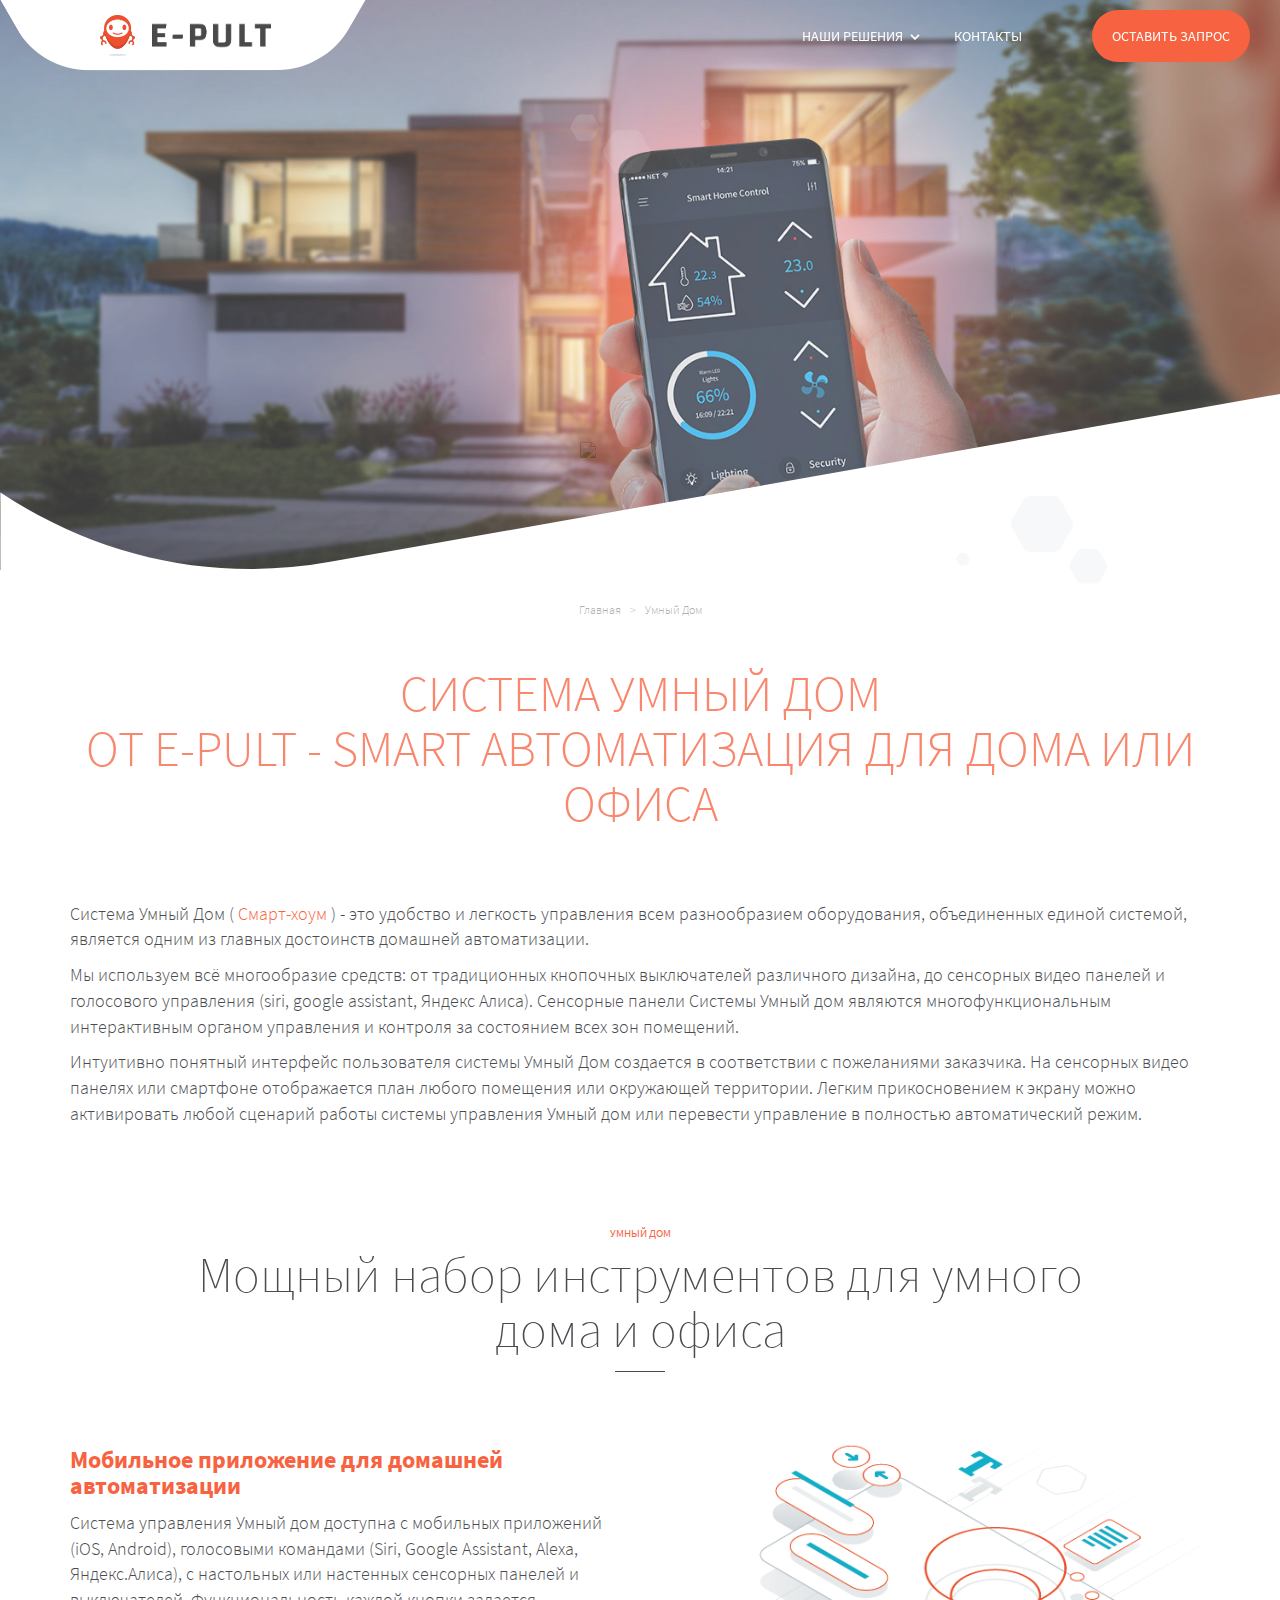
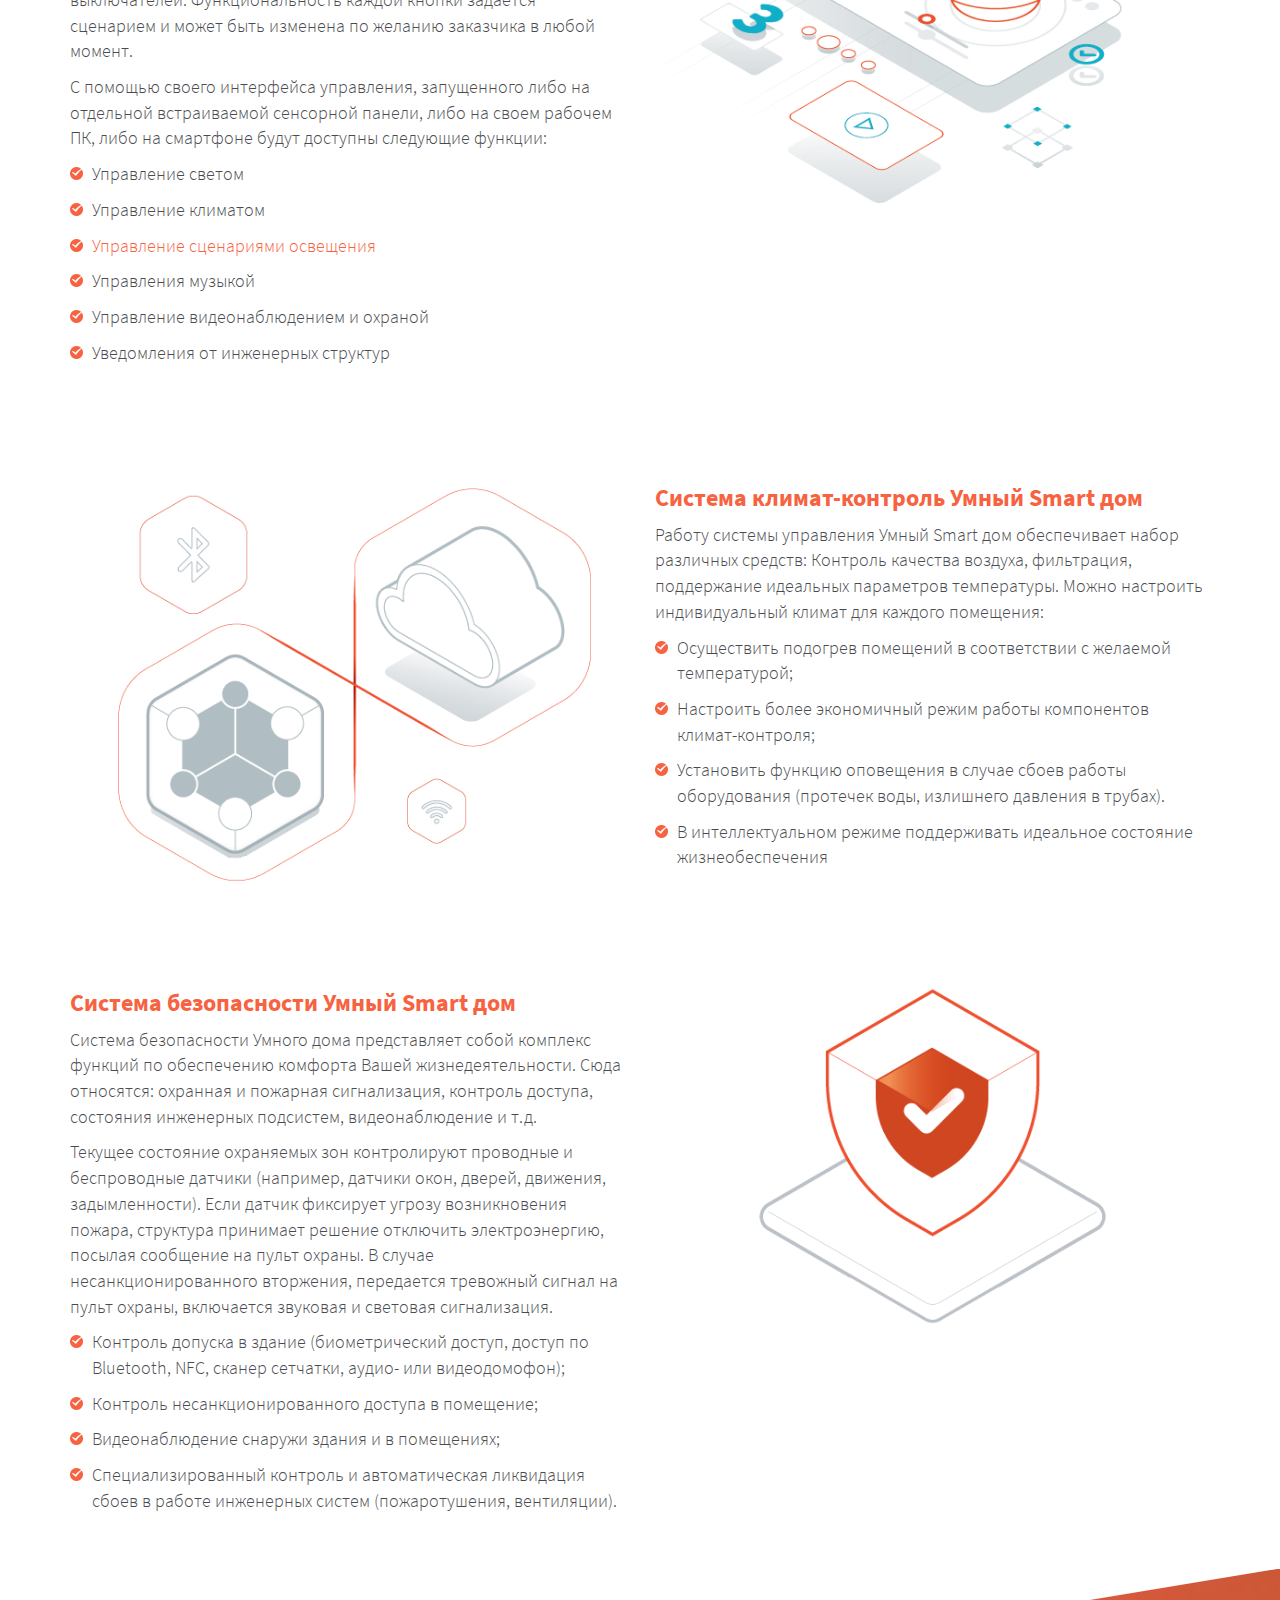
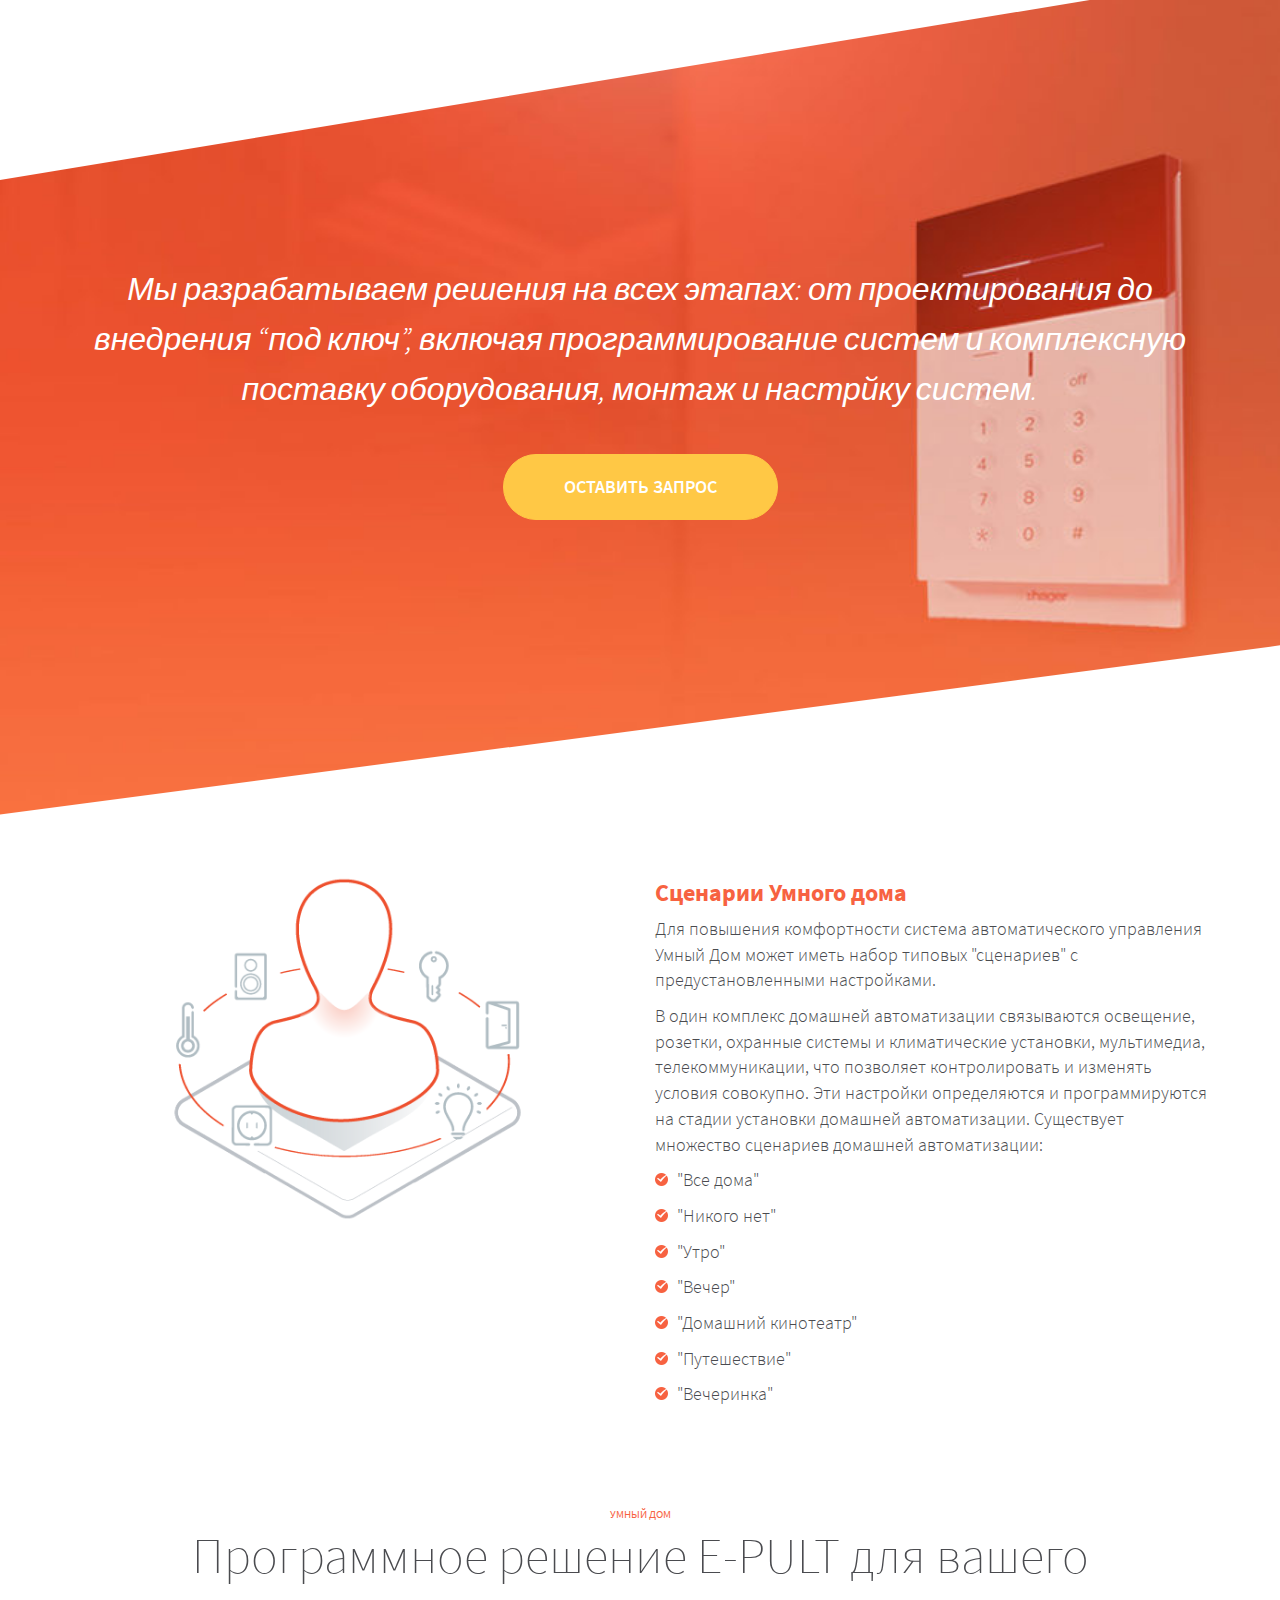
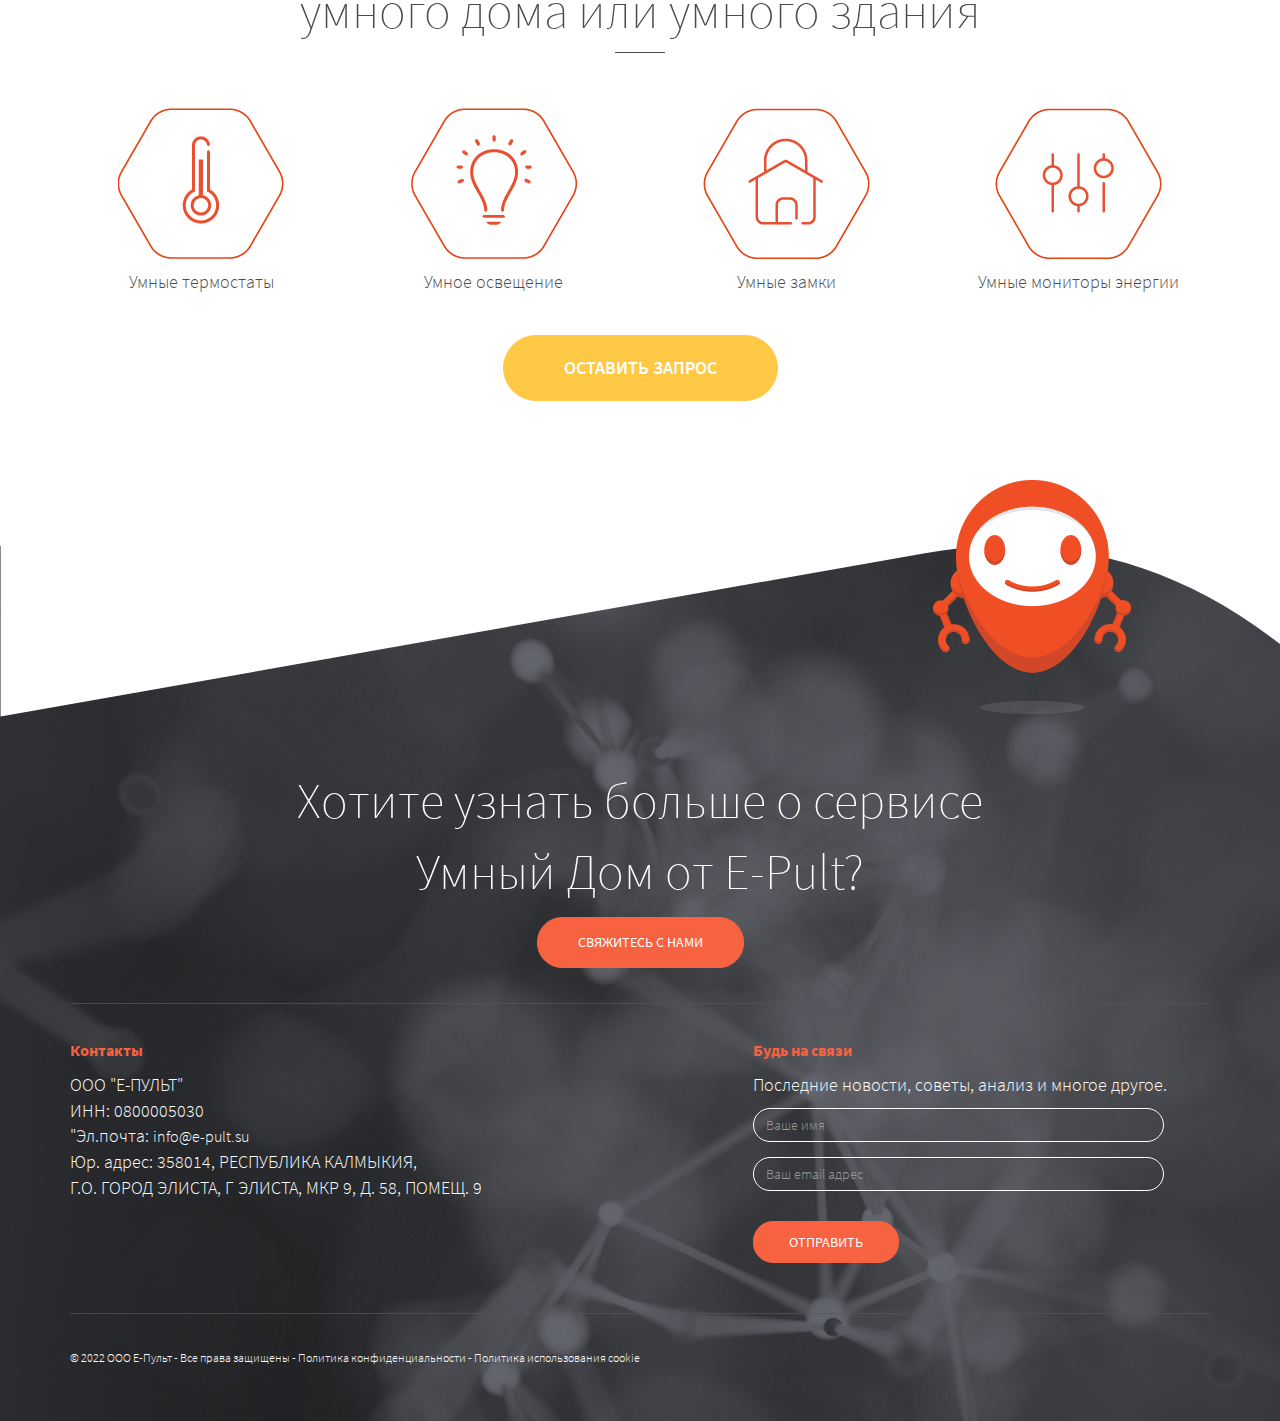
<file: smart-homes-and-buildings.html>
<!DOCTYPE html>
<html lang="ru-RU" class="no-js">
<!--<![endif]-->

<head>
	<meta charset="utf-8">
	<meta http-equiv="X-UA-Compatible" content="IE=edge">
	<title>E-Pult | СИСТЕМА УМНЫЙ ДОМ</title>
	<meta name="viewport" content="width=device-width, initial-scale=1.0">



	<link rel="apple-touch-icon" sizes="180x180" href="images/apple-touch-icon.png">
	<link rel="icon" type="image/png" sizes="32x32" href="images/favicon-32x32.png">
	<link rel="icon" type="image/png" sizes="16x16" href="images/favicon-16x16.png">

	<link rel="mask-icon" href="fonts/safari-pinned-tab.svg" color="#5bbad5">
	<link rel="shortcut icon" href="favicon.ico">
	<meta name="apple-mobile-web-app-title" content="E-Pult">
	<meta name="application-name" content="E-Pult">
	<meta name="msapplication-TileColor" content="#00aba9">

	<meta name="theme-color" content="#ffffff">
	<!-- wordpress head functions -->
	<meta name="robots" content="index, follow, max-image-preview:large, max-snippet:-1, max-video-preview:-1">

	<!-- This site is optimized with the Yoast SEO plugin v18.4.1 - https://yoast.com/wordpress/plugins/seo/ -->
	<link rel="canonical" href="https://www.e-pult.su/smart-homes-and-buildings.html/">

	<meta property="og:title" content="E-Pult - Решения для умных домов и предприятий. СИСТЕМА УМНЫЙ ДОМ">
	<meta property="og:description"
		content="E-Pult - Решения для умных домов и предприятий. Автоматизация работы с маркетплейсами и системы безопасности">
	<meta property="og:url" content="https://www.e-pult.su/smart-homes-and-buildings.html/">
	<meta property="og:site_name" content="E-PULT - современные умные решения">
	<meta property="article:modified_time" content="2021-02-08T11:10:38+00:00">
	<meta name="twitter:card" content="summary_large_image">
	<meta name="twitter:label1" content="Est. reading time">
	<meta name="twitter:data1" content="3 minutes">
	<!-- / Yoast SEO plugin. -->

	
	<link rel="dns-prefetch" href="//s.w.org">
	<script type="text/javascript">
		window._wpemojiSettings = { "baseUrl": "https:\/\/s.w.org\/images\/core\/emoji\/13.1.0\/72x72\/", "ext": ".png", "svgUrl": "https:\/\/s.w.org\/images\/core\/emoji\/13.1.0\/svg\/", "svgExt": ".svg", "source": { "concatemoji": "https:\/\/www.microej.com\/wp-includes\/js\/wp-emoji-release.min.js?ver=5.9.5" } };
		/*! This file is auto-generated */
		!function (e, a, t) { var n, r, o, i = a.createElement("canvas"), p = i.getContext && i.getContext("2d"); function s(e, t) { var a = String.fromCharCode; p.clearRect(0, 0, i.width, i.height), p.fillText(a.apply(this, e), 0, 0); e = i.toDataURL(); return p.clearRect(0, 0, i.width, i.height), p.fillText(a.apply(this, t), 0, 0), e === i.toDataURL() } function c(e) { var t = a.createElement("script"); t.src = e, t.defer = t.type = "text/javascript", a.getElementsByTagName("head")[0].appendChild(t) } for (o = Array("flag", "emoji"), t.supports = { everything: !0, everythingExceptFlag: !0 }, r = 0; r < o.length; r++)t.supports[o[r]] = function (e) { if (!p || !p.fillText) return !1; switch (p.textBaseline = "top", p.font = "600 32px Arial", e) { case "flag": return s([127987, 65039, 8205, 9895, 65039], [127987, 65039, 8203, 9895, 65039]) ? !1 : !s([55356, 56826, 55356, 56819], [55356, 56826, 8203, 55356, 56819]) && !s([55356, 57332, 56128, 56423, 56128, 56418, 56128, 56421, 56128, 56430, 56128, 56423, 56128, 56447], [55356, 57332, 8203, 56128, 56423, 8203, 56128, 56418, 8203, 56128, 56421, 8203, 56128, 56430, 8203, 56128, 56423, 8203, 56128, 56447]); case "emoji": return !s([10084, 65039, 8205, 55357, 56613], [10084, 65039, 8203, 55357, 56613]) }return !1 }(o[r]), t.supports.everything = t.supports.everything && t.supports[o[r]], "flag" !== o[r] && (t.supports.everythingExceptFlag = t.supports.everythingExceptFlag && t.supports[o[r]]); t.supports.everythingExceptFlag = t.supports.everythingExceptFlag && !t.supports.flag, t.DOMReady = !1, t.readyCallback = function () { t.DOMReady = !0 }, t.supports.everything || (n = function () { t.readyCallback() }, a.addEventListener ? (a.addEventListener("DOMContentLoaded", n, !1), e.addEventListener("load", n, !1)) : (e.attachEvent("onload", n), a.attachEvent("onreadystatechange", function () { "complete" === a.readyState && t.readyCallback() })), (n = t.source || {}).concatemoji ? c(n.concatemoji) : n.wpemoji && n.twemoji && (c(n.twemoji), c(n.wpemoji))) }(window, document, window._wpemojiSettings);
	</script>
	<style type="text/css">
		img.wp-smiley,
		img.emoji {
			display: inline !important;
			border: none !important;
			box-shadow: none !important;
			height: 1em !important;
			width: 1em !important;
			margin: 0 0.07em !important;
			vertical-align: -0.1em !important;
			background: none !important;
			padding: 0 !important;
		}
	</style>
	<link rel="stylesheet" id="codepeople-loading-page-style-css" href="css/loading-page.css" type="text/css" media>
	<link rel="stylesheet" id="codepeople-loading-page-style-effect-css" href="css/loading-page.css" type="text/css"
		media>
	<link rel="stylesheet" id="wp-block-library-css" href="css/style.min.css" type="text/css" media="all">
	<style id="global-styles-inline-css" type="text/css">
		body {
			--wp--preset--color--black: #000000;
			--wp--preset--color--cyan-bluish-gray: #abb8c3;
			--wp--preset--color--white: #ffffff;
			--wp--preset--color--pale-pink: #f78da7;
			--wp--preset--color--vivid-red: #cf2e2e;
			--wp--preset--color--luminous-vivid-orange: #ff6900;
			--wp--preset--color--luminous-vivid-amber: #fcb900;
			--wp--preset--color--light-green-cyan: #7bdcb5;
			--wp--preset--color--vivid-green-cyan: #00d084;
			--wp--preset--color--pale-cyan-blue: #8ed1fc;
			--wp--preset--color--vivid-cyan-blue: #0693e3;
			--wp--preset--color--vivid-purple: #9b51e0;
			--wp--preset--gradient--vivid-cyan-blue-to-vivid-purple: linear-gradient(135deg, rgba(6, 147, 227, 1) 0%, rgb(155, 81, 224) 100%);
			--wp--preset--gradient--light-green-cyan-to-vivid-green-cyan: linear-gradient(135deg, rgb(122, 220, 180) 0%, rgb(0, 208, 130) 100%);
			--wp--preset--gradient--luminous-vivid-amber-to-luminous-vivid-orange: linear-gradient(135deg, rgba(252, 185, 0, 1) 0%, rgba(255, 105, 0, 1) 100%);
			--wp--preset--gradient--luminous-vivid-orange-to-vivid-red: linear-gradient(135deg, rgba(255, 105, 0, 1) 0%, rgb(207, 46, 46) 100%);
			--wp--preset--gradient--very-light-gray-to-cyan-bluish-gray: linear-gradient(135deg, rgb(238, 238, 238) 0%, rgb(169, 184, 195) 100%);
			--wp--preset--gradient--cool-to-warm-spectrum: linear-gradient(135deg, rgb(74, 234, 220) 0%, rgb(151, 120, 209) 20%, rgb(207, 42, 186) 40%, rgb(238, 44, 130) 60%, rgb(251, 105, 98) 80%, rgb(254, 248, 76) 100%);
			--wp--preset--gradient--blush-light-purple: linear-gradient(135deg, rgb(255, 206, 236) 0%, rgb(152, 150, 240) 100%);
			--wp--preset--gradient--blush-bordeaux: linear-gradient(135deg, rgb(254, 205, 165) 0%, rgb(254, 45, 45) 50%, rgb(107, 0, 62) 100%);
			--wp--preset--gradient--luminous-dusk: linear-gradient(135deg, rgb(255, 203, 112) 0%, rgb(199, 81, 192) 50%, rgb(65, 88, 208) 100%);
			--wp--preset--gradient--pale-ocean: linear-gradient(135deg, rgb(255, 245, 203) 0%, rgb(182, 227, 212) 50%, rgb(51, 167, 181) 100%);
			--wp--preset--gradient--electric-grass: linear-gradient(135deg, rgb(202, 248, 128) 0%, rgb(113, 206, 126) 100%);
			--wp--preset--gradient--midnight: linear-gradient(135deg, rgb(2, 3, 129) 0%, rgb(40, 116, 252) 100%);
			--wp--preset--duotone--dark-grayscale: url('smart-homes-and-buildings.html#wp-duotone-dark-grayscale');
			--wp--preset--duotone--grayscale: url('smart-homes-and-buildings.html#wp-duotone-grayscale');
			--wp--preset--duotone--purple-yellow: url('smart-homes-and-buildings.html#wp-duotone-purple-yellow');
			--wp--preset--duotone--blue-red: url('smart-homes-and-buildings.html#wp-duotone-blue-red');
			--wp--preset--duotone--midnight: url('smart-homes-and-buildings.html#wp-duotone-midnight');
			--wp--preset--duotone--magenta-yellow: url('smart-homes-and-buildings.html#wp-duotone-magenta-yellow');
			--wp--preset--duotone--purple-green: url('smart-homes-and-buildings.html#wp-duotone-purple-green');
			--wp--preset--duotone--blue-orange: url('smart-homes-and-buildings.html#wp-duotone-blue-orange');
			--wp--preset--font-size--small: 13px;
			--wp--preset--font-size--medium: 20px;
			--wp--preset--font-size--large: 36px;
			--wp--preset--font-size--x-large: 42px;
		}

		.has-black-color {
			color: var(--wp--preset--color--black) !important;
		}

		.has-cyan-bluish-gray-color {
			color: var(--wp--preset--color--cyan-bluish-gray) !important;
		}

		.has-white-color {
			color: var(--wp--preset--color--white) !important;
		}

		.has-pale-pink-color {
			color: var(--wp--preset--color--pale-pink) !important;
		}

		.has-vivid-red-color {
			color: var(--wp--preset--color--vivid-red) !important;
		}

		.has-luminous-vivid-orange-color {
			color: var(--wp--preset--color--luminous-vivid-orange) !important;
		}

		.has-luminous-vivid-amber-color {
			color: var(--wp--preset--color--luminous-vivid-amber) !important;
		}

		.has-light-green-cyan-color {
			color: var(--wp--preset--color--light-green-cyan) !important;
		}

		.has-vivid-green-cyan-color {
			color: var(--wp--preset--color--vivid-green-cyan) !important;
		}

		.has-pale-cyan-blue-color {
			color: var(--wp--preset--color--pale-cyan-blue) !important;
		}

		.has-vivid-cyan-blue-color {
			color: var(--wp--preset--color--vivid-cyan-blue) !important;
		}

		.has-vivid-purple-color {
			color: var(--wp--preset--color--vivid-purple) !important;
		}

		.has-black-background-color {
			background-color: var(--wp--preset--color--black) !important;
		}

		.has-cyan-bluish-gray-background-color {
			background-color: var(--wp--preset--color--cyan-bluish-gray) !important;
		}

		.has-white-background-color {
			background-color: var(--wp--preset--color--white) !important;
		}

		.has-pale-pink-background-color {
			background-color: var(--wp--preset--color--pale-pink) !important;
		}

		.has-vivid-red-background-color {
			background-color: var(--wp--preset--color--vivid-red) !important;
		}

		.has-luminous-vivid-orange-background-color {
			background-color: var(--wp--preset--color--luminous-vivid-orange) !important;
		}

		.has-luminous-vivid-amber-background-color {
			background-color: var(--wp--preset--color--luminous-vivid-amber) !important;
		}

		.has-light-green-cyan-background-color {
			background-color: var(--wp--preset--color--light-green-cyan) !important;
		}

		.has-vivid-green-cyan-background-color {
			background-color: var(--wp--preset--color--vivid-green-cyan) !important;
		}

		.has-pale-cyan-blue-background-color {
			background-color: var(--wp--preset--color--pale-cyan-blue) !important;
		}

		.has-vivid-cyan-blue-background-color {
			background-color: var(--wp--preset--color--vivid-cyan-blue) !important;
		}

		.has-vivid-purple-background-color {
			background-color: var(--wp--preset--color--vivid-purple) !important;
		}

		.has-black-border-color {
			border-color: var(--wp--preset--color--black) !important;
		}

		.has-cyan-bluish-gray-border-color {
			border-color: var(--wp--preset--color--cyan-bluish-gray) !important;
		}

		.has-white-border-color {
			border-color: var(--wp--preset--color--white) !important;
		}

		.has-pale-pink-border-color {
			border-color: var(--wp--preset--color--pale-pink) !important;
		}

		.has-vivid-red-border-color {
			border-color: var(--wp--preset--color--vivid-red) !important;
		}

		.has-luminous-vivid-orange-border-color {
			border-color: var(--wp--preset--color--luminous-vivid-orange) !important;
		}

		.has-luminous-vivid-amber-border-color {
			border-color: var(--wp--preset--color--luminous-vivid-amber) !important;
		}

		.has-light-green-cyan-border-color {
			border-color: var(--wp--preset--color--light-green-cyan) !important;
		}

		.has-vivid-green-cyan-border-color {
			border-color: var(--wp--preset--color--vivid-green-cyan) !important;
		}

		.has-pale-cyan-blue-border-color {
			border-color: var(--wp--preset--color--pale-cyan-blue) !important;
		}

		.has-vivid-cyan-blue-border-color {
			border-color: var(--wp--preset--color--vivid-cyan-blue) !important;
		}

		.has-vivid-purple-border-color {
			border-color: var(--wp--preset--color--vivid-purple) !important;
		}

		.has-vivid-cyan-blue-to-vivid-purple-gradient-background {
			background: var(--wp--preset--gradient--vivid-cyan-blue-to-vivid-purple) !important;
		}

		.has-light-green-cyan-to-vivid-green-cyan-gradient-background {
			background: var(--wp--preset--gradient--light-green-cyan-to-vivid-green-cyan) !important;
		}

		.has-luminous-vivid-amber-to-luminous-vivid-orange-gradient-background {
			background: var(--wp--preset--gradient--luminous-vivid-amber-to-luminous-vivid-orange) !important;
		}

		.has-luminous-vivid-orange-to-vivid-red-gradient-background {
			background: var(--wp--preset--gradient--luminous-vivid-orange-to-vivid-red) !important;
		}

		.has-very-light-gray-to-cyan-bluish-gray-gradient-background {
			background: var(--wp--preset--gradient--very-light-gray-to-cyan-bluish-gray) !important;
		}

		.has-cool-to-warm-spectrum-gradient-background {
			background: var(--wp--preset--gradient--cool-to-warm-spectrum) !important;
		}

		.has-blush-light-purple-gradient-background {
			background: var(--wp--preset--gradient--blush-light-purple) !important;
		}

		.has-blush-bordeaux-gradient-background {
			background: var(--wp--preset--gradient--blush-bordeaux) !important;
		}

		.has-luminous-dusk-gradient-background {
			background: var(--wp--preset--gradient--luminous-dusk) !important;
		}

		.has-pale-ocean-gradient-background {
			background: var(--wp--preset--gradient--pale-ocean) !important;
		}

		.has-electric-grass-gradient-background {
			background: var(--wp--preset--gradient--electric-grass) !important;
		}

		.has-midnight-gradient-background {
			background: var(--wp--preset--gradient--midnight) !important;
		}

		.has-small-font-size {
			font-size: var(--wp--preset--font-size--small) !important;
		}

		.has-medium-font-size {
			font-size: var(--wp--preset--font-size--medium) !important;
		}

		.has-large-font-size {
			font-size: var(--wp--preset--font-size--large) !important;
		}

		.has-x-large-font-size {
			font-size: var(--wp--preset--font-size--x-large) !important;
		}
	</style>
	<link rel="stylesheet" id="contact-form-7-css" href="css/styles.css" type="text/css" media="all">
	<link rel="stylesheet" id="collapscore-css-css" href="css/core_style.css" type="text/css" media="all">
	<link rel="stylesheet" id="collapseomatic-css-css" href="css/light_style.css" type="text/css" media="all">
	<link rel="stylesheet" id="wpbs-css" href="css/styles.f6413c85.min.css" type="text/css" media="all">
	<link rel="stylesheet" id="wpbs-style-css" href="css/style.css" type="text/css" media="all">
	<script type="text/javascript" src="js/jquery.min.js" id="jquery-core-js"></script>
	<script type="text/javascript" src="js/jquery-migrate.min.js" id="jquery-migrate-js"></script>
	<script type="text/javascript" src="js/loading-logo.js" id="codepeople-loading-page-script-logo-js"></script>
	<script type="text/javascript" id="codepeople-loading-page-script-js-before">
		loading_page_settings = { "loadingScreen": 1, "closeBtn": true, "removeInOnLoad": false, "codeblock": "", "backgroundColor": "rgba(255,255,255,.8)", "foregroundColor": "#f76241", "backgroundImage": "", "additionalSeconds": 0, "pageEffect": "none", "backgroundRepeat": "repeat", "fullscreen": 0, "graphic": "logo", "text": 0, "lp_ls": { "logo": { "image": "https:\/\/www.microej.com\/wp-content\/uploads\/2018\/12\/mej.png" } }, "screen_size": "all", "screen_width": 0, "deepSearch": 0, "modifyDisplayRule": 0 };
	</script>
	<script type="text/javascript" src="js/loading-page.min.js" id="codepeople-loading-page-script-js"></script>
	<script type="text/javascript" src="js/modernizr.js" id="modernizr-js"></script>
	<link rel="https://api.w.org/" href="https://www.microej.com/wp-json/">
	
	<script type="text/javascript">
		var jQueryMigrateHelperHasSentDowngrade = false;

		window.onerror = function (msg, url, line, col, error) {
			// Break out early, do not processing if a downgrade reqeust was already sent.
			if (jQueryMigrateHelperHasSentDowngrade) {
				return true;
			}

			var xhr = new XMLHttpRequest();
			var nonce = 'e5338dcbcf';
			var jQueryFunctions = [
				'andSelf',
				'browser',
				'live',
				'boxModel',
				'support.boxModel',
				'size',
				'swap',
				'clean',
				'sub',
			];
			var match_pattern = /\)\.(.+?) is not a function/;
			var erroredFunction = msg.match(match_pattern);

			// If there was no matching functions, do not try to downgrade.
			if (typeof erroredFunction !== 'object' || typeof erroredFunction[1] === "undefined" || -1 === jQueryFunctions.indexOf(erroredFunction[1])) {
				return true;
			}

			// Set that we've now attempted a downgrade request.
			jQueryMigrateHelperHasSentDowngrade = true;

			xhr.open('POST', '#');
			xhr.setRequestHeader('Content-Type', 'application/x-www-form-urlencoded');
			xhr.onload = function () {
				var response,
					reload = false;

				if (200 === xhr.status) {
					try {
						response = JSON.parse(xhr.response);

						reload = response.data.reload;
					} catch (e) {
						reload = false;
					}
				}

				// Automatically reload the page if a deprecation caused an automatic downgrade, ensure visitors get the best possible experience.
				if (reload) {
					location.reload();
				}
			};

			xhr.send(encodeURI('action=jquery-migrate-downgrade-version&_wpnonce=' + nonce));

			// Suppress error alerts in older browsers
			return true;
		}
	</script>

	<style type="text/css">
		.recentcomments a {
			display: inline !important;
			padding: 0 !important;
			margin: 0 !important;
		}
	</style>
	<script type="text/javascript" src="js/2904.js" async="async"></script>
	<style>
		body {
			visibility: hidden;
		}
	</style><noscript>
		<style>
			body {
				visibility: visible;
			}
		</style>
	</noscript>
	<link rel="preload" href="images/mej.png" as="image"
		type="image/svg+xml"> <!-- end of wordpress head -->
	<!-- IE8 fallback moved below head to work properly. Added respond as well. Tested to work. -->
	<!-- media-queries.js (fallback) -->
	<!--[if lt IE 9]>
			<script src="http://css3-mediaqueries-js.googlecode.com/svn/trunk/css3-mediaqueries.js"></script>			
		<![endif]-->

	<!-- html5.js -->
	<!--[if lt IE 9]>
			<script src="http://html5shim.googlecode.com/svn/trunk/html5.js"></script>
		<![endif]-->

	<!-- respond.js -->
	<!--[if lt IE 9]>
		          <script type='text/javascript' src="http://cdnjs.cloudflare.com/ajax/libs/respond.js/1.4.2/respond.js"></script>
		<![endif]-->
	<link href="css/bootstrap.min.css" rel="stylesheet">
	<link rel="stylesheet" href="css/font-awesome.min.css">

	<link rel="stylesheet" href="css/2018.css">
	<link rel="stylesheet" href="css/lightbox.min.css">
	<link rel="stylesheet" href="css/animate.min.css">
	<link rel="stylesheet" href="css/timeline2.css">
	<link rel="stylesheet" href="css/odometer-theme-default.css">

</head>

<body class="market-template-default single single-market postid-53">
	<!-- Google Tag Manager (noscript) -->
	
	<!-- End Google Tag Manager (noscript) -->
	<header role="banner" class="header ">
		<div class="navbar navbar-fixed-top ">
			<div class="navbar-header ">
				<button type="button" class="navbar-toggle" data-toggle="collapse"
					data-target=".navbar-responsive-collapse">
					<span class="icon-bar"></span>
					<span class="icon-bar"></span>
					<span class="icon-bar"></span>
				</button>
				<a class="navbar-brand "
					title="Design performant, secure, reliable and future-proof electronic products thanks to MicroEJ, the &quot;tiny sibling of Android&quot; for home appliances, industrial gateways, wearables, smart printers, medical devices, smart city and more."
					href="https://www.e-pult.su">
					<img src="images/logo-avatar.png" alt="E-PULT | Автоматизация строений и работы на маркетплейсах"
						class="logo_avatar">
					<img src="images/logo-txt.png" alt="E-PULT | Автоматизация строений и работы на маркетплейсах" class="logo_txt">
				</a>
			</div>
			<div class="container-fluid">
				<div class="row">
					<div class="col-xs-12">
						<div class="collapse navbar-collapse navbar-responsive-collapse navbar-right">
							<ul id="menu-menu" class="nav navbar-nav">
								<li id="menu-item-6"
									class="dropdown menu-item menu-item-type-custom menu-item-object-custom menu-item-has-children">
									<a href="#" class="dropdown-toggle" data-toggle="dropdown">Наши решения<span
											class="icon-caret"></span></a>
									<ul class="dropdown-menu">
										<li id="menu-item-241"
											class="menu-item menu-item-type-post_type menu-item-object-solution"><a
												href="smart-homes-and-buildings.html">СИСТЕМА УМНЫЙ ДОМ</a>
										</li>
										<li id="menu-item-242"
											class="menu-item menu-item-type-post_type menu-item-object-solution"><a
												href="smart-city.html">СИСТЕМА УМНЫЙ ГОРОД</a></li>
										<li id="menu-item-10211"
											class="menu-item menu-item-type-custom menu-item-object-custom"><a
												href="security-page.html">СИСТЕМЫ БЕЗОПАСНОСТИ</a>
										</li>
										<li id="menu-item-243"
											class="menu-item menu-item-type-post_type menu-item-object-solution"><a
												href="smart-wall.html">Умный Жилой Комплекс</a>
										</li>
										<li id="menu-item-240"
											class="menu-item menu-item-type-post_type menu-item-object-solution"><a
												href="smart-office.html">УМНЫЙ ОФИС</a></li>
										<li id="menu-item-13607"
											class="menu-item menu-item-type-custom menu-item-object-custom"><a
												href="smart-industry.html">ЦИФРОВОЕ ПРЕДПРИЯТИЕ</a></li>
										<li id="menu-item-13924"
											class="menu-item menu-item-type-custom menu-item-object-custom"><a
												href="marketplace-service.html">Работа с маркетплейсами</a></li>
									</ul>
								</li>


								<li id="menu-item-239" class="menu-item menu-item-type-post_type menu-item-object-page">
									<a href="#contacts">Контакты</a>
								</li>
								<li id="menu-item-291"
									class="demo_btn_menu menu-item menu-item-type-custom menu-item-object-custom"><a
										href="contact-page.html">Оставить запрос</a></li>
								
							</ul>
						</div>
					</div>
				</div>
			</div>



		</div> <!-- end .navbar -->

	</header> <!-- end header -->


	<div class="container-fluid nopadding relative bg_black banner"
		style="background:url(images/market_header_smarthome.jpg) no-repeat center center / cover">
		<div class="container">
			<span class="motif"></span>
			<div class="row">
				<div class="col-xs-12 banner_txt white text-center">
					<p> </p>
				</div>
			</div>
		</div>
		<span class="svg_container svg_bottom">
			<img src="fonts/courbe-haut.svg" class="svg_top">
		</span>
	</div>
	<div class="container breadcrumb_container">
		<span class="motif"></span>
		<div class="row">
			<div class="col-xs-12 breadcrumb_content bg_white text-center">

				<p id="breadcrumbs" class><span><span><a href="https://www.e-pult.su/">Главная</a> <span
								class="separator">&gt;</span>  <span class="breadcrumb_last"
									aria-current="page">Умный Дом</span></span></span></span></p>
			</div>
		</div>
	</div>
	<div class="line_container">
		<div class="container-fluid padded main_title">
			<div class="container">
				<div class="row">
					<div class="col-xs-12 text-center">
						<h1 class="orange text-uppercase">Система Умный Дом <br> от E-PULT - smart автоматизация для
							дома или офиса</h1>
					</div>
				</div>
			</div>
		</div>
		<div id="line1" class="line container-fluid bg_white    ">
			<div class="container">
				<div class="row row-eq-height">

					<div class=" col-sm-12 col-md-12  post_content padded">
						<p>Система Умный Дом ( <a href="#"> Смарт-хоум </a>) - это удобство и легкость управления всем
							разнообразием оборудования, объединенных единой системой, является одним из главных
							достоинств домашней автоматизации.</p>
						<p>Мы используем всё многообразие средств: от традиционных кнопочных выключателей различного
							дизайна, до сенсорных видео панелей и голосового управления (siri, google assistant, Яндекс
							Алиса).
							Сенсорные панели Системы Умный дом являются многофункциональным интерактивным органом
							управления и контроля за состоянием всех зон помещений.</p>
						<p>Интуитивно понятный интерфейс пользователя системы Умный Дом создается в соответствии с
							пожеланиями заказчика. На сенсорных видео панелях или смартфоне отображается план любого
							помещения или
							окружающей территории. Легким прикосновением к экрану можно активировать любой сценарий
							работы системы управления Умный дом или перевести управление в полностью автоматический
							режим.</p>
					</div>
				</div>

			</div>
		</div>
		<div id="line2" class="line container-fluid bg_white    ">
			<div class="container">
				<div class="row">
					<div class="col-sm-12 col-md-10 col-md-offset-1 text-center padded">
						<p class="subtitle orange text-uppercase">Умный Дом</p>
						<h2 class="grey underlined underlined_center">Мощный набор инструментов для умного дома и офиса
						</h2>
					</div>
				</div>
				<div class="row row-eq-height">

					<div class=" col-sm-12 col-md-6  post_content padded">
						<h3>Мобильное приложение для домашней автоматизации</h3>
						<p>Система управления Умный дом доступна с мобильных приложений (iOS, Android), голосовыми
							командами (Siri, Google Assistant, Alexa, Яндекс.Алиса), с настольных или настенных
							сенсорных панелей и выключателей.
							Функциональность каждой кнопки задается сценарием и может быть изменена по желанию заказчика
							в любой момент.</p>
						<p>С помощью своего интерфейса управления, запущенного либо на отдельной встраиваемой сенсорной
							панели, либо на своем рабочем ПК, либо на смартфоне будут доступны следующие функции:</p>
						<ul>
							<li>Управление светом</li>
							<li>Управление климатом</li>
							<li> <a href="#"> Управление сценариями освещения</a> </li>
							<li>Управления музыкой</li>
							<li>Управление видеонаблюдением и охраной</li>
							<li>Уведомления от инженерных структур</li>
						</ul>
					</div>

					<div class=" col-sm-12 col-md-6  post_img">
						<img src="images/appliance_brand-ui_1.png" alt class="img-responsive">
					</div>
				</div>

			</div>
		</div>
		<div id="line3" class="line container-fluid bg_white    ">
			<div class="container">
				<div class="row row-eq-height">

					<div class=" col-sm-12 col-md-6  post_img">
						<img src="images/smarthome_sensor-cloud2-1.png" alt class="img-responsive">
					</div>

					<div class=" col-sm-12 col-md-6  post_content padded">
						<h3>Система климат-контроль Умный Smart дом</h3>
						<p>Работу системы управления Умный Smart дом обеспечивает набор различных средств:
							Контроль качества воздуха, фильтрация, поддержание идеальных параметров температуры.
							Можно настроить индивидуальный климат для каждого помещения:</p>
						<ul>
							<li>Осуществить подогрев помещений в соответствии с желаемой температурой;</li>
							<li>Настроить более экономичный режим работы компонентов климат-контроля;</li>
							<li>Установить функцию оповещения в случае сбоев работы оборудования (протечек воды,
								излишнего давления в трубах).</li>
							<li>В интеллектуальном режиме поддерживать идеальное состояние жизнеобеспечения</li>

						</ul>
					</div>
				</div>

			</div>
		</div>
		<div id="line4" class="line container-fluid bg_white    ">
			<div class="container">
				<div class="row row-eq-height">

					<div class=" col-sm-12 col-md-6  post_content padded">
						<h3>Система безопасности Умный Smart дом</h3>
						<p>Система безопасности Умного дома представляет собой комплекс функций по обеспечению комфорта
							Вашей жизнедеятельности. Сюда относятся: охранная и пожарная сигнализация, контроль доступа,
							состояния инженерных подсистем, видеонаблюдение и т.д.</p>
						<p>Текущее состояние охраняемых зон контролируют проводные и беспроводные датчики (например,
							датчики окон, дверей, движения, задымленности). Если датчик фиксирует угрозу возникновения
							пожара, структура принимает решение отключить электроэнергию, посылая сообщение на пульт
							охраны. В случае несанкционированного вторжения, передается тревожный сигнал на пульт
							охраны, включается звуковая и световая сигнализация.</p>
						<ul>
							<li>Контроль допуска в здание (биометрический доступ, доступ по Bluetooth, NFC, сканер
								сетчатки, аудио- или видеодомофон);</li>
							<li>Контроль несанкционированного доступа в помещение;</li>
							<li>Видеонаблюдение снаружи здания и в помещениях;</li>
							<li>Специализированный контроль и автоматическая ликвидация сбоев в работе инженерных систем
								(пожаротушения, вентиляции).</li>
						</ul>
					</div>

					<div class=" col-sm-12 col-md-6  post_img">
						<img src="images/smarthome_security.png" alt class="img-responsive">
					</div>
				</div>

			</div>
		</div>
		<div id="line5" class="line container-fluid bg_white grow   bg_img"
			style="background:url(images/market_banner_smarthome2_1500px-1-1221x570.jpg) no-repeat center center / cover">
			<div class="container">
				<div class="row row-eq-height">

					<div class=" col-sm-12 col-md-12  post_content padded">
						<p style="text-align: center; font-size: 32px; line-height: 50px;" align="center"><em>Мы
								разрабатываем решения на всех этапах: от проектирования до внедрения “под ключ”, включая
								программирование систем и комплексную поставку оборудования, монтаж и настрйку
								систем.</em></p>

					</div>
				</div>
				<div class="row">
					<div class="col-sm-12 col-md-12 text-center padded">
						<a href="#" class="btn btn-lg btn-call_action bg_yellow white">Оставить запрос</a>

					</div>
				</div>

			</div>
		</div>
		<div id="line6" class="line container-fluid bg_white   // ">
			<div class="container">
				<div class="row row-eq-height">

					<div class=" col-sm-12 col-md-6  post_img">
						<img src="images/smarthome_ux-eco-systems.png" alt class="img-responsive">
					</div>

					<div class=" col-sm-12 col-md-6  post_content padded">
						<h3>Сценарии Умного дома</h3>
						<p>Для повышения комфортности система автоматического управления Умный Дом может иметь набор
							типовых "сценариев" с предустановленными настройками.</p>
						<p>В один комплекс домашней автоматизации связываются освещение, розетки, охранные системы и
							климатические установки, мультимедиа, телекоммуникации, что позволяет контролировать и
							изменять условия совокупно. Эти настройки определяются и программируются на стадии установки
							домашней автоматизации.
							Существует множество сценариев домашней автоматизации:</p>
						<ul>
							<li>"Все дома"</li>
							<li>"Никого нет"</li>
							<li>"Утро"</li>
							<li>"Вечер"</li>
							<li>"Домашний кинотеатр"</li>
							<li>"Путешествие"</li>
							<li>"Вечеринка"</li>
						</ul>
					</div>
				</div>

			</div>
		</div>
		<div id="line7" class="line container-fluid bg_white    ">
			<div class="container">
				<div class="row">
					<div class="col-sm-12 col-md-10 col-md-offset-1 text-center padded">
						<p class="subtitle orange text-uppercase">Умный Дом</p>
						<h2 class="grey underlined underlined_center">Программное решение E-PULT для вашего умного дома
							или умного здания</h2>
					</div>
				</div>
				<div class="row row-eq-height">

					<div class=" col-sm-12 col-md-3  post_content padded">
						<p><img loading="lazy" class="aligncenter wp-image-7177 size-full"
								src="images/icon_smarthome-heatingcooling.png" alt="Smart Homes Heating and Cooling"
								width="166" height="151"
								srcset="images/icon_smarthome-heatingcooling.png 166w, images/icon_smarthome-heatingcooling-150x136.png 150w"
								sizes="(max-width: 166px) 100vw, 166px"></p>
						<p style="text-align: center;">Умные термостаты</p>
					</div>

					<div class=" col-sm-12 col-md-3  post_content padded">
						<p><img loading="lazy" class="aligncenter wp-image-7178 size-full"
								src="images/icon_smarthome-lighting.png" alt="Smart Homes Lightning" width="166"
								height="151"
								srcset="images/icon_smarthome-lighting.png 166w, images/icon_smarthome-lighting-150x136.png 150w"
								sizes="(max-width: 166px) 100vw, 166px"></p>
						<p style="text-align: center;">Умное освещение</p>
					</div>

					<div class=" col-sm-12 col-md-3  post_content padded">
						<p><img loading="lazy" class="aligncenter wp-image-7179 size-full"
								src="images/icon_smarthome-security.png" alt="Smart Homes Security" width="167"
								height="151"
								srcset="images/icon_smarthome-security.png 167w, images/icon_smarthome-security-150x136.png 150w"
								sizes="(max-width: 167px) 100vw, 167px"></p>
						<p style="text-align: center;">Умные замки</p>
					</div>

					<div class=" col-sm-12 col-md-3  post_content padded">
						<p><img loading="lazy" class="aligncenter wp-image-7176 size-full"
								src="images/icon_smarthome-energymonitoring.png" alt="Smart Homes Energy Monitoring"
								width="167" height="151"
								srcset="images/icon_smarthome-energymonitoring.png 167w, images/icon_smarthome-energymonitoring-150x136.png 150w"
								sizes="(max-width: 167px) 100vw, 167px"></p>
						<p style="text-align: center;">Умные мониторы энергии</p>
					</div>
				</div>
				<div class="row">
					<div class="col-sm-12 col-md-12 text-center padded">
						<a href="#" class="btn btn-lg btn-call_action bg_yellow white">Оставить запрос</a>

					</div>
				</div>

			</div>
		</div>
	</div>
	<footer  role="contentinfo" class="container-fluid footer bg_white white relative">
		<span class="svg_container svg_top">
			<img src="fonts/courbe-bas.svg" class="svg_top">
		</span>
		<div class="container relative">
			<img src="images/mej.png" class="img-responsive logo_top" alt="Micro EJ">
			<div class="row">
				<div class="col-xs-12 text-center footer_contact padded">
					<p>Хотите узнать больше о сервисе <br> Умный Дом от E-Pult?</p>
					<a href="contact-page.html" class="btn btn-lg bg_orange white">Свяжитесь с нами</a>
				</div>
			</div>
			<hr>
			<div id="contacts" class="row  foot_link">
				<div class="col-sm-12 col-md-7">
					<div class="row">
						<div class="col-sm-6 col-md-12 padded foot_link">
							<p class="orange bold">Контакты</p>
							<ul class="list-unstyled">
								<li>ООО "Е-ПУЛЬТ"</li>
								<li>ИНН: 0800005030 </li>
								<li>"Эл.почта: <a href="mailto:info@e-pult.su">info@e-pult.su</a></li>
								<li>Юр. адрес: 358014, РЕСПУБЛИКА КАЛМЫКИЯ, <br> Г.О. ГОРОД ЭЛИСТА,
									Г ЭЛИСТА,
									МКР 9,
									Д. 58,
									ПОМЕЩ. 9
								</li>
							</ul>
						</div>

					</div>
				</div>
				<div class="col-sm-12 col-md-5" id="newsletter">
					<div class="row">
						<div class="col-sm-12 col-md-12 padded nl_bloc">

							<p class="orange bold">Будь на связи</p>
							<p class="white">Последние новости, советы, анализ и многое другое.</p>
							<!-- <script src="js/api.js" async defer></script> -->
							<script type="text/javascript" src="#"></script>
							<form id="WebToLeadFormNews" method="POST" name="WebToLeadFormNews">
								<div class="form-group">
									<input class="form-control" id="last_name" type="text" name="last_name"
										placeholder="Ваше имя" onchange="validateHuman()" required>
								</div>
								<div class="form-group">
									<input class="form-control" id="email2" type="text" placeholder="Ваш email адрес"
										name="email2" onchange="validateEmailAddNews();">
								</div>
								<div class="row">
									<div class="col-xs-12 padded">
										<button class="g-recaptcha btn white bg_orange" id="g-recpatcha"
											data-sitekey="6LdzkZgUAAAAACArbw0aZwwLuwcWZI-lGGpvgg7r"
											data-callback="submitForm" data-action="submit">Отправить</button>
									</div>
									<!--		<div class="col-xs-12">
			<input onclick="submitForm();" type="button" name="Submit" value="Sign up" class="btn white bg_orange">
		</div>-->
								</div>
								<input id="lead_source" type="hidden" name="lead_source" value="Web Site">
								<input id="campaign_id" type="hidden" name="campaign_id"
									value="c94821e3-1b65-5316-ff89-519b1dcccfc0">
								<input id="redirect_url" type="hidden" name="redirect_url" value="#">
								<input id="assigned_user_id" type="hidden" name="assigned_user_id"
									value="66e60d58-08bd-42c5-9af5-edad3b629b94">
								<input id="team_id" type="hidden" name="team_id"
									value="50611200-4bc9-11e9-a5e6-064dc27f89e0">
								<input id="team_set_id" type="hidden" name="team_set_id"
									value="50611200-4bc9-11e9-a5e6-064dc27f89e0">
								<input id="req_id" type="hidden" name="req_id" value="last_name;">
								<input type="hidden" id="human" name="human" value="0">

							</form>
							<script type="text/javascript">// <![CDATA[

								function submitForm(token) {
									// console.log(token);
									if (document.getElementById('last_name').value === "") {
										document.getElementById('last_name').style.border = '1px solid red'
										return false
									}
									else {
										document.getElementById('last_name').style.border = '0px solid transparent'
									}

									if (document.getElementById('email2').value === "") {
										document.getElementById('email2').style.border = '1px solid red'
										return false
									}
									else {
										document.getElementById('email2').style.border = '0px solid transparent'
									}

									if (document.getElementById('human').value == '546572') {
										if (document.getElementById('g-recpatcha')) {
											var response = grecaptcha.getResponse();
											if (response.length == 0) {
												//reCaptcha not verified
												alert("Please verify you are human!");
												evt.preventDefault();
												return false;
											}
										}
										document.WebToLeadFormNews.action = "#";
										document.WebToLeadFormNews.submit();
										return true;

									}
									else {
										return false
									}
								}

								function validateHuman() {
									document.getElementById('human').value = "546572";
								}

								function validateEmailAddNews() {
									if (document.getElementById('email2') && document.getElementById('email2').value.length > 0) {
										if (document.getElementById('email2').value.match(/^\w+(['\.\-\+]?\w+)*@\w+([\.-]?\w+)*(\.\w{2,})+$/) == null) {
											alert('Not a valid email address');
										}
										else {
											return validateHuman()
										}
									}
								}
// ]]></script>


							<span class="input_container hidden"><input type="text" name="email"
									class="input input-lg bg-transparent white" placeholder="Your email address"></span>

						</div>
					</div>
				</div>
			</div>
			<hr>
			<div class="row last_footer">
				<div class="col-sm-12 col-md-8 padded">
					<p class>

						© 2022 ООО Е-Пульт - Все права защищены<br class="visible-xs"> <span class="hidden-xs">-</span>
						<a href="policy-page.html">Политика конфиденциальности</a> - <a href="cookie-page.html">Политика
							использования cookie</a>
					</p>
				</div>

			</div>
		</div>

	</footer> <!-- end footer -->





	<!--[if lt IE 7 ]>
  			<script src="//ajax.googleapis.com/ajax/libs/chrome-frame/1.0.3/CFInstall.min.js"></script>
  			<script>window.attachEvent('onload',function(){CFInstall.check({mode:'overlay'})})</script>
		<![endif]-->
	<!-- jQuery (necessary for Bootstrap's JavaScript plugins) -->
	<!--		<script src="https://ajax.googleapis.com/ajax/libs/jquery/1.12.4/jquery.min.js"></script>-->
	<!--		<script src="https://code.jquery.com/ui/1.12.1/jquery-ui.js"></script>-->
	<script src="js/jquery-1.12.4.min.js"></script>
	<script src="js/jquery-ui-1.12.1.js"></script>
	<!-- Include all compiled plugins (below), or include individual files as needed -->
	<script src="js/bootstrap.min.js"></script>
	<script type="text/javascript" src="js/regenerator-runtime.min.js" id="regenerator-runtime-js"></script>
	<script type="text/javascript" src="js/wp-polyfill.min.js" id="wp-polyfill-js"></script>
	<script type="text/javascript" id="contact-form-7-js-extra">
		/* <![CDATA[ */
		var wpcf7 = { "api": { "root": "https:\/\/www.microej.com\/wp-json\/", "namespace": "contact-form-7\/v1" } };
/* ]]> */
	</script>
	<script type="text/javascript" src="js/index_1.js" id="contact-form-7-js"></script>
	<script type="text/javascript" id="collapseomatic-js-js-before">
		const com_options = { "colomatduration": "fast", "colomatslideEffect": "slideFade", "colomatpauseInit": "", "colomattouchstart": "" }
	</script>
	<script type="text/javascript" src="js/collapse.js" id="collapseomatic-js-js"></script>
	<script type="text/javascript"
		src="https://www.google.com/recaptcha/api.js?render=6LdzkZgUAAAAACArbw0aZwwLuwcWZI-lGGpvgg7r&amp;ver=3.0"
		id="google-recaptcha-js"></script>
	<script type="text/javascript" id="wpcf7-recaptcha-js-extra">
		/* <![CDATA[ */
		var wpcf7_recaptcha = { "sitekey": "6LdzkZgUAAAAACArbw0aZwwLuwcWZI-lGGpvgg7r", "actions": { "homepage": "homepage", "contactform": "contactform" } };
/* ]]> */
	</script>
	<script type="text/javascript" src="js/index.js" id="wpcf7-recaptcha-js"></script>
	<script type="text/javascript">
		(function () {
			var expirationDate = new Date();
			expirationDate.setTime(expirationDate.getTime() + 31536000 * 1000);
			document.cookie = "pll_language=en; expires=" + expirationDate.toUTCString() + "; path=/; secure; SameSite=Lax";
		}());
	</script>
	<script src="js/wow.min.js"></script>
	<script src="js/lightbox.min.js"></script>
	<script src="js/parallax.min.js"></script>
	<script src="js/jstimeline.js"></script>
	<script src="js/jquery.bxslider.min.js"></script>
	<script src="js/main.js"></script>


</body>

</html>
</file>
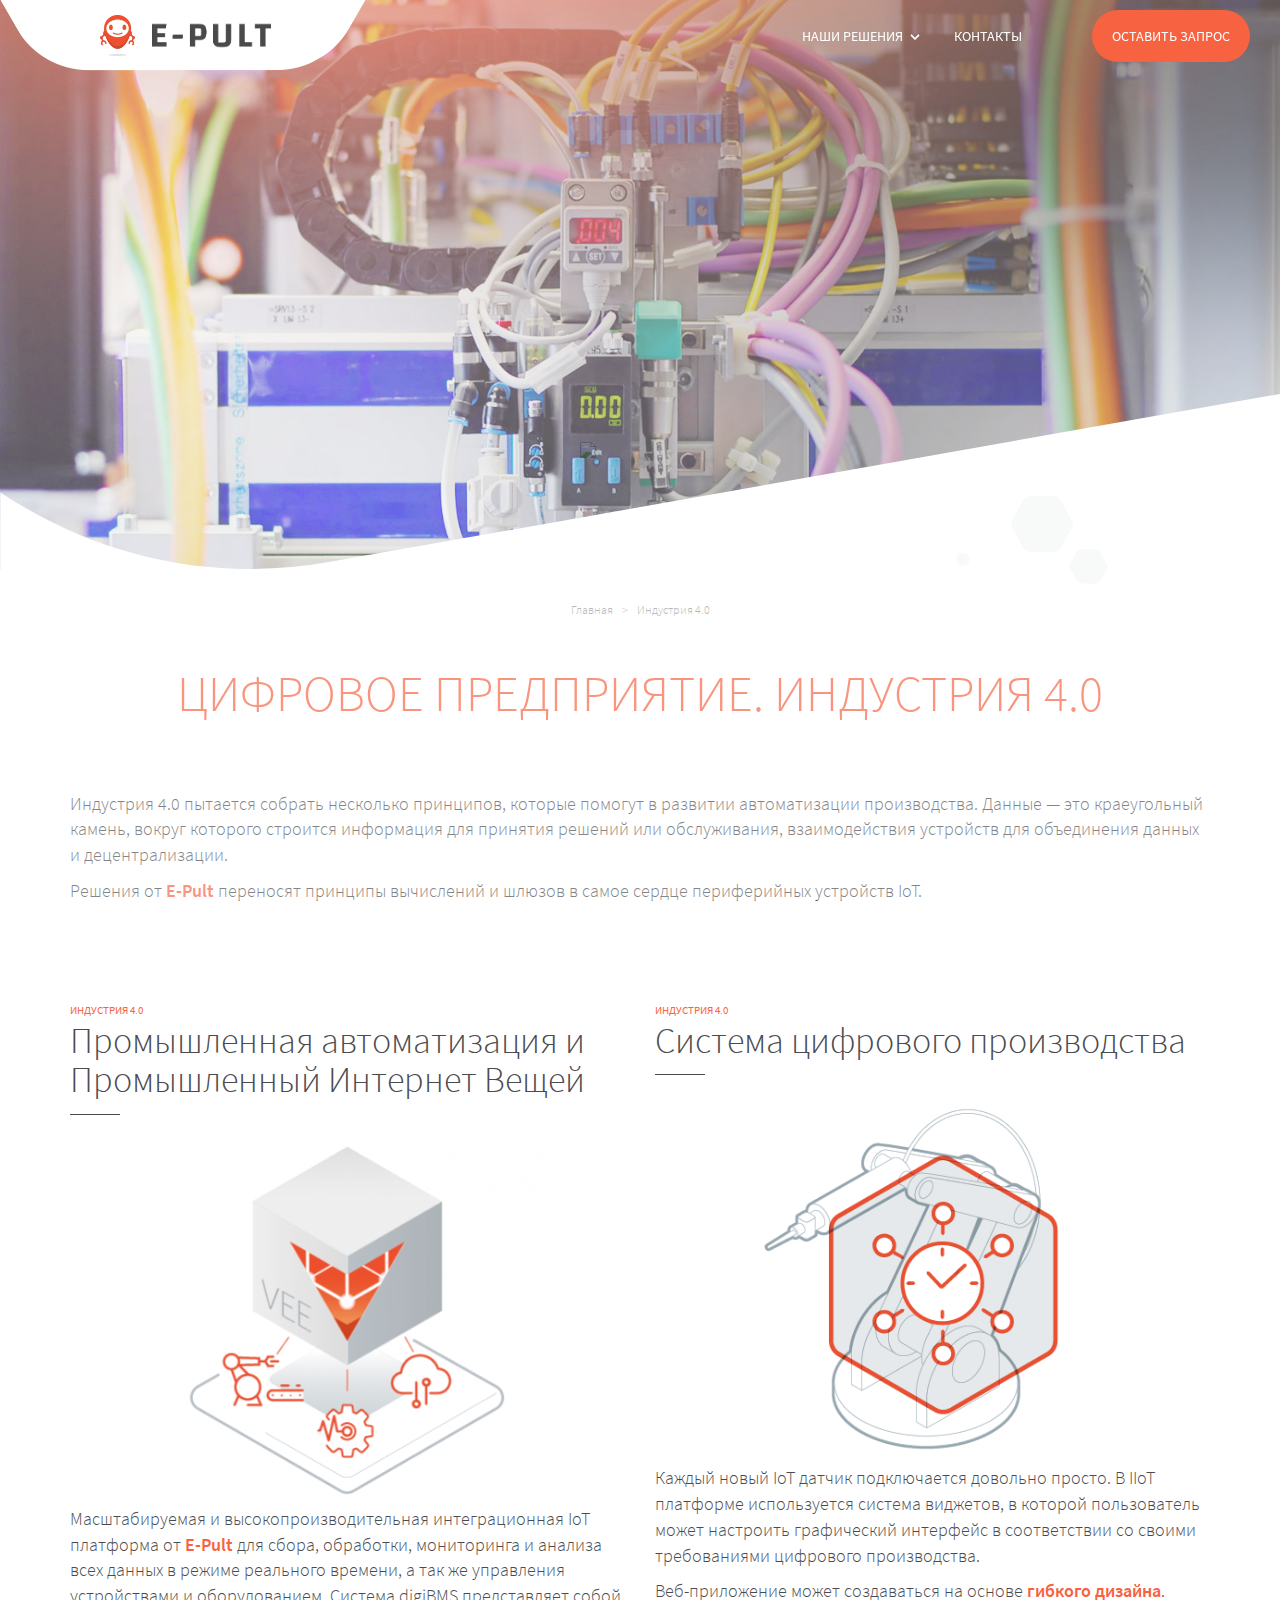
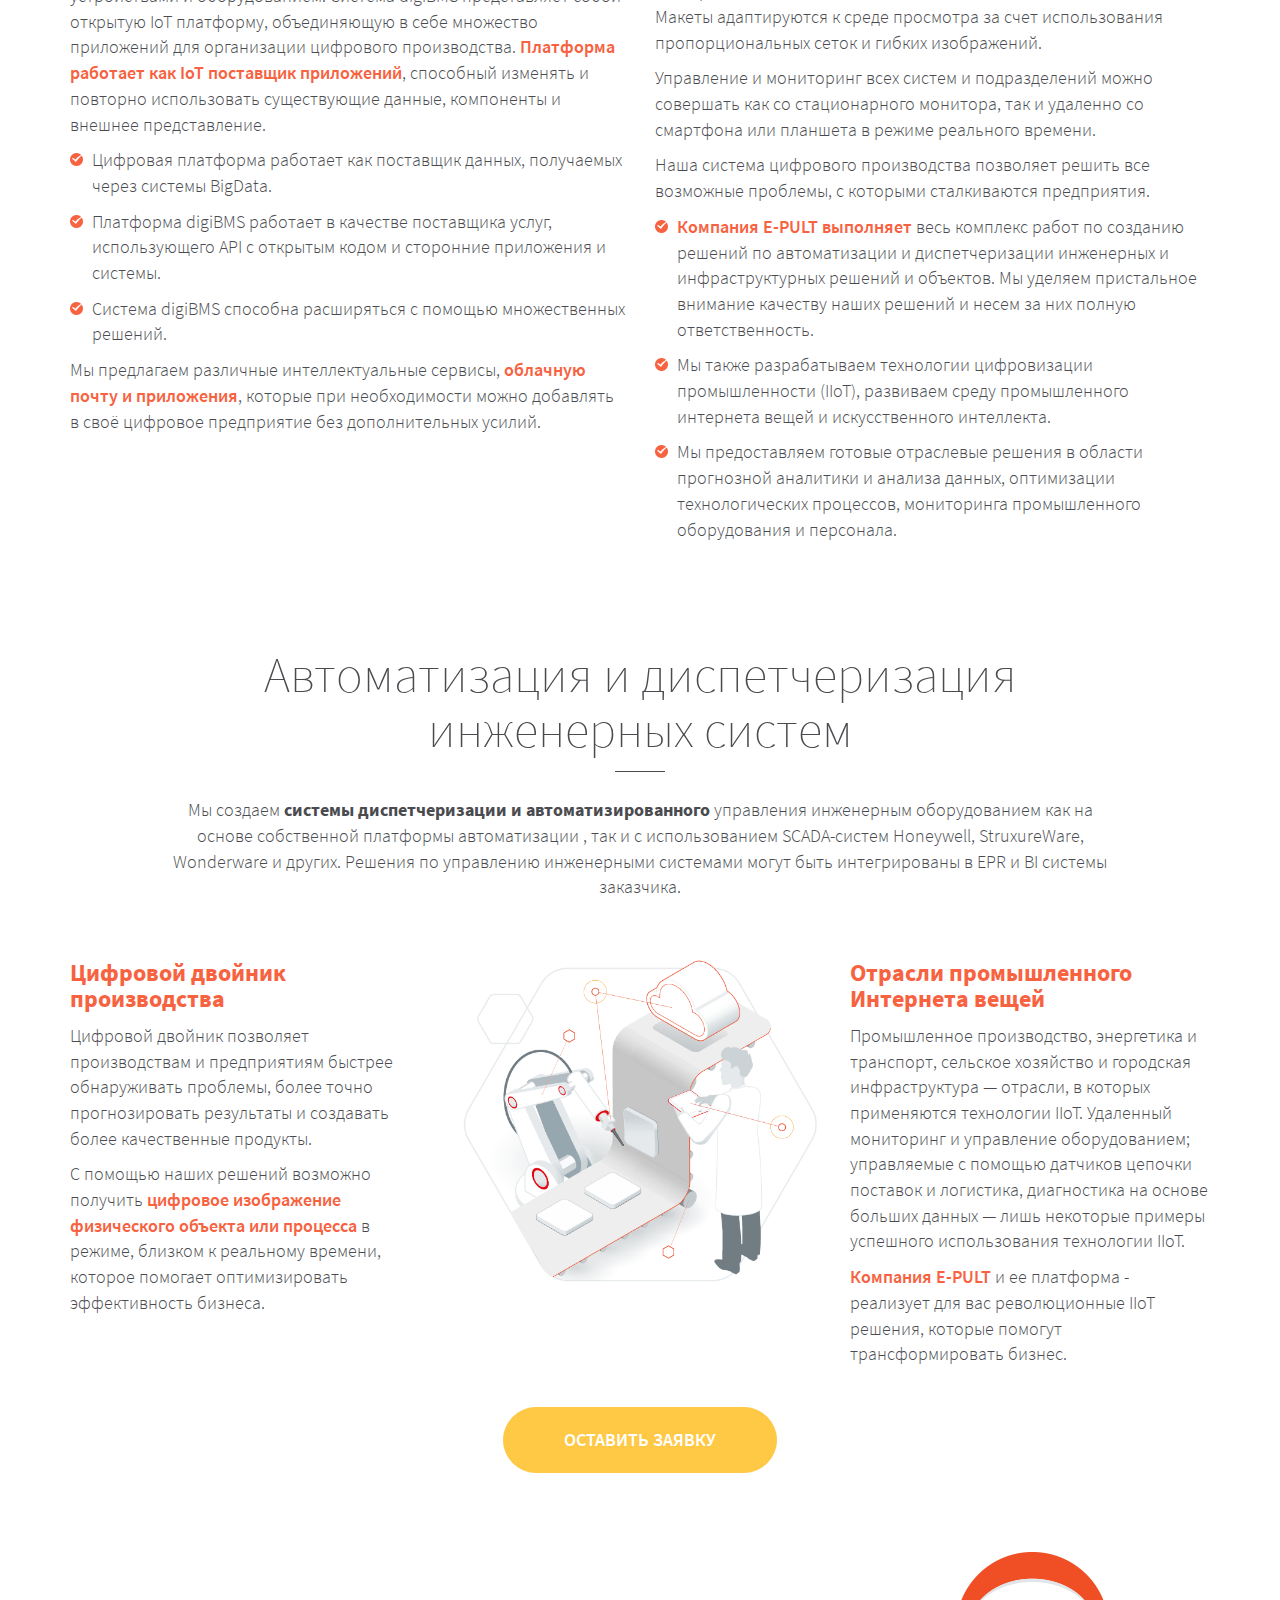
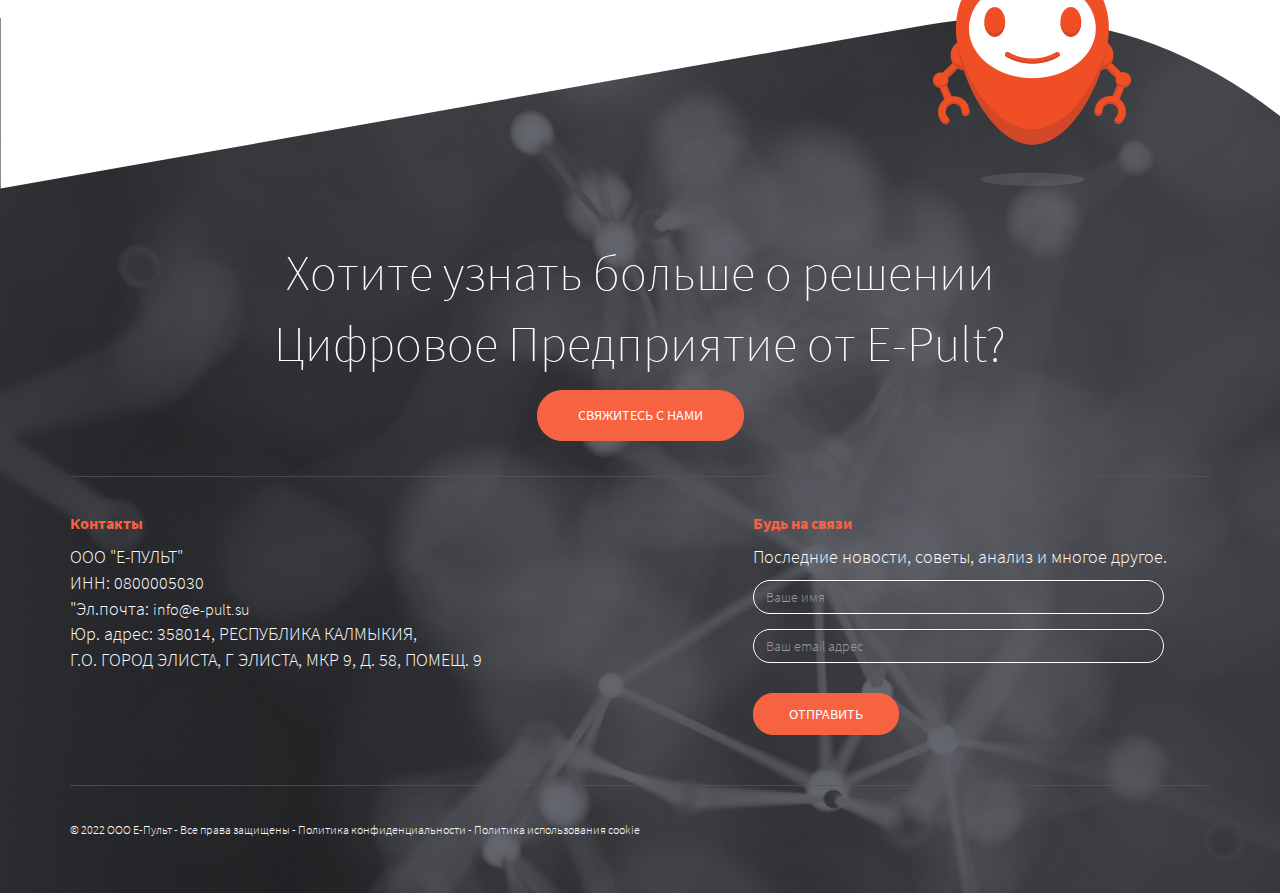
<file: smart-industry.html>
<!DOCTYPE html>
<html lang="ru-RU" class="no-js">
<!--<![endif]-->

<head>
	<meta charset="utf-8">
	<meta http-equiv="X-UA-Compatible" content="IE=edge">
	<title>E-Pult | ЦИФРОВОЕ ПРЕДПРИЯТИЕ. ИНДУСТРИЯ 4.0</title>
	<meta name="viewport" content="width=device-width, initial-scale=1.0">



	<link rel="apple-touch-icon" sizes="180x180" href="images/apple-touch-icon.png">
	<link rel="icon" type="image/png" sizes="32x32" href="images/favicon-32x32.png">
	<link rel="icon" type="image/png" sizes="16x16" href="images/favicon-16x16.png">

	<link rel="mask-icon" href="fonts/safari-pinned-tab.svg" color="#5bbad5">
	<link rel="shortcut icon" href="favicon.ico">
	<meta name="apple-mobile-web-app-title" content="E-Pult">
	<meta name="application-name" content="E-Pult">
	<meta name="msapplication-TileColor" content="#00aba9">

	<meta name="theme-color" content="#ffffff">
	<!-- wordpress head functions -->
	<meta name="robots" content="index, follow, max-image-preview:large, max-snippet:-1, max-video-preview:-1">

	<!-- This site is optimized with the Yoast SEO plugin v18.4.1 - https://yoast.com/wordpress/plugins/seo/ -->
	<link rel="canonical" href="https://www.e-pult.su/smart-industry.html/">

	<meta property="og:title"
		content="E-Pult - Решения для умных домов и предприятий. ЦИФРОВОЕ ПРЕДПРИЯТИЕ. ИНДУСТРИЯ 4.0">
	<meta property="og:description"
		content="E-Pult - Решения для умных домов и предприятий. Автоматизация работы с маркетплейсами и системы безопасности. ЦИФРОВОЕ ПРЕДПРИЯТИЕ. ИНДУСТРИЯ 4.0">
	<meta property="og:url" content="https://www.e-pult.su/smart-industry.html/">
	<meta property="og:site_name" content="E-PULT - современные умные решения">
	<meta property="article:modified_time" content="2021-02-08T11:10:38+00:00">
	<meta name="twitter:card" content="summary_large_image">
	<meta name="twitter:label1" content="Est. reading time">
	<meta name="twitter:data1" content="3 minutes">
	<!-- / Yoast SEO plugin. -->



	<link rel="dns-prefetch" href="//s.w.org">
	<script type="text/javascript">
		window._wpemojiSettings = { "baseUrl": "https:\/\/s.w.org\/images\/core\/emoji\/13.1.0\/72x72\/", "ext": ".png", "svgUrl": "https:\/\/s.w.org\/images\/core\/emoji\/13.1.0\/svg\/", "svgExt": ".svg", "source": { "concatemoji": "https:\/\/www.microej.com\/wp-includes\/js\/wp-emoji-release.min.js?ver=5.9.5" } };
		/*! This file is auto-generated */
		!function (e, a, t) { var n, r, o, i = a.createElement("canvas"), p = i.getContext && i.getContext("2d"); function s(e, t) { var a = String.fromCharCode; p.clearRect(0, 0, i.width, i.height), p.fillText(a.apply(this, e), 0, 0); e = i.toDataURL(); return p.clearRect(0, 0, i.width, i.height), p.fillText(a.apply(this, t), 0, 0), e === i.toDataURL() } function c(e) { var t = a.createElement("script"); t.src = e, t.defer = t.type = "text/javascript", a.getElementsByTagName("head")[0].appendChild(t) } for (o = Array("flag", "emoji"), t.supports = { everything: !0, everythingExceptFlag: !0 }, r = 0; r < o.length; r++)t.supports[o[r]] = function (e) { if (!p || !p.fillText) return !1; switch (p.textBaseline = "top", p.font = "600 32px Arial", e) { case "flag": return s([127987, 65039, 8205, 9895, 65039], [127987, 65039, 8203, 9895, 65039]) ? !1 : !s([55356, 56826, 55356, 56819], [55356, 56826, 8203, 55356, 56819]) && !s([55356, 57332, 56128, 56423, 56128, 56418, 56128, 56421, 56128, 56430, 56128, 56423, 56128, 56447], [55356, 57332, 8203, 56128, 56423, 8203, 56128, 56418, 8203, 56128, 56421, 8203, 56128, 56430, 8203, 56128, 56423, 8203, 56128, 56447]); case "emoji": return !s([10084, 65039, 8205, 55357, 56613], [10084, 65039, 8203, 55357, 56613]) }return !1 }(o[r]), t.supports.everything = t.supports.everything && t.supports[o[r]], "flag" !== o[r] && (t.supports.everythingExceptFlag = t.supports.everythingExceptFlag && t.supports[o[r]]); t.supports.everythingExceptFlag = t.supports.everythingExceptFlag && !t.supports.flag, t.DOMReady = !1, t.readyCallback = function () { t.DOMReady = !0 }, t.supports.everything || (n = function () { t.readyCallback() }, a.addEventListener ? (a.addEventListener("DOMContentLoaded", n, !1), e.addEventListener("load", n, !1)) : (e.attachEvent("onload", n), a.attachEvent("onreadystatechange", function () { "complete" === a.readyState && t.readyCallback() })), (n = t.source || {}).concatemoji ? c(n.concatemoji) : n.wpemoji && n.twemoji && (c(n.twemoji), c(n.wpemoji))) }(window, document, window._wpemojiSettings);
	</script>
	<style type="text/css">
		img.wp-smiley,
		img.emoji {
			display: inline !important;
			border: none !important;
			box-shadow: none !important;
			height: 1em !important;
			width: 1em !important;
			margin: 0 0.07em !important;
			vertical-align: -0.1em !important;
			background: none !important;
			padding: 0 !important;
		}
	</style>
	<link rel="stylesheet" id="codepeople-loading-page-style-css" href="css/loading-page.css" type="text/css" media>
	<link rel="stylesheet" id="codepeople-loading-page-style-effect-css" href="css/loading-page.css" type="text/css"
		media>
	<link rel="stylesheet" id="wp-block-library-css" href="css/style.min.css" type="text/css" media="all">
	<style id="global-styles-inline-css" type="text/css">
		body {
			--wp--preset--color--black: #000000;
			--wp--preset--color--cyan-bluish-gray: #abb8c3;
			--wp--preset--color--white: #ffffff;
			--wp--preset--color--pale-pink: #f78da7;
			--wp--preset--color--vivid-red: #cf2e2e;
			--wp--preset--color--luminous-vivid-orange: #ff6900;
			--wp--preset--color--luminous-vivid-amber: #fcb900;
			--wp--preset--color--light-green-cyan: #7bdcb5;
			--wp--preset--color--vivid-green-cyan: #00d084;
			--wp--preset--color--pale-cyan-blue: #8ed1fc;
			--wp--preset--color--vivid-cyan-blue: #0693e3;
			--wp--preset--color--vivid-purple: #9b51e0;
			--wp--preset--gradient--vivid-cyan-blue-to-vivid-purple: linear-gradient(135deg, rgba(6, 147, 227, 1) 0%, rgb(155, 81, 224) 100%);
			--wp--preset--gradient--light-green-cyan-to-vivid-green-cyan: linear-gradient(135deg, rgb(122, 220, 180) 0%, rgb(0, 208, 130) 100%);
			--wp--preset--gradient--luminous-vivid-amber-to-luminous-vivid-orange: linear-gradient(135deg, rgba(252, 185, 0, 1) 0%, rgba(255, 105, 0, 1) 100%);
			--wp--preset--gradient--luminous-vivid-orange-to-vivid-red: linear-gradient(135deg, rgba(255, 105, 0, 1) 0%, rgb(207, 46, 46) 100%);
			--wp--preset--gradient--very-light-gray-to-cyan-bluish-gray: linear-gradient(135deg, rgb(238, 238, 238) 0%, rgb(169, 184, 195) 100%);
			--wp--preset--gradient--cool-to-warm-spectrum: linear-gradient(135deg, rgb(74, 234, 220) 0%, rgb(151, 120, 209) 20%, rgb(207, 42, 186) 40%, rgb(238, 44, 130) 60%, rgb(251, 105, 98) 80%, rgb(254, 248, 76) 100%);
			--wp--preset--gradient--blush-light-purple: linear-gradient(135deg, rgb(255, 206, 236) 0%, rgb(152, 150, 240) 100%);
			--wp--preset--gradient--blush-bordeaux: linear-gradient(135deg, rgb(254, 205, 165) 0%, rgb(254, 45, 45) 50%, rgb(107, 0, 62) 100%);
			--wp--preset--gradient--luminous-dusk: linear-gradient(135deg, rgb(255, 203, 112) 0%, rgb(199, 81, 192) 50%, rgb(65, 88, 208) 100%);
			--wp--preset--gradient--pale-ocean: linear-gradient(135deg, rgb(255, 245, 203) 0%, rgb(182, 227, 212) 50%, rgb(51, 167, 181) 100%);
			--wp--preset--gradient--electric-grass: linear-gradient(135deg, rgb(202, 248, 128) 0%, rgb(113, 206, 126) 100%);
			--wp--preset--gradient--midnight: linear-gradient(135deg, rgb(2, 3, 129) 0%, rgb(40, 116, 252) 100%);
			--wp--preset--duotone--dark-grayscale: url('industry-4-0.html#wp-duotone-dark-grayscale');
			--wp--preset--duotone--grayscale: url('industry-4-0.html#wp-duotone-grayscale');
			--wp--preset--duotone--purple-yellow: url('industry-4-0.html#wp-duotone-purple-yellow');
			--wp--preset--duotone--blue-red: url('industry-4-0.html#wp-duotone-blue-red');
			--wp--preset--duotone--midnight: url('industry-4-0.html#wp-duotone-midnight');
			--wp--preset--duotone--magenta-yellow: url('industry-4-0.html#wp-duotone-magenta-yellow');
			--wp--preset--duotone--purple-green: url('industry-4-0.html#wp-duotone-purple-green');
			--wp--preset--duotone--blue-orange: url('industry-4-0.html#wp-duotone-blue-orange');
			--wp--preset--font-size--small: 13px;
			--wp--preset--font-size--medium: 20px;
			--wp--preset--font-size--large: 36px;
			--wp--preset--font-size--x-large: 42px;
		}

		.has-black-color {
			color: var(--wp--preset--color--black) !important;
		}

		.has-cyan-bluish-gray-color {
			color: var(--wp--preset--color--cyan-bluish-gray) !important;
		}

		.has-white-color {
			color: var(--wp--preset--color--white) !important;
		}

		.has-pale-pink-color {
			color: var(--wp--preset--color--pale-pink) !important;
		}

		.has-vivid-red-color {
			color: var(--wp--preset--color--vivid-red) !important;
		}

		.has-luminous-vivid-orange-color {
			color: var(--wp--preset--color--luminous-vivid-orange) !important;
		}

		.has-luminous-vivid-amber-color {
			color: var(--wp--preset--color--luminous-vivid-amber) !important;
		}

		.has-light-green-cyan-color {
			color: var(--wp--preset--color--light-green-cyan) !important;
		}

		.has-vivid-green-cyan-color {
			color: var(--wp--preset--color--vivid-green-cyan) !important;
		}

		.has-pale-cyan-blue-color {
			color: var(--wp--preset--color--pale-cyan-blue) !important;
		}

		.has-vivid-cyan-blue-color {
			color: var(--wp--preset--color--vivid-cyan-blue) !important;
		}

		.has-vivid-purple-color {
			color: var(--wp--preset--color--vivid-purple) !important;
		}

		.has-black-background-color {
			background-color: var(--wp--preset--color--black) !important;
		}

		.has-cyan-bluish-gray-background-color {
			background-color: var(--wp--preset--color--cyan-bluish-gray) !important;
		}

		.has-white-background-color {
			background-color: var(--wp--preset--color--white) !important;
		}

		.has-pale-pink-background-color {
			background-color: var(--wp--preset--color--pale-pink) !important;
		}

		.has-vivid-red-background-color {
			background-color: var(--wp--preset--color--vivid-red) !important;
		}

		.has-luminous-vivid-orange-background-color {
			background-color: var(--wp--preset--color--luminous-vivid-orange) !important;
		}

		.has-luminous-vivid-amber-background-color {
			background-color: var(--wp--preset--color--luminous-vivid-amber) !important;
		}

		.has-light-green-cyan-background-color {
			background-color: var(--wp--preset--color--light-green-cyan) !important;
		}

		.has-vivid-green-cyan-background-color {
			background-color: var(--wp--preset--color--vivid-green-cyan) !important;
		}

		.has-pale-cyan-blue-background-color {
			background-color: var(--wp--preset--color--pale-cyan-blue) !important;
		}

		.has-vivid-cyan-blue-background-color {
			background-color: var(--wp--preset--color--vivid-cyan-blue) !important;
		}

		.has-vivid-purple-background-color {
			background-color: var(--wp--preset--color--vivid-purple) !important;
		}

		.has-black-border-color {
			border-color: var(--wp--preset--color--black) !important;
		}

		.has-cyan-bluish-gray-border-color {
			border-color: var(--wp--preset--color--cyan-bluish-gray) !important;
		}

		.has-white-border-color {
			border-color: var(--wp--preset--color--white) !important;
		}

		.has-pale-pink-border-color {
			border-color: var(--wp--preset--color--pale-pink) !important;
		}

		.has-vivid-red-border-color {
			border-color: var(--wp--preset--color--vivid-red) !important;
		}

		.has-luminous-vivid-orange-border-color {
			border-color: var(--wp--preset--color--luminous-vivid-orange) !important;
		}

		.has-luminous-vivid-amber-border-color {
			border-color: var(--wp--preset--color--luminous-vivid-amber) !important;
		}

		.has-light-green-cyan-border-color {
			border-color: var(--wp--preset--color--light-green-cyan) !important;
		}

		.has-vivid-green-cyan-border-color {
			border-color: var(--wp--preset--color--vivid-green-cyan) !important;
		}

		.has-pale-cyan-blue-border-color {
			border-color: var(--wp--preset--color--pale-cyan-blue) !important;
		}

		.has-vivid-cyan-blue-border-color {
			border-color: var(--wp--preset--color--vivid-cyan-blue) !important;
		}

		.has-vivid-purple-border-color {
			border-color: var(--wp--preset--color--vivid-purple) !important;
		}

		.has-vivid-cyan-blue-to-vivid-purple-gradient-background {
			background: var(--wp--preset--gradient--vivid-cyan-blue-to-vivid-purple) !important;
		}

		.has-light-green-cyan-to-vivid-green-cyan-gradient-background {
			background: var(--wp--preset--gradient--light-green-cyan-to-vivid-green-cyan) !important;
		}

		.has-luminous-vivid-amber-to-luminous-vivid-orange-gradient-background {
			background: var(--wp--preset--gradient--luminous-vivid-amber-to-luminous-vivid-orange) !important;
		}

		.has-luminous-vivid-orange-to-vivid-red-gradient-background {
			background: var(--wp--preset--gradient--luminous-vivid-orange-to-vivid-red) !important;
		}

		.has-very-light-gray-to-cyan-bluish-gray-gradient-background {
			background: var(--wp--preset--gradient--very-light-gray-to-cyan-bluish-gray) !important;
		}

		.has-cool-to-warm-spectrum-gradient-background {
			background: var(--wp--preset--gradient--cool-to-warm-spectrum) !important;
		}

		.has-blush-light-purple-gradient-background {
			background: var(--wp--preset--gradient--blush-light-purple) !important;
		}

		.has-blush-bordeaux-gradient-background {
			background: var(--wp--preset--gradient--blush-bordeaux) !important;
		}

		.has-luminous-dusk-gradient-background {
			background: var(--wp--preset--gradient--luminous-dusk) !important;
		}

		.has-pale-ocean-gradient-background {
			background: var(--wp--preset--gradient--pale-ocean) !important;
		}

		.has-electric-grass-gradient-background {
			background: var(--wp--preset--gradient--electric-grass) !important;
		}

		.has-midnight-gradient-background {
			background: var(--wp--preset--gradient--midnight) !important;
		}

		.has-small-font-size {
			font-size: var(--wp--preset--font-size--small) !important;
		}

		.has-medium-font-size {
			font-size: var(--wp--preset--font-size--medium) !important;
		}

		.has-large-font-size {
			font-size: var(--wp--preset--font-size--large) !important;
		}

		.has-x-large-font-size {
			font-size: var(--wp--preset--font-size--x-large) !important;
		}
	</style>
	<link rel="stylesheet" id="contact-form-7-css" href="css/styles.css" type="text/css" media="all">
	<link rel="stylesheet" id="collapscore-css-css" href="css/core_style.css" type="text/css" media="all">
	<link rel="stylesheet" id="collapseomatic-css-css" href="css/light_style.css" type="text/css" media="all">
	<link rel="stylesheet" id="wpbs-css" href="css/styles.f6413c85.min.css" type="text/css" media="all">
	<link rel="stylesheet" id="wpbs-style-css" href="css/style.css" type="text/css" media="all">
	<script type="text/javascript" src="js/jquery.min.js" id="jquery-core-js"></script>
	<script type="text/javascript" src="js/jquery-migrate.min.js" id="jquery-migrate-js"></script>
	<script type="text/javascript" src="js/loading-logo.js" id="codepeople-loading-page-script-logo-js"></script>
	<script type="text/javascript" id="codepeople-loading-page-script-js-before">
		loading_page_settings = { "loadingScreen": 1, "closeBtn": true, "removeInOnLoad": false, "codeblock": "", "backgroundColor": "rgba(255,255,255,.8)", "foregroundColor": "#f76241", "backgroundImage": "", "additionalSeconds": 0, "pageEffect": "none", "backgroundRepeat": "repeat", "fullscreen": 0, "graphic": "logo", "text": 0, "lp_ls": { "logo": { "image": "https:\/\/www.microej.com\/wp-content\/uploads\/2018\/12\/mej.png" } }, "screen_size": "all", "screen_width": 0, "deepSearch": 0, "modifyDisplayRule": 0 };
	</script>
	<script type="text/javascript" src="js/loading-page.min.js" id="codepeople-loading-page-script-js"></script>
	<script type="text/javascript" src="js/modernizr.js" id="modernizr-js"></script>



	<script type="text/javascript">
		var jQueryMigrateHelperHasSentDowngrade = false;

		window.onerror = function (msg, url, line, col, error) {
			// Break out early, do not processing if a downgrade reqeust was already sent.
			if (jQueryMigrateHelperHasSentDowngrade) {
				return true;
			}

			var xhr = new XMLHttpRequest();
			var nonce = '65b94cc01e';
			var jQueryFunctions = [
				'andSelf',
				'browser',
				'live',
				'boxModel',
				'support.boxModel',
				'size',
				'swap',
				'clean',
				'sub',
			];
			var match_pattern = /\)\.(.+?) is not a function/;
			var erroredFunction = msg.match(match_pattern);

			// If there was no matching functions, do not try to downgrade.
			if (typeof erroredFunction !== 'object' || typeof erroredFunction[1] === "undefined" || -1 === jQueryFunctions.indexOf(erroredFunction[1])) {
				return true;
			}

			// Set that we've now attempted a downgrade request.
			jQueryMigrateHelperHasSentDowngrade = true;

			xhr.open('POST', '#');
			xhr.setRequestHeader('Content-Type', 'application/x-www-form-urlencoded');
			xhr.onload = function () {
				var response,
					reload = false;

				if (200 === xhr.status) {
					try {
						response = JSON.parse(xhr.response);

						reload = response.data.reload;
					} catch (e) {
						reload = false;
					}
				}

				// Automatically reload the page if a deprecation caused an automatic downgrade, ensure visitors get the best possible experience.
				if (reload) {
					location.reload();
				}
			};

			xhr.send(encodeURI('action=jquery-migrate-downgrade-version&_wpnonce=' + nonce));

			// Suppress error alerts in older browsers
			return true;
		}
	</script>

	<style type="text/css">
		.recentcomments a {
			display: inline !important;
			padding: 0 !important;
			margin: 0 !important;
		}
	</style>
	<script type="text/javascript" src="js/2904.js" async="async"></script>
	<style>
		body {
			visibility: hidden;
		}
	</style><noscript>
		<style>
			body {
				visibility: visible;
			}
		</style>
	</noscript>
	<link rel="preload" href="images/mej.png" as="image" type="image/svg+xml"> <!-- end of wordpress head -->
	<!-- IE8 fallback moved below head to work properly. Added respond as well. Tested to work. -->
	<!-- media-queries.js (fallback) -->
	<!--[if lt IE 9]>
			<script src="http://css3-mediaqueries-js.googlecode.com/svn/trunk/css3-mediaqueries.js"></script>			
		<![endif]-->

	<!-- html5.js -->
	<!--[if lt IE 9]>
			<script src="http://html5shim.googlecode.com/svn/trunk/html5.js"></script>
		<![endif]-->

	<!-- respond.js -->
	<!--[if lt IE 9]>
		          <script type='text/javascript' src="http://cdnjs.cloudflare.com/ajax/libs/respond.js/1.4.2/respond.js"></script>
		<![endif]-->
	<link href="css/bootstrap.min.css" rel="stylesheet">
	<link rel="stylesheet" href="css/font-awesome.min.css">

	<link rel="stylesheet" href="css/2018.css">
	<link rel="stylesheet" href="css/lightbox.min.css">
	<link rel="stylesheet" href="css/animate.min.css">
	<link rel="stylesheet" href="css/timeline2.css">
	<link rel="stylesheet" href="css/odometer-theme-default.css">

</head>

<body class="market-template-default single single-market postid-324">
	<!-- Google Tag Manager (noscript) -->

	<!-- End Google Tag Manager (noscript) -->
	<header role="banner" class="header ">
		<div class="navbar navbar-fixed-top ">
			<div class="navbar-header ">
				<button type="button" class="navbar-toggle" data-toggle="collapse"
					data-target=".navbar-responsive-collapse">
					<span class="icon-bar"></span>
					<span class="icon-bar"></span>
					<span class="icon-bar"></span>
				</button>
				<a class="navbar-brand "
					title="Design performant, secure, reliable and future-proof electronic products thanks to MicroEJ, the &quot;tiny sibling of Android&quot; for home appliances, industrial gateways, wearables, smart printers, medical devices, smart city and more."
					href="https://www.e-pult.su">
					<img src="images/logo-avatar.png" alt="E-PULT | Автоматизация строений и работы на маркетплейсах"
						class="logo_avatar">
					<img src="images/logo-txt.png" alt="E-PULT | Автоматизация строений и работы на маркетплейсах"
						class="logo_txt">
				</a>
			</div>
			<div class="container-fluid">
				<div class="row">
					<div class="col-xs-12">
						<div class="collapse navbar-collapse navbar-responsive-collapse navbar-right">
							<ul id="menu-menu" class="nav navbar-nav">
								<li id="menu-item-6"
									class="dropdown menu-item menu-item-type-custom menu-item-object-custom menu-item-has-children">
									<a href="#" class="dropdown-toggle" data-toggle="dropdown">Наши решения<span
											class="icon-caret"></span></a>
									<ul class="dropdown-menu">
										<li id="menu-item-241"
											class="menu-item menu-item-type-post_type menu-item-object-solution"><a
												href="smart-homes-and-buildings.html">СИСТЕМА УМНЫЙ ДОМ</a>
										</li>
										<li id="menu-item-242"
											class="menu-item menu-item-type-post_type menu-item-object-solution"><a
												href="smart-city.html">СИСТЕМА УМНЫЙ ГОРОД</a></li>
										<li id="menu-item-10211"
											class="menu-item menu-item-type-custom menu-item-object-custom"><a
												href="security-page.html">СИСТЕМЫ БЕЗОПАСНОСТИ</a>
										</li>
										<li id="menu-item-243"
											class="menu-item menu-item-type-post_type menu-item-object-solution"><a
												href="smart-wall.html">Умный Жилой Комплекс</a>
										</li>
										<li id="menu-item-240"
											class="menu-item menu-item-type-post_type menu-item-object-solution"><a
												href="smart-office.html">УМНЫЙ ОФИС</a></li>
										<li id="menu-item-13607"
											class="menu-item menu-item-type-custom menu-item-object-custom"><a
												href="smart-industry.html">ЦИФРОВОЕ ПРЕДПРИЯТИЕ</a></li>
										<li id="menu-item-13924"
											class="menu-item menu-item-type-custom menu-item-object-custom"><a
												href="marketplace-service.html">Работа с маркетплейсами</a></li>
									</ul>
								</li>


								<li id="menu-item-239" class="menu-item menu-item-type-post_type menu-item-object-page">
									<a href="#contacts">Контакты</a>
								</li>
								<li id="menu-item-291"
									class="demo_btn_menu menu-item menu-item-type-custom menu-item-object-custom"><a
										href="contact-page.html">Оставить запрос</a></li>

							</ul>
						</div>
					</div>
				</div>
			</div>



		</div> <!-- end .navbar -->

	</header> <!-- end header -->




	<div class="container-fluid nopadding relative bg_black banner"
		style="background:url(images/market_header_industry40.jpg) no-repeat center center / cover">
		<div class="container">
			<span class="motif"></span>
			<div class="row">
				<div class="col-xs-12 banner_txt white text-center">
					<p> </p>
				</div>
			</div>
		</div>
		<span class="svg_container svg_bottom">
			<img src="fonts/courbe-haut.svg" class="svg_top">
		</span>
	</div>
	<div class="container breadcrumb_container">
		<span class="motif"></span>
		<div class="row">
			<div class="col-xs-12 breadcrumb_content bg_white text-center">

				<p id="breadcrumbs" class><span><span><a href="https://www.e-pult.su/">Главная</a> <span
								class="separator">&gt;</span> <span class="breadcrumb_last"
								aria-current="page">Индустрия 4.0</span></span></span></span></p>
			</div>
		</div>
	</div>
	<div class="line_container">
		<div class="container-fluid padded main_title">
			<div class="container">
				<div class="row">
					<div class="col-xs-12 text-center">
						<h1 class="orange text-uppercase">Цифровое Предприятие. Индустрия 4.0</h1>
					</div>
				</div>
			</div>
		</div>
		<div id="line1" class="line container-fluid bg_white    ">
			<div class="container">
				<div class="row row-eq-height">

					<div class=" col-sm-12 col-md-12  post_content padded">
						<p>Индустрия 4.0 пытается собрать несколько принципов, которые помогут в развитии автоматизации
							производства. Данные — это краеугольный камень, вокруг которого строится информация для
							принятия решений или обслуживания, взаимодействия устройств для объединения данных и
							децентрализации.</p>
						<p>Решения от <strong> E-Pult</strong> переносят принципы вычислений и шлюзов в самое сердце
							периферийных устройств IoT.
							<!-- <p>Масштабируемая и высокопроизводительная интеграционная IoT платформа от <strong> E-Pult</strong>  для
							сбора, обработки, мониторинга и анализа всех данных в режиме реального времени, а так же
							управления устройствами и оборудованием.
							Система digiBMS представляет собой открытую IoT платформу, объединяющую в себе множество
							приложений для организации цифрового производства. Платформа работает как IoT поставщик
							приложений, способный изменять и повторно использовать существующие данные, компоненты и
							внешнее представление.</p> -->
						</p>
					</div>
				</div>

			</div>
		</div>
		<div id="line2" class="line container-fluid bg_white    ">
			<div class="container">
				<div class="row row-eq-height">

					<div class=" col-sm-12 col-md-6  post_content padded">
						<h6>Индустрия 4.0</h6>
						<h2>Промышленная автоматизация и Промышленный Интернет Вещей</h2>
						<p><img loading="lazy" width="600" height="386" class="size-medium wp-image-9273 aligncenter"
								src="images/Smart-Factory-Objects-and-Product-Fragmentation-1-600x386.png" alt
								srcset="images/Smart-Factory-Objects-and-Product-Fragmentation-1-600x385.png 600w, images/Smart-Factory-Objects-and-Product-Fragmentation-1-360x231.png 360w, images/Smart-Factory-Objects-and-Product-Fragmentation-1-150x96.png 150w, images/Smart-Factory-Objects-and-Product-Fragmentation-1.png 601w"
								sizes="(max-width: 600px) 100vw, 600px"></p>
						<p>Масштабируемая и высокопроизводительная интеграционная IoT платформа от <strong>
								E-Pult</strong> для
							сбора, обработки, мониторинга и анализа всех данных в режиме реального времени, а так же
							управления устройствами и оборудованием.
							Система digiBMS представляет собой открытую IoT платформу, объединяющую в себе множество
							приложений для организации цифрового производства. <strong> Платформа работает как IoT
								поставщик
								приложений</strong>, способный изменять и повторно использовать существующие данные,
							компоненты и
							внешнее представление.</p>
						<ul>
							<li>Цифровая платформа работает как поставщик данных, получаемых через системы BigData.</li>
							<li>Платформа digiBMS работает в качестве поставщика услуг, использующего API с открытым
								кодом и сторонние приложения и системы.</li>
							<li>Система digiBMS способна расширяться с помощью множественных решений.</li>
						</ul>
						<p>Мы предлагаем различные интеллектуальные сервисы, <strong> облачную почту и
								приложения</strong>, которые при
							необходимости можно добавлять в своё цифровое предприятие без дополнительных усилий.</p>
					</div>

					<div class=" col-sm-12 col-md-6  post_content padded">
						<h6>Индустрия 4.0</h6>
						<h2>Cистема цифрового производства</h2>
						<p><img loading="lazy" width="600" height="384" class="size-medium wp-image-9274 aligncenter"
								src="images/Level-Programming-in-Real-Time_1-600x384.png" alt
								srcset="images/Level-Programming-in-Real-Time_1.png 600w, images/Level-Programming-in-Real-Time_1-360x230.png 360w, images/Level-Programming-in-Real-Time_1-150x96.png 150w"
								sizes="(max-width: 600px) 100vw, 600px"></p>
						<p>Каждый новый IoT датчик подключается довольно просто. В IIoT платформе используется
							система виджетов, в которой пользователь может настроить графический интерфейс в
							соответствии со своими требованиями цифрового производства.</p>
						<p>Веб-приложение может создаваться на основе <strong> гибкого дизайна</strong>. Макеты
							адаптируются к среде
							просмотра за счет использования пропорциональных сеток и гибких изображений.</p>
						<p>Управление и мониторинг всех систем и подразделений можно совершать как со стационарного
							монитора, так и удаленно со смартфона или планшета в режиме реального времени.</p>
						<p>Наша система цифрового производства позволяет решить все возможные проблемы, с которыми
							сталкиваются предприятия.</p>
						<ul>
							<li> <strong> Компания E-PULT выполняет </strong> весь комплекс работ по созданию решений по
								автоматизации и
								диспетчеризации инженерных и инфраструктурных решений и объектов. Мы уделяем пристальное
								внимание качеству наших решений и несем за них полную ответственность.</li>
							<li>Мы также разрабатываем технологии цифровизации промышленности (IIoT), развиваем среду
								промышленного интернета вещей и искусственного интеллекта.</li>
							<li>Мы предоставляем готовые отраслевые решения в области прогнозной аналитики и анализа
								данных, оптимизации технологических процессов, мониторинга промышленного оборудования и
								персонала.</li>
						</ul>

					</div>
				</div>

			</div>
		</div>
		<div id="line3" class="line container-fluid bg_white    ">
			<div class="container">
				<div class="row">
					<div class="col-sm-12 col-md-10 col-md-offset-1 text-center padded">
						<p class="subtitle orange text-uppercase"></p>
						<h2 class="grey underlined underlined_center">Автоматизация и диспетчеризация инженерных систем
						</h2>
						<p>Мы создаем <strong> системы диспетчеризации и автоматизированного </strong> управления
							инженерным оборудованием
							как на основе собственной платформы автоматизации , так и с использованием
							SCADA-систем Honeywell, StruxureWare, Wonderware и других. Решения по управлению инженерными
							системами могут быть интегрированы в EPR и BI системы заказчика.</p>
					</div>

				</div>
				<div class="row row-eq-height">

					<div class=" col-sm-12 col-md-4  post_content padded">
						<h3>Цифровой двойник производства</h3>
						<p>Цифровой двойник позволяет производствам и предприятиям быстрее обнаруживать проблемы, более
							точно прогнозировать результаты и создавать более качественные продукты.</p>
						<p>С помощью наших решений возможно получить <strong>цифровое изображение физического объекта
								или
								процесса </strong> в режиме, близком к реальному времени, которое помогает
							оптимизировать
							эффективность бизнеса.</p>
						<p>&nbsp;</p>
					</div>

					<div class=" col-sm-12 col-md-4  post_img">
						<img src="images/industry-4.0-copie.png" alt class="img-responsive">
					</div>

					<div class=" col-sm-12 col-md-4  post_content padded">
						<h3>Отрасли промышленного Интернета вещей</h3>
						<p>Промышленное производство, энергетика и транспорт, сельское хозяйство и городская
							инфраструктура — отрасли, в которых применяются технологии IIoT. Удаленный мониторинг и
							управление оборудованием; управляемые с помощью датчиков цепочки поставок и логистика,
							диагностика на основе больших данных — лишь некоторые примеры успешного использования
							технологии IIoT.
						</p>
						<p> <strong> Компания E-PULT</strong> и ее платформа - реализует для вас революционные IIoT
							решения, которые помогут трансформировать бизнес.</p>
					</div>
				</div>
				<div class="row">
					<div class="col-sm-12 col-md-12 text-center padded">
						<a href="#" class="btn btn-lg btn-call_action bg_yellow white">Оставить заявку</a>

					</div>
				</div>

			</div>
		</div>
	</div>
	<footer role="contentinfo" class="container-fluid footer bg_white white relative">
		<span class="svg_container svg_top">
			<img src="fonts/courbe-bas.svg" class="svg_top">
		</span>
		<div class="container relative">
			<img src="images/mej.png" class="img-responsive logo_top" alt="Micro EJ">
			<div class="row">
				<div class="col-xs-12 text-center footer_contact padded">
					<p>Хотите узнать больше о решении <br> Цифровое Предприятие от E-Pult?</p>
					<a href="contact-page.html" class="btn btn-lg bg_orange white">Свяжитесь с нами</a>
				</div>
			</div>
			<hr>
			<div id="contacts" class="row  foot_link">
				<div class="col-sm-12 col-md-7">
					<div class="row">
						<div class="col-sm-6 col-md-12 padded foot_link">
							<p class="orange bold">Контакты</p>
							<ul class="list-unstyled">
								<li>ООО "Е-ПУЛЬТ"</li>
								<li>ИНН: 0800005030 </li>
								<li>"Эл.почта: <a href="mailto:info@e-pult.su">info@e-pult.su</a></li>
								<li>Юр. адрес: 358014, РЕСПУБЛИКА КАЛМЫКИЯ, <br> Г.О. ГОРОД ЭЛИСТА,
									Г ЭЛИСТА,
									МКР 9,
									Д. 58,
									ПОМЕЩ. 9
								</li>
							</ul>
						</div>

					</div>
				</div>
				<div class="col-sm-12 col-md-5" id="newsletter">
					<div class="row">
						<div class="col-sm-12 col-md-12 padded nl_bloc">

							<p class="orange bold">Будь на связи</p>
							<p class="white">Последние новости, советы, анализ и многое другое.</p>
							<!-- <script src="js/api.js" async defer></script> -->
							<script type="text/javascript" src="#"></script>
							<form id="WebToLeadFormNews" method="POST" name="WebToLeadFormNews">
								<div class="form-group">
									<input class="form-control" id="last_name" type="text" name="last_name"
										placeholder="Ваше имя" onchange="validateHuman()" required>
								</div>
								<div class="form-group">
									<input class="form-control" id="email2" type="text" placeholder="Ваш email адрес"
										name="email2" onchange="validateEmailAddNews();">
								</div>
								<div class="row">
									<div class="col-xs-12 padded">
										<button class="g-recaptcha btn white bg_orange" id="g-recpatcha"
											data-sitekey="6LdzkZgUAAAAACArbw0aZwwLuwcWZI-lGGpvgg7r"
											data-callback="submitForm" data-action="submit">Отправить</button>
									</div>
									<!--		<div class="col-xs-12">
			<input onclick="submitForm();" type="button" name="Submit" value="Sign up" class="btn white bg_orange">
		</div>-->
								</div>
								<input id="lead_source" type="hidden" name="lead_source" value="Web Site">
								<input id="campaign_id" type="hidden" name="campaign_id"
									value="c94821e3-1b65-5316-ff89-519b1dcccfc0">
								<input id="redirect_url" type="hidden" name="redirect_url" value="#">
								<input id="assigned_user_id" type="hidden" name="assigned_user_id"
									value="66e60d58-08bd-42c5-9af5-edad3b629b94">
								<input id="team_id" type="hidden" name="team_id"
									value="50611200-4bc9-11e9-a5e6-064dc27f89e0">
								<input id="team_set_id" type="hidden" name="team_set_id"
									value="50611200-4bc9-11e9-a5e6-064dc27f89e0">
								<input id="req_id" type="hidden" name="req_id" value="last_name;">
								<input type="hidden" id="human" name="human" value="0">

							</form>
							<script type="text/javascript">// <![CDATA[

								function submitForm(token) {
									// console.log(token);
									if (document.getElementById('last_name').value === "") {
										document.getElementById('last_name').style.border = '1px solid red'
										return false
									}
									else {
										document.getElementById('last_name').style.border = '0px solid transparent'
									}

									if (document.getElementById('email2').value === "") {
										document.getElementById('email2').style.border = '1px solid red'
										return false
									}
									else {
										document.getElementById('email2').style.border = '0px solid transparent'
									}

									if (document.getElementById('human').value == '546572') {
										if (document.getElementById('g-recpatcha')) {
											var response = grecaptcha.getResponse();
											if (response.length == 0) {
												//reCaptcha not verified
												alert("Please verify you are human!");
												evt.preventDefault();
												return false;
											}
										}
										document.WebToLeadFormNews.action = "#";
										document.WebToLeadFormNews.submit();
										return true;

									}
									else {
										return false
									}
								}

								function validateHuman() {
									document.getElementById('human').value = "546572";
								}

								function validateEmailAddNews() {
									if (document.getElementById('email2') && document.getElementById('email2').value.length > 0) {
										if (document.getElementById('email2').value.match(/^\w+(['\.\-\+]?\w+)*@\w+([\.-]?\w+)*(\.\w{2,})+$/) == null) {
											alert('Not a valid email address');
										}
										else {
											return validateHuman()
										}
									}
								}
// ]]></script>


							<span class="input_container hidden"><input type="text" name="email"
									class="input input-lg bg-transparent white" placeholder="Your email address"></span>

						</div>
					</div>
				</div>
			</div>
			<hr>
			<div class="row last_footer">
				<div class="col-sm-12 col-md-8 padded">
					<p class>

						© 2022 ООО Е-Пульт - Все права защищены<br class="visible-xs"> <span class="hidden-xs">-</span>
						<a href="policy-page.html">Политика конфиденциальности</a> - <a href="cookie-page.html">Политика
							использования cookie</a>
					</p>
				</div>

			</div>
		</div>

	</footer> <!-- end footer -->

	<!--[if lt IE 7 ]>
  			<script src="//ajax.googleapis.com/ajax/libs/chrome-frame/1.0.3/CFInstall.min.js"></script>
  			<script>window.attachEvent('onload',function(){CFInstall.check({mode:'overlay'})})</script>
		<![endif]-->
	<!-- jQuery (necessary for Bootstrap's JavaScript plugins) -->
	<!--		<script src="https://ajax.googleapis.com/ajax/libs/jquery/1.12.4/jquery.min.js"></script>-->
	<!--		<script src="https://code.jquery.com/ui/1.12.1/jquery-ui.js"></script>-->
	<script src="js/jquery-1.12.4.min.js"></script>
	<script src="js/jquery-ui-1.12.1.js"></script>
	<!-- Include all compiled plugins (below), or include individual files as needed -->
	<script src="js/bootstrap.min.js"></script>
	<script type="text/javascript" src="js/regenerator-runtime.min.js" id="regenerator-runtime-js"></script>
	<script type="text/javascript" src="js/wp-polyfill.min.js" id="wp-polyfill-js"></script>
	<script type="text/javascript" id="contact-form-7-js-extra">
		/* <![CDATA[ */
		var wpcf7 = { "api": { "root": "https:\/\/www.microej.com\/wp-json\/", "namespace": "contact-form-7\/v1" } };
/* ]]> */
	</script>
	<script type="text/javascript" src="js/index_1.js" id="contact-form-7-js"></script>
	<script type="text/javascript" id="collapseomatic-js-js-before">
		const com_options = { "colomatduration": "fast", "colomatslideEffect": "slideFade", "colomatpauseInit": "", "colomattouchstart": "" }
	</script>
	<script type="text/javascript" src="js/collapse.js" id="collapseomatic-js-js"></script>
	<script type="text/javascript"
		src="https://www.google.com/recaptcha/api.js?render=6LdzkZgUAAAAACArbw0aZwwLuwcWZI-lGGpvgg7r&amp;ver=3.0"
		id="google-recaptcha-js"></script>
	<script type="text/javascript" id="wpcf7-recaptcha-js-extra">
		/* <![CDATA[ */
		var wpcf7_recaptcha = { "sitekey": "6LdzkZgUAAAAACArbw0aZwwLuwcWZI-lGGpvgg7r", "actions": { "homepage": "homepage", "contactform": "contactform" } };
/* ]]> */
	</script>
	<script type="text/javascript" src="js/index.js" id="wpcf7-recaptcha-js"></script>
	<script type="text/javascript">
		(function () {
			var expirationDate = new Date();
			expirationDate.setTime(expirationDate.getTime() + 31536000 * 1000);
			document.cookie = "pll_language=en; expires=" + expirationDate.toUTCString() + "; path=/; secure; SameSite=Lax";
		}());
	</script>
	<script src="js/wow.min.js"></script>
	<script src="js/lightbox.min.js"></script>
	<script src="js/parallax.min.js"></script>
	<script src="js/jstimeline.js"></script>
	<script src="js/jquery.bxslider.min.js"></script>
	<script src="js/main.js"></script>


</body>

</html>
</file>
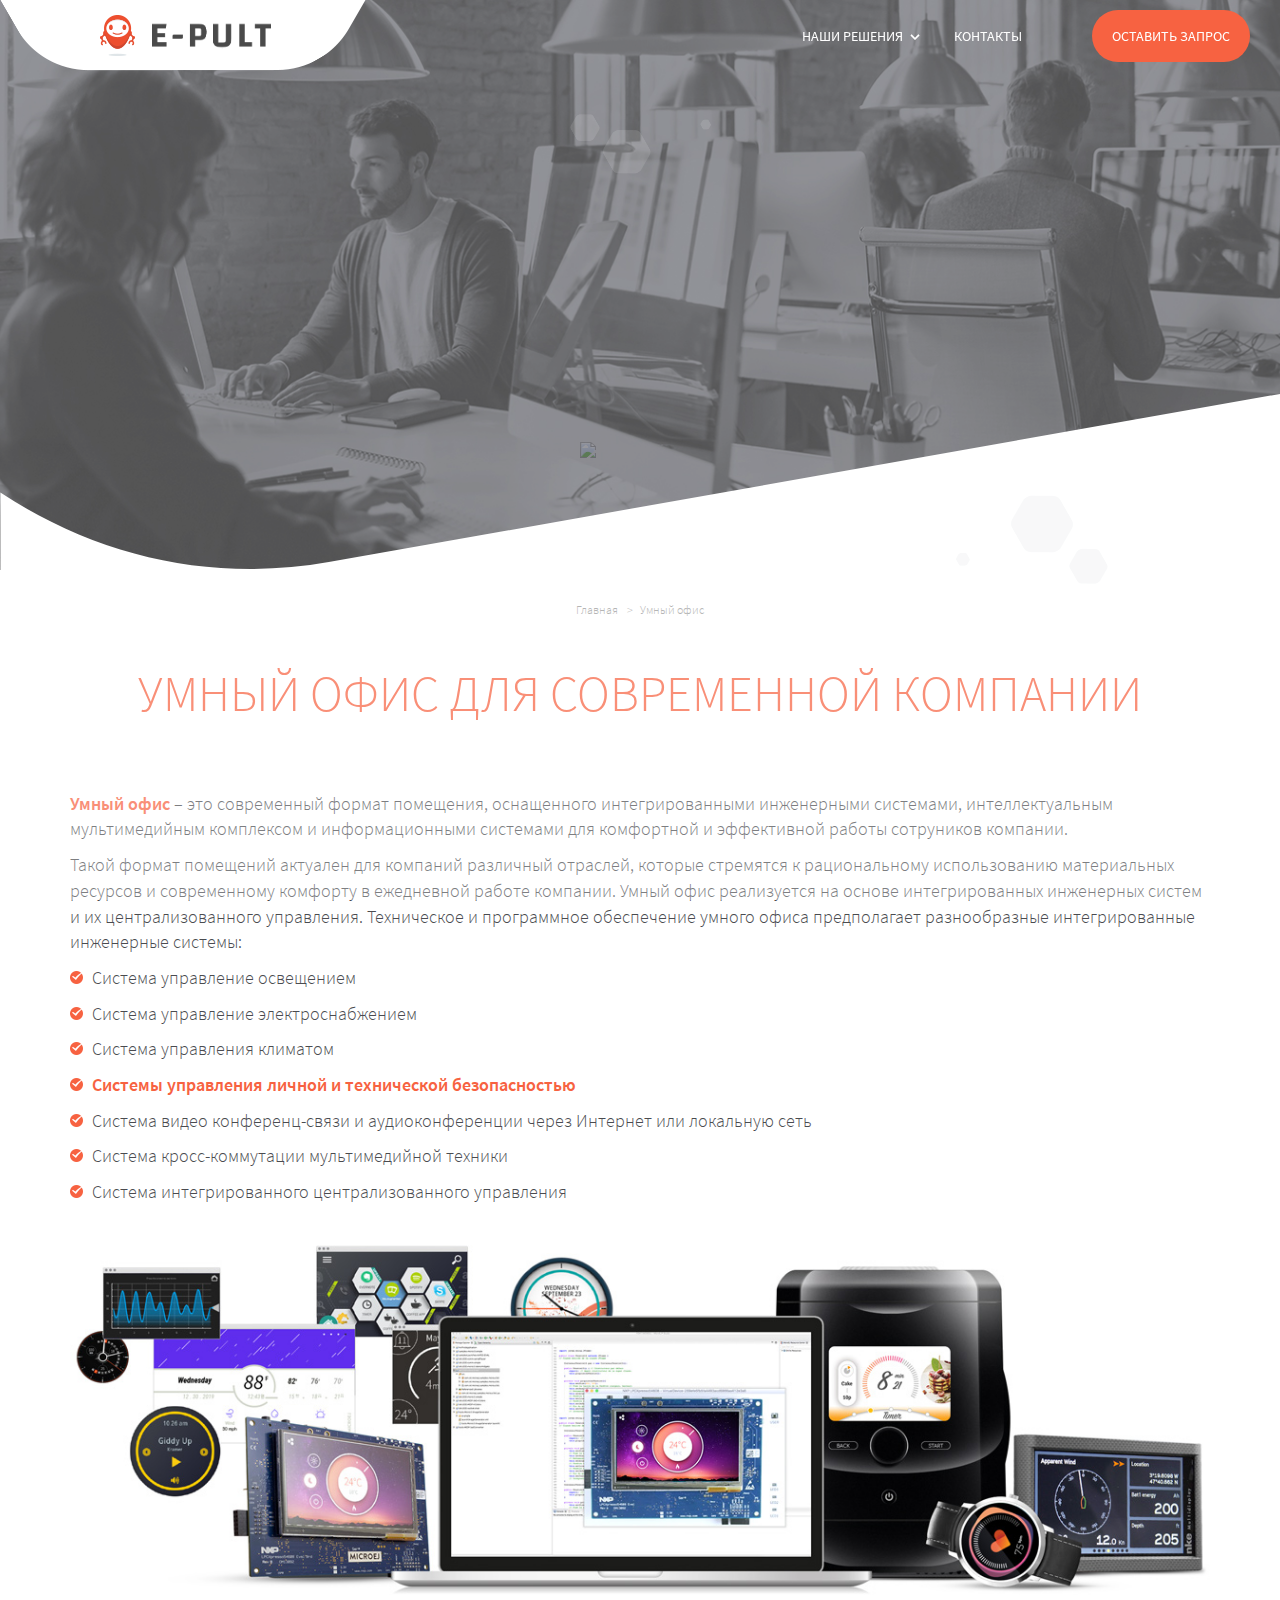
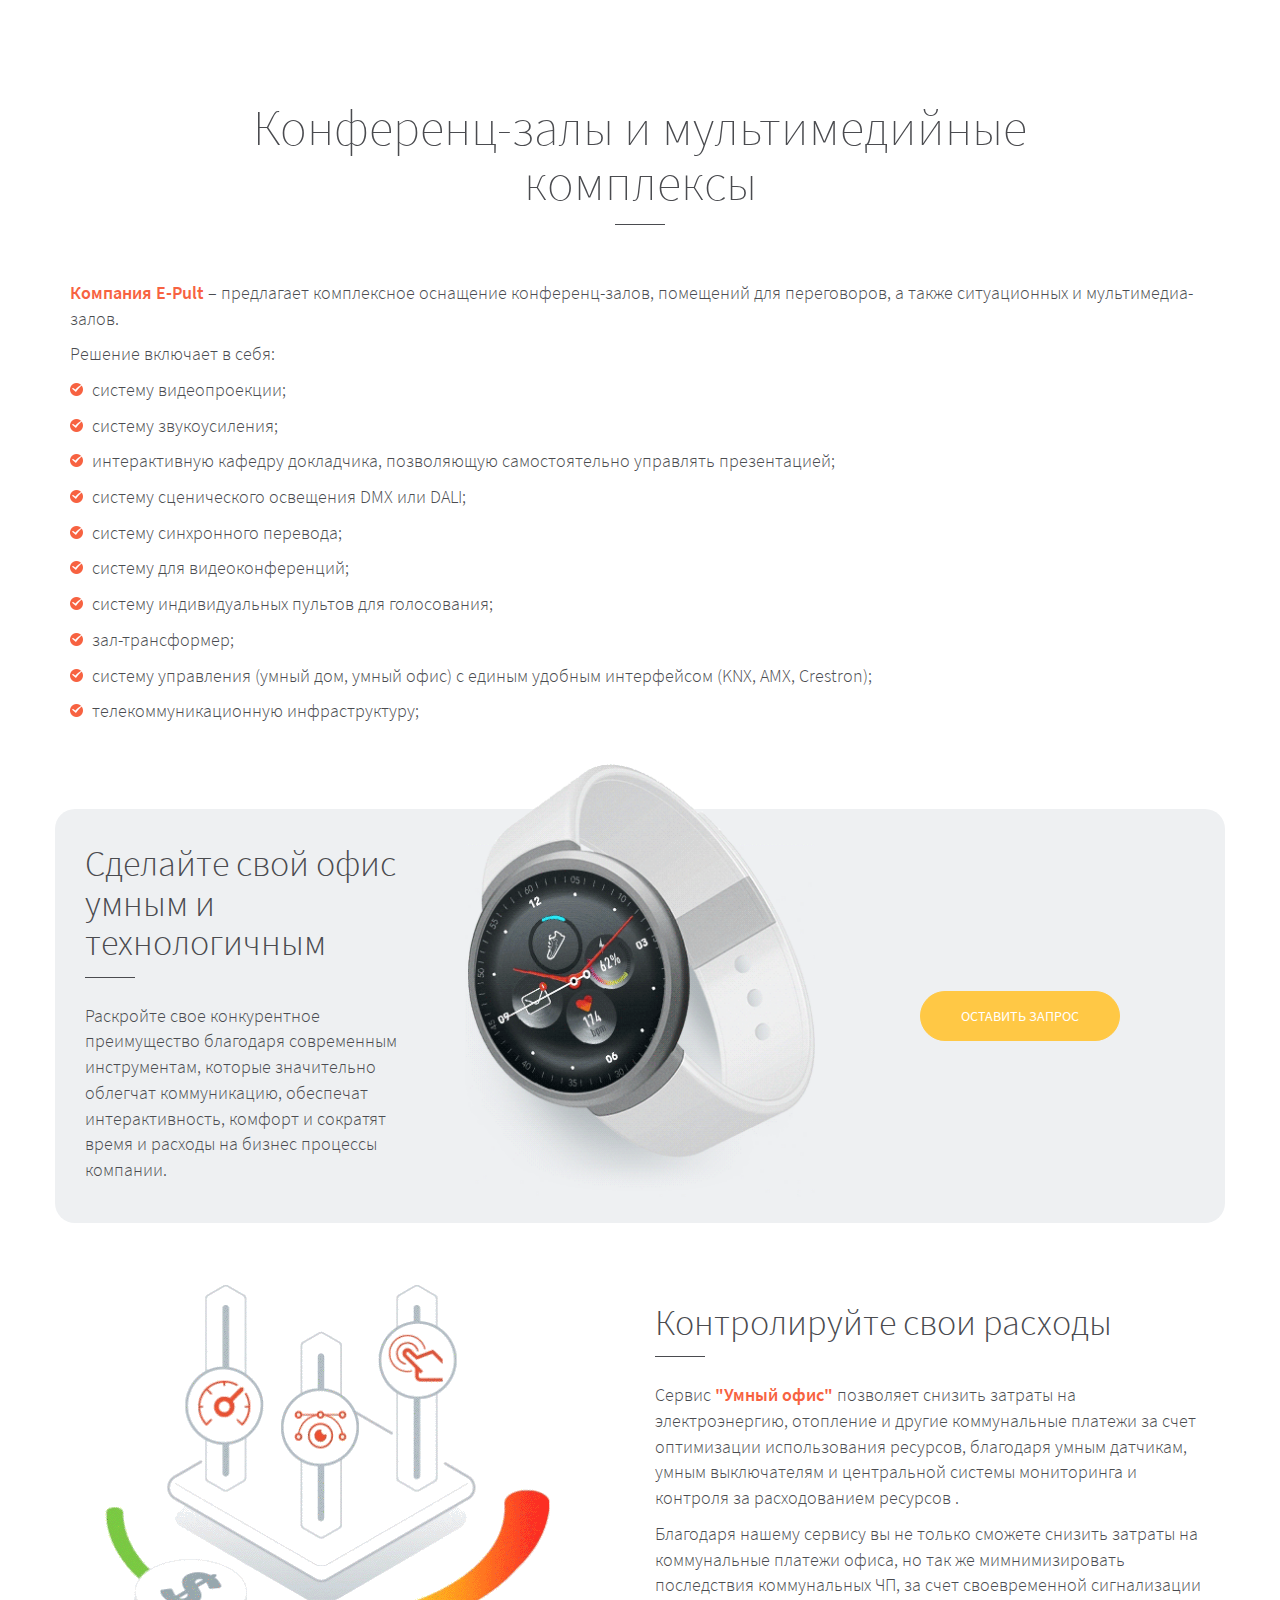
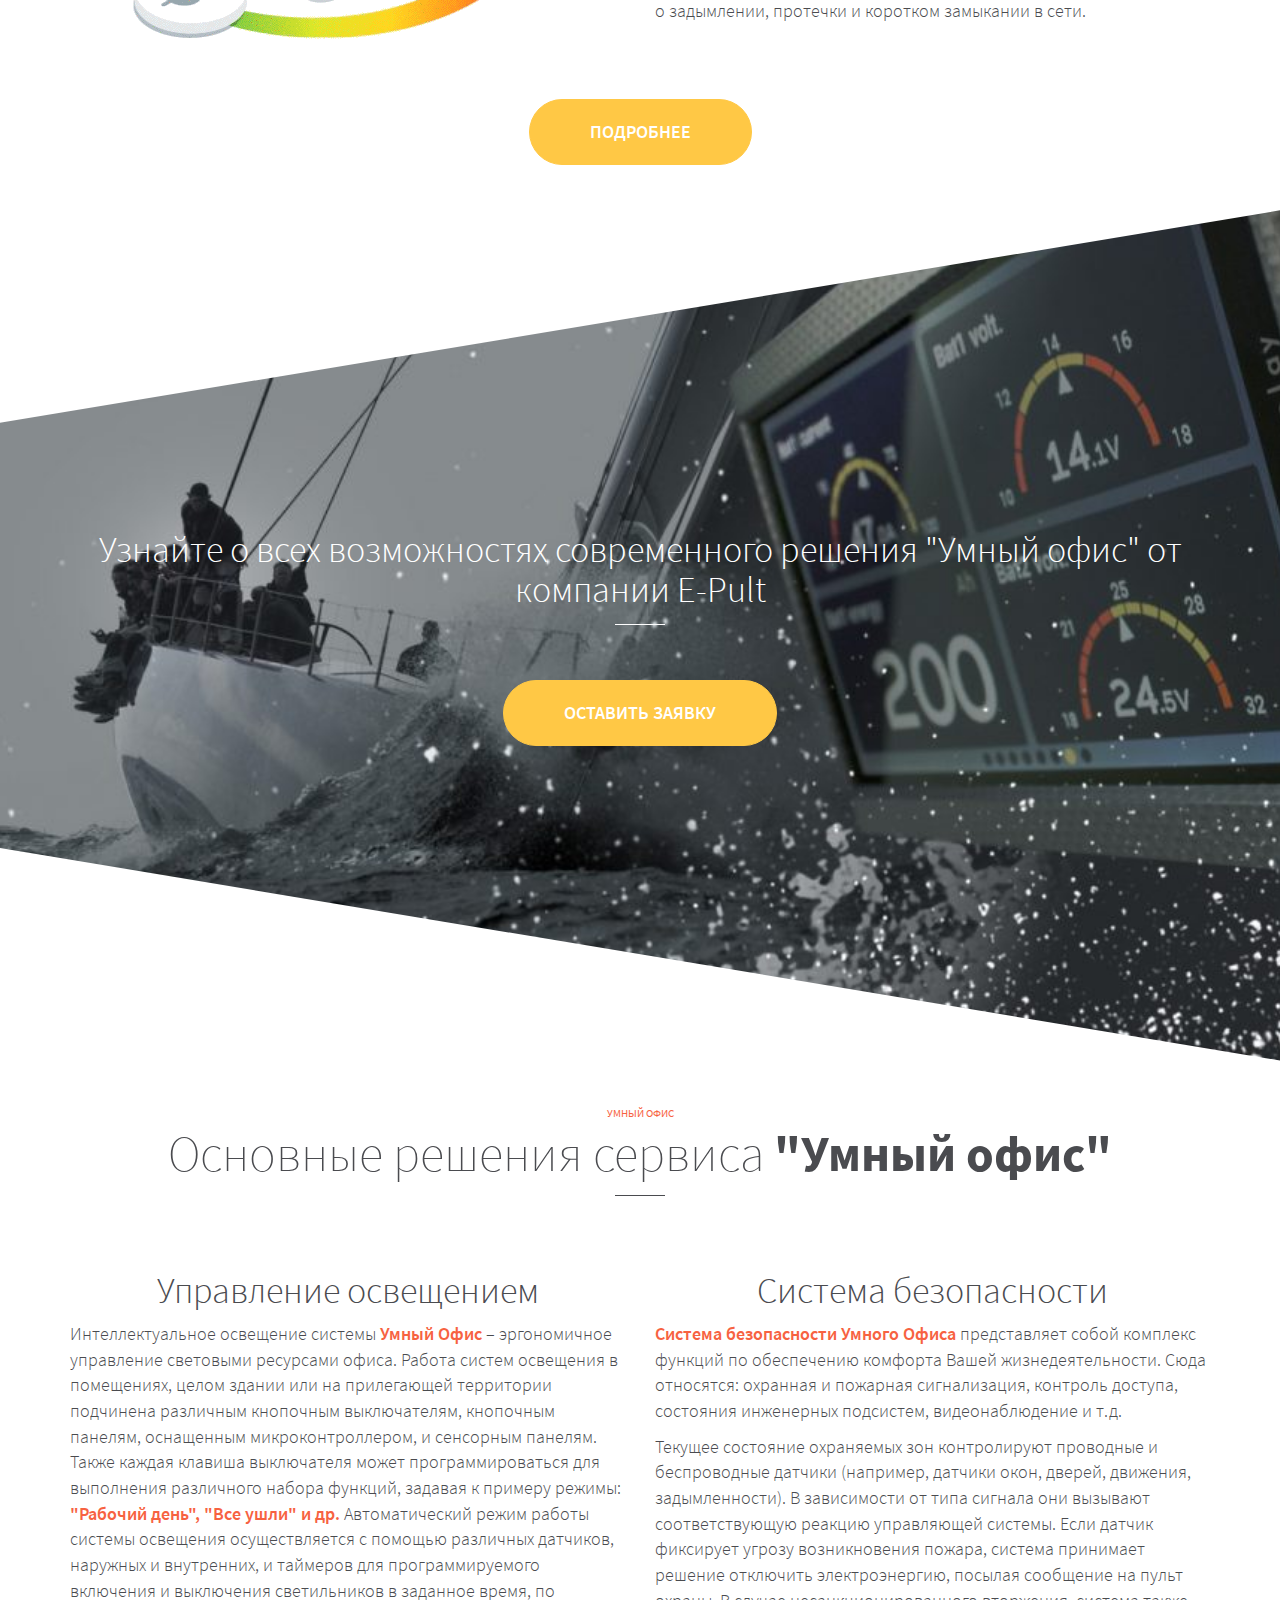
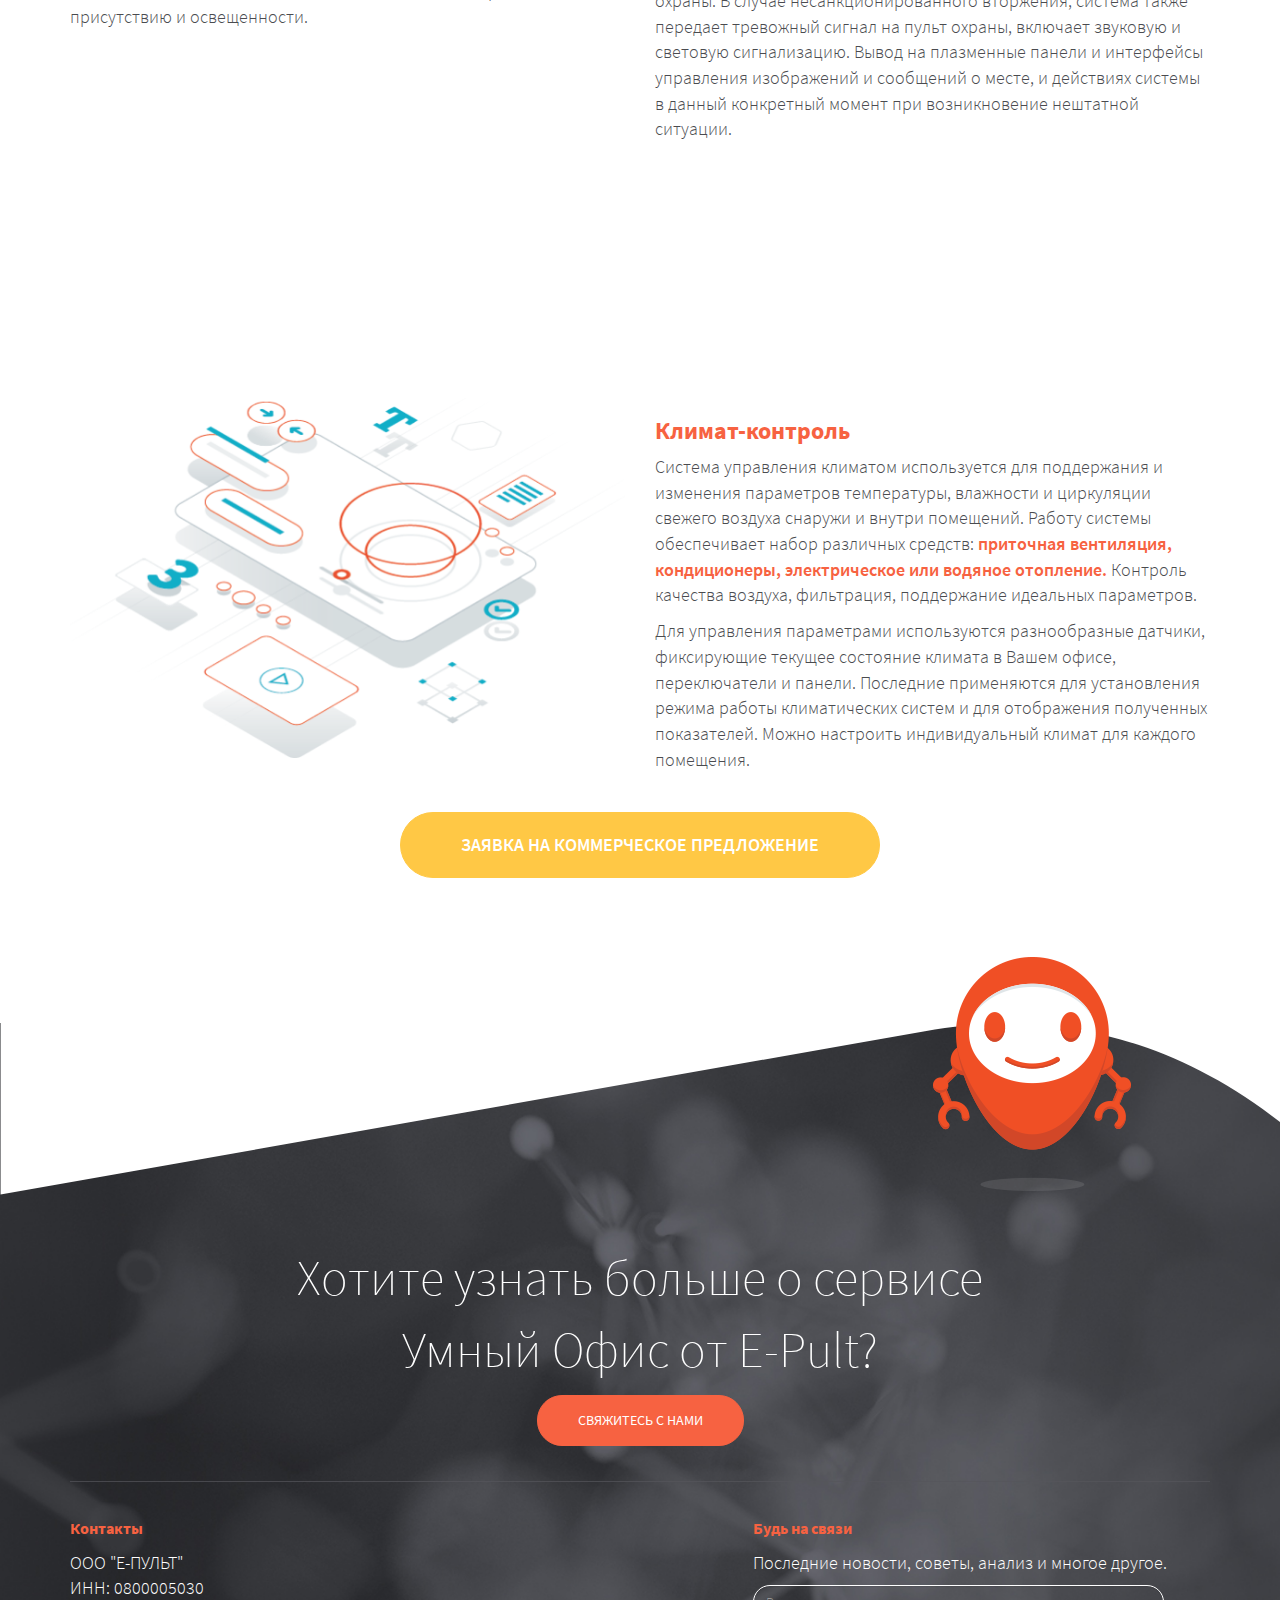
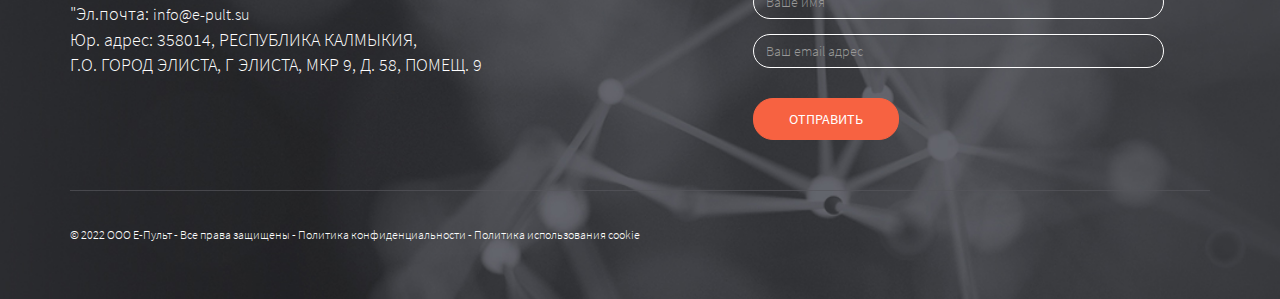
<file: smart-office.html>
<!DOCTYPE html>
<html lang="ru-RU" class="no-js">
<!--<![endif]-->

<head>
	<meta charset="utf-8">
	<meta http-equiv="X-UA-Compatible" content="IE=edge">
	<title>E-Pult | УМНЫЙ ОФИС ДЛЯ СОВРЕМЕННОЙ КОМПАНИИ</title>
	<meta name="viewport" content="width=device-width, initial-scale=1.0">



	<link rel="apple-touch-icon" sizes="180x180" href="images/apple-touch-icon.png">
	<link rel="icon" type="image/png" sizes="32x32" href="images/favicon-32x32.png">
	<link rel="icon" type="image/png" sizes="16x16" href="images/favicon-16x16.png">

	<link rel="mask-icon" href="fonts/safari-pinned-tab.svg" color="#5bbad5">
	<link rel="shortcut icon" href="favicon.ico">
	<meta name="apple-mobile-web-app-title" content="E-Pult">
	<meta name="application-name" content="E-Pult">
	<meta name="msapplication-TileColor" content="#00aba9">

	<meta name="theme-color" content="#ffffff">
	<!-- wordpress head functions -->
	<meta name="robots" content="index, follow, max-image-preview:large, max-snippet:-1, max-video-preview:-1">

	<!-- This site is optimized with the Yoast SEO plugin v18.4.1 - https://yoast.com/wordpress/plugins/seo/ -->
	<link rel="canonical" href="https://www.e-pult.su/smart-office.html/">

	<meta property="og:title"
		content="E-Pult - Решения для умных домов и предприятий. УМНЫЙ ОФИС ДЛЯ СОВРЕМЕННОЙ КОМПАНИИ">
	<meta property="og:description"
		content="E-Pult - Решения для умных домов и предприятий. Автоматизация работы с маркетплейсами и системы безопасности. ЦУМНЫЙ ОФИС ДЛЯ СОВРЕМЕННОЙ КОМПАНИИ">
	<meta property="og:url" content="https://www.e-pult.su/smart-office.html/">
	<meta property="og:site_name" content="E-PULT - современные умные решения">
	<meta property="article:modified_time" content="2021-02-08T11:10:38+00:00">
	<meta name="twitter:card" content="summary_large_image">
	<meta name="twitter:label1" content="Est. reading time">
	<meta name="twitter:data1" content="3 minutes">
	<!-- / Yoast SEO plugin. -->



	<link rel="dns-prefetch" href="//s.w.org">
	<script type="text/javascript">
		window._wpemojiSettings = { "baseUrl": "https:\/\/s.w.org\/images\/core\/emoji\/13.1.0\/72x72\/", "ext": ".png", "svgUrl": "https:\/\/s.w.org\/images\/core\/emoji\/13.1.0\/svg\/", "svgExt": ".svg", "source": { "concatemoji": "https:\/\/www.microej.com\/wp-includes\/js\/wp-emoji-release.min.js?ver=5.9.5" } };
		/*! This file is auto-generated */
		!function (e, a, t) { var n, r, o, i = a.createElement("canvas"), p = i.getContext && i.getContext("2d"); function s(e, t) { var a = String.fromCharCode; p.clearRect(0, 0, i.width, i.height), p.fillText(a.apply(this, e), 0, 0); e = i.toDataURL(); return p.clearRect(0, 0, i.width, i.height), p.fillText(a.apply(this, t), 0, 0), e === i.toDataURL() } function c(e) { var t = a.createElement("script"); t.src = e, t.defer = t.type = "text/javascript", a.getElementsByTagName("head")[0].appendChild(t) } for (o = Array("flag", "emoji"), t.supports = { everything: !0, everythingExceptFlag: !0 }, r = 0; r < o.length; r++)t.supports[o[r]] = function (e) { if (!p || !p.fillText) return !1; switch (p.textBaseline = "top", p.font = "600 32px Arial", e) { case "flag": return s([127987, 65039, 8205, 9895, 65039], [127987, 65039, 8203, 9895, 65039]) ? !1 : !s([55356, 56826, 55356, 56819], [55356, 56826, 8203, 55356, 56819]) && !s([55356, 57332, 56128, 56423, 56128, 56418, 56128, 56421, 56128, 56430, 56128, 56423, 56128, 56447], [55356, 57332, 8203, 56128, 56423, 8203, 56128, 56418, 8203, 56128, 56421, 8203, 56128, 56430, 8203, 56128, 56423, 8203, 56128, 56447]); case "emoji": return !s([10084, 65039, 8205, 55357, 56613], [10084, 65039, 8203, 55357, 56613]) }return !1 }(o[r]), t.supports.everything = t.supports.everything && t.supports[o[r]], "flag" !== o[r] && (t.supports.everythingExceptFlag = t.supports.everythingExceptFlag && t.supports[o[r]]); t.supports.everythingExceptFlag = t.supports.everythingExceptFlag && !t.supports.flag, t.DOMReady = !1, t.readyCallback = function () { t.DOMReady = !0 }, t.supports.everything || (n = function () { t.readyCallback() }, a.addEventListener ? (a.addEventListener("DOMContentLoaded", n, !1), e.addEventListener("load", n, !1)) : (e.attachEvent("onload", n), a.attachEvent("onreadystatechange", function () { "complete" === a.readyState && t.readyCallback() })), (n = t.source || {}).concatemoji ? c(n.concatemoji) : n.wpemoji && n.twemoji && (c(n.twemoji), c(n.wpemoji))) }(window, document, window._wpemojiSettings);
	</script>
	<style type="text/css">
		img.wp-smiley,
		img.emoji {
			display: inline !important;
			border: none !important;
			box-shadow: none !important;
			height: 1em !important;
			width: 1em !important;
			margin: 0 0.07em !important;
			vertical-align: -0.1em !important;
			background: none !important;
			padding: 0 !important;
		}
	</style>
	<link rel="stylesheet" id="codepeople-loading-page-style-css" href="css/loading-page.css" type="text/css" media>
	<link rel="stylesheet" id="codepeople-loading-page-style-effect-css" href="css/loading-page.css" type="text/css"
		media>
	<link rel="stylesheet" id="wp-block-library-css" href="css/style.min.css" type="text/css" media="all">
	<style id="global-styles-inline-css" type="text/css">
		body {
			--wp--preset--color--black: #000000;
			--wp--preset--color--cyan-bluish-gray: #abb8c3;
			--wp--preset--color--white: #ffffff;
			--wp--preset--color--pale-pink: #f78da7;
			--wp--preset--color--vivid-red: #cf2e2e;
			--wp--preset--color--luminous-vivid-orange: #ff6900;
			--wp--preset--color--luminous-vivid-amber: #fcb900;
			--wp--preset--color--light-green-cyan: #7bdcb5;
			--wp--preset--color--vivid-green-cyan: #00d084;
			--wp--preset--color--pale-cyan-blue: #8ed1fc;
			--wp--preset--color--vivid-cyan-blue: #0693e3;
			--wp--preset--color--vivid-purple: #9b51e0;
			--wp--preset--gradient--vivid-cyan-blue-to-vivid-purple: linear-gradient(135deg, rgba(6, 147, 227, 1) 0%, rgb(155, 81, 224) 100%);
			--wp--preset--gradient--light-green-cyan-to-vivid-green-cyan: linear-gradient(135deg, rgb(122, 220, 180) 0%, rgb(0, 208, 130) 100%);
			--wp--preset--gradient--luminous-vivid-amber-to-luminous-vivid-orange: linear-gradient(135deg, rgba(252, 185, 0, 1) 0%, rgba(255, 105, 0, 1) 100%);
			--wp--preset--gradient--luminous-vivid-orange-to-vivid-red: linear-gradient(135deg, rgba(255, 105, 0, 1) 0%, rgb(207, 46, 46) 100%);
			--wp--preset--gradient--very-light-gray-to-cyan-bluish-gray: linear-gradient(135deg, rgb(238, 238, 238) 0%, rgb(169, 184, 195) 100%);
			--wp--preset--gradient--cool-to-warm-spectrum: linear-gradient(135deg, rgb(74, 234, 220) 0%, rgb(151, 120, 209) 20%, rgb(207, 42, 186) 40%, rgb(238, 44, 130) 60%, rgb(251, 105, 98) 80%, rgb(254, 248, 76) 100%);
			--wp--preset--gradient--blush-light-purple: linear-gradient(135deg, rgb(255, 206, 236) 0%, rgb(152, 150, 240) 100%);
			--wp--preset--gradient--blush-bordeaux: linear-gradient(135deg, rgb(254, 205, 165) 0%, rgb(254, 45, 45) 50%, rgb(107, 0, 62) 100%);
			--wp--preset--gradient--luminous-dusk: linear-gradient(135deg, rgb(255, 203, 112) 0%, rgb(199, 81, 192) 50%, rgb(65, 88, 208) 100%);
			--wp--preset--gradient--pale-ocean: linear-gradient(135deg, rgb(255, 245, 203) 0%, rgb(182, 227, 212) 50%, rgb(51, 167, 181) 100%);
			--wp--preset--gradient--electric-grass: linear-gradient(135deg, rgb(202, 248, 128) 0%, rgb(113, 206, 126) 100%);
			--wp--preset--gradient--midnight: linear-gradient(135deg, rgb(2, 3, 129) 0%, rgb(40, 116, 252) 100%);
			--wp--preset--duotone--dark-grayscale: url('embedded-gui.html#wp-duotone-dark-grayscale');
			--wp--preset--duotone--grayscale: url('embedded-gui.html#wp-duotone-grayscale');
			--wp--preset--duotone--purple-yellow: url('embedded-gui.html#wp-duotone-purple-yellow');
			--wp--preset--duotone--blue-red: url('embedded-gui.html#wp-duotone-blue-red');
			--wp--preset--duotone--midnight: url('embedded-gui.html#wp-duotone-midnight');
			--wp--preset--duotone--magenta-yellow: url('embedded-gui.html#wp-duotone-magenta-yellow');
			--wp--preset--duotone--purple-green: url('embedded-gui.html#wp-duotone-purple-green');
			--wp--preset--duotone--blue-orange: url('embedded-gui.html#wp-duotone-blue-orange');
			--wp--preset--font-size--small: 13px;
			--wp--preset--font-size--medium: 20px;
			--wp--preset--font-size--large: 36px;
			--wp--preset--font-size--x-large: 42px;
		}

		.has-black-color {
			color: var(--wp--preset--color--black) !important;
		}

		.has-cyan-bluish-gray-color {
			color: var(--wp--preset--color--cyan-bluish-gray) !important;
		}

		.has-white-color {
			color: var(--wp--preset--color--white) !important;
		}

		.has-pale-pink-color {
			color: var(--wp--preset--color--pale-pink) !important;
		}

		.has-vivid-red-color {
			color: var(--wp--preset--color--vivid-red) !important;
		}

		.has-luminous-vivid-orange-color {
			color: var(--wp--preset--color--luminous-vivid-orange) !important;
		}

		.has-luminous-vivid-amber-color {
			color: var(--wp--preset--color--luminous-vivid-amber) !important;
		}

		.has-light-green-cyan-color {
			color: var(--wp--preset--color--light-green-cyan) !important;
		}

		.has-vivid-green-cyan-color {
			color: var(--wp--preset--color--vivid-green-cyan) !important;
		}

		.has-pale-cyan-blue-color {
			color: var(--wp--preset--color--pale-cyan-blue) !important;
		}

		.has-vivid-cyan-blue-color {
			color: var(--wp--preset--color--vivid-cyan-blue) !important;
		}

		.has-vivid-purple-color {
			color: var(--wp--preset--color--vivid-purple) !important;
		}

		.has-black-background-color {
			background-color: var(--wp--preset--color--black) !important;
		}

		.has-cyan-bluish-gray-background-color {
			background-color: var(--wp--preset--color--cyan-bluish-gray) !important;
		}

		.has-white-background-color {
			background-color: var(--wp--preset--color--white) !important;
		}

		.has-pale-pink-background-color {
			background-color: var(--wp--preset--color--pale-pink) !important;
		}

		.has-vivid-red-background-color {
			background-color: var(--wp--preset--color--vivid-red) !important;
		}

		.has-luminous-vivid-orange-background-color {
			background-color: var(--wp--preset--color--luminous-vivid-orange) !important;
		}

		.has-luminous-vivid-amber-background-color {
			background-color: var(--wp--preset--color--luminous-vivid-amber) !important;
		}

		.has-light-green-cyan-background-color {
			background-color: var(--wp--preset--color--light-green-cyan) !important;
		}

		.has-vivid-green-cyan-background-color {
			background-color: var(--wp--preset--color--vivid-green-cyan) !important;
		}

		.has-pale-cyan-blue-background-color {
			background-color: var(--wp--preset--color--pale-cyan-blue) !important;
		}

		.has-vivid-cyan-blue-background-color {
			background-color: var(--wp--preset--color--vivid-cyan-blue) !important;
		}

		.has-vivid-purple-background-color {
			background-color: var(--wp--preset--color--vivid-purple) !important;
		}

		.has-black-border-color {
			border-color: var(--wp--preset--color--black) !important;
		}

		.has-cyan-bluish-gray-border-color {
			border-color: var(--wp--preset--color--cyan-bluish-gray) !important;
		}

		.has-white-border-color {
			border-color: var(--wp--preset--color--white) !important;
		}

		.has-pale-pink-border-color {
			border-color: var(--wp--preset--color--pale-pink) !important;
		}

		.has-vivid-red-border-color {
			border-color: var(--wp--preset--color--vivid-red) !important;
		}

		.has-luminous-vivid-orange-border-color {
			border-color: var(--wp--preset--color--luminous-vivid-orange) !important;
		}

		.has-luminous-vivid-amber-border-color {
			border-color: var(--wp--preset--color--luminous-vivid-amber) !important;
		}

		.has-light-green-cyan-border-color {
			border-color: var(--wp--preset--color--light-green-cyan) !important;
		}

		.has-vivid-green-cyan-border-color {
			border-color: var(--wp--preset--color--vivid-green-cyan) !important;
		}

		.has-pale-cyan-blue-border-color {
			border-color: var(--wp--preset--color--pale-cyan-blue) !important;
		}

		.has-vivid-cyan-blue-border-color {
			border-color: var(--wp--preset--color--vivid-cyan-blue) !important;
		}

		.has-vivid-purple-border-color {
			border-color: var(--wp--preset--color--vivid-purple) !important;
		}

		.has-vivid-cyan-blue-to-vivid-purple-gradient-background {
			background: var(--wp--preset--gradient--vivid-cyan-blue-to-vivid-purple) !important;
		}

		.has-light-green-cyan-to-vivid-green-cyan-gradient-background {
			background: var(--wp--preset--gradient--light-green-cyan-to-vivid-green-cyan) !important;
		}

		.has-luminous-vivid-amber-to-luminous-vivid-orange-gradient-background {
			background: var(--wp--preset--gradient--luminous-vivid-amber-to-luminous-vivid-orange) !important;
		}

		.has-luminous-vivid-orange-to-vivid-red-gradient-background {
			background: var(--wp--preset--gradient--luminous-vivid-orange-to-vivid-red) !important;
		}

		.has-very-light-gray-to-cyan-bluish-gray-gradient-background {
			background: var(--wp--preset--gradient--very-light-gray-to-cyan-bluish-gray) !important;
		}

		.has-cool-to-warm-spectrum-gradient-background {
			background: var(--wp--preset--gradient--cool-to-warm-spectrum) !important;
		}

		.has-blush-light-purple-gradient-background {
			background: var(--wp--preset--gradient--blush-light-purple) !important;
		}

		.has-blush-bordeaux-gradient-background {
			background: var(--wp--preset--gradient--blush-bordeaux) !important;
		}

		.has-luminous-dusk-gradient-background {
			background: var(--wp--preset--gradient--luminous-dusk) !important;
		}

		.has-pale-ocean-gradient-background {
			background: var(--wp--preset--gradient--pale-ocean) !important;
		}

		.has-electric-grass-gradient-background {
			background: var(--wp--preset--gradient--electric-grass) !important;
		}

		.has-midnight-gradient-background {
			background: var(--wp--preset--gradient--midnight) !important;
		}

		.has-small-font-size {
			font-size: var(--wp--preset--font-size--small) !important;
		}

		.has-medium-font-size {
			font-size: var(--wp--preset--font-size--medium) !important;
		}

		.has-large-font-size {
			font-size: var(--wp--preset--font-size--large) !important;
		}

		.has-x-large-font-size {
			font-size: var(--wp--preset--font-size--x-large) !important;
		}
	</style>
	<link rel="stylesheet" id="contact-form-7-css" href="css/styles.css" type="text/css" media="all">
	<link rel="stylesheet" id="collapscore-css-css" href="css/core_style.css" type="text/css" media="all">
	<link rel="stylesheet" id="collapseomatic-css-css" href="css/light_style.css" type="text/css" media="all">
	<link rel="stylesheet" id="wpbs-css" href="css/styles.f6413c85.min.css" type="text/css" media="all">
	<link rel="stylesheet" id="wpbs-style-css" href="css/style.css" type="text/css" media="all">
	<script type="text/javascript" src="js/jquery.min.js" id="jquery-core-js"></script>
	<script type="text/javascript" src="js/jquery-migrate.min.js" id="jquery-migrate-js"></script>
	<script type="text/javascript" src="js/loading-logo.js" id="codepeople-loading-page-script-logo-js"></script>
	<script type="text/javascript" id="codepeople-loading-page-script-js-before">
		loading_page_settings = { "loadingScreen": 1, "closeBtn": true, "removeInOnLoad": false, "codeblock": "", "backgroundColor": "rgba(255,255,255,.8)", "foregroundColor": "#f76241", "backgroundImage": "", "additionalSeconds": 0, "pageEffect": "none", "backgroundRepeat": "repeat", "fullscreen": 0, "graphic": "logo", "text": 0, "lp_ls": { "logo": { "image": "https:\/\/www.microej.com\/wp-content\/uploads\/2018\/12\/mej.png" } }, "screen_size": "all", "screen_width": 0, "deepSearch": 0, "modifyDisplayRule": 0 };
	</script>
	<script type="text/javascript" src="js/loading-page.min.js" id="codepeople-loading-page-script-js"></script>
	<script type="text/javascript" src="js/modernizr.js" id="modernizr-js"></script>
	<link rel="https://api.w.org/" href="https://www.microej.com/wp-json/">
	

	<style type="text/css">
		.recentcomments a {
			display: inline !important;
			padding: 0 !important;
			margin: 0 !important;
		}
	</style>
	<script type="text/javascript" src="js/2904.js" async="async"></script>
	<style>
		body {
			visibility: hidden;
		}
	</style><noscript>
		<style>
			body {
				visibility: visible;
			}
		</style>
	</noscript>
	<link rel="preload" href="images/mej.png" as="image" type="image/svg+xml"> <!-- end of wordpress head -->
	<!-- IE8 fallback moved below head to work properly. Added respond as well. Tested to work. -->
	<!-- media-queries.js (fallback) -->
	<!--[if lt IE 9]>
			<script src="http://css3-mediaqueries-js.googlecode.com/svn/trunk/css3-mediaqueries.js"></script>			
		<![endif]-->

	<!-- html5.js -->
	<!--[if lt IE 9]>
			<script src="http://html5shim.googlecode.com/svn/trunk/html5.js"></script>
		<![endif]-->

	<!-- respond.js -->
	<!--[if lt IE 9]>
		          <script type='text/javascript' src="http://cdnjs.cloudflare.com/ajax/libs/respond.js/1.4.2/respond.js"></script>
		<![endif]-->
	<link href="css/bootstrap.min.css" rel="stylesheet">
	<link rel="stylesheet" href="css/font-awesome.min.css">

	<link rel="stylesheet" href="css/2018.css">
	<link rel="stylesheet" href="css/lightbox.min.css">
	<link rel="stylesheet" href="css/animate.min.css">
	<link rel="stylesheet" href="css/timeline2.css">
	<link rel="stylesheet" href="css/odometer-theme-default.css">

</head>

<body class="solution-template-default single single-solution postid-10123">
	<!-- Google Tag Manager (noscript) -->

	<!-- End Google Tag Manager (noscript) -->
	<header role="banner" class="header ">
		<div class="navbar navbar-fixed-top ">
			<div class="navbar-header ">
				<button type="button" class="navbar-toggle" data-toggle="collapse"
					data-target=".navbar-responsive-collapse">
					<span class="icon-bar"></span>
					<span class="icon-bar"></span>
					<span class="icon-bar"></span>
				</button>
				<a class="navbar-brand "
					title="Design performant, secure, reliable and future-proof electronic products thanks to MicroEJ, the &quot;tiny sibling of Android&quot; for home appliances, industrial gateways, wearables, smart printers, medical devices, smart city and more."
					href="https://www.e-pult.su">
					<img src="images/logo-avatar.png" alt="E-PULT | Автоматизация строений и работы на маркетплейсах"
						class="logo_avatar">
					<img src="images/logo-txt.png" alt="E-PULT | Автоматизация строений и работы на маркетплейсах"
						class="logo_txt">
				</a>
			</div>
			<div class="container-fluid">
				<div class="row">
					<div class="col-xs-12">
						<div class="collapse navbar-collapse navbar-responsive-collapse navbar-right">
							<ul id="menu-menu" class="nav navbar-nav">
								<li id="menu-item-6"
									class="dropdown menu-item menu-item-type-custom menu-item-object-custom menu-item-has-children">
									<a href="#" class="dropdown-toggle" data-toggle="dropdown">Наши решения<span
											class="icon-caret"></span></a>
									<ul class="dropdown-menu">
										<li id="menu-item-241"
											class="menu-item menu-item-type-post_type menu-item-object-solution"><a
												href="smart-homes-and-buildings.html">СИСТЕМА УМНЫЙ ДОМ</a>
										</li>
										<li id="menu-item-242"
											class="menu-item menu-item-type-post_type menu-item-object-solution"><a
												href="smart-city.html">СИСТЕМА УМНЫЙ ГОРОД</a></li>
										<li id="menu-item-10211"
											class="menu-item menu-item-type-custom menu-item-object-custom"><a
												href="security-page.html">СИСТЕМЫ БЕЗОПАСНОСТИ</a>
										</li>
										<li id="menu-item-243"
											class="menu-item menu-item-type-post_type menu-item-object-solution"><a
												href="smart-wall.html">Умный Жилой Комплекс</a>
										</li>
										<li id="menu-item-240"
											class="menu-item menu-item-type-post_type menu-item-object-solution"><a
												href="smart-office.html">УМНЫЙ ОФИС</a></li>
										<li id="menu-item-13607"
											class="menu-item menu-item-type-custom menu-item-object-custom"><a
												href="smart-industry.html">ЦИФРОВОЕ ПРЕДПРИЯТИЕ</a></li>
										<li id="menu-item-13924"
											class="menu-item menu-item-type-custom menu-item-object-custom"><a
												href="marketplace-service.html">Работа с маркетплейсами</a></li>
									</ul>
								</li>


								<li id="menu-item-239" class="menu-item menu-item-type-post_type menu-item-object-page">
									<a href="#contacts">Контакты</a>
								</li>
								<li id="menu-item-291"
									class="demo_btn_menu menu-item menu-item-type-custom menu-item-object-custom"><a
										href="contact-page.html">Оставить запрос</a></li>

							</ul>
						</div>
					</div>
				</div>
			</div>



		</div> <!-- end .navbar -->

	</header> <!-- end header -->






	<div class="container-fluid nopadding relative bg_black banner"
		style="background:url(images/header-GUI-4-2.jpg) no-repeat center center / cover">
		<div class="container">
			<span class="motif"></span>
			<div class="row">
				<div class="col-xs-12 banner_txt white text-center">
					<p></p>
				</div>
			</div>
		</div>
		<span class="svg_container svg_bottom">
			<img src="fonts/courbe-haut.svg" class="svg_top">
		</span>
	</div>
	<div class="container breadcrumb_container">
		<span class="motif"></span>
		<div class="row">
			<div class="col-xs-12 breadcrumb_content bg_white text-center">

				<p id="breadcrumbs" class><span><span><a href="https://www.e-pult.su/">Главная</a> <span
								class="separator">&gt;</span><span class="breadcrumb_last" aria-current="page">Умный
								офис</span></span></span></span></p>
			</div>
		</div>
	</div>
	<div class="line_container">
		<div class="container-fluid padded main_title">
			<div class="container">
				<div class="row">
					<div class="col-xs-12 text-center">
						<h1 class="orange text-uppercase">Умный офис для современной компании </h1>
					</div>
				</div>
			</div>
		</div>
		<div id="line1" class="line container-fluid bg_white    ">
			<div class="container">
				<div class="row row-eq-height">

					<div class=" col-sm-12 col-md-12  post_content padded">

						<p><strong> Умный офис</strong> – это современный формат помещения, оснащенного интегрированными
							инженерными
							системами, интеллектуальным мультимедийным комплексом и информационными системами для
							комфортной и эффективной работы сотруников компании.</p>
						<p>Такой формат помещений актуален для компаний различный отраслей, которые стремятся к
							рациональному использованию материальных ресурсов и современному комфорту в ежедневной
							работе компании.
							Умный офис реализуется на основе интегрированных инженерных систем и их централизованного
							управления. Техническое и программное обеспечение умного офиса предполагает разнообразные
							интегрированные инженерные системы:</p>
						<ul>
							<li>Система управление освещением</li>
							<li>Система управление электроснабжением</li>
							<li>Система управления климатом</li>
							<li> <strong><a href=""> Системы управления личной и технической безопасностью</a></strong>
							</li>
							<li>Система видео конференц-связи и аудиоконференции через Интернет или локальную сеть</li>
							<li>Система кросс-коммутации мультимедийной техники</li>
							<li>Система интегрированного централизованного управления</li>

						</ul>
						<p><img class="aligncenter size-full wp-image-10127"
								src="images/PAGE_MicroEJ-Graphical-User-Interface_bandeau1200px-2.jpg" alt></p>
					</div>
				</div>

			</div>
		</div>
		<div id="line2" class="line container-fluid bg_white    ">
			<div class="container">
				<div class="row">
					<div class="col-sm-12 col-md-10 col-md-offset-1 text-center padded">
						<p class="subtitle orange text-uppercase"></p>
						<h2 class="grey underlined underlined_center">Конференц-залы и мультимедийные комплексы</h2>
					</div>
				</div>
				<div class="row row-eq-height">

					<div class=" col-sm-12 col-md-12  post_content padded">

						<p><strong> Компания E-Pult</strong> – предлагает комплексное оснащение конференц-залов,
							помещений для переговоров, а также ситуационных и мультимедиа-залов.</p>
						<p>Решение включает в себя:</p>
						<ul>
							<li>систему видеопроекции;</li>
							<li>систему звукоусиления;</li>
							<li>интерактивную кафедру докладчика, позволяющую самостоятельно управлять презентацией;
							</li>
							<li>систему сценического освещения DMX или DALI; </li>
							<li>систему синхронного перевода;</li>
							<li>систему для видеоконференций;</li>
							<li>систему индивидуальных пультов для голосования;</li>
							<li>зал-трансформер;</li>
							<li>систему управления (умный дом, умный офис) с единым удобным интерфейсом (KNX, AMX,
								Crestron);</li>
							<li>телекоммуникационную инфраструктуру;</li>

						</ul>
						<p></p>
					</div>
				</div>

			</div>
		</div>
		<div id="line3" class="line container-fluid bg_white cartouche   ">
			<div class="container">
				<div class="row row-eq-height">

					<div class=" col-sm-12 col-md-4  post_content padded">
						<h2>Сделайте свой офис умным и технологичным</h2>
						<p>Раскройте свое конкурентное преимущество благодаря современным инструментам, которые
							значительно облегчат коммуникацию, обеспечат интерактивность, комфорт и сократят время и
							расходы на
							бизнес процессы компании.</p>

					</div>

					<div class=" col-sm-12 col-md-4  post_img">
						<img src="images/VDP_watch_mockup-l.gif" alt class="img-responsive">
					</div>

					<div class=" col-sm-12 col-md-4  post_link padded">
						<a href="https://www.microej.com/RT595_VirtualDevice_WearableDemo_v2.0.0.zip"
							class="btn btn-lg bg_yellow white centered" target>Оставить запрос</a>
					</div>
				</div>

			</div>
		</div>
		<div id="line4" class="line container-fluid bg_white   [] ">
			<div class="container">
				<div class="row row-eq-height">

					<div class=" col-sm-12 col-md-6  post_img">
						<img src="images/animation_pict_control-your-costs-gif.gif" alt class="img-responsive">
					</div>

					<div class=" col-sm-12 col-md-6  post_content padded">
						<h2>Контролируйте свои расходы</h2>
						<p>Сервис <strong>"Умный офис"</strong> позволяет снизить затраты на электроэнергию, отопление и
							другие коммунальные платежи за счет оптимизации использования ресурсов, благодаря умным
							датчикам, умным выключателям и центральной системы мониторинга и контроля за расходованием
							ресурсов .</p>
						<p>Благодаря нашему сервису вы не только сможете снизить затраты на коммунальные платежи офиса,
							но так же мимнимизировать последствия коммунальных ЧП, за счет своевременной сигнализации о
							задымлении, протечки и коротком замыкании в сети.</p>
						<p>&nbsp;</p>
					</div>
				</div>
				<div class="row">
					<div class="col-sm-12 col-md-12 text-center padded">
						<a href="#" class="btn btn-lg btn-call_action bg_yellow white">Подробнее</a>

					</div>
				</div>

			</div>
		</div>
		<div id="line5" class="line container-fluid bg_white small-large   bg_img"
			style="background:url(images/Successtory_header_nke-1103x570.jpg) no-repeat center center / cover">
			<div class="container">
				<div class="row row-eq-height">

					<div class=" col-sm-12 col-md-12  post_content padded">
						<h2 style="text-align: center;">Узнайте о всех возможностях современного решения "Умный офис" от
							компании E-Pult</h2>
					</div>
				</div>
				<div class="row">
					<div class="col-sm-12 col-md-12 text-center padded">
						<a href="https://www.microej.com/story/nke/"
							class="btn btn-lg btn-call_action bg_yellow white">Оставить заявку</a>

					</div>
				</div>

			</div>
		</div>
		<div id="line6" class="line container-fluid bg_white   < ">
			<div class="container">
				<div class="row">
					<div class="col-sm-12 col-md-10 col-md-offset-1 text-center padded">
						<p class="subtitle orange text-uppercase">Умный офис</p>
						<h2 class="grey underlined underlined_center">Основные решения сервиса <strong> "Умный
								офис"</strong></h2>
					</div>
				</div>
				<div class="row row-eq-height">

					<div class=" col-sm-12 col-md-6  post_content padded">
						<h1 style="text-align: center;">Управление освещением</h1>
						<p>Интеллектуальное освещение системы <strong> Умный Офис</strong> – эргономичное управление
							световыми ресурсами
							офиса.
							Работа систем освещения в помещениях, целом здании или на прилегающей территории подчинена
							различным кнопочным выключателям, кнопочным панелям, оснащенным микроконтроллером, и
							сенсорным панелям. Также каждая клавиша выключателя может программироваться для выполнения
							различного набора функций, задавая к примеру режимы: <strong> "Рабочий день", "Все ушли" и
								др.</strong>
							Автоматический режим работы системы освещения осуществляется с помощью различных датчиков,
							наружных и внутренних, и таймеров для программируемого включения и выключения светильников в
							заданное время, по присутствию и освещенности.</p>
						<p>&nbsp;</p>
						<p><video src="https://developer.microej.com/wp-content/uploads/2020/12/gui_sim-3.mp4"
								autoplay="autoplay" loop="loop" muted="on" width="600" height="150">
								<source src="https://developer.microej.com/wp-content/uploads/2020/12/gui_sim-3.mp4">
								<source src="media/video.webm">
								<source src="media/video.ogg">
							</video></p>
					</div>

					<div class=" col-sm-12 col-md-6  post_content padded">
						<h1 style="text-align: center;">Система безопасности</h1>
						<p> <strong><a href="#">Система безопасности Умного Офиса</a></strong> представляет собой
							комплекс функций по обеспечению комфорта
							Вашей жизнедеятельности. Сюда относятся: охранная и пожарная сигнализация, контроль доступа,
							состояния инженерных подсистем, видеонаблюдение и т.д.</p>
						<p>Текущее состояние охраняемых зон контролируют проводные и беспроводные датчики (например,
							датчики окон, дверей, движения, задымленности). В зависимости от типа сигнала они вызывают
							соответствующую реакцию управляющей системы. Если датчик фиксирует угрозу возникновения
							пожара, система принимает решение отключить электроэнергию, посылая сообщение на пульт
							охраны. В случае несанкционированного вторжения, система также передает тревожный сигнал на
							пульт охраны, включает звуковую и световую сигнализацию. Вывод на плазменные панели и
							интерфейсы управления изображений и сообщений о месте, и действиях системы в данный
							конкретный момент при возникновение нештатной ситуации.</p>
						<p><video src="https://developer.microej.com/wp-content/uploads/2020/12/gui_board-3.mp4"
								autoplay="autoplay" loop="loop" muted="on" width="600" height="150">
								<source src="https://developer.microej.com/wp-content/uploads/2020/12/gui_board-3.mp4">
								<source src="media/video.webm">
								<source src="media/video.ogg">
							</video></p>
					</div>
				</div>

			</div>
		</div>
		<div id="line7" class="line container-fluid bg_white    ">
			<div class="container">
				<div class="row row-eq-height">

					<div class=" col-sm-12 col-md-6  post_content padded">
						<p><img loading="lazy" class="alignnone wp-image-7106"
								src="images/appliance_brand-ui_1-600x391.png" alt width="600" height="390"
								srcset="images/appliance_brand-ui_1-600x390.png 600w, images/appliance_brand-ui_1-360x234.png 360w, images/appliance_brand-ui_1-150x98.png 150w, images/appliance_brand-ui_1.png 601w"
								sizes="(max-width: 600px) 100vw, 600px"></p>
					</div>

					<div class=" col-sm-12 col-md-6  post_content padded">
						<h3 style="text-align: left;">Климат-контроль</h3>
						<p>Система управления климатом используется для поддержания и изменения параметров температуры,
							влажности и циркуляции свежего воздуха снаружи и внутри помещений. Работу системы
							обеспечивает набор различных средств: <strong> приточная вентиляция, кондиционеры,
								электрическое или
								водяное отопление.</strong>
							Контроль качества воздуха, фильтрация, поддержание идеальных параметров.</p>
						<p>Для управления параметрами используются разнообразные датчики, фиксирующие текущее состояние
							климата в Вашем офисе, переключатели и панели. Последние применяются для установления режима
							работы климатических систем и для отображения полученных показателей. Можно настроить
							индивидуальный климат для каждого помещения.</p>


					</div>
				</div>
				<div class="row">
					<div class="col-sm-12 col-md-12 text-center padded">
						<a href="https://developer.microej.com/features/embedded-gui/"
							class="btn btn-lg btn-call_action bg_yellow white">Заявка на коммерческое предложение</a>

					</div>
				</div>

			</div>
		</div>
	</div>
	<footer role="contentinfo" class="container-fluid footer bg_white white relative">
		<span class="svg_container svg_top">
			<img src="fonts/courbe-bas.svg" class="svg_top">
		</span>
		<div class="container relative">
			<img src="images/mej.png" class="img-responsive logo_top" alt="Micro EJ">
			<div class="row">
				<div class="col-xs-12 text-center footer_contact padded">
					<p>Хотите узнать больше о сервисе <br> Умный Офис от E-Pult?</p>
					<a href="contact-page.html" class="btn btn-lg bg_orange white">Свяжитесь с нами</a>
				</div>
			</div>
			<hr>
			<div id="contacts" class="row  foot_link">
				<div class="col-sm-12 col-md-7">
					<div class="row">
						<div class="col-sm-6 col-md-12 padded foot_link">
							<p class="orange bold">Контакты</p>
							<ul class="list-unstyled">
								<li>ООО "Е-ПУЛЬТ"</li>
								<li>ИНН: 0800005030 </li>
								<li>"Эл.почта: <a href="mailto:info@e-pult.su">info@e-pult.su</a></li>
								<li>Юр. адрес: 358014, РЕСПУБЛИКА КАЛМЫКИЯ, <br> Г.О. ГОРОД ЭЛИСТА,
									Г ЭЛИСТА,
									МКР 9,
									Д. 58,
									ПОМЕЩ. 9
								</li>
							</ul>
						</div>

					</div>
				</div>
				<div class="col-sm-12 col-md-5" id="newsletter">
					<div class="row">
						<div class="col-sm-12 col-md-12 padded nl_bloc">

							<p class="orange bold">Будь на связи</p>
							<p class="white">Последние новости, советы, анализ и многое другое.</p>
							<!-- <script src="js/api.js" async defer></script> -->
							<script type="text/javascript" src="#"></script>
							<form id="WebToLeadFormNews" method="POST" name="WebToLeadFormNews">
								<div class="form-group">
									<input class="form-control" id="last_name" type="text" name="last_name"
										placeholder="Ваше имя" onchange="validateHuman()" required>
								</div>
								<div class="form-group">
									<input class="form-control" id="email2" type="text" placeholder="Ваш email адрес"
										name="email2" onchange="validateEmailAddNews();">
								</div>
								<div class="row">
									<div class="col-xs-12 padded">
										<button class="g-recaptcha btn white bg_orange" id="g-recpatcha"
											data-sitekey="6LdzkZgUAAAAACArbw0aZwwLuwcWZI-lGGpvgg7r"
											data-callback="submitForm" data-action="submit">Отправить</button>
									</div>
									<!--		<div class="col-xs-12">
			<input onclick="submitForm();" type="button" name="Submit" value="Sign up" class="btn white bg_orange">
		</div>-->
								</div>
								<input id="lead_source" type="hidden" name="lead_source" value="Web Site">
								<input id="campaign_id" type="hidden" name="campaign_id"
									value="c94821e3-1b65-5316-ff89-519b1dcccfc0">
								<input id="redirect_url" type="hidden" name="redirect_url" value="#">
								<input id="assigned_user_id" type="hidden" name="assigned_user_id"
									value="66e60d58-08bd-42c5-9af5-edad3b629b94">
								<input id="team_id" type="hidden" name="team_id"
									value="50611200-4bc9-11e9-a5e6-064dc27f89e0">
								<input id="team_set_id" type="hidden" name="team_set_id"
									value="50611200-4bc9-11e9-a5e6-064dc27f89e0">
								<input id="req_id" type="hidden" name="req_id" value="last_name;">
								<input type="hidden" id="human" name="human" value="0">

							</form>
							<script type="text/javascript">// <![CDATA[

								function submitForm(token) {
									// console.log(token);
									if (document.getElementById('last_name').value === "") {
										document.getElementById('last_name').style.border = '1px solid red'
										return false
									}
									else {
										document.getElementById('last_name').style.border = '0px solid transparent'
									}

									if (document.getElementById('email2').value === "") {
										document.getElementById('email2').style.border = '1px solid red'
										return false
									}
									else {
										document.getElementById('email2').style.border = '0px solid transparent'
									}

									if (document.getElementById('human').value == '546572') {
										if (document.getElementById('g-recpatcha')) {
											var response = grecaptcha.getResponse();
											if (response.length == 0) {
												//reCaptcha not verified
												alert("Please verify you are human!");
												evt.preventDefault();
												return false;
											}
										}
										document.WebToLeadFormNews.action = "#";
										document.WebToLeadFormNews.submit();
										return true;

									}
									else {
										return false
									}
								}

								function validateHuman() {
									document.getElementById('human').value = "546572";
								}

								function validateEmailAddNews() {
									if (document.getElementById('email2') && document.getElementById('email2').value.length > 0) {
										if (document.getElementById('email2').value.match(/^\w+(['\.\-\+]?\w+)*@\w+([\.-]?\w+)*(\.\w{2,})+$/) == null) {
											alert('Not a valid email address');
										}
										else {
											return validateHuman()
										}
									}
								}
// ]]></script>


							<span class="input_container hidden"><input type="text" name="email"
									class="input input-lg bg-transparent white" placeholder="Your email address"></span>

						</div>
					</div>
				</div>
			</div>
			<hr>
			<div class="row last_footer">
				<div class="col-sm-12 col-md-8 padded">
					<p class>

						© 2022 ООО Е-Пульт - Все права защищены<br class="visible-xs"> <span class="hidden-xs">-</span>
						<a href="policy-page.html">Политика конфиденциальности</a> - <a href="cookie-page.html">Политика
							использования cookie</a>
					</p>
				</div>

			</div>
		</div>

	</footer> <!-- end footer -->



	<!--[if lt IE 7 ]>
  			<script src="//ajax.googleapis.com/ajax/libs/chrome-frame/1.0.3/CFInstall.min.js"></script>
  			<script>window.attachEvent('onload',function(){CFInstall.check({mode:'overlay'})})</script>
		<![endif]-->
	<!-- jQuery (necessary for Bootstrap's JavaScript plugins) -->
	<!--		<script src="https://ajax.googleapis.com/ajax/libs/jquery/1.12.4/jquery.min.js"></script>-->
	<!--		<script src="https://code.jquery.com/ui/1.12.1/jquery-ui.js"></script>-->
	<script src="js/jquery-1.12.4.min.js"></script>
	<script src="js/jquery-ui-1.12.1.js"></script>
	<!-- Include all compiled plugins (below), or include individual files as needed -->
	<script src="js/bootstrap.min.js"></script>
	<script type="text/javascript" src="js/regenerator-runtime.min.js" id="regenerator-runtime-js"></script>
	<script type="text/javascript" src="js/wp-polyfill.min.js" id="wp-polyfill-js"></script>
	<script type="text/javascript" id="contact-form-7-js-extra">
		/* <![CDATA[ */
		var wpcf7 = { "api": { "root": "https:\/\/www.microej.com\/wp-json\/", "namespace": "contact-form-7\/v1" } };
/* ]]> */
	</script>
	<script type="text/javascript" src="js/index.js" id="contact-form-7-js"></script>
	<script type="text/javascript" id="collapseomatic-js-js-before">
		const com_options = { "colomatduration": "fast", "colomatslideEffect": "slideFade", "colomatpauseInit": "", "colomattouchstart": "" }
	</script>
	<script type="text/javascript" src="js/collapse.js" id="collapseomatic-js-js"></script>
	<script type="text/javascript"
		src="https://www.google.com/recaptcha/api.js?render=6LdzkZgUAAAAACArbw0aZwwLuwcWZI-lGGpvgg7r&amp;ver=3.0"
		id="google-recaptcha-js"></script>
	<script type="text/javascript" id="wpcf7-recaptcha-js-extra">
		/* <![CDATA[ */
		var wpcf7_recaptcha = { "sitekey": "6LdzkZgUAAAAACArbw0aZwwLuwcWZI-lGGpvgg7r", "actions": { "homepage": "homepage", "contactform": "contactform" } };
/* ]]> */
	</script>
	<script type="text/javascript" src="js/index_1.js" id="wpcf7-recaptcha-js"></script>
	<script type="text/javascript">
		(function () {
			var expirationDate = new Date();
			expirationDate.setTime(expirationDate.getTime() + 31536000 * 1000);
			document.cookie = "pll_language=en; expires=" + expirationDate.toUTCString() + "; path=/; secure; SameSite=Lax";
		}());
	</script>
	<script src="js/wow.min.js"></script>
	<script src="js/lightbox.min.js"></script>
	<script src="js/parallax.min.js"></script>
	<script src="js/jstimeline.js"></script>
	<script src="js/jquery.bxslider.min.js"></script>
	<script src="js/main.js"></script>


</body>

</html>
</file>
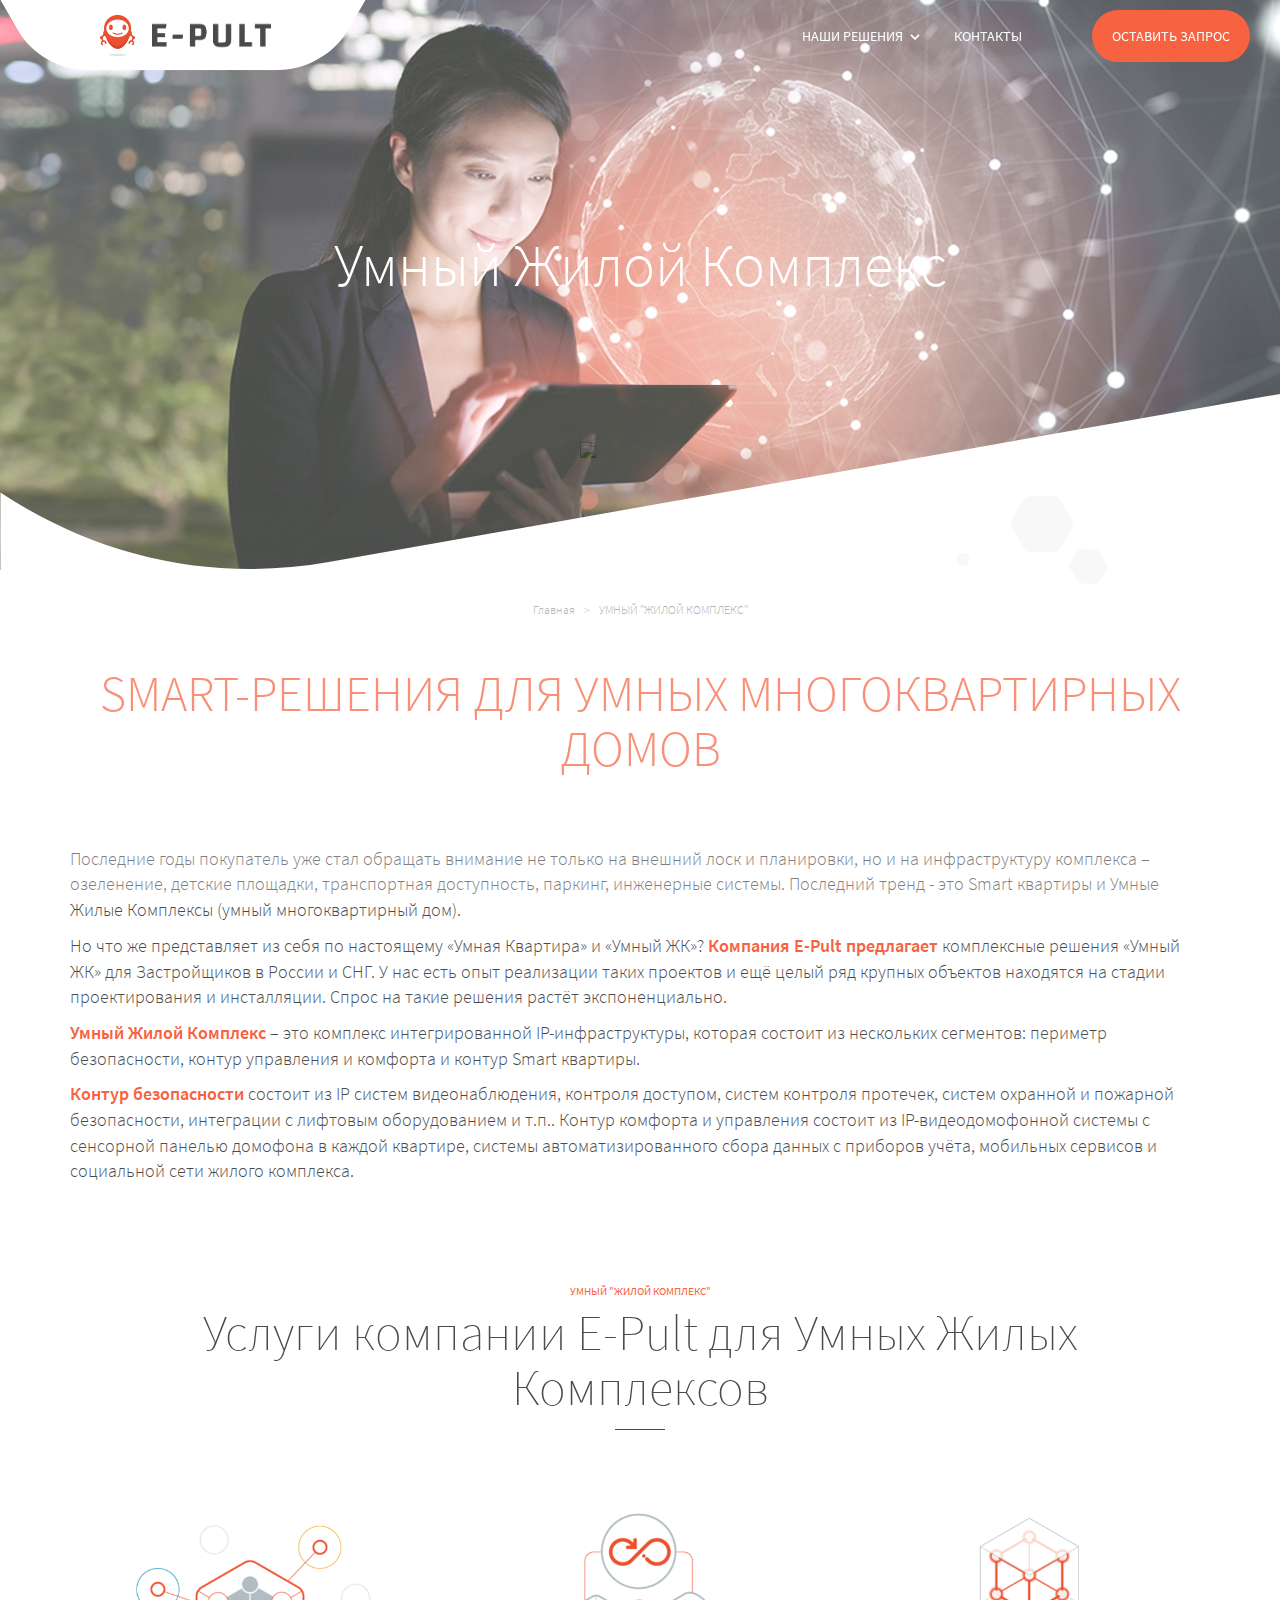
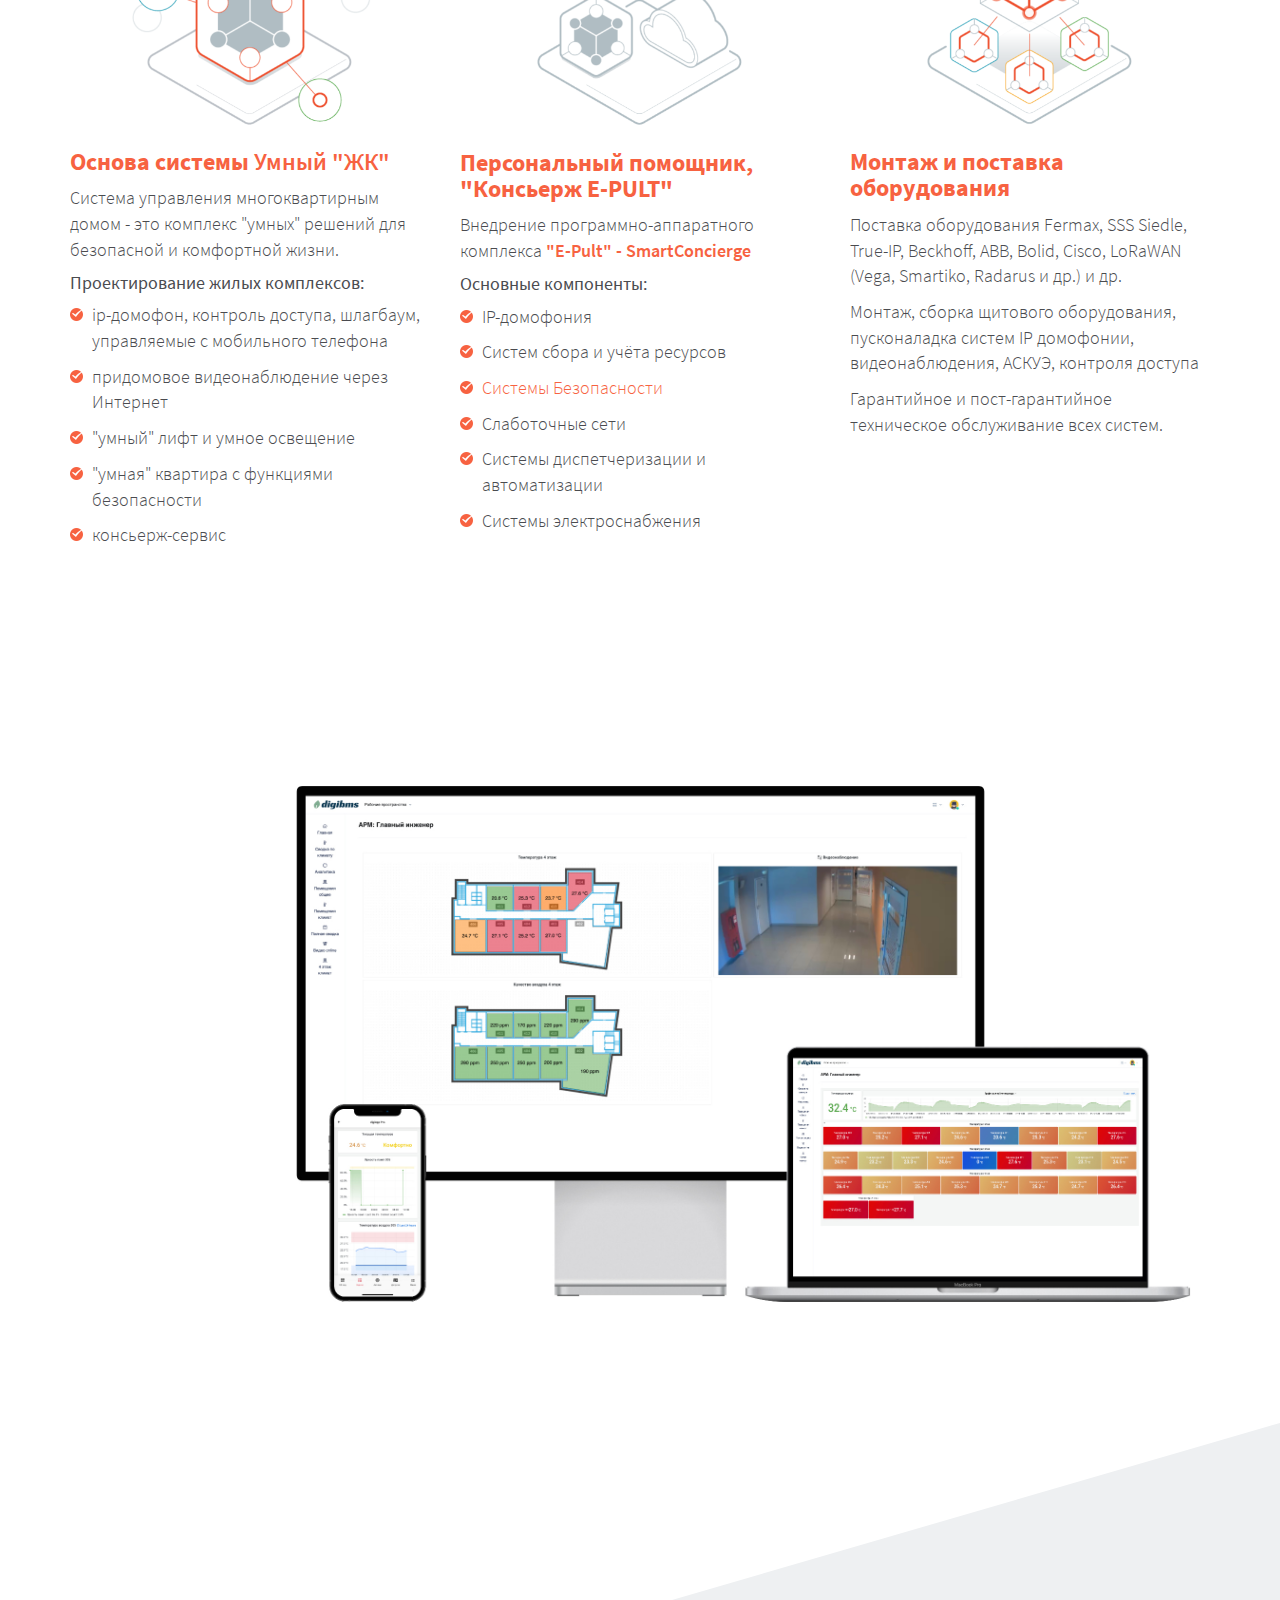
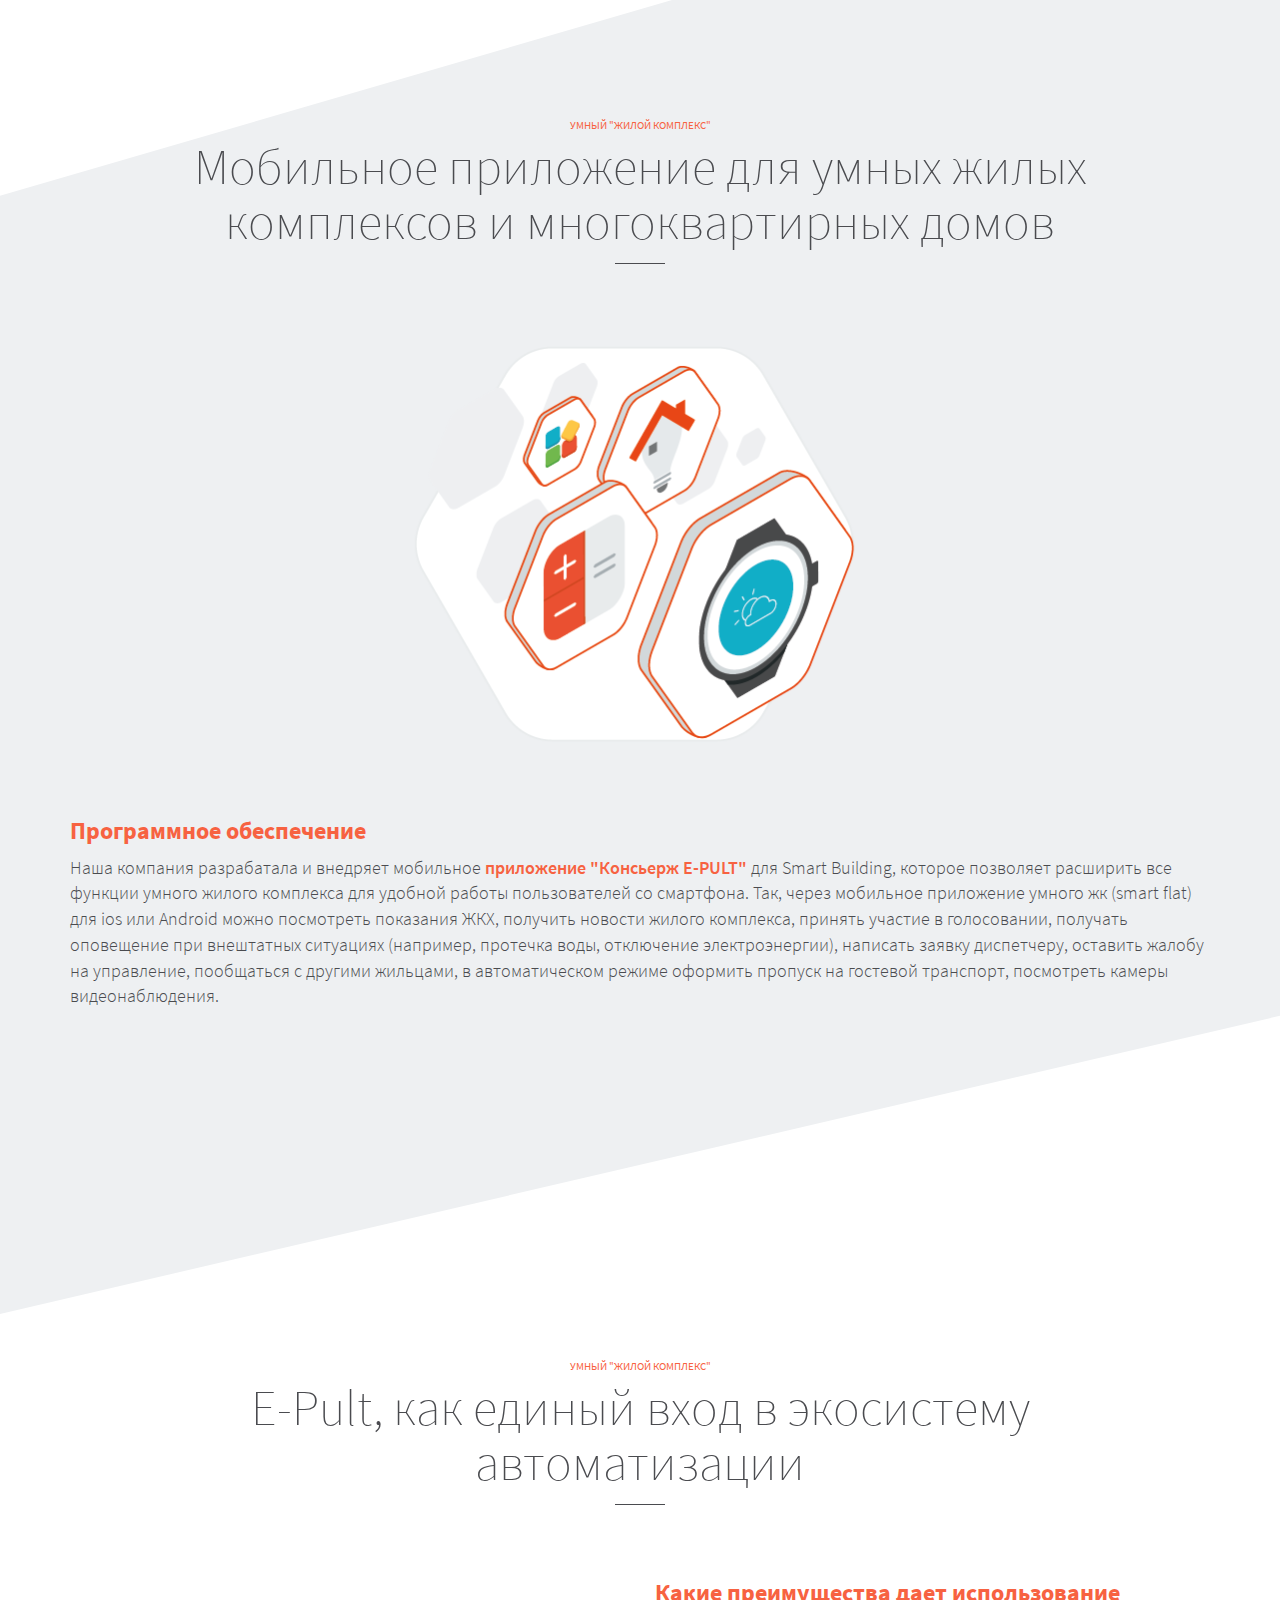
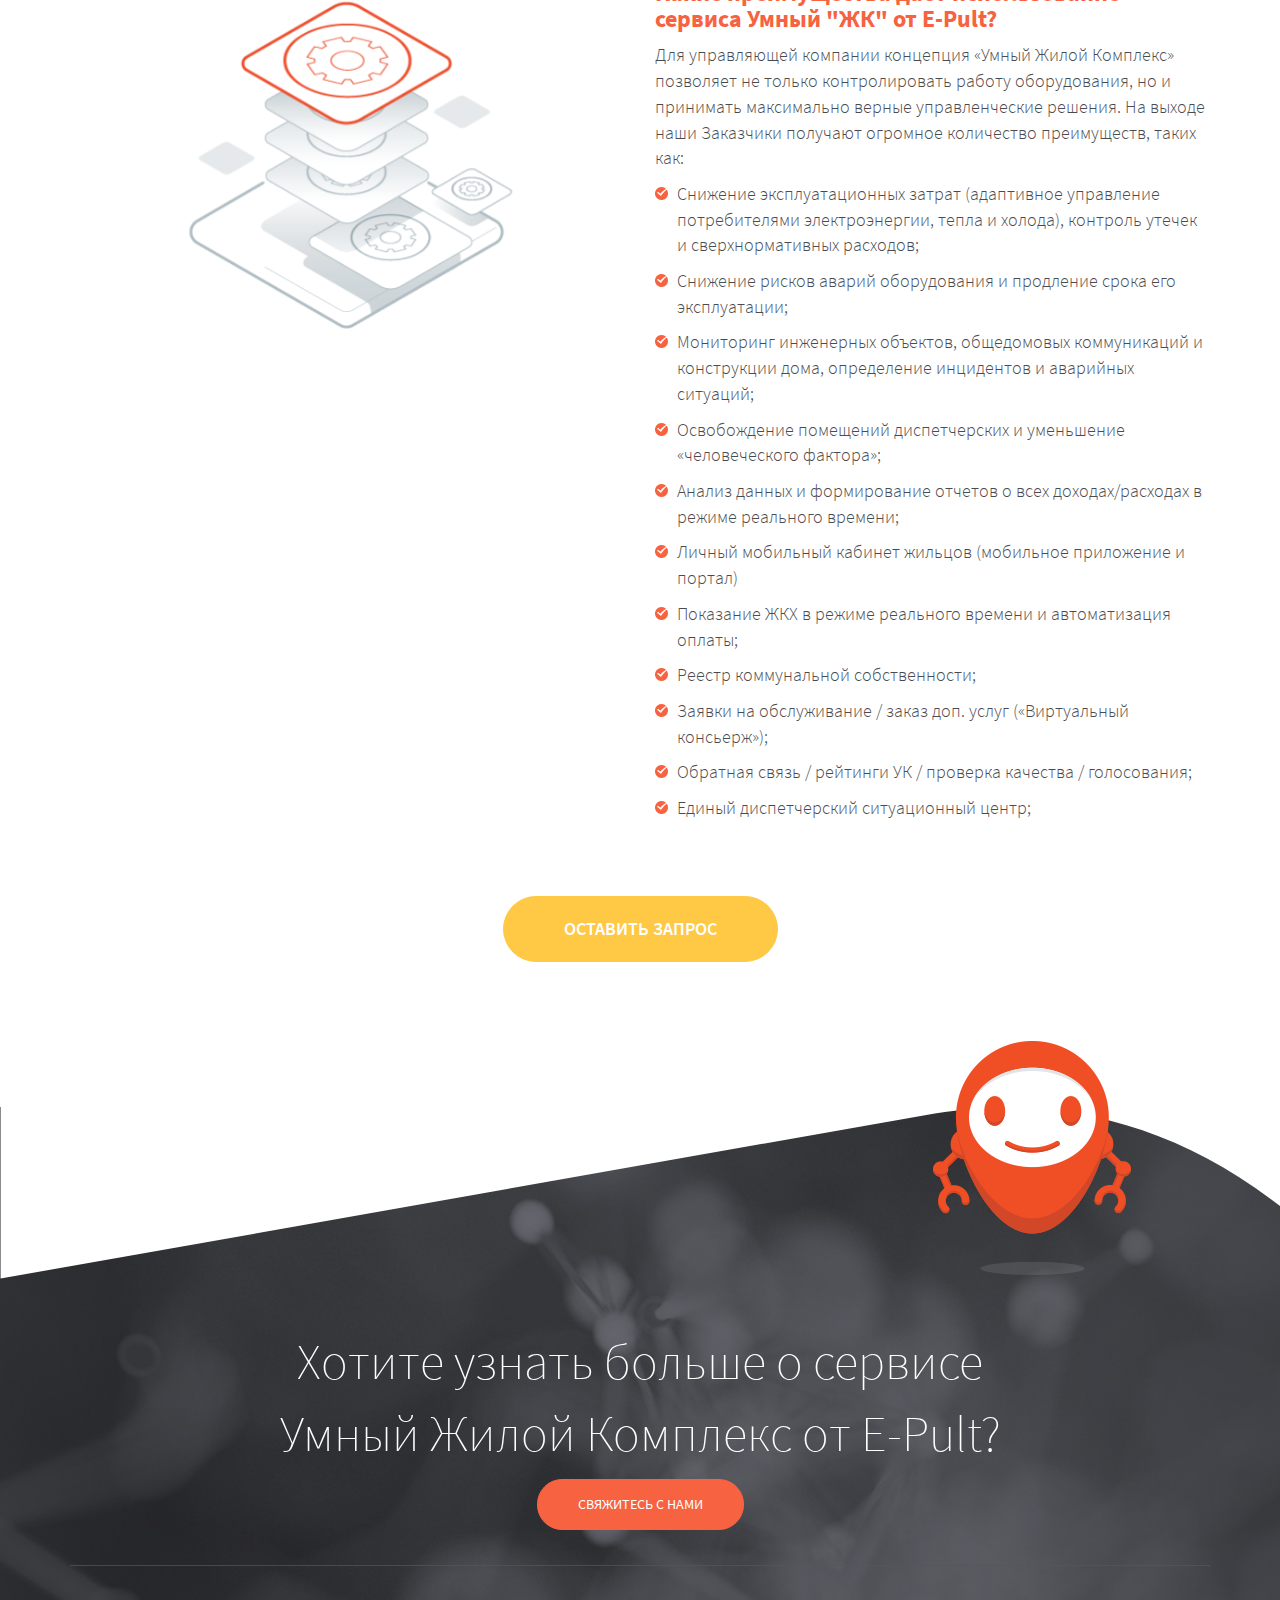
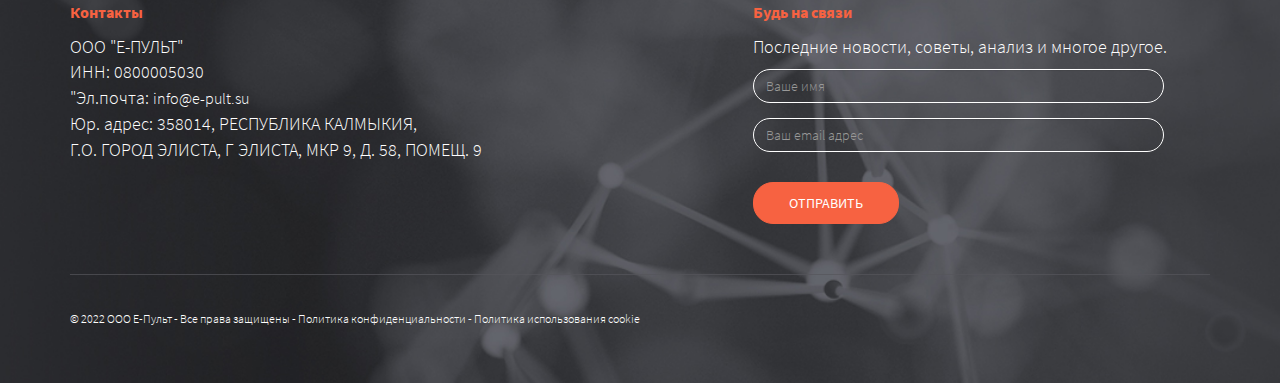
<file: smart-wall.html>
<!DOCTYPE html>
<html lang="ru-RU" class="no-js">
<!--<![endif]-->

<head>
	<meta charset="utf-8">
	<meta http-equiv="X-UA-Compatible" content="IE=edge">
	<title>E-Pult | Умный Жилой Комплекс</title>
	<meta name="viewport" content="width=device-width, initial-scale=1.0">



	<link rel="apple-touch-icon" sizes="180x180" href="images/apple-touch-icon.png">
	<link rel="icon" type="image/png" sizes="32x32" href="images/favicon-32x32.png">
	<link rel="icon" type="image/png" sizes="16x16" href="images/favicon-16x16.png">

	<link rel="mask-icon" href="fonts/safari-pinned-tab.svg" color="#5bbad5">
	<link rel="shortcut icon" href="favicon.ico">
	<meta name="apple-mobile-web-app-title" content="E-Pult">
	<meta name="application-name" content="E-Pult">
	<meta name="msapplication-TileColor" content="#00aba9">

	<meta name="theme-color" content="#ffffff">
	<!-- wordpress head functions -->
	<meta name="robots" content="index, follow, max-image-preview:large, max-snippet:-1, max-video-preview:-1">

	<!-- This site is optimized with the Yoast SEO plugin v18.4.1 - https://yoast.com/wordpress/plugins/seo/ -->
	<link rel="canonical" href="https://www.e-pult.su/smart-wall.html/">

	<meta property="og:title" content="E-Pult - Решения для умных домов и предприятий. мный Жилой Комплекс">
	<meta property="og:description"
		content="E-Pult - Решения для умных домов и предприятий. Автоматизация работы с маркетплейсами и системы безопасности. мный Жилой Комплекс">
	<meta property="og:url" content="https://www.e-pult.su/smart-wall.html/">
	<meta property="og:site_name" content="E-PULT - современные умные решения">
	<meta property="article:modified_time" content="2021-02-08T11:10:38+00:00">
	<meta name="twitter:card" content="summary_large_image">
	<meta name="twitter:label1" content="Est. reading time">
	<meta name="twitter:data1" content="3 minutes">
	<!-- / Yoast SEO plugin. -->




	<link rel="dns-prefetch" href="//s.w.org">
	<script type="text/javascript">
		window._wpemojiSettings = { "baseUrl": "https:\/\/s.w.org\/images\/core\/emoji\/13.1.0\/72x72\/", "ext": ".png", "svgUrl": "https:\/\/s.w.org\/images\/core\/emoji\/13.1.0\/svg\/", "svgExt": ".svg", "source": { "concatemoji": "https:\/\/www.microej.com\/wp-includes\/js\/wp-emoji-release.min.js?ver=5.9.5" } };
		/*! This file is auto-generated */
		!function (e, a, t) { var n, r, o, i = a.createElement("canvas"), p = i.getContext && i.getContext("2d"); function s(e, t) { var a = String.fromCharCode; p.clearRect(0, 0, i.width, i.height), p.fillText(a.apply(this, e), 0, 0); e = i.toDataURL(); return p.clearRect(0, 0, i.width, i.height), p.fillText(a.apply(this, t), 0, 0), e === i.toDataURL() } function c(e) { var t = a.createElement("script"); t.src = e, t.defer = t.type = "text/javascript", a.getElementsByTagName("head")[0].appendChild(t) } for (o = Array("flag", "emoji"), t.supports = { everything: !0, everythingExceptFlag: !0 }, r = 0; r < o.length; r++)t.supports[o[r]] = function (e) { if (!p || !p.fillText) return !1; switch (p.textBaseline = "top", p.font = "600 32px Arial", e) { case "flag": return s([127987, 65039, 8205, 9895, 65039], [127987, 65039, 8203, 9895, 65039]) ? !1 : !s([55356, 56826, 55356, 56819], [55356, 56826, 8203, 55356, 56819]) && !s([55356, 57332, 56128, 56423, 56128, 56418, 56128, 56421, 56128, 56430, 56128, 56423, 56128, 56447], [55356, 57332, 8203, 56128, 56423, 8203, 56128, 56418, 8203, 56128, 56421, 8203, 56128, 56430, 8203, 56128, 56423, 8203, 56128, 56447]); case "emoji": return !s([10084, 65039, 8205, 55357, 56613], [10084, 65039, 8203, 55357, 56613]) }return !1 }(o[r]), t.supports.everything = t.supports.everything && t.supports[o[r]], "flag" !== o[r] && (t.supports.everythingExceptFlag = t.supports.everythingExceptFlag && t.supports[o[r]]); t.supports.everythingExceptFlag = t.supports.everythingExceptFlag && !t.supports.flag, t.DOMReady = !1, t.readyCallback = function () { t.DOMReady = !0 }, t.supports.everything || (n = function () { t.readyCallback() }, a.addEventListener ? (a.addEventListener("DOMContentLoaded", n, !1), e.addEventListener("load", n, !1)) : (e.attachEvent("onload", n), a.attachEvent("onreadystatechange", function () { "complete" === a.readyState && t.readyCallback() })), (n = t.source || {}).concatemoji ? c(n.concatemoji) : n.wpemoji && n.twemoji && (c(n.twemoji), c(n.wpemoji))) }(window, document, window._wpemojiSettings);
	</script>
	<style type="text/css">
		img.wp-smiley,
		img.emoji {
			display: inline !important;
			border: none !important;
			box-shadow: none !important;
			height: 1em !important;
			width: 1em !important;
			margin: 0 0.07em !important;
			vertical-align: -0.1em !important;
			background: none !important;
			padding: 0 !important;
		}
	</style>
	<link rel="stylesheet" id="codepeople-loading-page-style-css" href="css/loading-page.css" type="text/css" media>
	<link rel="stylesheet" id="codepeople-loading-page-style-effect-css" href="css/loading-page.css" type="text/css"
		media>
	<link rel="stylesheet" id="wp-block-library-css" href="css/style.min.css" type="text/css" media="all">
	<style id="global-styles-inline-css" type="text/css">
		body {
			--wp--preset--color--black: #000000;
			--wp--preset--color--cyan-bluish-gray: #abb8c3;
			--wp--preset--color--white: #ffffff;
			--wp--preset--color--pale-pink: #f78da7;
			--wp--preset--color--vivid-red: #cf2e2e;
			--wp--preset--color--luminous-vivid-orange: #ff6900;
			--wp--preset--color--luminous-vivid-amber: #fcb900;
			--wp--preset--color--light-green-cyan: #7bdcb5;
			--wp--preset--color--vivid-green-cyan: #00d084;
			--wp--preset--color--pale-cyan-blue: #8ed1fc;
			--wp--preset--color--vivid-cyan-blue: #0693e3;
			--wp--preset--color--vivid-purple: #9b51e0;
			--wp--preset--gradient--vivid-cyan-blue-to-vivid-purple: linear-gradient(135deg, rgba(6, 147, 227, 1) 0%, rgb(155, 81, 224) 100%);
			--wp--preset--gradient--light-green-cyan-to-vivid-green-cyan: linear-gradient(135deg, rgb(122, 220, 180) 0%, rgb(0, 208, 130) 100%);
			--wp--preset--gradient--luminous-vivid-amber-to-luminous-vivid-orange: linear-gradient(135deg, rgba(252, 185, 0, 1) 0%, rgba(255, 105, 0, 1) 100%);
			--wp--preset--gradient--luminous-vivid-orange-to-vivid-red: linear-gradient(135deg, rgba(255, 105, 0, 1) 0%, rgb(207, 46, 46) 100%);
			--wp--preset--gradient--very-light-gray-to-cyan-bluish-gray: linear-gradient(135deg, rgb(238, 238, 238) 0%, rgb(169, 184, 195) 100%);
			--wp--preset--gradient--cool-to-warm-spectrum: linear-gradient(135deg, rgb(74, 234, 220) 0%, rgb(151, 120, 209) 20%, rgb(207, 42, 186) 40%, rgb(238, 44, 130) 60%, rgb(251, 105, 98) 80%, rgb(254, 248, 76) 100%);
			--wp--preset--gradient--blush-light-purple: linear-gradient(135deg, rgb(255, 206, 236) 0%, rgb(152, 150, 240) 100%);
			--wp--preset--gradient--blush-bordeaux: linear-gradient(135deg, rgb(254, 205, 165) 0%, rgb(254, 45, 45) 50%, rgb(107, 0, 62) 100%);
			--wp--preset--gradient--luminous-dusk: linear-gradient(135deg, rgb(255, 203, 112) 0%, rgb(199, 81, 192) 50%, rgb(65, 88, 208) 100%);
			--wp--preset--gradient--pale-ocean: linear-gradient(135deg, rgb(255, 245, 203) 0%, rgb(182, 227, 212) 50%, rgb(51, 167, 181) 100%);
			--wp--preset--gradient--electric-grass: linear-gradient(135deg, rgb(202, 248, 128) 0%, rgb(113, 206, 126) 100%);
			--wp--preset--gradient--midnight: linear-gradient(135deg, rgb(2, 3, 129) 0%, rgb(40, 116, 252) 100%);
			--wp--preset--duotone--dark-grayscale: url('sensors-to-cloud.html#wp-duotone-dark-grayscale');
			--wp--preset--duotone--grayscale: url('sensors-to-cloud.html#wp-duotone-grayscale');
			--wp--preset--duotone--purple-yellow: url('sensors-to-cloud.html#wp-duotone-purple-yellow');
			--wp--preset--duotone--blue-red: url('sensors-to-cloud.html#wp-duotone-blue-red');
			--wp--preset--duotone--midnight: url('sensors-to-cloud.html#wp-duotone-midnight');
			--wp--preset--duotone--magenta-yellow: url('sensors-to-cloud.html#wp-duotone-magenta-yellow');
			--wp--preset--duotone--purple-green: url('sensors-to-cloud.html#wp-duotone-purple-green');
			--wp--preset--duotone--blue-orange: url('sensors-to-cloud.html#wp-duotone-blue-orange');
			--wp--preset--font-size--small: 13px;
			--wp--preset--font-size--medium: 20px;
			--wp--preset--font-size--large: 36px;
			--wp--preset--font-size--x-large: 42px;
		}

		.has-black-color {
			color: var(--wp--preset--color--black) !important;
		}

		.has-cyan-bluish-gray-color {
			color: var(--wp--preset--color--cyan-bluish-gray) !important;
		}

		.has-white-color {
			color: var(--wp--preset--color--white) !important;
		}

		.has-pale-pink-color {
			color: var(--wp--preset--color--pale-pink) !important;
		}

		.has-vivid-red-color {
			color: var(--wp--preset--color--vivid-red) !important;
		}

		.has-luminous-vivid-orange-color {
			color: var(--wp--preset--color--luminous-vivid-orange) !important;
		}

		.has-luminous-vivid-amber-color {
			color: var(--wp--preset--color--luminous-vivid-amber) !important;
		}

		.has-light-green-cyan-color {
			color: var(--wp--preset--color--light-green-cyan) !important;
		}

		.has-vivid-green-cyan-color {
			color: var(--wp--preset--color--vivid-green-cyan) !important;
		}

		.has-pale-cyan-blue-color {
			color: var(--wp--preset--color--pale-cyan-blue) !important;
		}

		.has-vivid-cyan-blue-color {
			color: var(--wp--preset--color--vivid-cyan-blue) !important;
		}

		.has-vivid-purple-color {
			color: var(--wp--preset--color--vivid-purple) !important;
		}

		.has-black-background-color {
			background-color: var(--wp--preset--color--black) !important;
		}

		.has-cyan-bluish-gray-background-color {
			background-color: var(--wp--preset--color--cyan-bluish-gray) !important;
		}

		.has-white-background-color {
			background-color: var(--wp--preset--color--white) !important;
		}

		.has-pale-pink-background-color {
			background-color: var(--wp--preset--color--pale-pink) !important;
		}

		.has-vivid-red-background-color {
			background-color: var(--wp--preset--color--vivid-red) !important;
		}

		.has-luminous-vivid-orange-background-color {
			background-color: var(--wp--preset--color--luminous-vivid-orange) !important;
		}

		.has-luminous-vivid-amber-background-color {
			background-color: var(--wp--preset--color--luminous-vivid-amber) !important;
		}

		.has-light-green-cyan-background-color {
			background-color: var(--wp--preset--color--light-green-cyan) !important;
		}

		.has-vivid-green-cyan-background-color {
			background-color: var(--wp--preset--color--vivid-green-cyan) !important;
		}

		.has-pale-cyan-blue-background-color {
			background-color: var(--wp--preset--color--pale-cyan-blue) !important;
		}

		.has-vivid-cyan-blue-background-color {
			background-color: var(--wp--preset--color--vivid-cyan-blue) !important;
		}

		.has-vivid-purple-background-color {
			background-color: var(--wp--preset--color--vivid-purple) !important;
		}

		.has-black-border-color {
			border-color: var(--wp--preset--color--black) !important;
		}

		.has-cyan-bluish-gray-border-color {
			border-color: var(--wp--preset--color--cyan-bluish-gray) !important;
		}

		.has-white-border-color {
			border-color: var(--wp--preset--color--white) !important;
		}

		.has-pale-pink-border-color {
			border-color: var(--wp--preset--color--pale-pink) !important;
		}

		.has-vivid-red-border-color {
			border-color: var(--wp--preset--color--vivid-red) !important;
		}

		.has-luminous-vivid-orange-border-color {
			border-color: var(--wp--preset--color--luminous-vivid-orange) !important;
		}

		.has-luminous-vivid-amber-border-color {
			border-color: var(--wp--preset--color--luminous-vivid-amber) !important;
		}

		.has-light-green-cyan-border-color {
			border-color: var(--wp--preset--color--light-green-cyan) !important;
		}

		.has-vivid-green-cyan-border-color {
			border-color: var(--wp--preset--color--vivid-green-cyan) !important;
		}

		.has-pale-cyan-blue-border-color {
			border-color: var(--wp--preset--color--pale-cyan-blue) !important;
		}

		.has-vivid-cyan-blue-border-color {
			border-color: var(--wp--preset--color--vivid-cyan-blue) !important;
		}

		.has-vivid-purple-border-color {
			border-color: var(--wp--preset--color--vivid-purple) !important;
		}

		.has-vivid-cyan-blue-to-vivid-purple-gradient-background {
			background: var(--wp--preset--gradient--vivid-cyan-blue-to-vivid-purple) !important;
		}

		.has-light-green-cyan-to-vivid-green-cyan-gradient-background {
			background: var(--wp--preset--gradient--light-green-cyan-to-vivid-green-cyan) !important;
		}

		.has-luminous-vivid-amber-to-luminous-vivid-orange-gradient-background {
			background: var(--wp--preset--gradient--luminous-vivid-amber-to-luminous-vivid-orange) !important;
		}

		.has-luminous-vivid-orange-to-vivid-red-gradient-background {
			background: var(--wp--preset--gradient--luminous-vivid-orange-to-vivid-red) !important;
		}

		.has-very-light-gray-to-cyan-bluish-gray-gradient-background {
			background: var(--wp--preset--gradient--very-light-gray-to-cyan-bluish-gray) !important;
		}

		.has-cool-to-warm-spectrum-gradient-background {
			background: var(--wp--preset--gradient--cool-to-warm-spectrum) !important;
		}

		.has-blush-light-purple-gradient-background {
			background: var(--wp--preset--gradient--blush-light-purple) !important;
		}

		.has-blush-bordeaux-gradient-background {
			background: var(--wp--preset--gradient--blush-bordeaux) !important;
		}

		.has-luminous-dusk-gradient-background {
			background: var(--wp--preset--gradient--luminous-dusk) !important;
		}

		.has-pale-ocean-gradient-background {
			background: var(--wp--preset--gradient--pale-ocean) !important;
		}

		.has-electric-grass-gradient-background {
			background: var(--wp--preset--gradient--electric-grass) !important;
		}

		.has-midnight-gradient-background {
			background: var(--wp--preset--gradient--midnight) !important;
		}

		.has-small-font-size {
			font-size: var(--wp--preset--font-size--small) !important;
		}

		.has-medium-font-size {
			font-size: var(--wp--preset--font-size--medium) !important;
		}

		.has-large-font-size {
			font-size: var(--wp--preset--font-size--large) !important;
		}

		.has-x-large-font-size {
			font-size: var(--wp--preset--font-size--x-large) !important;
		}
	</style>
	<link rel="stylesheet" id="contact-form-7-css" href="css/styles.css" type="text/css" media="all">
	<link rel="stylesheet" id="collapscore-css-css" href="css/core_style.css" type="text/css" media="all">
	<link rel="stylesheet" id="collapseomatic-css-css" href="css/light_style.css" type="text/css" media="all">
	<link rel="stylesheet" id="wpbs-css" href="css/styles.f6413c85.min.css" type="text/css" media="all">
	<link rel="stylesheet" id="wpbs-style-css" href="css/style.css" type="text/css" media="all">
	<script type="text/javascript" src="js/jquery.min.js" id="jquery-core-js"></script>
	<script type="text/javascript" src="js/jquery-migrate.min.js" id="jquery-migrate-js"></script>
	<script type="text/javascript" src="js/loading-logo.js" id="codepeople-loading-page-script-logo-js"></script>
	<script type="text/javascript" id="codepeople-loading-page-script-js-before">
		loading_page_settings = { "loadingScreen": 1, "closeBtn": true, "removeInOnLoad": false, "codeblock": "", "backgroundColor": "rgba(255,255,255,.8)", "foregroundColor": "#f76241", "backgroundImage": "", "additionalSeconds": 0, "pageEffect": "none", "backgroundRepeat": "repeat", "fullscreen": 0, "graphic": "logo", "text": 0, "lp_ls": { "logo": { "image": "https:\/\/www.microej.com\/wp-content\/uploads\/2018\/12\/mej.png" } }, "screen_size": "all", "screen_width": 0, "deepSearch": 0, "modifyDisplayRule": 0 };
	</script>
	<script type="text/javascript" src="js/loading-page.min.js" id="codepeople-loading-page-script-js"></script>
	<script type="text/javascript" src="js/modernizr.js" id="modernizr-js"></script>


	<script type="text/javascript">
		var jQueryMigrateHelperHasSentDowngrade = false;

		window.onerror = function (msg, url, line, col, error) {
			// Break out early, do not processing if a downgrade reqeust was already sent.
			if (jQueryMigrateHelperHasSentDowngrade) {
				return true;
			}

			var xhr = new XMLHttpRequest();
			var nonce = 'e84c731f90';
			var jQueryFunctions = [
				'andSelf',
				'browser',
				'live',
				'boxModel',
				'support.boxModel',
				'size',
				'swap',
				'clean',
				'sub',
			];
			var match_pattern = /\)\.(.+?) is not a function/;
			var erroredFunction = msg.match(match_pattern);

			// If there was no matching functions, do not try to downgrade.
			if (typeof erroredFunction !== 'object' || typeof erroredFunction[1] === "undefined" || -1 === jQueryFunctions.indexOf(erroredFunction[1])) {
				return true;
			}

			// Set that we've now attempted a downgrade request.
			jQueryMigrateHelperHasSentDowngrade = true;

			xhr.open('POST', '#');
			xhr.setRequestHeader('Content-Type', 'application/x-www-form-urlencoded');
			xhr.onload = function () {
				var response,
					reload = false;

				if (200 === xhr.status) {
					try {
						response = JSON.parse(xhr.response);

						reload = response.data.reload;
					} catch (e) {
						reload = false;
					}
				}

				// Automatically reload the page if a deprecation caused an automatic downgrade, ensure visitors get the best possible experience.
				if (reload) {
					location.reload();
				}
			};

			xhr.send(encodeURI('action=jquery-migrate-downgrade-version&_wpnonce=' + nonce));

			// Suppress error alerts in older browsers
			return true;
		}
	</script>

	<style type="text/css">
		.recentcomments a {
			display: inline !important;
			padding: 0 !important;
			margin: 0 !important;
		}
	</style>
	<script type="text/javascript" src="js/2904.js" async="async"></script>
	<style>
		body {
			visibility: hidden;
		}
	</style><noscript>
		<style>
			body {
				visibility: visible;
			}
		</style>
	</noscript>
	<link rel="preload" href="images/mej.png" as="image" type="image/svg+xml"> <!-- end of wordpress head -->
	<!-- IE8 fallback moved below head to work properly. Added respond as well. Tested to work. -->
	<!-- media-queries.js (fallback) -->
	<!--[if lt IE 9]>
			<script src="http://css3-mediaqueries-js.googlecode.com/svn/trunk/css3-mediaqueries.js"></script>			
		<![endif]-->

	<!-- html5.js -->
	<!--[if lt IE 9]>
			<script src="http://html5shim.googlecode.com/svn/trunk/html5.js"></script>
		<![endif]-->

	<!-- respond.js -->
	<!--[if lt IE 9]>
		          <script type='text/javascript' src="http://cdnjs.cloudflare.com/ajax/libs/respond.js/1.4.2/respond.js"></script>
		<![endif]-->
	<link href="css/bootstrap.min.css" rel="stylesheet">
	<link rel="stylesheet" href="css/font-awesome.min.css">

	<link rel="stylesheet" href="css/2018.css">
	<link rel="stylesheet" href="css/lightbox.min.css">
	<link rel="stylesheet" href="css/animate.min.css">
	<link rel="stylesheet" href="css/timeline2.css">
	<link rel="stylesheet" href="css/odometer-theme-default.css">

</head>

<body class="solution-template-default single single-solution postid-30">

	<header role="banner" class="header ">
		<div class="navbar navbar-fixed-top ">
			<div class="navbar-header ">
				<button type="button" class="navbar-toggle" data-toggle="collapse"
					data-target=".navbar-responsive-collapse">
					<span class="icon-bar"></span>
					<span class="icon-bar"></span>
					<span class="icon-bar"></span>
				</button>
				<a class="navbar-brand "
					title="Design performant, secure, reliable and future-proof electronic products thanks to MicroEJ, the &quot;tiny sibling of Android&quot; for home appliances, industrial gateways, wearables, smart printers, medical devices, smart city and more."
					href="https://www.e-pult.su">
					<img src="images/logo-avatar.png" alt="E-PULT | Автоматизация строений и работы на маркетплейсах"
						class="logo_avatar">
					<img src="images/logo-txt.png" alt="E-PULT | Автоматизация строений и работы на маркетплейсах"
						class="logo_txt">
				</a>
			</div>
			<div class="container-fluid">
				<div class="row">
					<div class="col-xs-12">
						<div class="collapse navbar-collapse navbar-responsive-collapse navbar-right">
							<ul id="menu-menu" class="nav navbar-nav">
								<li id="menu-item-6"
									class="dropdown menu-item menu-item-type-custom menu-item-object-custom menu-item-has-children">
									<a href="#" class="dropdown-toggle" data-toggle="dropdown">Наши решения<span
											class="icon-caret"></span></a>
									<ul class="dropdown-menu">
										<li id="menu-item-241"
											class="menu-item menu-item-type-post_type menu-item-object-solution"><a
												href="smart-homes-and-buildings.html">СИСТЕМА УМНЫЙ ДОМ</a>
										</li>
										<li id="menu-item-242"
											class="menu-item menu-item-type-post_type menu-item-object-solution"><a
												href="smart-city.html">СИСТЕМА УМНЫЙ ГОРОД</a></li>
										<li id="menu-item-10211"
											class="menu-item menu-item-type-custom menu-item-object-custom"><a
												href="security-page.html">СИСТЕМЫ БЕЗОПАСНОСТИ</a>
										</li>
										<li id="menu-item-243"
											class="menu-item menu-item-type-post_type menu-item-object-solution"><a
												href="smart-wall.html">Умный Жилой Комплекс</a>
										</li>
										<li id="menu-item-240"
											class="menu-item menu-item-type-post_type menu-item-object-solution"><a
												href="smart-office.html">УМНЫЙ ОФИС</a></li>
										<li id="menu-item-13607"
											class="menu-item menu-item-type-custom menu-item-object-custom"><a
												href="smart-industry.html">ЦИФРОВОЕ ПРЕДПРИЯТИЕ</a></li>
										<li id="menu-item-13924"
											class="menu-item menu-item-type-custom menu-item-object-custom"><a
												href="marketplace-service.html">Работа с маркетплейсами</a></li>
									</ul>
								</li>


								<li id="menu-item-239" class="menu-item menu-item-type-post_type menu-item-object-page">
									<a href="#contacts">Контакты</a>
								</li>
								<li id="menu-item-291"
									class="demo_btn_menu menu-item menu-item-type-custom menu-item-object-custom"><a
										href="contact-page.html">Оставить запрос</a></li>

							</ul>
						</div>
					</div>
				</div>
			</div>



		</div> <!-- end .navbar -->

	</header> <!-- end header -->




	<div class="container-fluid nopadding relative bg_black banner"
		style="background:url(images/sencor-to-cloud-hd.jpg) no-repeat center center / cover">
		<div class="container">
			<span class="motif"></span>
			<div class="row">
				<div class="col-xs-12 banner_txt white text-center">
					<p>Умный Жилой Комплекс</p>
				</div>
			</div>
		</div>
		<span class="svg_container svg_bottom">
			<img src="fonts/courbe-haut.svg" class="svg_top">
		</span>
	</div>
	<div class="container breadcrumb_container">
		<span class="motif"></span>
		<div class="row">
			<div class="col-xs-12 breadcrumb_content bg_white text-center">

				<p id="breadcrumbs" class><span><span><a href="https://www.e-pult.su/">Главная</a> <span
								class="separator">&gt;</span> <span class="breadcrumb_last" aria-current="page">УМНЫЙ
								"ЖИЛОЙ КОМПЛЕКС"</span></span></span></span></p>
			</div>
		</div>
	</div>
	<div class="line_container">
		<div class="container-fluid padded main_title">
			<div class="container">
				<div class="row">
					<div class="col-xs-12 text-center">
						<h1 class="orange text-uppercase">Smart-решения для умных многоквартирных домов</h1>
					</div>
				</div>
			</div>
		</div>
		<div id="line1" class="line container-fluid bg_white    ">
			<div class="container">
				<div class="row row-eq-height">

					<div class=" col-sm-12 col-md-12  post_content padded">
						<p>Последние годы покупатель уже стал обращать внимание не только на внешний лоск и планировки,
							но и на инфраструктуру комплекса – озеленение, детские площадки, транспортная доступность,
							паркинг, инженерные системы.
							Последний тренд - это Smart квартиры и Умные Жилые Комплексы (умный многоквартирный дом).
						</p>
						<p>Но что же представляет из себя по настоящему «Умная Квартира» и «Умный ЖК»?
							<strong> Компания E-Pult предлагает </strong>комплексные решения «Умный ЖК»
							для Застройщиков в России и СНГ. У нас есть опыт реализации
							таких проектов и ещё целый ряд крупных объектов
							находятся на стадии проектирования и инсталляции. Спрос на такие решения растёт
							экспоненциально.
						</p>
						<p> <strong> Умный Жилой Комплекс</strong> – это комплекс
							интегрированной
							IP-инфраструктуры, которая состоит из нескольких сегментов: периметр безопасности, контур
							управления и комфорта и контур Smart квартиры.</p>
						<p><strong><a href="security-page.html">Контур безопасности</a> </strong>состоит из IP систем
							видеонаблюдения,
							контроля доступом,
							систем контроля протечек, систем охранной и пожарной безопасности, интеграции с лифтовым
							оборудованием и т.п..
							Контур комфорта и управления состоит из IP-видеодомофонной системы с сенсорной панелью
							домофона в каждой квартире, системы автоматизированного сбора данных с приборов учёта,
							мобильных сервисов и социальной сети жилого комплекса.</p>
					</div>
				</div>

			</div>
		</div>
		<div id="line2" class="line container-fluid bg_white    ">
			<div class="container">
				<div class="row">
					<div class="col-sm-12 col-md-10 col-md-offset-1 text-center padded">
						<p class="subtitle orange text-uppercase">Умный "Жилой Комплекс"</p>
						<h2 class="grey underlined underlined_center">Услуги компании E-Pult для Умных Жилых Комплексов
						</h2>
					</div>
				</div>
				<div class="row row-eq-height">

					<div class=" col-sm-12 col-md-4  post_content padded">
						<p><img loading="lazy" width="600" height="408" class="wp-image-7508 alignnone"
								src="images/Future-proof-connectivity-1-600x408.png"
								alt="Connect your IoT Sensors to the Cloud"
								srcset="images/Future-proof-connectivity-1-600x407.png 600w, images/Future-proof-connectivity-1-360x244.png 360w, images/Future-proof-connectivity-1-150x102.png 150w, images/Future-proof-connectivity-1.png 601w"
								sizes="(max-width: 600px) 100vw, 600px"></p>
						<h3>Основа системы <strong> Умный "ЖК"</strong></h3>
						<p>Cистема управления многоквартирным домом - это комплекс "умных" решений для безопасной и
							комфортной жизни.</p>
						<h4>Проектирование жилых комплексов:</h4>
						<ul>
							<li>ip-домофон, контроль доступа, шлагбаум, управляемые с мобильного телефона</li>
							<li>придомовое видеонаблюдение через Интернет</li>
							<li>"умный" лифт и умное освещение</li>
							<li>"умная" квартира с функциями безопасности</li>
							<li>консьерж-сервис</li>

						</ul>
					</div>

					<div class=" col-sm-12 col-md-4  post_content padded">
						<p><img loading="lazy" width="600" height="409" class="size-medium wp-image-7501 alignnone"
								src="images/Cloud-connectors-updated-600x409.png" alt="Keep Cloud connectors updated"
								srcset="images/Cloud-connectors-updated-600x408.png 600w, images/Cloud-connectors-updated-360x245.png 360w, images/Cloud-connectors-updated-150x102.png 150w, images/Cloud-connectors-updated.png 601w"
								sizes="(max-width: 600px) 100vw, 600px"></p>
						<h3>Персональный помощник, "Консьерж E-PULT"</h3>
						<p>Внедрение программно-аппаратного комплекса <strong> "E-Pult" - SmartConcierge</strong></p>
						<h4>Основные компоненты:</h4>
						<ul>
							<li>IP-домофония</li>
							<li>Систем сбора и учёта ресурсов</li>
							<li> <strong></strong> <a href="#">Системы Безопасности</a> </strong></li>
							<li>Слаботочные сети</li>
							<li>Системы диспетчеризации и автоматизации</li>
							<li>Системы электроснабжения</li>

						</ul>
					</div>

					<div class=" col-sm-12 col-md-4  post_content padded">
						<p><img loading="lazy" width="600" height="408" class="size-medium wp-image-7500 alignnone"
								src="images/manage-electronic-architecture-copie-600x408.png"
								alt="Manage your IoT devices fragmentation"
								srcset="images/manage-electronic-architecture-copie-600x407.png 600w, images/manage-electronic-architecture-copie-360x244.png 360w, images/manage-electronic-architecture-copie-150x102.png 150w, images/manage-electronic-architecture-copie.png 601w"
								sizes="(max-width: 600px) 100vw, 600px"></p>
						<h3>Монтаж и поставка оборудования</h3>
						<p>Поставка оборудования Fermax, SSS Siedle, True-IP, Beckhoff, ABB, Bolid, Cisco, LoRaWAN
							(Vega, Smartiko, Radarus и др.) и др.</p>
						<p>Монтаж, сборка щитового оборудования, пусконаладка систем IP домофонии, видеонаблюдения,
							АСКУЭ, контроля доступа</p>
						<p>Гарантийное и пост-гарантийное техническое обслуживание всех систем.</p>



					</div>
				</div>

			</div>
		</div>
		<div id="line3" class="line container-fluid bg_white    ">
			<div class="container">
				<div class="row row-eq-height">

					<div class=" col-sm-12 col-md-12  post_img">
						<img src="images/End-to-end-value-chain-1200x648.jpeg" alt class="img-responsive">
					</div>
				</div>

			</div>
		</div>
		<div id="line4" class="line container-fluid bg_light_grey grow   ">
			<div class="container">
				<div class="row">
					<div class="col-sm-12 col-md-10 col-md-offset-1 text-center padded">
						<p class="subtitle orange text-uppercase">УМНЫЙ "ЖИЛОЙ КОМПЛЕКС"</p>
						<h2 class="grey underlined underlined_center">Мобильное приложение для умных жилых комплексов и
							многоквартирных домов</h2>

					</div>
				</div>
				<div class="row row-eq-height">

					<div class=" col-sm-12 col-md-12  post_content padded">
						<h3 style="text-align: center;"></h3>
						<p><img loading="lazy" width="600" height="425" class="aligncenter wp-image-7511 size-medium"
								src="images/Application-store-600x425.png" alt="MicroEJ Application Store"
								srcset="images/Application-store-600x424.png 600w, images/Application-store-360x255.png 360w, images/Application-store-150x106.png 150w, images/Application-store.png 601w"
								sizes="(max-width: 600px) 100vw, 600px"></p>
						<p>&nbsp;</p>
						<h3>Программное обеспечение</h3>

						<p>Наша компания разрабатала и внедряет мобильное <strong> приложение "Консьерж E-PULT"</strong>
							для Smart Building, которое позволяет расширить все функции умного жилого комплекса
							для удобной работы пользователей со смартфона. Так, через мобильное приложение умного жк
							(smart flat) для ios или Android можно посмотреть показания ЖКХ, получить новости жилого
							комплекса, принять участие в голосовании, получать оповещение при внештатных ситуациях
							(например, протечка воды, отключение электроэнергии), написать заявку диспетчеру, оставить
							жалобу на управление, пообщаться с другими жильцами, в автоматическом режиме оформить
							пропуск на гостевой транспорт, посмотреть камеры видеонаблюдения.</p>
						</p>
					</div>


				</div>

			</div>
		</div>
		<div id="line5" class="line container-fluid bg_white   // ">
			<div class="container">
				<div class="row">
					<div class="col-sm-12 col-md-10 col-md-offset-1 text-center padded">
						<p class="subtitle orange text-uppercase">УМНЫЙ "ЖИЛОЙ КОМПЛЕКС"</p>
						<h2 class="grey underlined underlined_center">E-Pult, как единый вход в экосистему автоматизации
						</h2>
					</div>
				</div>
				<div class="row row-eq-height">

					<div class=" col-sm-12 col-md-6  post_content padded">
						<p><img loading="lazy" width="600" height="408" class="alignnone wp-image-7505 size-medium"
								src="images/library-600x408.png"
								alt="Rich librairy of IOT protocols for your embedded devices"
								srcset="images/library-600x407.png 600w, images/library-360x244.png 360w, images/library-150x102.png 150w, images/library.png 601w"
								sizes="(max-width: 600px) 100vw, 600px"></p>
					</div>

					<div class=" col-sm-12 col-md-6  post_content padded">
						<h3 style="text-align: left;">Какие преимущества дает использование сервиса Умный "ЖК" от
							E-Pult?</h3>
						<p style="text-align: left;">Для управляющей
							компании концепция «Умный Жилой Комплекс» позволяет не только контролировать работу
							оборудования, но и принимать максимально верные управленческие решения. На выходе наши
							Заказчики получают огромное количество преимуществ, таких как:</p>
						<ul>
							<li style="text-align: left;">Снижение эксплуатационных затрат (адаптивное управление
								потребителями электроэнергии, тепла и холода), контроль утечек и сверхнормативных
								расходов;</li>
							<li style="text-align: left;">Снижение рисков аварий оборудования и продление срока его
								эксплуатации;</li>
							<li style="text-align: left;">Мониторинг инженерных объектов, общедомовых коммуникаций и
								конструкции дома, определение инцидентов и аварийных ситуаций;</li>
							<li>Освобождение помещений диспетчерских и уменьшение «человеческого фактора»;</li>
							<li>Анализ данных и формирование отчетов о всех доходах/расходах в режиме реального времени;
							</li>
							<li>Личный мобильный кабинет жильцов (мобильное приложение и портал)</li>
							<li>Показание ЖКХ в режиме реального времени и автоматизация оплаты;</li>
							<li>Реестр коммунальной собственности;</li>
							<li>Заявки на обслуживание / заказ доп. услуг («Виртуальный консьерж»);</li>
							<li>Обратная связь / рейтинги УК / проверка качества / голосования;</li>
							<li>Единый диспетчерский ситуационный центр;</li>
						</ul>
						<p>&nbsp;</p>
					</div>
				</div>
				<div class="row">
					<div class="col-sm-12 col-md-12 text-center padded">
						<a href="#" class="btn btn-lg btn-call_action bg_yellow white">Оставить запрос</a>

					</div>
				</div>

			</div>
		</div>
	</div>
	<footer role="contentinfo" class="container-fluid footer bg_white white relative">
		<span class="svg_container svg_top">
			<img src="fonts/courbe-bas.svg" class="svg_top">
		</span>
		<div class="container relative">
			<img src="images/mej.png" class="img-responsive logo_top" alt="Micro EJ">
			<div class="row">
				<div class="col-xs-12 text-center footer_contact padded">
					<p>Хотите узнать больше о сервисе <br> Умный Жилой Комплекс от E-Pult?</p>
					<a href="contact-page.html" class="btn btn-lg bg_orange white">Свяжитесь с нами</a>
				</div>
			</div>
			<hr>
			<div id="contacts" class="row  foot_link">
				<div class="col-sm-12 col-md-7">
					<div class="row">
						<div class="col-sm-6 col-md-12 padded foot_link">
							<p class="orange bold">Контакты</p>
							<ul class="list-unstyled">
								<li>ООО "Е-ПУЛЬТ"</li>
								<li>ИНН: 0800005030 </li>
								<li>"Эл.почта: <a href="mailto:info@e-pult.su">info@e-pult.su</a></li>
								<li>Юр. адрес: 358014, РЕСПУБЛИКА КАЛМЫКИЯ, <br> Г.О. ГОРОД ЭЛИСТА,
									Г ЭЛИСТА,
									МКР 9,
									Д. 58,
									ПОМЕЩ. 9
								</li>
							</ul>
						</div>

					</div>
				</div>
				<div class="col-sm-12 col-md-5" id="newsletter">
					<div class="row">
						<div class="col-sm-12 col-md-12 padded nl_bloc">

							<p class="orange bold">Будь на связи</p>
							<p class="white">Последние новости, советы, анализ и многое другое.</p>
							<!-- <script src="js/api.js" async defer></script> -->
							<script type="text/javascript" src="#"></script>
							<form id="WebToLeadFormNews" method="POST" name="WebToLeadFormNews">
								<div class="form-group">
									<input class="form-control" id="last_name" type="text" name="last_name"
										placeholder="Ваше имя" onchange="validateHuman()" required>
								</div>
								<div class="form-group">
									<input class="form-control" id="email2" type="text" placeholder="Ваш email адрес"
										name="email2" onchange="validateEmailAddNews();">
								</div>
								<div class="row">
									<div class="col-xs-12 padded">
										<button class="g-recaptcha btn white bg_orange" id="g-recpatcha"
											data-sitekey="6LdzkZgUAAAAACArbw0aZwwLuwcWZI-lGGpvgg7r"
											data-callback="submitForm" data-action="submit">Отправить</button>
									</div>
									<!--		<div class="col-xs-12">
			<input onclick="submitForm();" type="button" name="Submit" value="Sign up" class="btn white bg_orange">
		</div>-->
								</div>
								<input id="lead_source" type="hidden" name="lead_source" value="Web Site">
								<input id="campaign_id" type="hidden" name="campaign_id"
									value="c94821e3-1b65-5316-ff89-519b1dcccfc0">
								<input id="redirect_url" type="hidden" name="redirect_url" value="#">
								<input id="assigned_user_id" type="hidden" name="assigned_user_id"
									value="66e60d58-08bd-42c5-9af5-edad3b629b94">
								<input id="team_id" type="hidden" name="team_id"
									value="50611200-4bc9-11e9-a5e6-064dc27f89e0">
								<input id="team_set_id" type="hidden" name="team_set_id"
									value="50611200-4bc9-11e9-a5e6-064dc27f89e0">
								<input id="req_id" type="hidden" name="req_id" value="last_name;">
								<input type="hidden" id="human" name="human" value="0">

							</form>
							<script type="text/javascript">// <![CDATA[

								function submitForm(token) {
									// console.log(token);
									if (document.getElementById('last_name').value === "") {
										document.getElementById('last_name').style.border = '1px solid red'
										return false
									}
									else {
										document.getElementById('last_name').style.border = '0px solid transparent'
									}

									if (document.getElementById('email2').value === "") {
										document.getElementById('email2').style.border = '1px solid red'
										return false
									}
									else {
										document.getElementById('email2').style.border = '0px solid transparent'
									}

									if (document.getElementById('human').value == '546572') {
										if (document.getElementById('g-recpatcha')) {
											var response = grecaptcha.getResponse();
											if (response.length == 0) {
												//reCaptcha not verified
												alert("Please verify you are human!");
												evt.preventDefault();
												return false;
											}
										}
										document.WebToLeadFormNews.action = "#";
										document.WebToLeadFormNews.submit();
										return true;

									}
									else {
										return false
									}
								}

								function validateHuman() {
									document.getElementById('human').value = "546572";
								}

								function validateEmailAddNews() {
									if (document.getElementById('email2') && document.getElementById('email2').value.length > 0) {
										if (document.getElementById('email2').value.match(/^\w+(['\.\-\+]?\w+)*@\w+([\.-]?\w+)*(\.\w{2,})+$/) == null) {
											alert('Not a valid email address');
										}
										else {
											return validateHuman()
										}
									}
								}
// ]]></script>


							<span class="input_container hidden"><input type="text" name="email"
									class="input input-lg bg-transparent white" placeholder="Your email address"></span>

						</div>
					</div>
				</div>
			</div>
			<hr>
			<div class="row last_footer">
				<div class="col-sm-12 col-md-8 padded">
					<p class>

						© 2022 ООО Е-Пульт - Все права защищены<br class="visible-xs"> <span class="hidden-xs">-</span>
						<a href="policy-page.html">Политика конфиденциальности</a> - <a href="cookie-page.html">Политика
							использования cookie</a>
					</p>
				</div>

			</div>
		</div>

	</footer> <!-- end footer -->


	<!--[if lt IE 7 ]>
  			<script src="//ajax.googleapis.com/ajax/libs/chrome-frame/1.0.3/CFInstall.min.js"></script>
  			<script>window.attachEvent('onload',function(){CFInstall.check({mode:'overlay'})})</script>
		<![endif]-->
	<!-- jQuery (necessary for Bootstrap's JavaScript plugins) -->
	<!--		<script src="https://ajax.googleapis.com/ajax/libs/jquery/1.12.4/jquery.min.js"></script>-->
	<!--		<script src="https://code.jquery.com/ui/1.12.1/jquery-ui.js"></script>-->
	<script src="js/jquery-1.12.4.min.js"></script>
	<script src="js/jquery-ui-1.12.1.js"></script>
	<!-- Include all compiled plugins (below), or include individual files as needed -->
	<script src="js/bootstrap.min.js"></script>
	<script type="text/javascript" src="js/regenerator-runtime.min.js" id="regenerator-runtime-js"></script>
	<script type="text/javascript" src="js/wp-polyfill.min.js" id="wp-polyfill-js"></script>
	<script type="text/javascript" id="contact-form-7-js-extra">
		/* <![CDATA[ */
		var wpcf7 = { "api": { "root": "https:\/\/www.microej.com\/wp-json\/", "namespace": "contact-form-7\/v1" } };
/* ]]> */
	</script>
	<script type="text/javascript" src="js/index.js" id="contact-form-7-js"></script>
	<script type="text/javascript" id="collapseomatic-js-js-before">
		const com_options = { "colomatduration": "fast", "colomatslideEffect": "slideFade", "colomatpauseInit": "", "colomattouchstart": "" }
	</script>
	<script type="text/javascript" src="js/collapse.js" id="collapseomatic-js-js"></script>
	<script type="text/javascript"
		src="https://www.google.com/recaptcha/api.js?render=6LdzkZgUAAAAACArbw0aZwwLuwcWZI-lGGpvgg7r&amp;ver=3.0"
		id="google-recaptcha-js"></script>
	<script type="text/javascript" id="wpcf7-recaptcha-js-extra">
		/* <![CDATA[ */
		var wpcf7_recaptcha = { "sitekey": "6LdzkZgUAAAAACArbw0aZwwLuwcWZI-lGGpvgg7r", "actions": { "homepage": "homepage", "contactform": "contactform" } };
/* ]]> */
	</script>
	<script type="text/javascript" src="js/index_1.js" id="wpcf7-recaptcha-js"></script>
	<script type="text/javascript">
		(function () {
			var expirationDate = new Date();
			expirationDate.setTime(expirationDate.getTime() + 31536000 * 1000);
			document.cookie = "pll_language=en; expires=" + expirationDate.toUTCString() + "; path=/; secure; SameSite=Lax";
		}());
	</script>
	<script src="js/wow.min.js"></script>
	<script src="js/lightbox.min.js"></script>
	<script src="js/parallax.min.js"></script>
	<script src="js/jstimeline.js"></script>
	<script src="js/jquery.bxslider.min.js"></script>
	<script src="js/main.js"></script>


</body>

</html>
</file>
<file: css/loading-page.css>
@font-face{font-family:'Montserrat';font-style:normal;font-weight:600;font-display:swap;src:url(../fonts/JTURjIg1_i6t8kCHKm45_bZF3gnD_g.woff2) format('woff2');unicode-range:U+0000-00FF,U+0131,U+0152-0153,U+02BB-02BC,U+02C6,U+02DA,U+02DC,U+2000-206F,U+2074,U+20AC,U+2122,U+2191,U+2193,U+2212,U+2215,U+FEFF,U+FFFD}.lp-screen-text{font-family:'Montserrat',-apple-system,BlinkMacSystemFont,'Segoe UI',Roboto,Helvetica,Arial,sans-serif,'Apple Color Emoji','Segoe UI Emoji','Segoe UI Symbol';white-space:nowrap!important}#loading_page_codeBlock{position:fixed;left:0;right:0;top:5px;margin-left:auto;margin-right:auto;text-align:center;z-index:999999;display:none}.lp-close-screen{position:fixed;z-index:999999;top:10px;right:10px;width:20px;height:20px;text-align:center;line-height:20px;color:white;background:black;display:inline-block;font-family:sans-serif;cursor:pointer;font-size:12px;opacity:.3}.lp-close-screen:hover{opacity:.9}@keyframes lp-fade{from{opacity:1.0}50%{opacity:.5}to{opacity:1.0}}@-webkit-keyframes lp-fade{from{opacity:1.0}50%{opacity:.5}to{opacity:1.0}}#lp_ls_img.lp_blink{animation:lp-fade 1000ms infinite;-webkit-animation:lp-fade 1000ms infinite}
</file>
<file: css/styles.css>
.wpcf7 .screen-reader-response {
	position: absolute;
	overflow: hidden;
	clip: rect(1px, 1px, 1px, 1px);
	clip-path: inset(50%);
	height: 1px;
	width: 1px;
	margin: -1px;
	padding: 0;
	border: 0;
	word-wrap: normal !important;
}

.wpcf7 form .wpcf7-response-output {
	margin: 2em 0.5em 1em;
	padding: 0.2em 1em;
	border: 2px solid #00a0d2; /* Blue */
}

.wpcf7 form.init .wpcf7-response-output,
.wpcf7 form.resetting .wpcf7-response-output,
.wpcf7 form.submitting .wpcf7-response-output {
	display: none;
}

.wpcf7 form.sent .wpcf7-response-output {
	border-color: #46b450; /* Green */
}

.wpcf7 form.failed .wpcf7-response-output,
.wpcf7 form.aborted .wpcf7-response-output {
	border-color: #dc3232; /* Red */
}

.wpcf7 form.spam .wpcf7-response-output {
	border-color: #f56e28; /* Orange */
}

.wpcf7 form.invalid .wpcf7-response-output,
.wpcf7 form.unaccepted .wpcf7-response-output,
.wpcf7 form.payment-required .wpcf7-response-output {
	border-color: #ffb900; /* Yellow */
}

.wpcf7-form-control-wrap {
	position: relative;
}

.wpcf7-not-valid-tip {
	color: #dc3232; /* Red */
	font-size: 1em;
	font-weight: normal;
	display: block;
}

.use-floating-validation-tip .wpcf7-not-valid-tip {
	position: relative;
	top: -2ex;
	left: 1em;
	z-index: 100;
	border: 1px solid #dc3232;
	background: #fff;
	padding: .2em .8em;
	width: 24em;
}

.wpcf7-list-item {
	display: inline-block;
	margin: 0 0 0 1em;
}

.wpcf7-list-item-label::before,
.wpcf7-list-item-label::after {
	content: " ";
}

.wpcf7-spinner {
	visibility: hidden;
	display: inline-block;
	background-color: #23282d; /* Dark Gray 800 */
	opacity: 0.75;
	width: 24px;
	height: 24px;
	border: none;
	border-radius: 100%;
	padding: 0;
	margin: 0 24px;
	position: relative;
}

form.submitting .wpcf7-spinner {
	visibility: visible;
}

.wpcf7-spinner::before {
	content: '';
	position: absolute;
	background-color: #fbfbfc; /* Light Gray 100 */
	top: 4px;
	left: 4px;
	width: 6px;
	height: 6px;
	border: none;
	border-radius: 100%;
	transform-origin: 8px 8px;
	animation-name: spin;
	animation-duration: 1000ms;
	animation-timing-function: linear;
	animation-iteration-count: infinite;
}

@media (prefers-reduced-motion: reduce) {
	.wpcf7-spinner::before {
		animation-name: blink;
		animation-duration: 2000ms;
	}
}

@keyframes spin {
	from {
		transform: rotate(0deg);
	}

	to {
		transform: rotate(360deg);
	}
}

@keyframes blink {
	from {
		opacity: 0;
	}

	50% {
		opacity: 1;
	}

	to {
		opacity: 0;
	}
}

.wpcf7 input[type="file"] {
	cursor: pointer;
}

.wpcf7 input[type="file"]:disabled {
	cursor: default;
}

.wpcf7 .wpcf7-submit:disabled {
	cursor: not-allowed;
}

.wpcf7 input[type="url"],
.wpcf7 input[type="email"],
.wpcf7 input[type="tel"] {
	direction: ltr;
}
</file>
<file: css/core_style.css>
.collapseomatic, .colomat_trigger, .collapseall, .expandall, .setall {
	cursor: pointer;
}
.colomat-swap {
	display: none;
}
.maptastic {
	position: absolute !important;
	left: -10000px !important;
	display:block !important;
	max-width: 9999px;
}
.com_edit_link {
	margin: 0;
	padding: 0;
	font-size: 1.2rem;
	width: 100%;
	text-align: right;
}
</file>
<file: css/light_style.css>
.collapseomatic {
	background-image: url('../images/arrow-down.png');
	background-repeat: no-repeat;
	padding: 0 0 10px 16px;
}
.collapseomatic:focus {
      outline: 0;
}
.arrowright {
	background-position: right top;
	padding: 0 16px 10px 0;
}
.noarrow {
	background-image: none !important;
	padding: 0 0 10px 0;
}
.colomat-hover {
	text-decoration: underline;
}
.colomat-close {
	background-image: url('../images/arrow-up.png');
}
.collapseomatic_excerpt, .collapseomatic_content {
	margin-top: 0px;
	margin-left: 16px;
	padding: 0px;
}
.content_collapse_wrapper {
	position: absolute; left: -999em;
}
.collapseall:hover, .expandall:hover, .collapseall:focus, .expandall:focus {
	text-decoration: underline;
}
.span_fix {
	padding: 0 !important;
	margin: 0 !important;
}
.span_fix:before, .span_fix:after {
	content: none;
}
</file>
<file: css/2018.css>
@import "style-1.3.css";
@import "stylesheet.css";
#wpadminbar {
  z-index: 99999999;
}

/*FONTS*/
/*@import url('https://fonts.googleapis.com/css?family=Source+Sans+Pro:300,300i,400,400i,600,600i,700,700i');*/

/*
@font-face {
  font-family: 'icomoon';
  src:  url('fonts/icomoon.eot?21idfk');
  src:  url('fonts/icomoon.eot?21idfk#iefix') format('embedded-opentype'),
    url('fonts/icomoon.ttf?21idfk') format('truetype'),
    url('fonts/icomoon.woff?21idfk') format('woff'),
    url('fonts/icomoon.svg?21idfk#icomoon') format('svg');
  font-weight: normal;
  font-style: normal;
}

[class^="icon-"], [class*=" icon-"] {
  font-family: 'icomoon' !important;
  speak: none;
  font-style: normal;
  font-weight: normal;
  font-variant: normal;
  text-transform: none;
  line-height: 1;

  -webkit-font-smoothing: antialiased;
  -moz-osx-font-smoothing: grayscale;
}

.icon-quote:before {
  content: "\e91e";
}
.icon-arrow-right:before {
  content: "\e906";
}
.icon-right:before {
  content: "\e906";
}
.icon-next:before {
  content: "\e906";
}
.icon-instagram:before {
  content: "\e900";
}
.icon-linkedin:before {
  content: "\e901";
}
.icon-youtube:before {
  content: "\e902";
}
.icon-facebook:before {
  content: "\e903";
}
.icon-pdf:before {
  content: "\e91d";
}
.icon-appliances:before {
  content: "\e907";
}
.icon-automotive:before {
  content: "\e908";
}
.icon-courbe-bas:before {
  content: "\e909";
}
.icon-courbe-haut:before {
  content: "\e90a";
}
.icon-energy:before {
  content: "\e90b";
}
.icon-events:before {
  content: "\e90c";
}
.icon-fleche:before {
  content: "\e90d";
}
.icon-fleche-bas:before {
  content: "\e90e";
}
.icon-healthcare:before {
  content: "\e90f";
}
.icon-hexagone:before {
  content: "\e910";
}
.icon-industrie:before {
  content: "\e911";
}
.icon-intuitive-graphical:before {
  content: "\e912";
}
.icon-iot:before {
  content: "\e913";
}
.icon-live:before {
  content: "\e914";
}
.icon-optimized:before {
  content: "\e915";
}
.icon-plus1:before {
  content: "\e916";
}
.icon-portable-software:before {
  content: "\e917";
}
.icon-secure:before {
  content: "\e918";
}
.icon-smarthome:before {
  content: "\e919";
}
.icon-videos:before {
  content: "\e91a";
}
.icon-wearables:before {
  content: "\e91b";
}
.icon-caret:before {
  content: "\e91c";
}
.icon-plus:before {
  content: "\e905";
}
.icon-linkedin:before {
  content: "\e901";
}
.icon-youtube:before {
  content: "\e902";
}
.icon-facebook:before {
  content: "\e903";
}
.icon-twitter:before {
  content: "\e904";
}
*/

/*TYPO*/
.grey {
  color: #4a4b4f;
}
.orange {
  color: #f76241;
}
.yellow {
  color: #ffc845;
}
.white {
  color: #fff;
}
.black {
  color: #262a2c;
}

.bg_grey {
  background-color: #4a4b4f;
}
.bg_orange {
  background-color: #f76241;
}
.bg_yellow {
  background-color: #ffc845;
}
.bg_white {
  background-color: #fff;
}
.bg_black,
.bg_dark_grey {
  background-color: #262a2c;
}
.shadow {
  box-shadow: 0 0 15px 0 rgba(0, 0, 0, 0.3);
}
.bg_transparent {
  background: transparent;
}
.bg_lgrey,
.bg_light_grey {
  background-color: #eef0f2;
}

.subtitle {
  font-size: 11px;
  text-transform: uppercase;
  color: #f76241;
  font-weight: 400;
  margin: 0;
  position: relative;
  z-index: 10;
}
.underlined {
  font-size: 50px;
  position: relative;
  padding-bottom: 15px;
  color: #4a4b4f;
  font-weight: 100;
  margin: 5px 0 25px 0;
}
.underlined:after {
  position: absolute;
  content: "";
  bottom: 0;
  left: 50%;
  width: 50px;
  height: 1px;
  background: #4a4b4f;
  margin-left: -25px;
}
.underlined.underlined_left:after {
  left: 0;
  margin-left: 0;
}
.underlined.underlined_white:after {
  background-color: #fff;
}
.subtitle.white,
.underlined.white {
  color: #fff;
}
.hexagon_title {
  position: relative;
  z-index: 1;
}
.hexagon_title:before {
  display: none;
  position: absolute;
  content: "";
  height: 120px;
  width: 133px;
  background: url(../images/hexagone_title.png) no-repeat center center;
  top: -60px;
  left: -65px;
  z-index: -1;
}
body {
  font-family: "Source Sans Pro", sans-serif;
  font-size: 18px;
  color: #4a4b4f;
  font-weight: 300;
}

/*BTNS*/
.btn {
  font-size: 14px;
  font-weight: 400;
  text-transform: uppercase;
  padding: 10px 35px;
  border-radius: 20px;
  border: 1px solid #fff;
  transition: all 0.2s ease;
}
.btn.bg_orange {
  border-color: #f76241;
}
.btn.bg_transparent.white:hover {
  background: #f76241;
  color: #fff;
  border-color: #f76241;
}
.btn-lg {
  padding: 15px 40px;
  border-radius: 25px;
}
.btn.bg_yellow {
  border-color: #ffc845;
}
.btn.border_grey {
  border-color: #4a4b4f;
}
.btn.btn_icon {
  line-height: 18px;
  padding-left: 20px;
}
.btn .icon {
  font-size: 16px;
  margin: 0 10px 0 0;
}
.btn.border_grey:hover {
  background: #4a4b4f;
  color: #fff;
}
.btn.bg_yellow:hover {
  background: #f76241;
  color: #fff;
  border-color: #f76241;
}
.btn.btn-call_action {
  font-size: 18px;
  padding: 20px 60px;
  font-weight: 600;
  border-radius: 40px;
}
.btn.border_orange {
  border: 1px solid #f76241;
}
.btn.border_orange:hover {
  background: #f76241;
  color: #fff;
}

footer #WebToLeadFormNews .btn.bg_orange:hover,
footer #WebToLeadFormNews .btn.bg_orange:active,
footer #WebToLeadFormNews .btn.bg_orange:focus {
  background: transparent;
  border-color: #fff;
  color: #fff;
}
#WebToLeadForm .btn.bg_orange:hover,
#WebToLeadForm .btn.bg_orange:active,
#WebToLeadForm .btn.bg_orange:focus {
  background: transparent;
  border-color: #4a4b4f;
  color: #4a4b4f;
}

/*STRUCTURE*/
.padded {
  padding: 15px;
}
.nopadding {
  padding: 0;
}
.nomargin {
  margin: 0;
}
.img-responsive {
  display: inline-block;
}
.relative {
  position: relative;
}
.absolute {
  position: absolute;
}
body {
  padding-top: 0;
}

/*SVG*/
.svg_container {
  width: 100%;
  position: absolute;
  height: 269px;
  bottom: 0;
  left: 0;
  z-index: 900;
  overflow-x: visible;
}
.svg_container img {
  position: absolute;
  bottom: -1px;
  left: 0;
  width: 101%;
}
.hexagone {
  display: block;
  position: relative;
}
.hexagone.small {
  height: 75px;
  width: 75px;
}
.hexagone.big {
  height: 175px;
  width: 175px;
}
.hexagone svg {
  height: 100%;
  width: 100%;
  fill: #e5e9eb;
  transition: all 0.2s ease;
}
.hexagone.stroke_orange svg {
  stroke: #f76241;
}
.hexagone.stroke_white svg {
  stroke: #fff;
}
.hexagone svg.grey {
  fill: #e5e9eb;
}
.hexagone.bg_transparent svg {
  fill: transparent;
}
.slider .hexagone i {
  position: absolute;
  top: 50%;
  left: 50%;
  transform: translateX(-60%) translateY(-40%);
  transition: all 0.2s ease;
}
.hexagone.big svg {
  height: 100%;
  width: 100%;
  fill: transparent;
  transition: all 0.2s ease;
  stroke: #f76241;
}

/*INCLINE*/
.incline_container {
  position: relative;
  padding-top: 150px;
  padding-bottom: 150px;
}
.incline_content {
  position: absolute;
  height: 175px;
  width: 100%;
  /*overflow: hidden;*/
  top: 0;
  left: 0;
  z-index: 60;
  border: 0px solid blue;
}
.incline.incline_bottom_top {
  height: 100%;
  top: 0;
  left: inherit;
  right: 0;
  width: 100%;
  position: relative;
  -webkit-transform: skewY(-5deg);
  -ms-transform: skewY(-5deg);
  -moz-transform: skewY(-5deg);
  -o-transform: skewY(-5deg);
  transform: skewY(-5deg);
  -webkit-transform-origin: top right;
  -ms-transform-origin: top right;
  transform-origin: top right;
}
.incline.incline_top_bottom {
  height: 100%;
  top: 0;
  left: inherit;
  right: 0;
  width: 100%;
  position: relative;
  -webkit-transform: skewY(5deg);
  -ms-transform: skewY(5deg);
  -moz-transform: skewY(5deg);
  -o-transform: skewY(5deg);
  transform: skewY(5deg);
  -webkit-transform-origin: top right;
  -ms-transform-origin: top right;
  transform-origin: top right;
}

/*LOADER*/

/*SLIDER*/
.slider .bx-viewport {
}
.slider {
  position: relative;
}
.slider .item {
  min-height: 800px;
  position: relative;
  height: 96vh;
  z-index: unset !important;
}
.slider .item .item_txt,
.slider .item .item_img {
  position: absolute;
  left: 0;
  width: 45%;
  top: 50%;
  transform: translateY(-50%);
  z-index: 999;
}
.slider .item .item_img {
  left: inherit;
  right: 0;
  width: 45%;
}
.slider .item > .container {
  height: 100%;
}

.slider .item .item_txt h2 {
  font-size: 72px;
  color: #fff;
  font-weight: 300;
  margin: 0;
  line-height: 60px;
}
.slider .item .item_txt p {
  font-size: 34px;
  color: #fff;
  font-weight: 300;
  margin: 15px 0;
}
.slider .item .item_txt a.btn {
  background-color: rgba(38, 42, 44, 0.5);
  color: #ffffff;
}
.slider .item .item_txt a.btn:hover,
.slider .item .item_txt a.btn:focus {
  background-color: rgba(247, 98, 65, 1);
}
.slider .bx-controls {
  position: absolute;
  width: 20%;
  bottom: 200px;
  left: 20%;
  text-align: left;
  z-index: 10000;
  height: 3px;
}
.slider .bx-controls .bx-pager-item {
  height: 3px;
  width: 36px;
  display: inline-block;
  position: relative;
  margin: 0 9px;
  border-radius: 2px;
}
.slider .bx-controls .bx-pager-item a {
  background: #fff;
  text-indent: -99em;
  overflow: hidden;
  height: 3px;
  width: 36px;
  border-radius: 2px;
  display: block;
  position: relative;
}
.slider .bx-controls .bx-pager-item a.active {
  background: #f76241;
}
.svg_container .hexagone {
  position: absolute;
  top: 50%;
  left: 50%; /*transform:translateX(-50%) translateY(-50%)*/
  margin: -22px 0 0 -16px;
}
.svg_container .hexagone:hover svg {
  fill: #f76241;
}
.svg_container .hexagone:hover i {
  color: #fff;
}

/*HEADER*/
.navbar-fixed-top {
  z-index: 99999999;
  position: fixed;
}
.navbar-fixed-bottom .navbar-collapse,
.navbar-fixed-top .navbar-collapse,
.navbar-static-top .navbar-collapse {
  padding: 0 15px;
}
.navbar,
.navbar-brand {
  border: 0;
}
.navbar-brand {
  width: 366px;
  height: 71px;
  padding: 15px 50px 15px 100px;
  display: block;
  background: url(../images/bg_logo-ua.png) no-repeat center center / cover;
  position: absolute;
  top: 0;
  left: 0;
  z-index: 9998;
}
.navbar-brand img {
  /*position:relative;top:50%;left:50%;transform:translateX(-50%) translateY(-50%)*/
}
.navbar-brand img {
  display: inline-block;
  margin: 0 10px 0 0;
  max-width: 125px;
}

.navbar-header {
  max-width: 300px;
}
.header .navbar {
  /*border-bottom:1px solid #e6e6e6*/
}
.navbar > .container .navbar-brand,
.navbar > .container-fluid .navbar-brand {
  padding: 0 5px;
  margin: 0px;
  left: 0;
}
.navbar-nav > li {
  padding: 10px 15px;
}
.navbar-nav > li > a {
  padding: 15px 0px;
  font-size: 14px;
  color: #fff;
  text-align: center;
  font-weight: 400;
  text-transform: uppercase;
  border-top: 1px solid transparent;
  border-bottom: 1px solid transparent;
}
.nav .open > a,
.nav .open > a:focus,
.nav .open > a:hover,
.nav > li > a.focus,
.nav > li > a:hover {
  background-color: transparent;
  color: #f76241;
  border-top: 1px solid #f76241;
}
.navbar-nav > li.home > a {
  padding-top: 27px;
}
.navbar-nav > li.home > a > .icon_home {
  display: block;
  height: 24px;
  width: 23px;
  background: url(../images/sprite.png) no-repeat -23px -104px;
}
.navbar-nav > li.home > a:focus > .icon_home,
.navbar-nav > li.home > a:hover > .icon_home,
.navbar-nav > li.home.active > a > .icon_home {
  background-position: 0 -104px;
}
.navbar-nav > li > a:after {
}
.navbar-nav > li > a .icon-caret {
  color: #fff;
  font-size: 18px;
  margin: 4px 0px 0 3px;
  display: block;
  float: right;
  line-height: 14px;
}
.header.smaller .navbar-nav > li > a .icon-caret {
  color: #2c3842;
}
.navbar-nav > li > a:hover .icon-caret,
.nav .open > a .icon-caret,
.nav .open > a:focus .icon-caret,
.nav .open > a:hover .icon-caret,
.nav > li > a.focus .icon-caret,
.nav > li > a:hover .icon-caret {
  color: #f76241;
}
.login_btn,
.demo_btn {
  display: block;
  float: right;
  height: 75px;
  line-height: 75px;
  padding: 0 15px;
  font-size: 14px;
  text-align: center;
  font-weight: 500;
}
.login_btn:hover {
  text-decoration: none;
  background: #0081c7;
  color: #fff;
}
.demo_btn:hover {
  text-decoration: none;
  background: #0081c7;
  color: #fff;
}
.header.smaller .navbar,
.header.smaller .navbar-brand {
}
.header.smaller .navbar {
  background: #fff;
  box-shadow: 0 0 10px 0 rgba(0, 0, 0, 0.5);
  transition: all 0.2s ease;
  border: 0;
}
.header.smaller .navbar-brand img {
  max-height: 50px;
  transition: all 0.2s ease;
}
.header .navbar-brand img.second {
  height: 0;
}
.header.smaller .navbar-brand img.second {
  height: auto;
}
.header.smaller .navbar-brand img.first {
  height: 0;
}
.header.smaller .navbar-nav > li > a {
  color: #2c3842;
}
.header.smaller .navbar-nav > li:not(.demo_btn_menu) > a {
  color: #2c3842;
  background: none;
}
.header.smaller .navbar-nav > li.demo_btn_menu > a {
  color: #fff;
}

.header.smaller .nav .open > a,
.header.smaller .nav .open > a:focus,
.header.smaller .nav .open > a:hover,
.header.smaller .nav > li > a.focus,
.header.smaller .nav > li > a:hover {
  color: #f76241;
}
.header.smaller .nav .open > a .icon-caret,
.header.smaller .nav .open > a:focus .icon-caret,
.header.smaller .nav .open > a:hover .icon-caret,
.header.smaller .nav > li > a.focus .icon-caret,
.header.smaller .nav > li > a:hover .icon-caret {
  color: #f76241;
}

/*logos smaller*/
/*.header.smaller .navbar{background:transparent;box-shadow:0 0 0 0}
.header .logo_txt{height:auto;transition:all 0.2s ease}
.header.smaller .logo_txt{height:0}
.header.smaller .navbar-brand{background:transparent;transition:all 0.2s ease}
.header.smaller .logo_avatar{}
.header.smaller .navbar-right{margin-top:-80px;transition:all 0.2s ease}*/

.nav .open > a,
.nav .open > a:focus,
.nav .open > a:hover {
  border-color: transparent;
}
.nav .open > a,
.nav .open > a:focus,
.nav .open > a:hover {
  border-bottom: 1px solid #3b4042;
}
.nav > li:not(.demo_btn_menu) > a:focus,
.nav > li:not(.demo_btn_menu) > a:hover {
  background: none;
}

.navbar-toggle {
  border-color: #fff;
  right: 25px;
  margin-top: 20px;
}
.navbar-toggle .icon-bar {
  background-color: #f76241;
  height: 2px;
  width: 25px;
  border-radius: 0;
}
.navbar-toggle .icon-bar + .icon-bar {
  margin-top: 6px;
}
.navbar-collapse.collapse.in {
  background: #eef0f2;
  border-top: 0px solid #f76241;
}
.navbar-collapse.collapse.in .navbar-nav {
  margin: 0;
  padding: 15px;
  transition: all 0.2s ease;
}
/*#menu-menu{padding-right:15px}*/

.navbar-nav > li.open {
  background: #262a2c;
}
.navbar-nav > li > .dropdown-menu {
  border-radius: 0;
  padding: 10px 15px;
  right: inherit;
  left: 0%;
  border: 0;
  background: #262a2c;
  color: #fff;
  border-radius: 0 5px 5px 5px;
}
.navbar-nav > li > .dropdown-menu > li > a {
  color: #fff;
  font-size: 14px;
  text-transform: uppercase;
  padding: 10px 15px;
  transition: all 0.2s ease;
}
.navbar-nav > li > .dropdown-menu > li > a:hover,
.navbar-nav > li > .dropdown-menu > li.current_page_item > a {
  background: none;
  color: #fff;
  font-weight: 700;
  text-indent: 15px;
}

.demo_button {
  position: absolute;
  right: 15px;
  top: 15px;
}

.navbar-nav > li.demo_btn_menu > a {
  background: #f76241;
  color: #fff;
  padding: 15px 20px;
  border-radius: 30px;
}
.navbar-nav > li.demo_btn_menu > a:hover,
.navbar-nav > li.demo_btn_menu > a:focus,
.header.smaller .nav > li.demo_btn_menu > a:hover,
.header.smaller .nav > li.demo_btn_menu > a:focus {
  color: #262a2c;
}

/*INDEX*/
/*solutions*/
.solution_container {
  padding-bottom: 150px;
  overflow: hidden;
}
.solution_bloc {
  display: block;
  position: relative;
  width: 50%;
  height: 175px;
  border: 0px solid red;
}
.solution_bloc .hexagone {
  display: block;
  position: absolute;
  top: 0px;
  left: -5px;
}
.solution_bloc .hexagone i {
  position: absolute;
  top: 50%;
  left: 50%;
  transform: translateX(-50%) translateY(-50%);
  transition: all 0.2s ease;
  font-size: 58px;
  margin: 0;
}
.solution_bloc .solution_text {
  position: absolute;
  top: 50%;
  left: 200px;
  text-align: left;
  width: 50%;
  transform: translateY(-50%);
  margin: 0;
  color: #4a4b4f;
  font-size: 22px;
  font-weight: 300;
  transition: all 0.2s ease;
  letter-spacing: 1px;
}
.solution_bloc:nth-child(odd) {
  margin-left: 50%;
}
.solution_bloc:nth-child(even) {
  margin-top: -85px;
  margin-bottom: -85px;
}
.solution_bloc:nth-child(even) .hexagone {
  left: inherit;
  right: -5px;
}
.solution_bloc:nth-child(even) .solution_text {
  left: inherit;
  right: 200px;
  text-align: right;
}
.solution_bloc:hover .hexagone svg {
  fill: #f76241;
}
.solution_bloc:hover .hexagone i {
  color: #fff;
}
.solution_bloc:hover .solution_text {
  color: #f76241;
}

/*about*/
.about_container {
  margin-top: -75px;
}
.about_container.grow {
  -webkit-clip-path: polygon(0 25%, 100% 0, 100% 100%, 0 100%);
  clip-path: polygon(0 25%, 100% 0, 100% 100%, 0 100%);
  padding: 150px 15px 100px 15px;
}
.about_container > .container {
  padding: 100px 15px 150px 15px;
}
.about_container.incline_container {
  margin-top: 75px;
}
.about_container.incline_container .incline_content.top {
  top: -175px;
}
.about_container.incline_container .incline_content.bottom {
  top: inherit;
  bottom: 0px;
}
.about_container.incline_container .incline_content.bottom .incline {
}
.about_container .numb_row {
  margin-bottom: 20px;
}
.about_container .numb {
  font-size: 76px;
  font-weight: 300;
  line-height: 76px;
}
.about_container .txt {
  font-weight: 400;
}
.about_container .numbers_part {
  padding-right: 50px;
  overflow: hidden;
}
.about_container .txt_part {
  padding-left: 35px;
  padding-top: 0;
  margin-top: -35px;
}
.about_container .txt_part p {
  line-height: 34px;
}

/*market*/
.market_container {
  padding: 0;
  position: relative;
  margin-top: -230px;
  z-index: 10;
}
.market_container .small-large {
  padding: 150px 15px 150px 15px;
  background: url(../images/bg_market.jpg) no-repeat center center / cover;
  -webkit-clip-path: polygon(0 25%, 100% 0, 100% 100%, 0 75%);
  clip-path: polygon(0 25%, 100% 0, 100% 100%, 0 75%);
}
.market_container .hexa_container {
  position: absolute;
  bottom: 80px;
  left: 5%;
}
.market_container .hexagone.full {
  display: block;
  background: url(../images/hexagone_market.png) no-repeat top center;
  background-size: contain;
  height: 665px;
  width: 733px;
  position: relative;
  z-index: 99;
}
.market_container .hexagone.full {
  width: 650px;
  height: 590px;
}
.market_container .hexagone.full > .row {
  margin-left: 10px;
}

.market_container .hexagone.full > .row {
  position: absolute;
  top: 50px;
  left: 5%;
  width: 90%;
}
.market_container .hexagone.full .subtitle,
.market_container .hexagone.full h2 {
  color: #fff;
}
.market_bloc {
  display: block;
  width: 190px;
  height: 80px;
  border-radius: 5px;
  background: rgba(255, 255, 255, 0);
  float: left;
  margin: 3px;
  transition: all 0.2s ease;
  position: relative;
}
.market_bloc_content {
  position: absolute;
  top: 50%;
  left: 5%;
  transform: translateY(-50%);
  width: 90%;
}
.market_bloc h3 {
  margin: -5px 0 0 0;
  font-size: 18px;
  font-weight: 700;
}
.market_bloc i.icon {
  display: inline-block;
  font-size: 50px;
}
.market_blocs {
  width: 394px;
  padding: 0;
  margin-left: 15%;
}
.market_bloc:hover,
.market_bloc.active {
  background: rgba(255, 255, 255, 1);
  color: #4a4b4f;
  text-decoration: none;
}
.market_bloc:hover h3,
.market_bloc:hover i,
.market_bloc.active h3,
.market_bloc.active i {
  color: #4a4b4f;
}
.market_description h3 {
  color: #f76241;
  font-size: 40px;
  font-weight: 300;
  margin: 15px 0;
}
.market_description * {
  transition: all 0.2s ease;
}
.market_description p {
  color: #fff;
  margin-bottom: 20px;
}
.market_description {
  min-height: 460px;
}

/*success stories*/
.single-story .banner_txt {
  max-width: 1000px;
}
.parallax-window {
  min-height: 400px;
  background: transparent;
}
.stories_container.dicrease {
  padding: 230px 15px 280px 15px;
  position: relative;
  margin-top: -230px;
  z-index: 1;
  -webkit-clip-path: polygon(0 0, 100% 25%, 100% 100%, 0 75%);
  clip-path: polygon(0 0, 100% 25%, 100% 100%, 0 75%);
}
/*.slider_stories_container{margin-left:-10%;}*/
.bxslider_stories .item .item_img {
  height: 192px;
  display: block;
  width: 100%;
}
.custom_controls {
  display: block;
  padding: 15px 0;
}
.custom_controls span {
  display: inline-block;
  height: 42px;
  width: 42px;
  line-height: 42px;
  margin: 3px;
  color: #4a4b4f;
}
.custom_controls span i {
  color: #4a4b4f;
  border-radius: 50%;
  background: #fff;
  display: block;
  height: 42px;
  width: 42px;
  line-height: 42px;
  text-align: center;
  transition: all 0.2s ease;
}
.custom_controls span:hover i {
  text-decoration: none;
  background: #4a4b4f;
  color: #fff;
}
.custom_controls span a:hover {
  text-decoration: none;
}
.bxslider_stories .item .item_container {
  box-shadow: 0 0 10px 0 rgba(0, 0, 0, 0.4);
  display: block;
  margin: 60px 15px 15px 15px;
  transition: all 0.2s ease;
  border-radius: 5px;
  overflow: hidden;
  text-align: center;
}
.bxslider_stories .item.active-slide .item_container {
  margin-top: 15px;
}
.bxslider_stories .item .item_container h3 {
  font-size: 20px;
  font-weight: 700;
  margin-top: 5px;
}
.bxslider_stories .item .item_container p {
  color: #4a4b4f;
}
.bxslider_stories .item .item_container .more {
  display: inline-block;
  height: 40px;
  width: 40px;
  line-height: 40px;
  border: 1px solid #f4f5f7;
  border-radius: 50%;
  text-align: center;
  background: #fff;
}
.bxslider_stories .item .item_container .more i {
  font-size: 20px;
  line-height: 38px;
}
.bxslider_stories .item .item_container:hover {
  text-decoration: none;
}
.bxslider_stories .item .item_container:hover .item_content {
  /*background:#4a4b4f;color:#fff*/
}
.bxslider_stories .item .item_container:hover .item_content p {
  /*color:#fff;*/
}
.bxslider_stories .item .item_container:hover .item_content .more {
  border-color: #f76241;
  background: #f76241;
  color: #fff;
  transition: all 0.1s ease;
}
.bxslider_stories .item .item_container:hover .item_content .more i {
  color: #fff;
  transition: all 0.1s ease;
}
.stories_container .stories_content p {
  line-height: 34px;
}
.stories_container .stories_content {
  padding-top: 40px;
}

/*events*/
.agenda_container {
  position: relative;
  margin-top: -50px;
}
.event_bloc {
  transition: all 0.2s ease;
  margin-bottom: 15px;
}
.event_bloc h3 {
  font-size: 16px;
  font-weight: 700;
  margin: 0 0 5px 0;
  line-height: 22px;
  color: #4a4b4f;
}
.event_bloc .date {
  font-size: 11px;
  font-weight: 400;
}
.event_bloc:hover {
  text-decoration: none;
  background: #fff;
  box-shadow: 0 0 10px 0 rgba(0, 0, 0, 0.4);
}
.event_bloc:hover h3 {
  text-decoration: none;
  color: #f76241;
  transition: all 0.2s ease;
}

.agenda_container .events {
  position: relative;
  z-index: 999;
  margin-top: -60px;
}

/*news*/

.news_container_index .hexagone.full {
  display: block;
  background: url(../images/hexagone_news.png) no-repeat top center;
  background-size: contain;
  max-width: 100%;
  height: 584px;
  width: 645px;
  position: relative;
  z-index: 99;
  margin-top: -100px;
}
.news_container_index .hexagone.full > .row {
  position: absolute;
  top: 50px;
  left: 5%;
  width: 90%;
}
.news_container_index .bxslider_news_container {
  max-width: 380px;
  position: relative;
  margin-left: 20%;
  display: block;
}
.news_container_index .bxslider_news .item {
  border-radius: 8px;
  overflow: hidden;
  box-shadow: 0 0 10px 0 rgba(0, 0, 0, 0.4);
}
.news_container_index .bxslider_news .item a:hover,
.news_container_index .bxslider_news .item a:hover * {
  text-decoration: none;
}

.news_container_index .bxslider_news .item .item_img {
  display: block;
  height: 230px;
  width: 100%;
}
.news_container_index .bxslider_news_container .bx-controls {
  position: absolute;
  top: 290px;
  left: 5%;
  width: 90%;
  text-align: center;
  z-index: 1001;
}
.news_container_index .bxslider_news_container .bx-controls .bx-pager-item {
  display: inline-block;
  margin: 5px;
}
.news_container_index .bxslider_news_container .bx-controls .bx-pager-item a {
  display: block;
  text-indent: -99em;
  overflow: hidden;
  height: 3px;
  width: 35px;
  border-radius: 2px;
  background: #fff;
}
.news_container_index
  .bxslider_news_container
  .bx-controls
  .bx-pager-item
  a.active {
  background-color: #f76241;
}
.news_container_index .bxslider_news .item .item_container .more {
  position: relative;
  display: inline-block;
  height: 40px;
  width: 40px;
  line-height: 40px;
  border: 1px solid #f4f5f7;
  border-radius: 50%;
  text-align: center;
  background: transparent;
}
.news_container_index .bxslider_news .item .item_container .more i {
  font-size: 20px;
  line-height: 38px;
}
.news_container_index .bxslider_news .item_content .cat {
  font-size: 11px;
  margin: 15px 0 5px 0;
}
.news_container_index .bxslider_news .item_content h3 {
  font-size: 20px;
  font-weight: 700;
  margin: 10px 0;
}
.news_container_index .allnews {
  padding-top: 45px;
}
.customer_container {
  padding-top: 50px;
}

.news_container_index .bxslider_news .item a:hover .more {
  background: #f76241;
  border-color: #f76241;
}
.news_container_index .bxslider_news .item a:hover .more i {
  color: #fff;
}

/*FOOTER*/
.footer {
  padding: 254px 15px 40px 15px;
  background: #fff url(../images/footer.jpg) center center / cover;
  margin-top: 100px;
  border: 0;
}
.footer .svg_container {
  position: absolute;
  bottom: inherit;
  top: 0%;
  left: 0%;
  width: 100%;
  height: 254px;
  overflow: hidden;
  border: 0;
}
.footer .svg_container img {
  width: 102%;
  left: 0;
  top: -1%;
}
.footer .container {
  position: relative;
}
.footer .container .logo_top {
  position: absolute;
  right: 8%;
  top: -320px;
  z-index: 9999;
}
.footer .footer_contact {
  margin-top: -50px;
}
.footer .footer_contact p {
  font-size: 50px;
  font-weight: 100;
}
.footer hr {
  border-color: rgba(85, 86, 91, 0.7);
}
.footer p.bold {
  font-weight: 700;
  font-size: 16px;
}
.footer .list-unstyled li a {
  color: #fff;
  font-size: 16px;
  transition: all 0.1s ease;
}
.footer .list-unstyled li a:hover {
  color: #f76241;
  text-decoration: none;
}
.footer .nl_bloc input.form-control {
  background: transparent;
  border: 1px solid #fff;
  border-radius: 30px;
  width: 90%;
  position: relative;
  color: #fff;
}
.footer .nl_bloc .checkbox label {
  font-weight: 300;
  font-size: 12px;
  line-height: 24px;
}
.footer .nl_bloc .checkbox input {
  margin-top: 10px;
}
.footer .nl_bloc .input_container {
  position: relative;
}
.footer .nl_bloc .input_container:after {
  font-family: "icomoon" !important;
  content: "\e90d";
  position: absolute;
  right: 20px;
  top: 5px;
  transform: translateY(-50%);
  height: 15px;
  width: 15px;
  color: #fff;
  font-size: 20px;
}
.last_footer p {
  font-size: 12px;
  margin: 0;
}
.last_footer p a {
  color: #fff;
}
.last_footer .logo-sm {
  margin: 0 30px 0 0;
}
.last_footer .list-inline li a i {
  font-size: 14px;
  transition: all 0.2s ease;
}
.last_footer .list-inline li a {
  display: block;
  padding: 5px;
}
.last_footer .list-inline li a i:hover {
  color: #f76241;
}

/*fix links*/
.fix_links {
  position: fixed;
  right: 0;
  top: 124px;
  z-index: 9999;
  background: #262a2c;
  border-radius: 7px 0 0 7px;
  box-shadow: 0 0 10px 0 rgba(0, 0, 0, 0.3);
}
.fix_links li a {
  display: block;
  font-size: 12px;
  font-weight: 400;
  padding: 10px 15px;
  text-align: center;
  color: #fff;
  width: 66px;
  border-bottom: 1px solid rgba(85, 86, 91, 0.7);
  transition: all 0.2s ease;
}
.fix_links li a i {
  font-size: 20px;
  display: block;
  margin-bottom: 5px;
}
.fix_links li a:hover {
  background: #f76241;
  text-decoration: none;
}
.fix_links li:last-child a {
  border-bottom: 0;
}

/*single */
.banner {
  height: 570px;
  position: relative;
}
.banner .banner_txt {
  position: absolute;
  top: 50%;
  left: 50%;
  transform: translateX(-50%) translateY(-66%);
  max-width: 80%;
}
.banner .banner_txt p {
  font-size: 60px;
  font-weight: 300;
}
.banner .banner_txt p.small {
  font-size: 30px;
  line-height: 30px;
}
.banner .banner_txt p.small a {
  color: #fff;
}
.banner .motif {
  position: absolute;
  width: 141px;
  height: 60px;
  top: 20%;
  left: 50%;
  margin-left: -70px;
  background: url(../images/motif.png) no-repeat center center;
}
.banner .hover {
  height: 100%;
  width: 100%;
  position: absolute;
  top: 0;
  left: 0;
  background: rgba(0, 0, 0, 0.5);
}

.single-press_release .banner .banner_txt {
  max-width: 80%;
}
.single-press_release .banner .banner_txt p {
  font-size: 40px;
}

/*breadcrumb*/
#breadcrumbs * {
  font-size: 12px;
  color: #989898;
}
#breadcrumbs .separator {
  display: inline-block;
  padding: 0 7px;
}
.breadcrumb_container {
  position: relative;
  padding-top: 100px;
  margin-top: -75px;
  z-index: 9999;
}
.breadcrumb_container .motif {
  position: absolute;
  width: 152px;
  height: 89px;
  top: 0%;
  right: 10%;
  margin-left: -70px;
  background: url(../images/motif2.png) no-repeat center center;
}
/*LINES*/
.line > .container > .row {
  /*margin-bottom:30px */
}
.last_line_padded {
  margin-top: -350px;
}
.line.container-fluid.grow,
.grow {
  padding: 280px 15px;
  min-height: 500px;
  -webkit-clip-path: polygon(0 25%, 100% 0, 100% 80%, 0 100%);
  clip-path: polygon(0 25%, 100% 0, 100% 80%, 0 100%);
}
.line.container-fluid.dicrease {
  padding: 200px 15px;
  min-height: 500px;
  -webkit-clip-path: polygon(0 0, 100% 25%, 100% 100%, 0 75%);
  clip-path: polygon(0 0, 100% 25%, 100% 100%, 0 75%);
}

.line.container-fluid.small-large,
.small-large {
  padding: 300px 15px;
  min-height: 500px;
  -webkit-clip-path: polygon(0 25%, 100% 0, 100% 100%, 0 75%);
  clip-path: polygon(0 25%, 100% 0, 100% 100%, 0 75%);
}
.line.container-fluid.small-large.last_line_padded {
  -webkit-clip-path: polygon(0 20%, 100% 0, 100% 100%, 0 80%);
  clip-path: polygon(0 20%, 100% 0, 100% 100%, 0 80%);
}
/*POST_CONTENT*/
.line.container-fluid {
  padding: 30px 15px;
}
.post_content h3 {
  font-weight: 700;
  color: #f76241;
  font-size: 24px;
}
.post_content h6 {
  font-size: 11px;
  text-transform: uppercase;
  color: #f76241;
  font-weight: 400;
  margin: 0;
}
.post_content h2 {
  font-size: 50px;
  position: relative;
  padding-bottom: 15px;
  color: #4a4b4f;
  font-weight: 100;
  margin: 5px 0 25px 0;
}
.post_content h2:after {
  position: absolute;
  content: "";
  bottom: 0;
  left: 0;
  width: 50px;
  height: 1px;
  background: #4a4b4f;
}
.post_content.xpadded {
  padding: 15px 45px;
}
.post_content ul {
  padding-left: 22px;
}
.post_content h3 a {
  color: #f76241;
  text-decoration: underline;
}
.post_content h3 a:hover {
  color: #f76241;
  text-decoration: none;
}
.post_content ul li {
  list-style-type: none;
  position: relative;
  margin-bottom: 10px;
}
.post_content ul > li:before {
  content: "";
  position: absolute;
  left: -22px;
  top: 6px;
  height: 13px;
  width: 13px;
  background: url(../images/puce.png) no-repeat center center;
}
.post_content ul > li > ul > li {
  margin: 0;
}
.post_content ul > li > ul > li:before {
  content: "";
  position: absolute;
  left: -13px;
  top: 12px;
  height: 4px;
  width: 4px;
  border-radius: 50%;
  background: #f76241;
}

.post_content strong {
  color: #f76241;
  font-weight: 600;
}
.post_content p a,
.post_content li a {
  color: #f76241;
}
.post_content img {
  max-width: 100%;
  height: auto;
}
.post_content .wp-caption-text {
  font-size: 10px;
  font-style: italic;
  text-align: right;
  color: #666;
}

.small-large .post_content *,
.small-large.bg_img .post_content *,
.grow.bg_img .post_content *:not(strong) {
  color: #fff;
}
.small-large .post_content h2[style="text-align: center;"]:after {
  left: 50%;
  margin-left: -25px;
}
.small-large .post_content h2:after {
  background-color: #fff;
}
.line.bg_img h2.underlined {
  color: #fff;
}
.line.bg_img h2.underlined:after {
  background: #fff;
}

.line_container h1,
.post_content h1 {
  font-size: 50px;
  font-weight: 300;
}

.post_content h1,
.post_content h2,
.h1 {
  font-size: 36px;
  font-weight: 300;
}

/*POST_IMG*/
.post_img.smaller {
  padding-top: 30px;
}
.post_img.smaller img {
}
.post_content.smaller {
  padding-top: 5%;
}
.post_content.smaller {
}

.post_content p a.white,
.post_content li a.white {
  color: #fff;
}

/*CARTOUCHE*/
.line.cartouche a.centered {
  display: block;
  width: fit-content;
  margin: auto;
}
.line.cartouche > .container {
  background-color: #eef0f2;
  border-radius: 20px;
}
.line.cartouche .post_img > img {
  width: 100%;
  margin-top: -60px;
  margin-bottom: -60px;
}
.line.cartouche .row-eq-height {
  padding: 15px;
}
.line.cartouche .row-eq-height > div {
  display: flex;
  /*justify-content: center;*/
  /*align-items: center;*/
  flex-direction: column;
}

/*ARCHIVE*/
.post-type-archive article .post_content h2 {
  font-size: 24px;
}
.post-type-archive article .post_content h2 a:hover {
  text-decoration: none;
  color: #f76241;
}

/*TIMELINE*/
.timeline_img {
  position: relative;
  min-height: 200px;
}
.timeline_img .date_txt {
  position: absolute;
  bottom: 15px;
  right: 15px;
  font-size: 72px;
  font-weight: 700;
}
.timeline_img img {
  -webkit-clip-path: polygon(20% 0, 100% 0, 80% 100%, 0% 100%);
  clip-path: polygon(20% 0, 100% 0, 80% 100%, 0% 100%);
}
.cd-horizontal-timeline .events-content .timeline_txt p.cat {
  font-size: 11px;
  color: #ffc845;
}
.cd-horizontal-timeline .events-content .timeline_txt p.cat.partnership {
  color: #00aec9;
}
.cd-horizontal-timeline .events-content .timeline_txt p.cat.products {
  color: #69c342;
}
.cd-horizontal-timeline .events-content .timeline_txt p:not(.cat) {
  font-size: 30px;
  font-weight: 600;
  color: #fff;
}

/*LOGOS*/
.logo_content {
  height: 145px;
  margin-bottom: 30px;
}
.logo_content img {
  position: absolute;
  top: 50%;
  left: 15%;
  width: 70%;
  transform: translateY(-50%);
}

.small-large .post_content .slide_content_item h3,
.post_content .slide_content_item * {
  color: #4a4b4f;
  margin-bottom: 25px;
}
.post_container_slide .bx-controls {
  text-align: center;
}
.post_container_slide .bx-controls .bx-pager-item {
  display: inline-block;
}
.post_container_slide .bx-controls .bx-pager-item a {
  display: block;
  height: 20px;
  width: 20px;
  border-radius: 50%;
  background: #fff;
  position: relative;
  text-indent: -99em;
  overflow: hidden;
  margin: 10px;
}
.post_container_slide .bx-controls .bx-pager-item a.active:after {
  position: absolute;
  height: 10px;
  width: 10px;
  content: "";
  top: 5px;
  left: 5px;
  background: #f76241;
  border-radius: 50%;
}
.bg_white .post_container_slide .bx-controls .bx-pager-item a {
  background: #eee;
}

/*ARCHIVE NEWS*/
.post-type-archive-news .banner_txt {
  z-index: 99999;
}
.post-type-archive-news .filters-button-group .hexagone,
.post-type-archive-video .filters-button-group .hexagone,
.page-template-page-press .filters-button-group .hexagone {
  width: 100px;
  display: inline-block;
  position: relative;
  cursor: pointer;
}
.post-type-archive-news .filters-button-group .hexagone span,
.post-type-archive-video .filters-button-group .hexagone span,
.page-template-page-press .filters-button-group .hexagone span {
  position: absolute;
  top: 50%;
  left: 50%;
  transform: translateX(-50%) translateY(-50%);
}
.post-type-archive-news .filters-button-group .hexagone svg,
.post-type-archive-video .filters-button-group .hexagone svg {
  stroke: #fff;
}
.page-template-page-press .filters-button-group .hexagone svg {
  stroke: #f76241;
}
.post-type-archive-news .filters-button-group .hexagone.is-checked svg,
.post-type-archive-video .filters-button-group .hexagone.is-checked svg,
.page-template-page-press .filters-button-group .hexagone.is-checked svg {
  stroke: #f76241;
  fill: #f76241;
}
.page-template-page-press .filters-button-group .hexagone span {
  color: #f76241;
}
.page-template-page-press .filters-button-group .hexagone.is-checked span {
  color: #ffffff;
}
.post-type-archive-news .feed-item {
  padding: 20px;
}
.post-type-archive-news {
  background: #eef0f2;
}

.post-type-archive-video .filters-button-group .hexagone span {
  font-size: 16px;
  line-height: 18px;
}

.news_container_img {
  /*height:230px;*/
  display: block;
  text-align: center;
}
.news_container {
  border-radius: 5px;
  overflow: hidden;
  display: block;
  transition: all 0.2s ease;
}
.news_container_txt {
  padding: 30px 15px;
}
.news_container_txt .cat {
  margin: 0;
  font-size: 11px;
  text-transform: uppercase;
  color: #00aec7;
}
.news_container_txt .cat.news {
  color: #ffc845;
}
.news_container_txt .cat.advices {
  color: #6cc24a;
}
.news_container_txt h3 {
  margin: 10px 0;
  font-size: 20px;
  font-weight: 700;
}
.news_container_txt .more {
  border: 1px solid #838386;
  border-radius: 50%;
  height: 40px;
  width: 40px;
  display: inline-block;
  line-height: 40px;
  text-align: center;
}
.news_container_txt.txt_only {
  background: #37383c;
}
.news_container_txt p:not(.cat) {
  color: #2c3842;
}
.news_container_txt.txt_only p:not(.cat) {
  color: #fff;
}
.news_container:hover {
  text-decoration: none;
  box-shadow: 0 0 15px 0 rgba(0, 0, 0, 0.7);
}
.news_container:hover .more {
  transition: all 0.2s ease;
  background: #f76241;
  border-color: #f76241;
}
.news_container:hover .more i {
  color: #fff;
}

.post-type-archive-news .feed-item:first-child {
  padding-top: 165px;
}
.post-type-archive-news .feed-item:nth-child(2) {
  padding-top: 90px;
}

/*CONTACT*/
.page-id-211 h1 {
  font-size: 40px;
  font-weight: 300;
  margin-bottom: 30px;
}
.nav-tabs li a {
  display: block;
  padding: 15px 20px;
  position: relative;
  font-size: 20px;
  font-weight: 700;
  color: #c3c5c9;
}
.nav-tabs li.active a:after {
  position: absolute;
  content: "";
  height: 10px;
  width: 100%;
  left: 0;
  bottom: -5px;
  background: #fff;
}
.nav-tabs {
  border: 0;
}
.tab-content {
  display: block; /*box-shadow: 0 10px 25px 0 rgba(0,0,0,0.2);*/
  padding: 30px;
  border: 1px solid #ccc;
}
.nav-tabs li.active a {
  /*box-shadow: 0 -5px 10px 0 rgba(0,0,0,0.1);*/
  border-color: #ccc;
  color: #f76241;
}
/*.nav-tabs  li a:hover,.nav-tabs  li.active a:hover{border:0}*/
.nav-tabs li:not(.active) a:hover {
  border: 0;
}
/*.nav-tabs  li:not(.active) a:hover{color:#c3c5c9}
.nav-tabs  li.active a:hover{color:#f76241}*/
.nav-tabs li.active a:hover,
.nav-tabs li.active a:focus,
.nav-tabs li a:hover,
.nav-tabs li a:focus {
  color: #f76241;
}
.nav-tabs > li > a {
  margin: 0;
  border: 0;
}

.nav-tabs li a i {
  margin-right: 2px;
}

.tab-pane .desc {
  padding: 15px;
  font-size: 20px;
  font-weight: 700;
}
/*.wpcf7-form-control.form-control{background:#eef0f2;border-color:#eef0f2;padding:12px;border-radius:0;box-shadow:0 0 0 0 #fff;color:#4a4b4f;font-size:18px}*/
.wpcf7-form-control.form-control.wpcf7-text {
  height: 40px;
}
.wpcf7-list-item .checkbox-inline {
  margin: -4px 10px 0 0;
}
.wpcf7-list-item .wpcf7-list-item-label {
  font-weight: 300;
}
/*.wpcf7-form-control.form-control {
    background: #eef0f2;
    border-color: #eef0f2;
    padding: 12px;
    border-radius: 0;
    box-shadow: 0 0 0 0 #fff;
    color: #4a4b4f;
    font-size: 18px;
}*/
.form-control:focus {
  background: #f8f9fa;
  color: #222;
}

.protected-post-form input[type="text"],
.protected-post-form input[type="password"] {
  display: inline-block;
  height: 34px;
  padding: 6px 12px;
  font-size: 14px;
  line-height: 20px;
  -webkit-box-shadow: inset 0 1px 1px rgba(0, 0, 0, 0.075);
  box-shadow: inset 0 1px 1px rgba(0, 0, 0, 0.075);
  -webkit-transition: border-color ease-in-out 0.15s,
    -webkit-box-shadow ease-in-out 0.15s;
  -o-transition: border-color ease-in-out 0.15s, box-shadow ease-in-out 0.15s;
  transition: border-color ease-in-out 0.15s, box-shadow ease-in-out 0.15s;
  background: transparent;
  border: 1px solid #ccc;
  border-radius: 4px;
  /*width: 90%;*/
  position: relative;
  vertical-align: middle;
  margin-right: 10px;
}
.protected-post-form input[type="submit"] {
  vertical-align: middle;
  display: inline-block;
  padding: 10px 35px;
  margin-bottom: 0;
  font-size: 14px;
  font-weight: 400;
  line-height: 20px;
  background-color: #f76241;
  color: #fff;
  border: 1px solid #f76241;
  border-radius: 20px;
  text-transform: uppercase;
  text-align: center;
  white-space: nowrap;
  -ms-touch-action: manipulation;
  touch-action: manipulation;
  cursor: pointer;
  -webkit-user-select: none;
  -moz-user-select: none;
  -ms-user-select: none;
  user-select: none;
  background-image: none;
  transition: all 0.2s ease;
}
.protected-post-form input[type="submit"]:hover,
.protected-post-form input[type="submit"]:focus {
  background: transparent;
  border-color: #4a4b4f;
  color: #4a4b4f;
}

/*OFFICES*/
.offices_container {
  background: url(../images/bg_contact.jpg) no-repeat center center / cover;
  position: relative;
  z-index: 999;
}
.office_bloc .hexagone.big svg {
  stroke: #fff;
  fill: #fff;
}
.office_bloc .hexagone.big img {
  position: absolute;
  top: 50%;
  left: 50%;
  transform: translateX(-50%) translateY(-50%);
}
.office_bloc .solution_text h3 {
  font-size: 20px;
  font-weight: 700;
  margin: 0;
}
.office_bloc .solution_text .address {
  font-size: 18px;
  font-weight: 300;
  margin: 0;
}
.office_bloc .solution_text .phone {
  font-size: 18px;
  font-weight: 700;
  margin: 0;
}
.office_bloc .solution_text .phone a {
  color: #fff;
}
.offices_container > .container {
  /*overflow:hidden*/
}

.map_container {
  position: relative;
  margin-top: -260px;
  overflow: hidden;
}
.map_container .gradient {
  position: absolute;
  bottom: 0px;
  right: 0;
  width: 110%;
  height: 180px;
  z-index: 99;
  border: 0px solid red;
  background: -moz-linear-gradient(
    top,
    rgba(255, 255, 255, 0) 0%,
    rgba(255, 255, 255, 0.6) 40%,
    rgba(255, 255, 255, 1) 100%
  );
  background: -webkit-linear-gradient(
    top,
    rgba(255, 255, 255, 0) 0%,
    rgba(255, 255, 255, 0.6) 40%,
    rgba(255, 255, 255, 1) 100%
  );
  background: linear-gradient(
    to bottom,
    rgba(255, 255, 255, 0) 0%,
    rgba(255, 255, 255, 0.6) 40%,
    rgba(255, 255, 255, 1) 100%
  );
  filter: progid:DXImageTransform.Microsoft.gradient( startColorstr='#00ffffff', endColorstr='#ffffff',GradientType=0 );
}
#office_map {
  position: relative;
  height: 1000px;
  width: 100%;
  -webkit-clip-path: polygon(0 25%, 100% 0, 100% 100%, 0 100%);
  clip-path: polygon(0 25%, 100% 0, 100% 100%, 0 100%);
}
#office_map .mapboxgl-marker {
  height: 56px;
  width: 49px;
  background: url(../images/marker.png) no-repeat center center;
}
#office_map .mapboxgl-marker.active {
  background: url(../images/marker1.png) no-repeat center center;
}
#office_map .mapboxgl-popup-content {
  background: #f76241;
  padding: 30px 60px;
  min-width: 300px;
}
#office_map .mapboxgl-popup-close-button {
  color: #fff;
}
#office_map .mapboxgl-popup-anchor-bottom .mapboxgl-popup-tip {
  border-top-color: #f76241;
}
#office_map .mapboxgl-popup-anchor-left .mapboxgl-popup-tip {
  border-right-color: #f76241;
}
#office_map .mapboxgl-popup-anchor-right .mapboxgl-popup-tip {
  border-left-color: #f76241;
}
#office_map .mapboxgl-popup-anchor-top .mapboxgl-popup-tip {
  border-bottom-color: #f76241;
}
#office_map .mapboxgl-ctrl-top-left {
  top: 33%;
}
.page-id-211 .footer {
  margin-top: 0px;
  z-index: 999;
}

/*NUMBERS*/
.nb_container {
  display: block;
  text-align: center;
  padding: 0;
}
.nb_container .numbers_content {
  display: inline-block;
}
.numbers_content .hexagone.big {
  display: inline-block;
  width: 245px;
  height: 222px;
}
.numbers_content h3 {
  position: absolute;
  top: 50%;
  left: 10%;
  width: 80%;
  transform: translateY(-50%);
  margin: 0;
}
.numbers_content h3 span {
  display: block;
  font-size: 18px;
  color: #4a4b4f;
  font-weight: 400;
}
.numbers_content h3 strong {
  display: block;
  font-size: 76px;
  font-weight: 300;
}

/*SUCCESS STORY*/
.part1 .logo_part .hexagone {
  width: 326px;
  height: 293px;
}
.part1 .logo_part .hexagone svg {
  fill: #fff;
  stroke: #eee;
  -webkit-filter: drop-shadow(0 0 10px rgba(0, 0, 0, 0.3));
  filter: drop-shadow(0 0 10px rgba(0, 0, 0, 0.3));
}
.part1 .logo_part .hexagone img {
  position: absolute;
  top: 50%;
  left: 15%;
  width: 70%;
  transform: translateY(-50%);
  z-index: 2;
}
.part1 .logo_part {
  margin-top: -200px;
  position: relative;
  z-index: 9999;
  margin-bottom: 50px;
}
.part1 .st_solutions .hexagone {
  width: 125px;
  height: 112px;
}
.part1 .st_solutions .hexagone .icon {
  position: absolute;
  top: 50%;
  left: 50%;
  transform: translateY(-50%) translateX(-50%);
}
.part1 .st_solutions h3 {
  margin: 0;
  position: absolute;
  top: 50%;
  left: 10%;
  transform: translateY(-50%);
  font-size: 22px;
  font-weight: 300;
  width: 90%;
  color: #4a4b4f;
}
.part1 .st_solutions a,
.part1 .st_solutions a > div {
  transition: all 0.2s ease;
}
.part1 .st_solutions a:hover .hexa_part {
  margin-left: 8%;
}
.part1 .st_solutions a:hover .hexagone svg {
  fill: #f76241;
}
.part1 .st_solutions a:hover .hexagone .icon {
  color: #fff;
}
.part1 .st_solutions a:hover h3 {
  color: #f76241;
}
.part1 .st_pdf {
  display: block;
  margin-top: 30px;
}
.testimonial_container {
  margin-top: -350px;
  min-height: 400px;
  padding: 300px 15px;
  -webkit-clip-path: polygon(0 15%, 100% 0, 100% 100%, 0 85%);
  clip-path: polygon(0 15%, 100% 0, 100% 100%, 0 85%);
}

.testimonial_container .icon-quote {
  font-size: 112px;
}
.testi_text {
  display: block;
  padding: 0 50px;
  font-size: 32px;
  font-weight: 300;
  font-style: italic;
  margin: 15px 0 10px 0;
}
.testi_author {
  display: block;
  padding: 0 50px;
  font-size: 18px;
  font-weight: 300;
  font-style: normal;
}
.container_pdt_text {
  background: #fff;
  margin-top: -280px;
  padding: 150px 15px 15px;
  min-height: 500px;
  -webkit-clip-path: polygon(0 15%, 100% 0, 100% 100%, 0 100%);
  clip-path: polygon(0 0, 100% 15%, 100% 100%, 0 100%);
  z-index: 100;
}
.single-story .grow {
  padding: 240px 15px;
  -webkit-clip-path: polygon(0 15%, 100% 0, 100% 85%, 0 100%);
  clip-path: polygon(0 15%, 100% 0, 100% 85%, 0 100%);
}

/*CUSTOMER ARCHIVE*/
.post-type-archive-customer h2 {
  font-weight: 300;
  font-size: 40px;
}
.post-type-archive-customer .customer_bloc_link {
  display: block;
  background: #fff;
  position: relative;
}
.post-type-archive-customer .customer_bloc_link:hover,
.post-type-archive-customer .customer_bloc_link:focus {
  box-shadow: 0 0 15px 0 rgba(0, 0, 0, 0.3);
}
/*.post-type-archive-customer .customer_bloc_link .logo_grey{height:0}*/
.post-type-archive-customer .customer_bloc {
  height: 150px;
  margin-top: 30px;
  position: relative;
}
.post-type-archive-customer .customer_bloc img {
  position: absolute;
  top: 50%;
  left: 50%;
  transform: translateY(-50%) translateX(-50%);
}
.story_caps {
  background: url(../images/story_caps.png) no-repeat center center;
  height: 55px;
  width: 61px;
  position: absolute;
  right: -20px;
  top: -22px;
}
#customerModal.modal.in .modal-dialog {
  margin-top: 10%;
}
#customerModal.modal.in .modal-content {
  border-radius: 0;
}
#customerModal.modal .modal-header hr {
  width: 50px;
  border-color: #333;
}
#customerModal.modal .modal-header,
#partnerModal.modal .modal-footer {
  border: 0;
}
#customerModal.modal .modal-footer {
  text-align: center;
}

/*EVENT ARCHIVE*/
.event_row {
  display: block;
  padding: 15px;
  border-bottom: 0px solid #ececec;
}
.aff_date_event p {
  font-size: 40px;
  position: relative;
  display: block;
  font-weight: 700;
}
.aff_date_event p:after {
  content: "";
  position: absolute;
  left: 20%;
  top: 50%;
  height: 1px;
  width: 60%;
  background: #222;
  z-index: 0;
}
.aff_date_event p span {
  background: #fff;
  padding: 15px;
  display: inline-block;
  position: relative;
  z-index: 10;
}
.event_row .bloc_img {
  padding-top: 25px;
}

/*SINGLE NEWS*/
.social_link {
  display: inline-block;
  margin: 0 10px;
  font-size: 24px;
}
.social_link:hover {
  text-decoration: none;
}
.social_link .icon-twitter {
  color: #2cabe4;
}
.social_link .icon-linkedin {
  color: #0172b0;
}
.social_link:hover .icon-twitter,
.social_link:hover .icon-linkedin {
  color: #f76241;
  transition: all 0.2s ease;
}
.single-news .panel {
  margin-top: 100px;
}
.single-news .panel .media-left img {
  max-width: 120px;
}

/*PARTNERS*/
.modal-open .modal {
}
.partner_bloc {
  height: 200px;
  margin-top: 0px;
}
.partner_bloc a {
  display: block;
  position: relative;
  height: 100%;
  width: 100%;
  border: 0;
  box-shadow: 0 0 0 0 rgba(0, 0, 0, 0.3);
  transition: all 0.2s ease;
}
.partner_bloc a:hover {
  box-shadow: 0 0 15px 0 rgba(0, 0, 0, 0.3);
}
.partner_bloc img {
  position: absolute;
  top: 50%;
  left: 50%;
  transform: translateY(-50%) translateX(-50%);
  max-width: 80%;
  height: auto;
  max-height: 170px;
}
#partnerModal.modal.in .modal-dialog {
  margin-top: 10%;
}
#partnerModal.modal.in .modal-content {
  border-radius: 0;
}
#partnerModal.modal .modal-header hr {
  width: 50px;
  border-color: #333;
}
#partnerModal.modal .modal-header,
#partnerModal.modal .modal-footer {
  border: 0;
}
#partnerModal.modal .modal-footer {
  text-align: center;
}
.subcat {
}
.subcat h2 {
  margin: 100px 0 0 0;
}

/*PRESS*/
.press_release {
  display: block;
}
.press_release:hover {
  text-decoration: none;
  box-shadow: 0 0 15px 0 rgba(0, 0, 0, 0.2);
}
.press_release h3 {
  margin: 5px 0;
  font-size: 15px;
}
.press_media_list {
  padding-right: 75px;
  position: relative;
}
.press_media_list .coverage_origin {
  position: absolute;
  right: 15px;
  top: 15px;
}
.press_media .feed.row {
  margin: 0;
}
.press_media .news_container {
  padding: 15px;
  text-align: center;
}
.press_media .news_container h3 {
  color: #4a4b4f;
  min-height: 90px;
  font-weight: 600;
}
.press_media .news_container .date {
  color: #f76241;
}
.press_media .news_container .media-label {
  font-size: 11px;
  line-height: 16px;
  height: 16px;
  text-transform: uppercase;
  color: #4a4b4f;
  font-weight: 400;
}

/*VIDEOS ARCHIVE*/
.video_img_bloc {
  display: block;
  height: 250px;
}
.bloc_video a {
  display: block;
  transition: all 0.2s ease;
  padding: 15px;
}
.bloc_video a:hover {
  text-decoration: none;
  box-shadow: 0 0 15px 0 rgba(0, 0, 0, 0.2);
}
.bloc_video a p {
  margin: 15px 0;
}

/*archive story*/
.story_bloc {
  height: 180px;
  position: relative;
  display: block;
  transition: all 0.2s ease;
}
.story_bloc img {
  position: absolute;
  top: 50%;
  left: 50%;
  transform: translateX(-50%) translateY(-50%);
  max-width: 70%;
}
.story_bloc:hover {
  box-shadow: 0 0 15px 0 rgba(0, 0, 0, 0.2);
}

/*forms*/
.wpcf7-form div.wpcf7-mail-sent-ok {
  background: #398f14;
  color: #fff;
}
.wpcf7-form div.wpcf7-validation-errors,
.wpcf7-form div.wpcf7-acceptance-missing {
  background: #f7e700;
  color: #222;
}
form span.required {
  color: #f76241;
}

/*grecaptcha-badge*/
.grecaptcha-badge {
  display: none;
}

.single-landing-page .tab-content {
  margin-top: 50px;
}
.single-landing-page .btn-download {
  margin-top: 25px;
}
.single-landing-page h1 {
  font-weight: 300;
  color: #f76241;
  text-align: center;
  margin-bottom: 15px;
  font-size: 50px;
  text-transform: uppercase;
}
.single-landing-page .lp-content h2 {
  font-size: 36px;
  position: relative;
  padding-bottom: 15px;
  color: #4a4b4f;
  font-weight: 100;
  margin: 5px 0 0 0;
}
.single-landing-page .lp-content hr {
  width: 50px;
  height: 1px;
  background: #4a4b4f;
  margin: 0 0 25px 0;
}
/*.single-landing-page .lp-content h2:after{
    position: absolute;
    content: "";
    bottom: 0;
    left: 0;
    width: 50px;
    height: 1px;
    background: #4a4b4f;
}*/
.single-landing-page .lp-content h3 {
  font-weight: 700;
  color: #f76241;
  font-size: 24px;
}
.single-landing-page .lp-content h6 {
  font-size: 11px;
  text-transform: uppercase;
  color: #f76241;
  font-weight: 400;
  margin: 0;
  position: relative;
  z-index: 10;
}
.single-landing-page .lp-content strong {
  color: #f76241;
  font-weight: 600;
}
.single-landing-page .lp-content ul {
  padding-left: 22px;
}
.single-landing-page .lp-content ul > li {
  list-style-type: none;
  position: relative;
  margin-bottom: 10px;
}
.single-landing-page .lp-content ul > li:before {
  content: "";
  position: absolute;
  left: -22px;
  top: 6px;
  height: 13px;
  width: 13px;
  background: url(../images/puce.png) no-repeat center center;
}
.single-landing-page .lp-content p a,
.single-landing-page .lp-content li a {
  color: #f76241;
}

/* Extra Small Devices, Phones */
@media only screen and (min-width: 480px) {
}

/* Small Devices, Tablets */
@media only screen and (min-width: 768px) {
}

/* Medium Devices, Desktops */
@media only screen and (min-width: 992px) {
  .row-eq-height {
    display: flex;
  }
}

/* Large Devices, Wide Screens */
@media only screen and (min-width: 1200px) {
  .row-eq-height {
    display: flex;
  }
  .demo_btn_menu {
    margin-left: 40px;
  }
  /*.navbar-right{margin-right:200px}*/
}

@media only screen and (max-width: 1500px) {
  /*.navbar-right{margin-right:6%}*/
  .hexa_container .col-lg-offset-1 {
    margin-left: 0;
  }
}

@media only screen and (max-width: 1300px) {
  /*.navbar-right{margin-right:11%}*/
  .market_container .hexagone.full {
    height: 626px;
    width: 690px;
  }
  .market_container .hexa_container {
    bottom: 120px;
  }
}
@media only screen and (max-width: 1200px) {
  /*.navbar-right{margin-right:6%}*/
  .demo_button {
    display: none;
  }
  .header .container {
    width: 100%;
    padding: 0;
  }
  .navbar-brand {
    background: #fff;
    width: inherit;
    padding: 15px;
    border-radius: 0 0 30px 30px;
  }
  .navbar-nav > li {
    padding: 15px 10px;
  }
  /*.market_container .small-large{
background:none	;	
-webkit-clip-path: polygon(0 0, 100% 0, 100% 100%, 0 100%);
clip-path: polygon(0 0%, 100% 0, 100% 100%, 0 100%);
padding:0 15px		
	}*/
  /*.market_description_container{background:url(../images/bg_market.jpg) no-repeat center center / cover;padding:30px 15px}*/
  /*.market_container {background:url(../images/bg_contact.jpg) no-repeat center center / cover;margin-top:0}	*/
  .bxslider .item .container {
    width: 100%;
  }
  .svg_container .hexagone {
    top: 70%;
  }
  .news_container_index .bxslider_news_container {
    margin-left: 15%;
  }
  .grow {
    padding: 150px 15px 200px 15px;
    min-height: 500px;
    -webkit-clip-path: polygon(0 10%, 100% 0, 100% 80%, 0 100%);
    clip-path: polygon(0 10%, 100% 0, 100% 80%, 0 100%);
  }
  .small-large {
    padding: 150px 15px;
    min-height: 500px;
    -webkit-clip-path: polygon(0 10%, 100% 0, 100% 100%, 0 90%);
    clip-path: polygon(0 10%, 100% 0, 100% 100%, 0 90%);
  }
  .last_line_padded {
    margin-top: -270px;
  }
  .slider .item .item_txt h2 {
    font-size: 60px;
  }
  .market_container .hexagone.full {
    width: 550px;
    height: 499px;
  }
  .market_blocs {
    margin-left: 10%;
  }
  .market_container .hexa_container {
    bottom: 200px;
  }

  .nav-tabs li a {
    font-weight: 400;
    font-size: 18px;
  }
}
@media only screen and (max-width: 992px) {
  .market_container .hexa_container {
    left: 0;
  }
  .navbar-nav > li {
    padding: 15px 6px;
  }
  .navbar-nav > li > a {
    font-size: 12px;
  }
  .navbar-nav > li.demo_btn_menu > a {
    padding: 15px 10px;
    border-radius: 25px;
  }
  .navbar-fixed-top .navbar-collapse {
    padding-right: 0;
  }
  #menu-menu {
    padding-right: 0;
  }
  .navbar-nav > li > .dropdown-menu > li > a {
    font-size: 12px;
  }
  .navbar-brand {
    padding: 15px;
  }
  .navbar-brand img {
    max-width: 125px;
  }
  .slider .item .item_txt h2 {
    font-size: 46px;
  }
  .slider .item .item_txt p {
    font-size: 20px;
  }
  .numb_row .text-right {
    text-align: center !important;
  }
  .market_blocs {
    margin-left: 25%;
  }
  .footer {
    /*padding: 254px 15px 40px 15px;
		background: url(../images/footer.jpg)repeat-y center center / 100%;
		margin-top: 80px;*/
  }
  .footer .svg_container img {
    bottom: inherit;
    top: -1%;
  }

  .solution_bloc:nth-child(2n) {
    margin-top: 0px;
    margin-bottom: 0px;
  }
  .solution_bloc {
    width: 60%;
    margin-left: 20%;
  }
  .solution_bloc:nth-child(2n + 1) {
    margin-left: 20%;
  }
  .market_container {
    display: block;
    margin-top: -120px;
    padding: 90px 15px;
    background: url(../images/bg_market.jpg) no-repeat center center / cover;
    -webkit-clip-path: polygon(0 10%, 100% 0, 100% 100%, 0 90%);
    clip-path: polygon(0 10%, 100% 0, 100% 100%, 0 90%);
  }
  .market_container .hexa_container {
    position: relative;
    bottom: inherit;
    margin: 0px auto;
    display: block;
  }
  .stories_container.dicrease {
    margin-top: -120px;
  }
  .market_container .hexagone.full {
    display: inline-block;
    margin: 0 auto;
  }
  .market_blocs {
    margin-left: 10%;
  }
  .market_container .hexagone.full > .row {
    top: 30px;
  }
  .market_container .hexagone.full h2 {
    margin-bottom: 10px;
  }
  .grow,
  .about_container.grow,
  .single-story .grow {
    padding: 100px 15px;
    min-height: inherit;
    -webkit-clip-path: polygon(0 10%, 100% 0, 100% 95%, 0 100%);
    clip-path: polygon(0 10%, 100% 0, 100% 95%, 0 100%);
  }
  .small-large {
    padding: 100px 15px;
    min-height: inherit;
    -webkit-clip-path: polygon(0 10%, 100% 0, 100% 100%, 0 90%);
    clip-path: polygon(0 10%, 100% 0, 100% 100%, 0 90%);
  }
  .dicrease,
  .stories_container.dicrease {
    padding: 100px 15px;
    min-height: inherit;
    -webkit-clip-path: polygon(0 0, 100% 10%, 100% 100%, 0 90%);
    clip-path: polygon(0 0, 100% 10%, 100% 100%, 0 90%);
  }
  .last_line_padded {
    margin-top: -140px;
  }
  .slider_stories_container {
    margin-left: inherit;
  }
  .news_container_index_sm {
    background: url(../images/bg_contact.jpg) no-repeat center center / cover;
    margin-top: 40px;
  }
  .news_container_index_sm .bx-controls {
    display: none;
  }
  .about_container {
    padding: 150px 15px;
  }
  .stories_container.dicrease {
    padding: 150px 15px;
  }

  .post_img {
    text-align: center;
  }
  .agenda_container .events {
    margin-top: 0;
  }
  .navbar-right {
    margin-right: 1%;
  }

  .single-story .grow {
    padding: 100px 15px;
    -webkit-clip-path: polygon(0 5%, 100% 0, 100% 95%, 0 100%);
    clip-path: polygon(0 5%, 100% 0, 100% 95%, 0 100%);
  }
  .container_pdt_text {
  }
  .foot_link {
    min-height: 176px;
  }
  .foot_link p {
    text-align: left !important;
  }

  .slider .item {
    min-height: inherit;
    position: relative;
    height: 70vh;
  }
  .slider .item .item_txt {
    left: 30px;
  }
  .slider .item .item_txt h2 {
    line-height: 42px;
  }
  .press_release:nth-child(odd) {
    clear: both;
    display: block;
  }

  /*CARTOUCHE*/
  .line.cartouche .post_img > img {
    margin-top: 0;
    margin-bottom: 0;
  }
}

@media only screen and (max-width: 800px) {
  .navbar-nav > li {
    padding: 15px 3px;
  }
}
@media only screen and (max-width: 767px) {
  .navbar-fixed-bottom .navbar-collapse,
  .navbar-fixed-top .navbar-collapse {
    max-height: 500px;
  }
  .market_container .hexagone.full {
    background: none;
  }
  .market_container .hexagone.full > .row {
    left: 0;
    width: 100%;
    margin: 0;
  }
  .about_container .txt_part {
    margin-top: 15px;
  }
  .underlined {
    font-size: 30px;
  }
  .grow,
  .about_container.grow,
  .line.container-fluid.grow {
    padding: 50px 15px;
    min-height: inherit;
    -webkit-clip-path: polygon(0 3%, 100% 0, 100% 97%, 0 100%);
    clip-path: polygon(0 3%, 100% 0, 100% 97%, 0 100%);
  }

  .small-large,
  .line.container-fluid.small-large.last_line_padded {
    padding: 50px 15px;
    min-height: inherit;
    -webkit-clip-path: polygon(0 3%, 100% 0, 100% 100%, 0 97%);
    clip-path: polygon(0 3%, 100% 0, 100% 100%, 0 97%);
  }
  .dicrease,
  .stories_container.dicrease {
    padding: 50px 15px;
    min-height: inherit;
    -webkit-clip-path: polygon(0 0, 100% 3%, 100% 100%, 0 97%);
    clip-path: polygon(0 0, 100% 3%, 100% 100%, 0 97%);
  }
  .header .navbar {
    background: #fff;
    box-shadow: 0 0 10px 0 rgba(0, 0, 0, 0.5);
    border: 0;
  }
  .navbar-brand {
    padding-top: 15px;
    max-width: 180px;
    background: none;
  }
 
  .navbar-brand img {
    max-width: 37%;
  }
  .navbar-header {
    max-width: 100%;
    height: 71px;
  }
  .fix_links {
    display: none;
  }
  .navbar-nav > li > a {
    font-size: 14px;
    padding: 15px;
    border-bottom: 1px solid #ccc;
    color: #4a4b4f;
  }
  .navbar-nav > li > a .icon-caret {
    color: #4a4b4f;
  }
  .navbar-nav > li > a .icon-caret {
    float: inherit;
    display: inline-block;
  }
  .navbar-fixed-top .navbar-collapse {
    padding-right: 15px;
  }
  #menu-menu {
    padding: 0;
  }
  .navbar-nav > li {
    padding: 0px;
  }
  .navbar-nav > li.open,
  .navbar-nav > li > .dropdown-menu {
    background: none;
  }
  .navbar-nav .open .dropdown-menu > li > a {
    color: #4a4b4f;
    font-size: 14px;
    text-align: center;
    padding: 10px 15px;
  }
  .nav .open > a,
  .nav .open > a:focus,
  .nav .open > a:hover {
    border-bottom: 0;
  }
  .navbar-nav .open .dropdown-menu {
    padding-top: 0;
  }
  .navbar-nav .open .dropdown-menu > li > a:hover {
    color: #4a4b4f;
  }
  .fix_links_xs {
    position: inherit;
    display: block;
    border-radius: 0;
  }
  .navbar-nav > li.col-xs-4 a {
    color: #fff;
  }
  .navbar-nav > li.col-xs-4 a i {
    color: #fff;
    font-size: 24px;
    margin: 0;
    display: block;
  }
  .navbar-nav > li.col-xs-4 > a,
  .navbar-nav > li.demo_btn_menu > a {
    border: 0;
  }
  .navbar-collapse.collapse.in {
    padding: 0;
  }
  .navbar-nav > li.col-xs-4 > a:hover {
    color: #fff;
    background: #f76241;
  }
  .navbar-nav > li.demo_btn_menu > a:hover {
    color: #f76241;
    background: #fff;
  }
  .slider .item .item_txt {
    /*margin-top:130px;*/
    text-align: center !important;
    width: 100%;
  }
  .slider .item {
    height: 550px;
  }
  .slider .bx-controls {
    width: 90%;
    left: 5%;
    bottom: 15%;
    text-align: center;
  }

  .solution_bloc {
    height: inherit;
    width: 46%;
    margin: 1% 2%;
    float: left;
    text-align: center;
  }
  .solution_bloc:nth-child(2n + 1) {
    margin-left: 2%;
  }
  .solution_bloc .solution_text {
    position: relative;
    display: block;
    top: inherit;
    left: inherit;
    transform: inherit;
    width: 100%;
    text-align: center;
    font-size: 16px;
  }
  .solution_bloc:nth-child(2n) .solution_text {
    left: inherit;
    right: inherit;
    text-align: center;
  }
  .solution_bloc .hexagone {
    position: relative;
    display: inline-block;
    top: inherit;
    left: inherit;
    transform: inherit;
  }
  .solution_bloc:nth-child(2n) .hexagone,
  .solution_bloc .hexagone {
    right: inherit;
    height: 130px;
    width: 130px;
  }
  /*.solution_bloc:nth-child(3n){clear:left;}*/
  .solution_bloc:nth-child(2n),
  .solution_bloc {
    margin: 1% 2%;
  }
  .solution_bloc .hexagone.big svg {
    max-width: 100%;
  }
  .solution_bloc:hover {
    text-decoration: none;
  }
  .about_container .numbers_part {
    padding-right: 15px;
  }
  .about_container .numb {
    font-size: 56px;
  }
  .about_container .txt_part {
    padding-left: 15px;
    text-align: center;
  }
  .about_container .txt_part .underlined::after {
    left: 50%;
    margin-left: -25px;
  }
  /*.market_container .hexa_container{position:relative;bottom:inherit;
			-webkit-clip-path: polygon(0 3%, 100% 0, 100% 97%, 0 100%);
			clip-path: polygon(0 3%, 100% 0, 100% 97%, 0 100%);	
	}*/
  .market_container {
    margin-top: -50px;
    padding: 90px 15px;
    -webkit-clip-path: polygon(0 3%, 100% 0, 100% 97%, 0 100%);
    clip-path: polygon(0 3%, 100% 0, 100% 97%, 0 100%);
  }
  .market_container .hexagone.full {
    display: inline-block;
    margin: 0 auto;
    width: 100%;
  }
  .market_blocs {
    margin-left: 0;
    width: 100%;
  }
  .market_bloc {
    width: 46%;
    margin: 2%;
    text-align: center;
  }
  .market_bloc h3 {
    font-size: 16px;
  }
  .stories_container.dicrease {
    padding: 50px 15px;
    position: relative;
    margin-top: -50px;
    z-index: 20;
  }
  .slider_stories_container {
    margin-left: 0;
  }
  .slider_stories_container .bx-controls {
    display: none;
  }
  .bxslider_stories .item .item_container {
    margin-top: 15px;
  }
  .agenda_container {
    margin-top: 0;
  }
  .events .subtitle,
  .events .underlined {
    text-align: center;
  }
  .events .underlined:after {
    left: 50%;
    margin-left: -25px;
  }
  .event_bloc {
    border-bottom: 1px solid #eee;
  }
  .news_container_index_sm {
    background: url(../images/bg_contact.jpg) no-repeat center center / cover;
    margin-top: 40px;
  }
  .market_container .small-large.bg_contact {
    background: url(../images/bg_contact.jpg) no-repeat center center / cover;
  }
  .news_container_index_sm .bx-controls {
    display: none;
  }
  .customer_bloc_logo {
    width: 80%;
  }
  .customer_bloc:nth-child(2n + 1) {
    clear: left;
  }
  .footer .footer_contact p {
    font-size: 30px;
  }
  .footer hr {
    display: none;
  }
  .footer p {
    text-align: center;
  }
  .footer .list-inline.text-right {
    text-align: center !important;
  }

  .banner .banner_txt p {
    font-size: 40px;
  }
  .part1 .st_solutions a {
    display: block;
    padding-bottom: 30px;
    margin-bottom: 35px;
  }
  .part1 .st_solutions a,
  .part1 .st_solutions a > div {
    text-align: center;
  }
  .part1 .st_solutions .hexagone {
    display: inline-block;
  }
  .part1 .st_solutions h3 {
    margin: 0;
    position: relative;
    top: inherit;
    left: inherit;
    transform: translateY(0%);
    font-size: 22px;
    font-weight: 300;
    width: 100%;
    color: #4a4b4f;
  }
  .testimonial_container {
    margin-top: -50px;
  }
  .container_pdt_text {
    background: #fff;
    margin-top: 0px;
    padding: 140px 15px;
    min-height: 500px;
    -webkit-clip-path: polygon(0 10%, 100% 0, 100% 100%, 0 90%);
    clip-path: polygon(0 0, 100% 10%, 100% 100%, 0 90%);
    z-index: 100;
  }
  .part1 .logo_part {
    margin-top: -100px;
    text-align: center;
  }
  .part1 .logo_part .hexagone {
    display: inline-block;
  }
  .single-story .grow,
  .testimonial_container {
    -webkit-clip-path: polygon(0 0%, 100% 0, 100% 100%, 0 100%);
    clip-path: polygon(0 0, 100% 0%, 100% 100%, 0 100%);
    padding: 100px 15px;
  }
  .testimonial_container {
    margin-top: 0;
  }
  .testi_text {
    font-size: 20px;
  }
  .hexagone.big svg {
    max-width: 70%;
  }
  .part1 .logo_part .hexagone img {
    max-width: 60%;
    left: 20%;
  }

  .btn {
    white-space: normal;
  }
  .part1 .st_solutions a:hover .hexa_part {
    margin: 0;
  }
  /*.part1 .logo_part .hexagone{width:90%}*/
  .nav-tabs li.active a {
    box-shadow: 0 0 10px 0 rgba(0, 0, 0, 0.1);
  }
  .nav-tabs li.active a:after {
    display: none;
  }
  .map_container {
    display: block;
    margin-top: 0px;
    border: 0px solid red;
  }
  #office_map {
    position: relative;
    height: 500px;
    width: 90%;
    margin-left: 5%;
    -webkit-clip-path: polygon(0 0%, 100% 0, 100% 100%, 0 100%);
    clip-path: polygon(0 0%, 100% 0, 100% 100%, 0 100%);
  }
  .offices_container {
    -webkit-clip-path: polygon(0 0%, 100% 0, 100% 100%, 0 100%);
    clip-path: polygon(0 0%, 100% 0, 100% 100%, 0 100%);
  }
  /*.solution_bloc.office_bloc,.solution_bloc:nth-child(2n+1), .solution_bloc {margin:15px 0 40px 0}*/
  .slider .item .row-eq-height {
    padding-top: 200px;
  }
  .slider .item .item_txt {
    transform: inherit;
    position: inherit;
  }
  .slider .item .item_txt p {
    margin: 0;
  }
  .slider .item .item_img_xs img {
    display: block;
    margin: 0 auto;
    max-height: 200px;
  }
  .slider .item .item_txt a.btn {
    position: absolute;
    bottom: 0;
    z-index: 999;
    left: 50%;
    transform: translateX(-50%);
  }
  /*.slider .item .item_txt{left:0; top: inherit; transform: inherit; bottom: 0;}*/
  /*.slider .item .item_img_xs img{display: block; margin: 60px auto 0;}*/
  /*#menu-item-291{margin:10px 0;background:#fff;}*/
  .navbar-nav > li.demo_btn_menu > a {
    background: inherit;
    color: inherit;
    border-radius: inherit;
    padding: 15px;
  }
  .navbar-nav > li.demo_btn_menu > a:hover {
    background: inherit;
  }
  .header.smaller .navbar-nav > li.bg_black > a {
    color: #fff;
  }
  .header.smaller .navbar-nav > li.demo_btn_menu > a {
    color: #2c3842;
  }
  .office_bloc,
  .solution_bloc:nth-child(2n),
  .solution_bloc {
    margin-bottom: 25px;
  }

  .press_release {
    max-width: 70%;
    margin-left: 15%;
  }
}
@media only screen and (max-width: 480px) {
  .banner .banner_txt p {
    font-size: 26px;
  }
  .h1,
  h1,
  .line_container h1,
  .post-type-archive-customer h2,
  .page-id-211 h1,
  .single-landing-page h1 {
    font-size: 28px;
  }
  .post_content h2 {
    font-size: 26px;
  }
  .post_content h3 {
    font-size: 21px;
  }
  .testimonial_container .icon-quote {
    font-size: 72px;
  }
  .testi_text {
    padding: 0;
  }
  .container_pdt_text {
    padding: 50px 15px;
  }
  .line.container-fluid.small-large,
  .small-large {
    padding: 50px 15px;
    min-height: inherit;
    -webkit-clip-path: polygon(0 3%, 100% 0, 100% 100%, 0 97%);
    clip-path: polygon(0 3%, 100% 0, 100% 100%, 0 97%);
  }
  .btn.btn-call_action {
    padding: 15px 20px;
    font-size: 14px;
  }
  .filters-button-group .hexagone.big {
    height: 110px;
  }
  .post-type-archive-news .feed-item:nth-child(2),
  .post-type-archive-news .feed-item:first-child,
  .post-type-archive-news .feed-item {
    padding: 10px;
  }
  .tab-pane .desc {
    font-size: 14px;
    padding: 15px 0;
  }
  .page-id-211 .tab-content {
    padding: 1px;
  }

  .solution_bloc:nth-child(2n + 1),
  .solution_bloc {
    width: 100%;
    margin: 15px 0;
  }
  .post_content.xpadded {
    padding: 15px 20px;
  }

  .single-press_release .banner .banner_txt p {
    font-size: 26px;
  }
  .slider .item .item_txt {
    left: 0;
  }
  .press_media_list {
    padding-right: 15px;
  }
  .feed-item.grid_sizer {
    width: 100%;
  }
  .solution_bloc:nth-child(2n),
  .solution_bloc {
    margin: 10px 0;
  }
}

@media only screen and (min-device-width: 768px) and (max-device-width: 1024px) {
  .agenda_container {
    position: relative;
    margin-top: 0px;
  }

  .about_container.grow,
  .line.container-fluid.grow {
    padding: 150px 15px;
    min-height: inherit;
    -webkit-clip-path: polygon(0 10%, 100% 0, 100% 90%, 0 100%);
    clip-path: polygon(0 10%, 100% 0, 100% 90%, 0 100%);
  }
  .line.container-fluid.small-large,
  .line.container-fluid.small-large.last_line_padded {
    padding: 150px 15px;
    min-height: inherit;
    -webkit-clip-path: polygon(0 10%, 100% 0, 100% 100%, 0 90%);
    clip-path: polygon(0 10%, 100% 0, 100% 100%, 0 90%);
  }
  .stories_container.dicrease,
  .line.container-fluid.dicrease {
    padding: 150px 15px;
    min-height: inherit;
    -webkit-clip-path: polygon(0 0, 100% 10%, 100% 100%, 0 90%);
    clip-path: polygon(0 0, 100% 10%, 100% 100%, 0 90%);
  }
  .last_line_padded {
    margin-top: -200px;
  }
  .single-story .grow,
  .testimonial_container {
    -webkit-clip-path: polygon(0 0%, 100% 0, 100% 100%, 0 100%);
    clip-path: polygon(0 0, 100% 0%, 100% 100%, 0 100%);
    padding: 100px 15px;
  }
  .testimonial_container {
    margin-top: 0;
  }
  .container_pdt_text {
    background: #fff;
    margin-top: 0px;
    padding: 140px 15px;
    min-height: 500px;
    -webkit-clip-path: polygon(0 10%, 100% 0, 100% 100%, 0 90%);
    clip-path: polygon(0 0, 100% 10%, 100% 100%, 0 90%);
    z-index: 100;
  }
  .part1 .logo_part .hexagone {
    background: transparent;
    width: 220px;
    height: 200px;
    fill: red;
    stroke: red; /*box-shadow:0 0 15px 0 rgba(0,0,0,0.1)}
.part1 .logo_part{margin-top:-150px}
.part1 .logo_part .hexagone svg{/*display:none*/
  }
  .banner .banner_txt p {
    font-size: 40px;
  }
  .part1 .st_solutions a,
  .part1 .st_solutions a > div {
    display: block;
    height: 112px;
  }
  .part1 .st_solutions .hexagone {
    width: 100%;
  }
}
</file>
<file: css/timeline2.css>
/* -------------------------------- 

Primary style

-------------------------------- */
*, *::after, *::before {
  box-sizing: border-box;
}

.events ol,.events-content ul{list-style-type:none}
.post_content .events-content ul li:before,.post_content ul.cd-timeline-navigation li:before{display:none}
/* -------------------------------- 

Main Components 

-------------------------------- */
.cd-horizontal-timeline {
  opacity: 0;
  margin: 2em auto;
  -webkit-transition: opacity 0.2s;
  -moz-transition: opacity 0.2s;
  transition: opacity 0.2s;
}
.cd-horizontal-timeline::before {
  /* never visible - this is used in jQuery to check the current MQ */
  content: 'mobile';
  display: none;
}
.cd-horizontal-timeline.loaded {
  /* show the timeline after events position has been set (using JavaScript) */
  opacity: 1;
}
.cd-horizontal-timeline .timeline {
  position: relative;
  height: 100px;
  width: 88%;
  margin: 0 6%;
}
.cd-horizontal-timeline .events-wrapper {
  position: relative;
  height: 100%;
  margin: 0px;
  overflow: hidden;
}
.cd-horizontal-timeline .events-wrapper::after, .cd-horizontal-timeline .events-wrapper::before {
  /* these are used to create a shadow effect at the sides of the timeline */
  content: '';
  position: absolute;
  z-index: 2;
  top: 0;
  height: 100%;
  width: 20px;
}
/*.cd-horizontal-timeline .events-wrapper::before {
  left: 0;
  background-image: -webkit-linear-gradient( left , #f8f8f8, rgba(248, 248, 248, 0));
  background-image: linear-gradient(to right, #f8f8f8, rgba(248, 248, 248, 0));
}
.cd-horizontal-timeline .events-wrapper::after {
  right: 0;
  background-image: -webkit-linear-gradient( right , #f8f8f8, rgba(248, 248, 248, 0));
  background-image: linear-gradient(to left, #f8f8f8, rgba(248, 248, 248, 0));
}*/
.cd-horizontal-timeline .events {
  /* this is the grey line/timeline */
  position: absolute;
  z-index: 1;
  left: 0;
  top: 49px;
  height: 2px;
  /* width will be set using JavaScript */
  background: #dfdfdf;
  -webkit-transition: -webkit-transform 0.4s;
  -moz-transition: -moz-transform 0.4s;
  transition: transform 0.4s;
}
.cd-horizontal-timeline .filling-line {
  /* this is used to create the green line filling the timeline */
  position: absolute;
  z-index: 1;
  left: 0;
  top: 0;
  height: 100%;
  width: 100%;
  background-color: #fff;
  -webkit-transform: scaleX(0);
  -moz-transform: scaleX(0);
  -ms-transform: scaleX(0);
  -o-transform: scaleX(0);
  transform: scaleX(0);
  -webkit-transform-origin: left center;
  -moz-transform-origin: left center;
  -ms-transform-origin: left center;
  -o-transform-origin: left center;
  transform-origin: left center;
  -webkit-transition: -webkit-transform 0.3s;
  -moz-transition: -moz-transform 0.3s;
  transition: transform 0.3s;
}
.cd-horizontal-timeline .events a {
  position: absolute;
  bottom: -36px;
  z-index: 2;
  text-align: center;
  font-size: 14px;
  font-weight:700;
  padding-top: 30px;
  color: #fff;
  /* fix bug on Safari - text flickering while timeline translates */
  -webkit-transform: translateZ(0);
  -moz-transform: translateZ(0);
  -ms-transform: translateZ(0);
  -o-transform: translateZ(0);
  transform: translateZ(0);
}

.cd-horizontal-timeline .events a::after {
  /* this is used to create the event spot */
  content: '';
  position: absolute;
  left: 50%;
  right: auto;
  -webkit-transform: translateX(-50%);
  -moz-transform: translateX(-50%);
  -ms-transform: translateX(-50%);
  -o-transform: translateX(-50%);
  transform: translateX(-50%);
  top: 0px;
  height: 24px;
  width: 24px;
  border-radius: 50%;
  border: 7px solid #ffc845;
  background-color: #ffff;
  -webkit-transition: background-color 0.3s, border-color 0.3s;
  -moz-transition: background-color 0.3s, border-color 0.3s;
  transition: background-color 0.3s, border-color 0.3s;
}
.no-touch .cd-horizontal-timeline .events .corporate a:hover{text-decoration:none}
.no-touch .cd-horizontal-timeline .events .corporate a:hover::after {
  background-color: #fff;
  border-color: #ffc845;
}
.no-touch .cd-horizontal-timeline .events .partnership a:hover::after {
  background-color: #fff;
  border-color: #00aec7;
}
.no-touch .cd-horizontal-timeline .events .products a:hover::after {
  background-color: #fff;
  border-color: #69c342;
}

.cd-horizontal-timeline .events a.selected {
  pointer-events: none;
}
.cd-horizontal-timeline .events .corporate a.selected::after {
  background-color: #fff;
  border-color: #ffc845;
}
.cd-horizontal-timeline .events .partnership a.selected::after {
  background-color: #fff;
  border-color: #00aec7;
}
.cd-horizontal-timeline .events .products a.selected::after {
  background-color: #fff;
  border-color: #69c342;
}
.cd-horizontal-timeline .events .corporate a.older-event::after {
  border-color: #ffc845;
}
.cd-horizontal-timeline .events .partnership a.older-event::after {
  border-color: #00aec7;
}
.cd-horizontal-timeline .events .products a.older-event::after {
  border-color: #69c342;
}

@media only screen and (min-width: 1100px) {
  .cd-horizontal-timeline {
    margin: 15px auto;
  }
  .cd-horizontal-timeline::before {
    /* never visible - this is used in jQuery to check the current MQ */
    content: 'desktop';
  }
}

.cd-timeline-navigation a {
  /* these are the left/right arrows to navigate the timeline */
  position: absolute;
  z-index: 1;
  top: 50%;
  bottom: auto;
  -webkit-transform: translateY(-50%);
  -moz-transform: translateY(-50%);
  -ms-transform: translateY(-50%);
  -o-transform: translateY(-50%);
  transform: translateY(-50%);
  height: 45px;
  width: 45px;
  border-radius: 50%;
  border: 2px solid #dfdfdf;
  /* replace text with an icon */
  overflow: hidden;
  text-align:center;
  /*color: transparent;
  text-indent: 100%;
  white-space: nowrap;*/
  -webkit-transition: border-color 0.3s;
  -moz-transition: border-color 0.3s;
  transition: border-color 0.3s;
}

.cd-timeline-navigation a i{line-height:42px;text-align:center;font-size:24px}
/*.cd-timeline-navigation a::after {
  content: '';
  position: absolute;
  height: 16px;
  width: 16px;
  left: 50%;
  top: 50%;
  bottom: auto;
  right: auto;
  -webkit-transform: translateX(-50%) translateY(-50%);
  -moz-transform: translateX(-50%) translateY(-50%);
  -ms-transform: translateX(-50%) translateY(-50%);
  -o-transform: translateX(-50%) translateY(-50%);
  transform: translateX(-50%) translateY(-50%);
  background: url(../img/cd-arrow.svg) no-repeat 0 0;
}*/
.cd-timeline-navigation a.prev {
  left: -60px;
  -webkit-transform: translateY(-50%) rotate(180deg);
  -moz-transform: translateY(-50%) rotate(180deg);
  -ms-transform: translateY(-50%) rotate(180deg);
  -o-transform: translateY(-50%) rotate(180deg);
  transform: translateY(-50%) rotate(180deg);
}
.cd-timeline-navigation a.next {
  right: -60px;
}
.no-touch .cd-timeline-navigation a:hover,.no-touch .cd-timeline-navigation a:focus {

  text-decoration:none
}
.cd-timeline-navigation a.inactive {
  cursor: not-allowed;
}
.cd-timeline-navigation a.inactive::after {
  background-position: 0 -16px;
}
.no-touch .cd-timeline-navigation a.inactive:hover {
  border-color: #dfdfdf;
}

.cd-horizontal-timeline .events-content {
  position: relative;
  width: 100%;
  margin: 2em 0;
  overflow: hidden;
  -webkit-transition: height 0.4s;
  -moz-transition: height 0.4s;
  transition: height 0.4s;
}
.cd-horizontal-timeline .events-content li {
  position: absolute;
  z-index: 1;
  width: 100%;
  left: 0;
  top: 0;
  -webkit-transform: translateX(-100%);
  -moz-transform: translateX(-100%);
  -ms-transform: translateX(-100%);
  -o-transform: translateX(-100%);
  transform: translateX(-100%);
  padding: 0 5%;
  opacity: 0;
  -webkit-animation-duration: 0.4s;
  -moz-animation-duration: 0.4s;
  animation-duration: 0.4s;
  -webkit-animation-timing-function: ease-in-out;
  -moz-animation-timing-function: ease-in-out;
  animation-timing-function: ease-in-out;
}
.cd-horizontal-timeline .events-content li.selected {
  /* visible event content */
  position: relative;
  z-index: 2;
  opacity: 1;
  -webkit-transform: translateX(0);
  -moz-transform: translateX(0);
  -ms-transform: translateX(0);
  -o-transform: translateX(0);
  transform: translateX(0);
}
.cd-horizontal-timeline .events-content li.enter-right, .cd-horizontal-timeline .events-content li.leave-right {
  -webkit-animation-name: cd-enter-right;
  -moz-animation-name: cd-enter-right;
  animation-name: cd-enter-right;
}
.cd-horizontal-timeline .events-content li.enter-left, .cd-horizontal-timeline .events-content li.leave-left {
  -webkit-animation-name: cd-enter-left;
  -moz-animation-name: cd-enter-left;
  animation-name: cd-enter-left;
}
.cd-horizontal-timeline .events-content li.leave-right, .cd-horizontal-timeline .events-content li.leave-left {
  -webkit-animation-direction: reverse;
  -moz-animation-direction: reverse;
  animation-direction: reverse;
}
.cd-horizontal-timeline .events-content li > * {
  width: 90%;
  margin: 0 5%;
}
.cd-horizontal-timeline .events-content h2 {
  font-weight: bold;
  font-size: 2.6rem;
  font-family: "Playfair Display", serif;
  font-weight: 700;
  line-height: 1.2;
}
.cd-horizontal-timeline .events-content em {
  display: block;
  font-style: italic;
  margin: 10px auto;
}
.cd-horizontal-timeline .events-content em::before {
  content: '- ';
}
.cd-horizontal-timeline .events-content p {
  font-size: 1.4rem;
  color: #959595;
}
.cd-horizontal-timeline .events-content em, .cd-horizontal-timeline .events-content p {
  line-height: 1.6;
}
@media only screen and (min-width: 768px) {
  .cd-horizontal-timeline .events-content h2 {
    font-size: 7rem;
  }
  .cd-horizontal-timeline .events-content em {
    font-size: 2rem;
  }
  .cd-horizontal-timeline .events-content p {
    font-size: 1.8rem;
  }
}

@-webkit-keyframes cd-enter-right {
  0% {
    opacity: 0;
    -webkit-transform: translateX(100%);
  }
  100% {
    opacity: 1;
    -webkit-transform: translateX(0%);
  }
}
@-moz-keyframes cd-enter-right {
  0% {
    opacity: 0;
    -moz-transform: translateX(100%);
  }
  100% {
    opacity: 1;
    -moz-transform: translateX(0%);
  }
}
@keyframes cd-enter-right {
  0% {
    opacity: 0;
    -webkit-transform: translateX(100%);
    -moz-transform: translateX(100%);
    -ms-transform: translateX(100%);
    -o-transform: translateX(100%);
    transform: translateX(100%);
  }
  100% {
    opacity: 1;
    -webkit-transform: translateX(0%);
    -moz-transform: translateX(0%);
    -ms-transform: translateX(0%);
    -o-transform: translateX(0%);
    transform: translateX(0%);
  }
}
@-webkit-keyframes cd-enter-left {
  0% {
    opacity: 0;
    -webkit-transform: translateX(-100%);
  }
  100% {
    opacity: 1;
    -webkit-transform: translateX(0%);
  }
}
@-moz-keyframes cd-enter-left {
  0% {
    opacity: 0;
    -moz-transform: translateX(-100%);
  }
  100% {
    opacity: 1;
    -moz-transform: translateX(0%);
  }
}
@keyframes cd-enter-left {
  0% {
    opacity: 0;
    -webkit-transform: translateX(-100%);
    -moz-transform: translateX(-100%);
    -ms-transform: translateX(-100%);
    -o-transform: translateX(-100%);
    transform: translateX(-100%);
  }
  100% {
    opacity: 1;
    -webkit-transform: translateX(0%);
    -moz-transform: translateX(0%);
    -ms-transform: translateX(0%);
    -o-transform: translateX(0%);
    transform: translateX(0%);
  }
}
</file>
<file: css/odometer-theme-default.css>
.odometer.odometer-auto-theme, .odometer.odometer-theme-default {
  display: inline-block;
  vertical-align: middle;
  *vertical-align: auto;
  *zoom: 1;
  *display: inline;
  position: relative;
}
.odometer.odometer-auto-theme .odometer-digit, .odometer.odometer-theme-default .odometer-digit {
  display: inline-block;
  vertical-align: middle;
  *vertical-align: auto;
  *zoom: 1;
  *display: inline;
  position: relative;
}
.odometer.odometer-auto-theme .odometer-digit .odometer-digit-spacer, .odometer.odometer-theme-default .odometer-digit .odometer-digit-spacer {
  display: inline-block;
  vertical-align: middle;
  *vertical-align: auto;
  *zoom: 1;
  *display: inline;
  visibility: hidden;
}
.odometer.odometer-auto-theme .odometer-digit .odometer-digit-inner, .odometer.odometer-theme-default .odometer-digit .odometer-digit-inner {
  text-align: left;
  display: block;
  position: absolute;
  top: 0;
  left: 0;
  right: 0;
  bottom: 0;
  overflow: hidden;
}
.odometer.odometer-auto-theme .odometer-digit .odometer-ribbon, .odometer.odometer-theme-default .odometer-digit .odometer-ribbon {
  display: block;
}
.odometer.odometer-auto-theme .odometer-digit .odometer-ribbon-inner, .odometer.odometer-theme-default .odometer-digit .odometer-ribbon-inner {
  display: block;
  -webkit-backface-visibility: hidden;
}
.odometer.odometer-auto-theme .odometer-digit .odometer-value, .odometer.odometer-theme-default .odometer-digit .odometer-value {
  display: block;
  -webkit-transform: translateZ(0);
}
.odometer.odometer-auto-theme .odometer-digit .odometer-value.odometer-last-value, .odometer.odometer-theme-default .odometer-digit .odometer-value.odometer-last-value {
  position: absolute;
}
.odometer.odometer-auto-theme.odometer-animating-up .odometer-ribbon-inner, .odometer.odometer-theme-default.odometer-animating-up .odometer-ribbon-inner {
  -webkit-transition: -webkit-transform 2s;
  -moz-transition: -moz-transform 2s;
  -ms-transition: -ms-transform 2s;
  -o-transition: -o-transform 2s;
  transition: transform 2s;
}
.odometer.odometer-auto-theme.odometer-animating-up.odometer-animating .odometer-ribbon-inner, .odometer.odometer-theme-default.odometer-animating-up.odometer-animating .odometer-ribbon-inner {
  -webkit-transform: translateY(-100%);
  -moz-transform: translateY(-100%);
  -ms-transform: translateY(-100%);
  -o-transform: translateY(-100%);
  transform: translateY(-100%);
}
.odometer.odometer-auto-theme.odometer-animating-down .odometer-ribbon-inner, .odometer.odometer-theme-default.odometer-animating-down .odometer-ribbon-inner {
  -webkit-transform: translateY(-100%);
  -moz-transform: translateY(-100%);
  -ms-transform: translateY(-100%);
  -o-transform: translateY(-100%);
  transform: translateY(-100%);
}
.odometer.odometer-auto-theme.odometer-animating-down.odometer-animating .odometer-ribbon-inner, .odometer.odometer-theme-default.odometer-animating-down.odometer-animating .odometer-ribbon-inner {
  -webkit-transition: -webkit-transform 2s;
  -moz-transition: -moz-transform 2s;
  -ms-transition: -ms-transform 2s;
  -o-transition: -o-transform 2s;
  transition: transform 2s;
  -webkit-transform: translateY(0);
  -moz-transform: translateY(0);
  -ms-transform: translateY(0);
  -o-transform: translateY(0);
  transform: translateY(0);
}

.odometer.odometer-auto-theme, .odometer.odometer-theme-default {
  font-family: "Helvetica Neue", sans-serif;
  line-height: 1.1em;
}
.odometer.odometer-auto-theme .odometer-value, .odometer.odometer-theme-default .odometer-value {
  text-align: center;
}
</file>
<file: css/style.min.css>
@charset "UTF-8";.wp-block-archives-dropdown label{display:block}.wp-block-audio{margin:0 0 1em}.wp-block-audio figcaption{margin-top:.5em;margin-bottom:1em}.wp-block-audio audio{width:100%;min-width:300px}.wp-block-button__link{color:#fff;background-color:#32373c;border-radius:9999px;box-shadow:none;cursor:pointer;display:inline-block;font-size:1.125em;padding:calc(.667em + 2px) calc(1.333em + 2px);text-align:center;text-decoration:none;word-break:break-word;box-sizing:border-box}.wp-block-button__link:active,.wp-block-button__link:focus,.wp-block-button__link:hover,.wp-block-button__link:visited{color:#fff}.wp-block-button__link.aligncenter{text-align:center}.wp-block-button__link.alignright{text-align:right}.wp-block-buttons>.wp-block-button.has-custom-width{max-width:none}.wp-block-buttons>.wp-block-button.has-custom-width .wp-block-button__link{width:100%}.wp-block-buttons>.wp-block-button.has-custom-font-size .wp-block-button__link{font-size:inherit}.wp-block-buttons>.wp-block-button.wp-block-button__width-25{width:calc(25% - var(--wp--style--block-gap, .5em)*0.75)}.wp-block-buttons>.wp-block-button.wp-block-button__width-50{width:calc(50% - var(--wp--style--block-gap, .5em)*0.5)}.wp-block-buttons>.wp-block-button.wp-block-button__width-75{width:calc(75% - var(--wp--style--block-gap, .5em)*0.25)}.wp-block-buttons>.wp-block-button.wp-block-button__width-100{width:100%;flex-basis:100%}.wp-block-buttons.is-vertical>.wp-block-button.wp-block-button__width-25{width:25%}.wp-block-buttons.is-vertical>.wp-block-button.wp-block-button__width-50{width:50%}.wp-block-buttons.is-vertical>.wp-block-button.wp-block-button__width-75{width:75%}.wp-block-button.is-style-squared,.wp-block-button__link.wp-block-button.is-style-squared{border-radius:0}.wp-block-button.no-border-radius,.wp-block-button__link.no-border-radius{border-radius:0!important}.is-style-outline>:where(.wp-block-button__link),:where(.wp-block-button__link).is-style-outline{border:2px solid;padding:.667em 1.333em}.is-style-outline>.wp-block-button__link:not(.has-text-color),.wp-block-button__link.is-style-outline:not(.has-text-color){color:currentColor}.is-style-outline>.wp-block-button__link:not(.has-background),.wp-block-button__link.is-style-outline:not(.has-background){background-color:transparent}.wp-block-buttons.is-vertical{flex-direction:column}.wp-block-buttons.is-vertical>.wp-block-button:last-child{margin-bottom:0}.wp-block-buttons>.wp-block-button{display:inline-block;margin:0}.wp-block-buttons.is-content-justification-left{justify-content:flex-start}.wp-block-buttons.is-content-justification-left.is-vertical{align-items:flex-start}.wp-block-buttons.is-content-justification-center{justify-content:center}.wp-block-buttons.is-content-justification-center.is-vertical{align-items:center}.wp-block-buttons.is-content-justification-right{justify-content:flex-end}.wp-block-buttons.is-content-justification-right.is-vertical{align-items:flex-end}.wp-block-buttons.is-content-justification-space-between{justify-content:space-between}.wp-block-buttons.aligncenter{text-align:center}.wp-block-buttons:not(.is-content-justification-space-between,.is-content-justification-right,.is-content-justification-left,.is-content-justification-center) .wp-block-button.aligncenter{margin-left:auto;margin-right:auto;width:100%}.wp-block-button.aligncenter,.wp-block-calendar{text-align:center}.wp-block-calendar tbody td,.wp-block-calendar th{padding:.25em;border:1px solid #ddd}.wp-block-calendar tfoot td{border:none}.wp-block-calendar table{width:100%;border-collapse:collapse}.wp-block-calendar table th{font-weight:400;background:#ddd}.wp-block-calendar a{text-decoration:underline}.wp-block-calendar table caption,.wp-block-calendar table tbody{color:#40464d}.wp-block-categories.alignleft{margin-right:2em}.wp-block-categories.alignright{margin-left:2em}.wp-block-code code{display:block;white-space:pre-wrap;overflow-wrap:break-word}.wp-block-columns{display:flex;margin-bottom:1.75em;box-sizing:border-box;flex-wrap:wrap}@media (min-width:782px){.wp-block-columns{flex-wrap:nowrap}}.wp-block-columns:where(.has-background){padding:1.25em 2.375em}.wp-block-columns.are-vertically-aligned-top{align-items:flex-start}.wp-block-columns.are-vertically-aligned-center{align-items:center}.wp-block-columns.are-vertically-aligned-bottom{align-items:flex-end}@media (max-width:599px){.wp-block-columns:not(.is-not-stacked-on-mobile)>.wp-block-column{flex-basis:100%!important}}@media (min-width:600px) and (max-width:781px){.wp-block-columns:not(.is-not-stacked-on-mobile)>.wp-block-column:not(:only-child){flex-basis:calc(50% - var(--wp--style--block-gap, 2em)/2)!important;flex-grow:0}.wp-block-columns:not(.is-not-stacked-on-mobile)>.wp-block-column:nth-child(2n){margin-left:var(--wp--style--block-gap,2em)}}@media (min-width:782px){.wp-block-columns:not(.is-not-stacked-on-mobile)>.wp-block-column{flex-basis:0;flex-grow:1}.wp-block-columns:not(.is-not-stacked-on-mobile)>.wp-block-column[style*=flex-basis]{flex-grow:0}.wp-block-columns:not(.is-not-stacked-on-mobile)>.wp-block-column:not(:first-child){margin-left:var(--wp--style--block-gap,2em)}}.wp-block-columns.is-not-stacked-on-mobile{flex-wrap:nowrap}.wp-block-columns.is-not-stacked-on-mobile>.wp-block-column{flex-basis:0;flex-grow:1}.wp-block-columns.is-not-stacked-on-mobile>.wp-block-column[style*=flex-basis]{flex-grow:0}.wp-block-columns.is-not-stacked-on-mobile>.wp-block-column:not(:first-child){margin-left:var(--wp--style--block-gap,2em)}.wp-block-column{flex-grow:1;min-width:0;word-break:break-word;overflow-wrap:break-word}.wp-block-column.is-vertically-aligned-top{align-self:flex-start}.wp-block-column.is-vertically-aligned-center{align-self:center}.wp-block-column.is-vertically-aligned-bottom{align-self:flex-end}.wp-block-column.is-vertically-aligned-bottom,.wp-block-column.is-vertically-aligned-center,.wp-block-column.is-vertically-aligned-top{width:100%}.wp-block-cover,.wp-block-cover-image{position:relative;background-size:cover;background-position:50%;min-height:430px;width:100%;display:flex;justify-content:center;align-items:center;padding:1em;box-sizing:border-box}.wp-block-cover-image.has-parallax,.wp-block-cover.has-parallax{background-attachment:fixed}@supports (-webkit-overflow-scrolling:touch){.wp-block-cover-image.has-parallax,.wp-block-cover.has-parallax{background-attachment:scroll}}@media (prefers-reduced-motion:reduce){.wp-block-cover-image.has-parallax,.wp-block-cover.has-parallax{background-attachment:scroll}}.wp-block-cover-image.is-repeated,.wp-block-cover.is-repeated{background-repeat:repeat;background-size:auto}.wp-block-cover-image.has-background-dim:not([class*=-background-color]),.wp-block-cover-image .has-background-dim:not([class*=-background-color]),.wp-block-cover.has-background-dim:not([class*=-background-color]),.wp-block-cover .has-background-dim:not([class*=-background-color]){background-color:#000}.wp-block-cover-image .has-background-dim.has-background-gradient,.wp-block-cover .has-background-dim.has-background-gradient{background-color:transparent}.wp-block-cover-image.has-background-dim:before,.wp-block-cover.has-background-dim:before{content:"";background-color:inherit}.wp-block-cover-image.has-background-dim:not(.has-background-gradient):before,.wp-block-cover-image .wp-block-cover__background,.wp-block-cover-image .wp-block-cover__gradient-background,.wp-block-cover.has-background-dim:not(.has-background-gradient):before,.wp-block-cover .wp-block-cover__background,.wp-block-cover .wp-block-cover__gradient-background{position:absolute;top:0;left:0;bottom:0;right:0;z-index:1;opacity:.5}.wp-block-cover-image.has-background-dim.has-background-dim-10 .wp-block-cover__gradient-background,.wp-block-cover-image.has-background-dim.has-background-dim-10:not(.has-background-gradient):before,.wp-block-cover.has-background-dim.has-background-dim-10 .wp-block-cover__gradient-background,.wp-block-cover.has-background-dim.has-background-dim-10:not(.has-background-gradient):before{opacity:.1}.wp-block-cover-image.has-background-dim.has-background-dim-20 .wp-block-cover__gradient-background,.wp-block-cover-image.has-background-dim.has-background-dim-20:not(.has-background-gradient):before,.wp-block-cover.has-background-dim.has-background-dim-20 .wp-block-cover__gradient-background,.wp-block-cover.has-background-dim.has-background-dim-20:not(.has-background-gradient):before{opacity:.2}.wp-block-cover-image.has-background-dim.has-background-dim-30 .wp-block-cover__gradient-background,.wp-block-cover-image.has-background-dim.has-background-dim-30:not(.has-background-gradient):before,.wp-block-cover.has-background-dim.has-background-dim-30 .wp-block-cover__gradient-background,.wp-block-cover.has-background-dim.has-background-dim-30:not(.has-background-gradient):before{opacity:.3}.wp-block-cover-image.has-background-dim.has-background-dim-40 .wp-block-cover__gradient-background,.wp-block-cover-image.has-background-dim.has-background-dim-40:not(.has-background-gradient):before,.wp-block-cover.has-background-dim.has-background-dim-40 .wp-block-cover__gradient-background,.wp-block-cover.has-background-dim.has-background-dim-40:not(.has-background-gradient):before{opacity:.4}.wp-block-cover-image.has-background-dim.has-background-dim-50 .wp-block-cover__gradient-background,.wp-block-cover-image.has-background-dim.has-background-dim-50:not(.has-background-gradient):before,.wp-block-cover.has-background-dim.has-background-dim-50 .wp-block-cover__gradient-background,.wp-block-cover.has-background-dim.has-background-dim-50:not(.has-background-gradient):before{opacity:.5}.wp-block-cover-image.has-background-dim.has-background-dim-60 .wp-block-cover__gradient-background,.wp-block-cover-image.has-background-dim.has-background-dim-60:not(.has-background-gradient):before,.wp-block-cover.has-background-dim.has-background-dim-60 .wp-block-cover__gradient-background,.wp-block-cover.has-background-dim.has-background-dim-60:not(.has-background-gradient):before{opacity:.6}.wp-block-cover-image.has-background-dim.has-background-dim-70 .wp-block-cover__gradient-background,.wp-block-cover-image.has-background-dim.has-background-dim-70:not(.has-background-gradient):before,.wp-block-cover.has-background-dim.has-background-dim-70 .wp-block-cover__gradient-background,.wp-block-cover.has-background-dim.has-background-dim-70:not(.has-background-gradient):before{opacity:.7}.wp-block-cover-image.has-background-dim.has-background-dim-80 .wp-block-cover__gradient-background,.wp-block-cover-image.has-background-dim.has-background-dim-80:not(.has-background-gradient):before,.wp-block-cover.has-background-dim.has-background-dim-80 .wp-block-cover__gradient-background,.wp-block-cover.has-background-dim.has-background-dim-80:not(.has-background-gradient):before{opacity:.8}.wp-block-cover-image.has-background-dim.has-background-dim-90 .wp-block-cover__gradient-background,.wp-block-cover-image.has-background-dim.has-background-dim-90:not(.has-background-gradient):before,.wp-block-cover.has-background-dim.has-background-dim-90 .wp-block-cover__gradient-background,.wp-block-cover.has-background-dim.has-background-dim-90:not(.has-background-gradient):before{opacity:.9}.wp-block-cover-image.has-background-dim.has-background-dim-100 .wp-block-cover__gradient-background,.wp-block-cover-image.has-background-dim.has-background-dim-100:not(.has-background-gradient):before,.wp-block-cover.has-background-dim.has-background-dim-100 .wp-block-cover__gradient-background,.wp-block-cover.has-background-dim.has-background-dim-100:not(.has-background-gradient):before{opacity:1}.wp-block-cover-image .wp-block-cover__gradient-background.has-background-dim.has-background-dim-0,.wp-block-cover .wp-block-cover__gradient-background.has-background-dim.has-background-dim-0{opacity:0}.wp-block-cover-image .wp-block-cover__gradient-background.has-background-dim.has-background-dim-10,.wp-block-cover .wp-block-cover__gradient-background.has-background-dim.has-background-dim-10{opacity:.1}.wp-block-cover-image .wp-block-cover__gradient-background.has-background-dim.has-background-dim-20,.wp-block-cover .wp-block-cover__gradient-background.has-background-dim.has-background-dim-20{opacity:.2}.wp-block-cover-image .wp-block-cover__gradient-background.has-background-dim.has-background-dim-30,.wp-block-cover .wp-block-cover__gradient-background.has-background-dim.has-background-dim-30{opacity:.3}.wp-block-cover-image .wp-block-cover__gradient-background.has-background-dim.has-background-dim-40,.wp-block-cover .wp-block-cover__gradient-background.has-background-dim.has-background-dim-40{opacity:.4}.wp-block-cover-image .wp-block-cover__gradient-background.has-background-dim.has-background-dim-50,.wp-block-cover .wp-block-cover__gradient-background.has-background-dim.has-background-dim-50{opacity:.5}.wp-block-cover-image .wp-block-cover__gradient-background.has-background-dim.has-background-dim-60,.wp-block-cover .wp-block-cover__gradient-background.has-background-dim.has-background-dim-60{opacity:.6}.wp-block-cover-image .wp-block-cover__gradient-background.has-background-dim.has-background-dim-70,.wp-block-cover .wp-block-cover__gradient-background.has-background-dim.has-background-dim-70{opacity:.7}.wp-block-cover-image .wp-block-cover__gradient-background.has-background-dim.has-background-dim-80,.wp-block-cover .wp-block-cover__gradient-background.has-background-dim.has-background-dim-80{opacity:.8}.wp-block-cover-image .wp-block-cover__gradient-background.has-background-dim.has-background-dim-90,.wp-block-cover .wp-block-cover__gradient-background.has-background-dim.has-background-dim-90{opacity:.9}.wp-block-cover-image .wp-block-cover__gradient-background.has-background-dim.has-background-dim-100,.wp-block-cover .wp-block-cover__gradient-background.has-background-dim.has-background-dim-100{opacity:1}.wp-block-cover-image.alignleft,.wp-block-cover-image.alignright,.wp-block-cover.alignleft,.wp-block-cover.alignright{max-width:420px;width:100%}.wp-block-cover-image:after,.wp-block-cover:after{display:block;content:"";font-size:0;min-height:inherit}@supports (position:sticky){.wp-block-cover-image:after,.wp-block-cover:after{content:none}}.wp-block-cover-image.aligncenter,.wp-block-cover-image.alignleft,.wp-block-cover-image.alignright,.wp-block-cover.aligncenter,.wp-block-cover.alignleft,.wp-block-cover.alignright{display:flex}.wp-block-cover-image .wp-block-cover__inner-container,.wp-block-cover .wp-block-cover__inner-container{width:100%;z-index:1;color:#fff}.wp-block-cover-image.is-light .wp-block-cover__inner-container,.wp-block-cover.is-light .wp-block-cover__inner-container{color:#000}.wp-block-cover-image h1:not(.has-text-color),.wp-block-cover-image h2:not(.has-text-color),.wp-block-cover-image h3:not(.has-text-color),.wp-block-cover-image h4:not(.has-text-color),.wp-block-cover-image h5:not(.has-text-color),.wp-block-cover-image h6:not(.has-text-color),.wp-block-cover-image p:not(.has-text-color),.wp-block-cover h1:not(.has-text-color),.wp-block-cover h2:not(.has-text-color),.wp-block-cover h3:not(.has-text-color),.wp-block-cover h4:not(.has-text-color),.wp-block-cover h5:not(.has-text-color),.wp-block-cover h6:not(.has-text-color),.wp-block-cover p:not(.has-text-color){color:inherit}.wp-block-cover-image.is-position-top-left,.wp-block-cover.is-position-top-left{align-items:flex-start;justify-content:flex-start}.wp-block-cover-image.is-position-top-center,.wp-block-cover.is-position-top-center{align-items:flex-start;justify-content:center}.wp-block-cover-image.is-position-top-right,.wp-block-cover.is-position-top-right{align-items:flex-start;justify-content:flex-end}.wp-block-cover-image.is-position-center-left,.wp-block-cover.is-position-center-left{align-items:center;justify-content:flex-start}.wp-block-cover-image.is-position-center-center,.wp-block-cover.is-position-center-center{align-items:center;justify-content:center}.wp-block-cover-image.is-position-center-right,.wp-block-cover.is-position-center-right{align-items:center;justify-content:flex-end}.wp-block-cover-image.is-position-bottom-left,.wp-block-cover.is-position-bottom-left{align-items:flex-end;justify-content:flex-start}.wp-block-cover-image.is-position-bottom-center,.wp-block-cover.is-position-bottom-center{align-items:flex-end;justify-content:center}.wp-block-cover-image.is-position-bottom-right,.wp-block-cover.is-position-bottom-right{align-items:flex-end;justify-content:flex-end}.wp-block-cover-image.has-custom-content-position.has-custom-content-position .wp-block-cover__inner-container,.wp-block-cover.has-custom-content-position.has-custom-content-position .wp-block-cover__inner-container{margin:0;width:auto}.wp-block-cover-image img.wp-block-cover__image-background,.wp-block-cover-image video.wp-block-cover__video-background,.wp-block-cover img.wp-block-cover__image-background,.wp-block-cover video.wp-block-cover__video-background{position:absolute;top:0;left:0;right:0;bottom:0;margin:0;padding:0;width:100%;height:100%;max-width:none;max-height:none;-o-object-fit:cover;object-fit:cover;outline:none;border:none;box-shadow:none}.wp-block-cover__image-background,.wp-block-cover__video-background{z-index:0}.wp-block-cover-image-text,.wp-block-cover-image-text a,.wp-block-cover-image-text a:active,.wp-block-cover-image-text a:focus,.wp-block-cover-image-text a:hover,.wp-block-cover-text,.wp-block-cover-text a,.wp-block-cover-text a:active,.wp-block-cover-text a:focus,.wp-block-cover-text a:hover,section.wp-block-cover-image h2,section.wp-block-cover-image h2 a,section.wp-block-cover-image h2 a:active,section.wp-block-cover-image h2 a:focus,section.wp-block-cover-image h2 a:hover{color:#fff}.wp-block-cover-image .wp-block-cover.has-left-content{justify-content:flex-start}.wp-block-cover-image .wp-block-cover.has-right-content{justify-content:flex-end}.wp-block-cover-image.has-left-content .wp-block-cover-image-text,.wp-block-cover.has-left-content .wp-block-cover-text,section.wp-block-cover-image.has-left-content>h2{margin-left:0;text-align:left}.wp-block-cover-image.has-right-content .wp-block-cover-image-text,.wp-block-cover.has-right-content .wp-block-cover-text,section.wp-block-cover-image.has-right-content>h2{margin-right:0;text-align:right}.wp-block-cover-image .wp-block-cover-image-text,.wp-block-cover .wp-block-cover-text,section.wp-block-cover-image>h2{font-size:2em;line-height:1.25;z-index:1;margin-bottom:0;max-width:840px;padding:.44em;text-align:center}.wp-block-embed.alignleft,.wp-block-embed.alignright,.wp-block[data-align=left]>[data-type="core/embed"],.wp-block[data-align=right]>[data-type="core/embed"]{max-width:360px;width:100%}.wp-block-embed.alignleft .wp-block-embed__wrapper,.wp-block-embed.alignright .wp-block-embed__wrapper,.wp-block[data-align=left]>[data-type="core/embed"] .wp-block-embed__wrapper,.wp-block[data-align=right]>[data-type="core/embed"] .wp-block-embed__wrapper{min-width:280px}.wp-block-cover .wp-block-embed{min-width:320px;min-height:240px}.wp-block-embed{margin:0 0 1em;overflow-wrap:break-word}.wp-block-embed figcaption{margin-top:.5em;margin-bottom:1em}.wp-block-embed iframe{max-width:100%}.wp-block-embed__wrapper{position:relative}.wp-embed-responsive .wp-has-aspect-ratio .wp-block-embed__wrapper:before{content:"";display:block;padding-top:50%}.wp-embed-responsive .wp-has-aspect-ratio iframe{position:absolute;top:0;right:0;bottom:0;left:0;height:100%;width:100%}.wp-embed-responsive .wp-embed-aspect-21-9 .wp-block-embed__wrapper:before{padding-top:42.85%}.wp-embed-responsive .wp-embed-aspect-18-9 .wp-block-embed__wrapper:before{padding-top:50%}.wp-embed-responsive .wp-embed-aspect-16-9 .wp-block-embed__wrapper:before{padding-top:56.25%}.wp-embed-responsive .wp-embed-aspect-4-3 .wp-block-embed__wrapper:before{padding-top:75%}.wp-embed-responsive .wp-embed-aspect-1-1 .wp-block-embed__wrapper:before{padding-top:100%}.wp-embed-responsive .wp-embed-aspect-9-16 .wp-block-embed__wrapper:before{padding-top:177.77%}.wp-embed-responsive .wp-embed-aspect-1-2 .wp-block-embed__wrapper:before{padding-top:200%}.wp-block-file{margin-bottom:1.5em}.wp-block-file.aligncenter{text-align:center}.wp-block-file.alignright{text-align:right}.wp-block-file .wp-block-file__embed{margin-bottom:1em}.wp-block-file .wp-block-file__button{background:#32373c;border-radius:2em;color:#fff;font-size:.8em;padding:.5em 1em}.wp-block-file a.wp-block-file__button{text-decoration:none}.wp-block-file a.wp-block-file__button:active,.wp-block-file a.wp-block-file__button:focus,.wp-block-file a.wp-block-file__button:hover,.wp-block-file a.wp-block-file__button:visited{box-shadow:none;color:#fff;opacity:.85;text-decoration:none}.wp-block-file *+.wp-block-file__button{margin-left:.75em}.blocks-gallery-grid,.wp-block-gallery{display:flex;flex-wrap:wrap;list-style-type:none;padding:0;margin:0}.blocks-gallery-grid .blocks-gallery-image,.blocks-gallery-grid .blocks-gallery-item,.wp-block-gallery .blocks-gallery-image,.wp-block-gallery .blocks-gallery-item{margin:0 1em 1em 0;display:flex;flex-grow:1;flex-direction:column;justify-content:center;position:relative;width:calc(50% - 1em)}.blocks-gallery-grid .blocks-gallery-image:nth-of-type(2n),.blocks-gallery-grid .blocks-gallery-item:nth-of-type(2n),.wp-block-gallery .blocks-gallery-image:nth-of-type(2n),.wp-block-gallery .blocks-gallery-item:nth-of-type(2n){margin-right:0}.blocks-gallery-grid .blocks-gallery-image figure,.blocks-gallery-grid .blocks-gallery-item figure,.wp-block-gallery .blocks-gallery-image figure,.wp-block-gallery .blocks-gallery-item figure{margin:0;height:100%;display:flex;align-items:flex-end;justify-content:flex-start}.blocks-gallery-grid .blocks-gallery-image img,.blocks-gallery-grid .blocks-gallery-item img,.wp-block-gallery .blocks-gallery-image img,.wp-block-gallery .blocks-gallery-item img{display:block;max-width:100%;height:auto;width:auto}.blocks-gallery-grid .blocks-gallery-image figcaption,.blocks-gallery-grid .blocks-gallery-item figcaption,.wp-block-gallery .blocks-gallery-image figcaption,.wp-block-gallery .blocks-gallery-item figcaption{position:absolute;bottom:0;width:100%;max-height:100%;overflow:auto;padding:3em .77em .7em;color:#fff;text-align:center;font-size:.8em;background:linear-gradient(0deg,rgba(0,0,0,.7),rgba(0,0,0,.3) 70%,transparent);box-sizing:border-box;margin:0;z-index:2}.blocks-gallery-grid .blocks-gallery-image figcaption img,.blocks-gallery-grid .blocks-gallery-item figcaption img,.wp-block-gallery .blocks-gallery-image figcaption img,.wp-block-gallery .blocks-gallery-item figcaption img{display:inline}.blocks-gallery-grid figcaption,.wp-block-gallery figcaption{flex-grow:1}.blocks-gallery-grid.is-cropped .blocks-gallery-image a,.blocks-gallery-grid.is-cropped .blocks-gallery-image img,.blocks-gallery-grid.is-cropped .blocks-gallery-item a,.blocks-gallery-grid.is-cropped .blocks-gallery-item img,.wp-block-gallery.is-cropped .blocks-gallery-image a,.wp-block-gallery.is-cropped .blocks-gallery-image img,.wp-block-gallery.is-cropped .blocks-gallery-item a,.wp-block-gallery.is-cropped .blocks-gallery-item img{width:100%;height:100%;flex:1;-o-object-fit:cover;object-fit:cover}.blocks-gallery-grid.columns-1 .blocks-gallery-image,.blocks-gallery-grid.columns-1 .blocks-gallery-item,.wp-block-gallery.columns-1 .blocks-gallery-image,.wp-block-gallery.columns-1 .blocks-gallery-item{width:100%;margin-right:0}@media (min-width:600px){.blocks-gallery-grid.columns-3 .blocks-gallery-image,.blocks-gallery-grid.columns-3 .blocks-gallery-item,.wp-block-gallery.columns-3 .blocks-gallery-image,.wp-block-gallery.columns-3 .blocks-gallery-item{width:calc(33.33333% - .66667em);margin-right:1em}.blocks-gallery-grid.columns-4 .blocks-gallery-image,.blocks-gallery-grid.columns-4 .blocks-gallery-item,.wp-block-gallery.columns-4 .blocks-gallery-image,.wp-block-gallery.columns-4 .blocks-gallery-item{width:calc(25% - .75em);margin-right:1em}.blocks-gallery-grid.columns-5 .blocks-gallery-image,.blocks-gallery-grid.columns-5 .blocks-gallery-item,.wp-block-gallery.columns-5 .blocks-gallery-image,.wp-block-gallery.columns-5 .blocks-gallery-item{width:calc(20% - .8em);margin-right:1em}.blocks-gallery-grid.columns-6 .blocks-gallery-image,.blocks-gallery-grid.columns-6 .blocks-gallery-item,.wp-block-gallery.columns-6 .blocks-gallery-image,.wp-block-gallery.columns-6 .blocks-gallery-item{width:calc(16.66667% - .83333em);margin-right:1em}.blocks-gallery-grid.columns-7 .blocks-gallery-image,.blocks-gallery-grid.columns-7 .blocks-gallery-item,.wp-block-gallery.columns-7 .blocks-gallery-image,.wp-block-gallery.columns-7 .blocks-gallery-item{width:calc(14.28571% - .85714em);margin-right:1em}.blocks-gallery-grid.columns-8 .blocks-gallery-image,.blocks-gallery-grid.columns-8 .blocks-gallery-item,.wp-block-gallery.columns-8 .blocks-gallery-image,.wp-block-gallery.columns-8 .blocks-gallery-item{width:calc(12.5% - .875em);margin-right:1em}.blocks-gallery-grid.columns-1 .blocks-gallery-image:nth-of-type(1n),.blocks-gallery-grid.columns-1 .blocks-gallery-item:nth-of-type(1n),.blocks-gallery-grid.columns-2 .blocks-gallery-image:nth-of-type(2n),.blocks-gallery-grid.columns-2 .blocks-gallery-item:nth-of-type(2n),.blocks-gallery-grid.columns-3 .blocks-gallery-image:nth-of-type(3n),.blocks-gallery-grid.columns-3 .blocks-gallery-item:nth-of-type(3n),.blocks-gallery-grid.columns-4 .blocks-gallery-image:nth-of-type(4n),.blocks-gallery-grid.columns-4 .blocks-gallery-item:nth-of-type(4n),.blocks-gallery-grid.columns-5 .blocks-gallery-image:nth-of-type(5n),.blocks-gallery-grid.columns-5 .blocks-gallery-item:nth-of-type(5n),.blocks-gallery-grid.columns-6 .blocks-gallery-image:nth-of-type(6n),.blocks-gallery-grid.columns-6 .blocks-gallery-item:nth-of-type(6n),.blocks-gallery-grid.columns-7 .blocks-gallery-image:nth-of-type(7n),.blocks-gallery-grid.columns-7 .blocks-gallery-item:nth-of-type(7n),.blocks-gallery-grid.columns-8 .blocks-gallery-image:nth-of-type(8n),.blocks-gallery-grid.columns-8 .blocks-gallery-item:nth-of-type(8n),.wp-block-gallery.columns-1 .blocks-gallery-image:nth-of-type(1n),.wp-block-gallery.columns-1 .blocks-gallery-item:nth-of-type(1n),.wp-block-gallery.columns-2 .blocks-gallery-image:nth-of-type(2n),.wp-block-gallery.columns-2 .blocks-gallery-item:nth-of-type(2n),.wp-block-gallery.columns-3 .blocks-gallery-image:nth-of-type(3n),.wp-block-gallery.columns-3 .blocks-gallery-item:nth-of-type(3n),.wp-block-gallery.columns-4 .blocks-gallery-image:nth-of-type(4n),.wp-block-gallery.columns-4 .blocks-gallery-item:nth-of-type(4n),.wp-block-gallery.columns-5 .blocks-gallery-image:nth-of-type(5n),.wp-block-gallery.columns-5 .blocks-gallery-item:nth-of-type(5n),.wp-block-gallery.columns-6 .blocks-gallery-image:nth-of-type(6n),.wp-block-gallery.columns-6 .blocks-gallery-item:nth-of-type(6n),.wp-block-gallery.columns-7 .blocks-gallery-image:nth-of-type(7n),.wp-block-gallery.columns-7 .blocks-gallery-item:nth-of-type(7n),.wp-block-gallery.columns-8 .blocks-gallery-image:nth-of-type(8n),.wp-block-gallery.columns-8 .blocks-gallery-item:nth-of-type(8n){margin-right:0}}.blocks-gallery-grid .blocks-gallery-image:last-child,.blocks-gallery-grid .blocks-gallery-item:last-child,.wp-block-gallery .blocks-gallery-image:last-child,.wp-block-gallery .blocks-gallery-item:last-child{margin-right:0}.blocks-gallery-grid.alignleft,.blocks-gallery-grid.alignright,.wp-block-gallery.alignleft,.wp-block-gallery.alignright{max-width:420px;width:100%}.blocks-gallery-grid.aligncenter .blocks-gallery-item figure,.wp-block-gallery.aligncenter .blocks-gallery-item figure{justify-content:center}.wp-block-gallery:not(.is-cropped) .blocks-gallery-item{align-self:flex-start}.wp-block-gallery.has-nested-images{display:flex;flex-wrap:wrap}.wp-block-gallery.has-nested-images figure.wp-block-image:not(#individual-image){margin:0 var(--gallery-block--gutter-size,16px) var(--gallery-block--gutter-size,16px) 0;width:calc(50% - var(--gallery-block--gutter-size, 16px)/2)}.wp-block-gallery.has-nested-images figure.wp-block-image:not(#individual-image):last-of-type:not(#individual-image),.wp-block-gallery.has-nested-images figure.wp-block-image:not(#individual-image):nth-of-type(2n){margin-right:0}.wp-block-gallery.has-nested-images figure.wp-block-image{display:flex;flex-grow:1;justify-content:center;position:relative;margin-top:auto;margin-bottom:auto;flex-direction:column;max-width:100%}.wp-block-gallery.has-nested-images figure.wp-block-image>a,.wp-block-gallery.has-nested-images figure.wp-block-image>div{margin:0;flex-direction:column;flex-grow:1}.wp-block-gallery.has-nested-images figure.wp-block-image img{display:block;height:auto;max-width:100%!important;width:auto}.wp-block-gallery.has-nested-images figure.wp-block-image figcaption{background:linear-gradient(0deg,rgba(0,0,0,.7),rgba(0,0,0,.3) 70%,transparent);bottom:0;color:#fff;font-size:13px;left:0;margin-bottom:0;max-height:60%;overflow:auto;padding:0 8px 8px;position:absolute;text-align:center;width:100%;box-sizing:border-box}.wp-block-gallery.has-nested-images figure.wp-block-image figcaption img{display:inline}.wp-block-gallery.has-nested-images figure.wp-block-image.is-style-rounded>a,.wp-block-gallery.has-nested-images figure.wp-block-image.is-style-rounded>div{flex:1 1 auto}.wp-block-gallery.has-nested-images figure.wp-block-image.is-style-rounded figcaption{flex:initial;background:none;color:inherit;margin:0;padding:10px 10px 9px;position:relative}.wp-block-gallery.has-nested-images figcaption{flex-grow:1;flex-basis:100%;text-align:center}.wp-block-gallery.has-nested-images:not(.is-cropped) figure.wp-block-image:not(#individual-image){margin-top:0;margin-bottom:auto}.wp-block-gallery.has-nested-images:not(.is-cropped) figure.wp-block-image:not(#individual-image) img{margin-bottom:var(--gallery-block--gutter-size,16px)}.wp-block-gallery.has-nested-images:not(.is-cropped) figure.wp-block-image:not(#individual-image) figcaption{bottom:var(--gallery-block--gutter-size,16px)}.wp-block-gallery.has-nested-images.is-cropped figure.wp-block-image:not(#individual-image){align-self:inherit}.wp-block-gallery.has-nested-images.is-cropped figure.wp-block-image:not(#individual-image)>a,.wp-block-gallery.has-nested-images.is-cropped figure.wp-block-image:not(#individual-image)>div:not(.components-drop-zone){display:flex}.wp-block-gallery.has-nested-images.is-cropped figure.wp-block-image:not(#individual-image) a,.wp-block-gallery.has-nested-images.is-cropped figure.wp-block-image:not(#individual-image) img{width:100%;flex:1 0 0%;height:100%;-o-object-fit:cover;object-fit:cover}.wp-block-gallery.has-nested-images.columns-1 figure.wp-block-image:not(#individual-image){margin-right:0;width:100%}@media (min-width:600px){.wp-block-gallery.has-nested-images.columns-3 figure.wp-block-image:not(#individual-image){margin-right:var(--gallery-block--gutter-size,16px);width:calc(33.33333% - var(--gallery-block--gutter-size, 16px)*0.66667)}.wp-block-gallery.has-nested-images.columns-3 figure.wp-block-image:not(#individual-image).is-dragging~figure.wp-block-image:not(#individual-image){margin-right:var(--gallery-block--gutter-size,16px)}.wp-block-gallery.has-nested-images.columns-4 figure.wp-block-image:not(#individual-image){margin-right:var(--gallery-block--gutter-size,16px);width:calc(25% - var(--gallery-block--gutter-size, 16px)*0.75)}.wp-block-gallery.has-nested-images.columns-4 figure.wp-block-image:not(#individual-image).is-dragging~figure.wp-block-image:not(#individual-image){margin-right:var(--gallery-block--gutter-size,16px)}.wp-block-gallery.has-nested-images.columns-5 figure.wp-block-image:not(#individual-image){margin-right:var(--gallery-block--gutter-size,16px);width:calc(20% - var(--gallery-block--gutter-size, 16px)*0.8)}.wp-block-gallery.has-nested-images.columns-5 figure.wp-block-image:not(#individual-image).is-dragging~figure.wp-block-image:not(#individual-image){margin-right:var(--gallery-block--gutter-size,16px)}.wp-block-gallery.has-nested-images.columns-6 figure.wp-block-image:not(#individual-image){margin-right:var(--gallery-block--gutter-size,16px);width:calc(16.66667% - var(--gallery-block--gutter-size, 16px)*0.83333)}.wp-block-gallery.has-nested-images.columns-6 figure.wp-block-image:not(#individual-image).is-dragging~figure.wp-block-image:not(#individual-image){margin-right:var(--gallery-block--gutter-size,16px)}.wp-block-gallery.has-nested-images.columns-7 figure.wp-block-image:not(#individual-image){margin-right:var(--gallery-block--gutter-size,16px);width:calc(14.28571% - var(--gallery-block--gutter-size, 16px)*0.85714)}.wp-block-gallery.has-nested-images.columns-7 figure.wp-block-image:not(#individual-image).is-dragging~figure.wp-block-image:not(#individual-image){margin-right:var(--gallery-block--gutter-size,16px)}.wp-block-gallery.has-nested-images.columns-8 figure.wp-block-image:not(#individual-image){margin-right:var(--gallery-block--gutter-size,16px);width:calc(12.5% - var(--gallery-block--gutter-size, 16px)*0.875)}.wp-block-gallery.has-nested-images.columns-8 figure.wp-block-image:not(#individual-image).is-dragging~figure.wp-block-image:not(#individual-image){margin-right:var(--gallery-block--gutter-size,16px)}.wp-block-gallery.has-nested-images.columns-1 figure.wp-block-image:not(#individual-image):nth-of-type(1n),.wp-block-gallery.has-nested-images.columns-2 figure.wp-block-image:not(#individual-image):nth-of-type(2n),.wp-block-gallery.has-nested-images.columns-3 figure.wp-block-image:not(#individual-image):nth-of-type(3n),.wp-block-gallery.has-nested-images.columns-4 figure.wp-block-image:not(#individual-image):nth-of-type(4n),.wp-block-gallery.has-nested-images.columns-5 figure.wp-block-image:not(#individual-image):nth-of-type(5n),.wp-block-gallery.has-nested-images.columns-6 figure.wp-block-image:not(#individual-image):nth-of-type(6n),.wp-block-gallery.has-nested-images.columns-7 figure.wp-block-image:not(#individual-image):nth-of-type(7n),.wp-block-gallery.has-nested-images.columns-8 figure.wp-block-image:not(#individual-image):nth-of-type(8n){margin-right:0}.wp-block-gallery.has-nested-images.columns-default figure.wp-block-image:not(#individual-image){margin-right:var(--gallery-block--gutter-size,16px);width:calc(33.33% - var(--gallery-block--gutter-size, 16px)*0.66667)}.wp-block-gallery.has-nested-images.columns-default figure.wp-block-image:not(#individual-image):nth-of-type(3n+3){margin-right:0}.wp-block-gallery.has-nested-images.columns-default figure.wp-block-image:not(#individual-image):first-child:nth-last-child(2),.wp-block-gallery.has-nested-images.columns-default figure.wp-block-image:not(#individual-image):first-child:nth-last-child(2)~figure.wp-block-image:not(#individual-image){width:calc(50% - var(--gallery-block--gutter-size, 16px)*0.5)}.wp-block-gallery.has-nested-images.columns-default figure.wp-block-image:not(#individual-image):first-child:last-child{width:100%}}.wp-block-gallery.has-nested-images.alignleft,.wp-block-gallery.has-nested-images.alignright{max-width:420px;width:100%}.wp-block-gallery.has-nested-images.aligncenter{justify-content:center}.wp-block-group{box-sizing:border-box}h1,h2,h3,h4,h5,h6{overflow-wrap:break-word}h1.has-background,h2.has-background,h3.has-background,h4.has-background,h5.has-background,h6.has-background{padding:1.25em 2.375em}.wp-block-image{margin:0 0 1em}.wp-block-image img{height:auto;max-width:100%;vertical-align:bottom}.wp-block-image:not(.is-style-rounded)>a,.wp-block-image:not(.is-style-rounded) img{border-radius:inherit}.wp-block-image.aligncenter{text-align:center}.wp-block-image.alignfull img,.wp-block-image.alignwide img{height:auto;width:100%}.wp-block-image .aligncenter,.wp-block-image .alignleft,.wp-block-image .alignright{display:table}.wp-block-image .aligncenter>figcaption,.wp-block-image .alignleft>figcaption,.wp-block-image .alignright>figcaption{display:table-caption;caption-side:bottom}.wp-block-image .alignleft{float:left;margin:.5em 1em .5em 0}.wp-block-image .alignright{float:right;margin:.5em 0 .5em 1em}.wp-block-image .aligncenter{margin-left:auto;margin-right:auto}.wp-block-image figcaption{margin-top:.5em;margin-bottom:1em}.wp-block-image.is-style-circle-mask img,.wp-block-image.is-style-rounded img{border-radius:9999px}@supports ((-webkit-mask-image:none) or (mask-image:none)) or (-webkit-mask-image:none){.wp-block-image.is-style-circle-mask img{-webkit-mask-image:url('data:image/svg+xml;utf8,<svg viewBox="0 0 100 100" xmlns="http://www.w3.org/2000/svg"><circle cx="50" cy="50" r="50"/></svg>');mask-image:url('data:image/svg+xml;utf8,<svg viewBox="0 0 100 100" xmlns="http://www.w3.org/2000/svg"><circle cx="50" cy="50" r="50"/></svg>');mask-mode:alpha;-webkit-mask-repeat:no-repeat;mask-repeat:no-repeat;-webkit-mask-size:contain;mask-size:contain;-webkit-mask-position:center;mask-position:center;border-radius:0}}.wp-block-image figure{margin:0}ol.wp-block-latest-comments{margin-left:0}.wp-block-latest-comments .wp-block-latest-comments{padding-left:0}.wp-block-latest-comments__comment{line-height:1.1;list-style:none;margin-bottom:1em}.has-avatars .wp-block-latest-comments__comment{min-height:2.25em;list-style:none}.has-avatars .wp-block-latest-comments__comment .wp-block-latest-comments__comment-excerpt,.has-avatars .wp-block-latest-comments__comment .wp-block-latest-comments__comment-meta{margin-left:3.25em}.has-dates .wp-block-latest-comments__comment,.has-excerpts .wp-block-latest-comments__comment{line-height:1.5}.wp-block-latest-comments__comment-excerpt p{font-size:.875em;line-height:1.8;margin:.36em 0 1.4em}.wp-block-latest-comments__comment-date{display:block;font-size:.75em}.wp-block-latest-comments .avatar,.wp-block-latest-comments__comment-avatar{border-radius:1.5em;display:block;float:left;height:2.5em;margin-right:.75em;width:2.5em}.wp-block-latest-posts.alignleft{margin-right:2em}.wp-block-latest-posts.alignright{margin-left:2em}.wp-block-latest-posts.wp-block-latest-posts__list{list-style:none;padding-left:0}.wp-block-latest-posts.wp-block-latest-posts__list li{clear:both}.wp-block-latest-posts.is-grid{display:flex;flex-wrap:wrap;padding:0}.wp-block-latest-posts.is-grid li{margin:0 1.25em 1.25em 0;width:100%}@media (min-width:600px){.wp-block-latest-posts.columns-2 li{width:calc(50% - .625em)}.wp-block-latest-posts.columns-2 li:nth-child(2n){margin-right:0}.wp-block-latest-posts.columns-3 li{width:calc(33.33333% - .83333em)}.wp-block-latest-posts.columns-3 li:nth-child(3n){margin-right:0}.wp-block-latest-posts.columns-4 li{width:calc(25% - .9375em)}.wp-block-latest-posts.columns-4 li:nth-child(4n){margin-right:0}.wp-block-latest-posts.columns-5 li{width:calc(20% - 1em)}.wp-block-latest-posts.columns-5 li:nth-child(5n){margin-right:0}.wp-block-latest-posts.columns-6 li{width:calc(16.66667% - 1.04167em)}.wp-block-latest-posts.columns-6 li:nth-child(6n){margin-right:0}}.wp-block-latest-posts__post-author,.wp-block-latest-posts__post-date{display:block;font-size:.8125em}.wp-block-latest-posts__post-excerpt{margin-top:.5em;margin-bottom:1em}.wp-block-latest-posts__featured-image a{display:inline-block}.wp-block-latest-posts__featured-image img{height:auto;width:auto;max-width:100%}.wp-block-latest-posts__featured-image.alignleft{margin-right:1em}.wp-block-latest-posts__featured-image.alignright{margin-left:1em}.wp-block-latest-posts__featured-image.aligncenter{margin-bottom:1em;text-align:center}.block-editor-image-alignment-control__row .components-base-control__field{display:flex;justify-content:space-between;align-items:center}.block-editor-image-alignment-control__row .components-base-control__field .components-base-control__label{margin-bottom:0}ol,ul{overflow-wrap:break-word}ol.has-background,ul.has-background{padding:1.25em 2.375em}.wp-block-media-text{
  /*!rtl:begin:ignore*/direction:ltr;
  /*!rtl:end:ignore*/display:grid;grid-template-columns:50% 1fr;grid-template-rows:auto}.wp-block-media-text.has-media-on-the-right{grid-template-columns:1fr 50%}.wp-block-media-text.is-vertically-aligned-top .wp-block-media-text__content,.wp-block-media-text.is-vertically-aligned-top .wp-block-media-text__media{align-self:start}.wp-block-media-text.is-vertically-aligned-center .wp-block-media-text__content,.wp-block-media-text.is-vertically-aligned-center .wp-block-media-text__media,.wp-block-media-text .wp-block-media-text__content,.wp-block-media-text .wp-block-media-text__media{align-self:center}.wp-block-media-text.is-vertically-aligned-bottom .wp-block-media-text__content,.wp-block-media-text.is-vertically-aligned-bottom .wp-block-media-text__media{align-self:end}.wp-block-media-text .wp-block-media-text__media{
  /*!rtl:begin:ignore*/grid-column:1;grid-row:1;
  /*!rtl:end:ignore*/margin:0}.wp-block-media-text .wp-block-media-text__content{direction:ltr;
  /*!rtl:begin:ignore*/grid-column:2;grid-row:1;
  /*!rtl:end:ignore*/padding:0 8%;word-break:break-word}.wp-block-media-text.has-media-on-the-right .wp-block-media-text__media{
  /*!rtl:begin:ignore*/grid-column:2;grid-row:1
  /*!rtl:end:ignore*/}.wp-block-media-text.has-media-on-the-right .wp-block-media-text__content{
  /*!rtl:begin:ignore*/grid-column:1;grid-row:1
  /*!rtl:end:ignore*/}.wp-block-media-text__media img,.wp-block-media-text__media video{height:auto;max-width:unset;width:100%;vertical-align:middle}.wp-block-media-text.is-image-fill .wp-block-media-text__media{height:100%;min-height:250px;background-size:cover}.wp-block-media-text.is-image-fill .wp-block-media-text__media>a{display:block;height:100%}.wp-block-media-text.is-image-fill .wp-block-media-text__media img{position:absolute;width:1px;height:1px;padding:0;margin:-1px;overflow:hidden;clip:rect(0,0,0,0);border:0}@media (max-width:600px){.wp-block-media-text.is-stacked-on-mobile{grid-template-columns:100%!important}.wp-block-media-text.is-stacked-on-mobile .wp-block-media-text__media{grid-column:1;grid-row:1}.wp-block-media-text.is-stacked-on-mobile .wp-block-media-text__content{grid-column:1;grid-row:2}}.wp-block-navigation{position:relative;--navigation-layout-justification-setting:flex-start;--navigation-layout-direction:row;--navigation-layout-wrap:wrap;--navigation-layout-justify:flex-start;--navigation-layout-align:center}.wp-block-navigation ul{margin-top:0;margin-bottom:0;margin-left:0;padding-left:0}.wp-block-navigation ul,.wp-block-navigation ul li{list-style:none;padding:0}.wp-block-navigation .wp-block-navigation-item{display:flex;align-items:center;position:relative}.wp-block-navigation .wp-block-navigation-item .wp-block-navigation__submenu-container:empty{display:none}.wp-block-navigation .wp-block-navigation-item__content{color:inherit;display:block;padding:0}.wp-block-navigation[style*=text-decoration] .wp-block-navigation-item,.wp-block-navigation[style*=text-decoration] .wp-block-navigation__submenu-container,.wp-block-navigation[style*=text-decoration] a,.wp-block-navigation[style*=text-decoration] a:active,.wp-block-navigation[style*=text-decoration] a:focus{text-decoration:inherit}.wp-block-navigation:not([style*=text-decoration]) a,.wp-block-navigation:not([style*=text-decoration]) a:active,.wp-block-navigation:not([style*=text-decoration]) a:focus{text-decoration:none}.wp-block-navigation .wp-block-navigation__submenu-icon{align-self:center;line-height:0;display:inline-block;vertical-align:middle;font-size:inherit;padding:0;background-color:inherit;color:currentColor;border:none;margin-left:.25em;width:.6em;height:.6em}.wp-block-navigation .wp-block-navigation__submenu-icon svg{display:inline-block;stroke:currentColor;width:inherit;height:inherit}.wp-block-navigation.is-vertical{--navigation-layout-direction:column;--navigation-layout-justify:initial;--navigation-layout-align:flex-start}.wp-block-navigation.no-wrap{--navigation-layout-wrap:nowrap}.wp-block-navigation.items-justified-center{--navigation-layout-justification-setting:center;--navigation-layout-justify:center}.wp-block-navigation.items-justified-center.is-vertical{--navigation-layout-align:center}.wp-block-navigation.items-justified-right{--navigation-layout-justification-setting:flex-end;--navigation-layout-justify:flex-end}.wp-block-navigation.items-justified-right.is-vertical{--navigation-layout-align:flex-end}.wp-block-navigation.items-justified-space-between{--navigation-layout-justification-setting:space-between;--navigation-layout-justify:space-between}.wp-block-navigation .has-child :where(.wp-block-navigation__submenu-container){background-color:inherit;color:inherit;position:absolute;z-index:2;display:flex;flex-direction:column;align-items:normal;opacity:0;transition:opacity .1s linear;visibility:hidden;width:0;height:0;overflow:hidden;left:-1px;top:100%}.wp-block-navigation .has-child :where(.wp-block-navigation__submenu-container)>.wp-block-navigation-item>.wp-block-navigation-item__content{display:flex;flex-grow:1}.wp-block-navigation .has-child :where(.wp-block-navigation__submenu-container)>.wp-block-navigation-item>.wp-block-navigation-item__content .wp-block-navigation__submenu-icon{margin-right:0;margin-left:auto}.wp-block-navigation .has-child :where(.wp-block-navigation__submenu-container) .wp-block-navigation-item__content{margin:0}@media (min-width:782px){.wp-block-navigation .has-child :where(.wp-block-navigation__submenu-container) .wp-block-navigation__submenu-container{left:100%;top:-1px}.wp-block-navigation .has-child :where(.wp-block-navigation__submenu-container) .wp-block-navigation__submenu-container:before{content:"";position:absolute;right:100%;height:100%;display:block;width:.5em;background:transparent}.wp-block-navigation .has-child :where(.wp-block-navigation__submenu-container) .wp-block-navigation__submenu-icon svg{transform:rotate(-90deg)}}.wp-block-navigation .has-child:where(:not(.open-on-click)):hover>.wp-block-navigation__submenu-container{visibility:visible;overflow:visible;opacity:1;width:auto;height:auto;min-width:200px}.wp-block-navigation .has-child:where(:not(.open-on-click):not(.open-on-hover-click)):focus-within>.wp-block-navigation__submenu-container{visibility:visible;overflow:visible;opacity:1;width:auto;height:auto;min-width:200px}.wp-block-navigation .has-child .wp-block-navigation-submenu__toggle[aria-expanded=true]+.wp-block-navigation__submenu-container{visibility:visible;overflow:visible;opacity:1;width:auto;height:auto;min-width:200px}.wp-block-navigation.has-background .has-child .wp-block-navigation__submenu-container{left:0;top:100%}@media (min-width:782px){.wp-block-navigation.has-background .has-child .wp-block-navigation__submenu-container .wp-block-navigation__submenu-container{left:100%;top:0}}.wp-block-navigation-submenu{position:relative;display:flex}.wp-block-navigation-submenu .wp-block-navigation__submenu-icon svg{stroke:currentColor}button.wp-block-navigation-item__content{background-color:transparent;border:none;color:currentColor;font-size:inherit;font-family:inherit;line-height:inherit;text-align:left}.wp-block-navigation-submenu__toggle{cursor:pointer}.wp-block-navigation,.wp-block-navigation .wp-block-page-list,.wp-block-navigation__container,.wp-block-navigation__responsive-container-content{gap:var(--wp--style--block-gap,2em)}.wp-block-navigation:where(.has-background),.wp-block-navigation:where(.has-background) .wp-block-navigation .wp-block-page-list,.wp-block-navigation:where(.has-background) .wp-block-navigation__container{gap:var(--wp--style--block-gap,.5em)}.wp-block-navigation:where(.has-background) .wp-block-navigation-item__content,.wp-block-navigation :where(.wp-block-navigation__submenu-container) .wp-block-navigation-item__content{padding:.5em 1em}.wp-block-navigation.items-justified-right .wp-block-navigation__container .has-child .wp-block-navigation__submenu-container,.wp-block-navigation.items-justified-right .wp-block-page-list>.has-child .wp-block-navigation__submenu-container,.wp-block-navigation.items-justified-space-between .wp-block-page-list>.has-child:last-child .wp-block-navigation__submenu-container,.wp-block-navigation.items-justified-space-between>.wp-block-navigation__container>.has-child:last-child .wp-block-navigation__submenu-container{left:auto;right:0}.wp-block-navigation.items-justified-right .wp-block-navigation__container .has-child .wp-block-navigation__submenu-container .wp-block-navigation__submenu-container,.wp-block-navigation.items-justified-right .wp-block-page-list>.has-child .wp-block-navigation__submenu-container .wp-block-navigation__submenu-container,.wp-block-navigation.items-justified-space-between .wp-block-page-list>.has-child:last-child .wp-block-navigation__submenu-container .wp-block-navigation__submenu-container,.wp-block-navigation.items-justified-space-between>.wp-block-navigation__container>.has-child:last-child .wp-block-navigation__submenu-container .wp-block-navigation__submenu-container{left:-1px;right:-1px}@media (min-width:782px){.wp-block-navigation.items-justified-right .wp-block-navigation__container .has-child .wp-block-navigation__submenu-container .wp-block-navigation__submenu-container,.wp-block-navigation.items-justified-right .wp-block-page-list>.has-child .wp-block-navigation__submenu-container .wp-block-navigation__submenu-container,.wp-block-navigation.items-justified-space-between .wp-block-page-list>.has-child:last-child .wp-block-navigation__submenu-container .wp-block-navigation__submenu-container,.wp-block-navigation.items-justified-space-between>.wp-block-navigation__container>.has-child:last-child .wp-block-navigation__submenu-container .wp-block-navigation__submenu-container{left:auto;right:100%}}.wp-block-navigation:not(.has-background) .wp-block-navigation__submenu-container{background-color:#fff;color:#000;border:1px solid rgba(0,0,0,.15)}.wp-block-navigation__container{display:flex;flex-wrap:var(--navigation-layout-wrap,wrap);flex-direction:var(--navigation-layout-direction,initial);justify-content:var(--navigation-layout-justify,initial);align-items:var(--navigation-layout-align,initial);list-style:none;margin:0;padding-left:0}.wp-block-navigation__container .is-responsive{display:none}.wp-block-navigation__container:only-child,.wp-block-page-list:only-child{flex-grow:1}.wp-block-navigation__responsive-container{display:none;position:fixed;top:0;left:0;right:0;bottom:0}.wp-block-navigation__responsive-container .wp-block-navigation__responsive-container-content{display:flex;flex-wrap:var(--navigation-layout-wrap,wrap);flex-direction:var(--navigation-layout-direction,initial);justify-content:var(--navigation-layout-justify,initial);align-items:var(--navigation-layout-align,initial)}.wp-block-navigation__responsive-container:not(.is-menu-open.is-menu-open){color:inherit!important;background-color:inherit!important}.wp-block-navigation__responsive-container.is-menu-open{display:flex;flex-direction:column;background-color:inherit;padding:2em;overflow:auto;z-index:100000}.wp-block-navigation__responsive-container.is-menu-open .wp-block-navigation__responsive-container-content{padding-top:calc(2em + 24px);overflow:visible;display:flex;flex-direction:column;flex-wrap:nowrap;align-items:var(--navigation-layout-justification-setting,inherit)}.wp-block-navigation__responsive-container.is-menu-open .wp-block-navigation__responsive-container-content,.wp-block-navigation__responsive-container.is-menu-open .wp-block-navigation__responsive-container-content .wp-block-navigation__container,.wp-block-navigation__responsive-container.is-menu-open .wp-block-navigation__responsive-container-content .wp-block-page-list{justify-content:flex-start}.wp-block-navigation__responsive-container.is-menu-open .wp-block-navigation__responsive-container-content .wp-block-navigation__submenu-icon{display:none}.wp-block-navigation__responsive-container.is-menu-open .wp-block-navigation__responsive-container-content .has-child .submenu-container,.wp-block-navigation__responsive-container.is-menu-open .wp-block-navigation__responsive-container-content .has-child .wp-block-navigation__submenu-container{opacity:1;visibility:visible;height:auto;width:auto;overflow:initial;min-width:200px;position:static;border:none;padding-left:2em;padding-right:2em}.wp-block-navigation__responsive-container.is-menu-open .wp-block-navigation__responsive-container-content .wp-block-navigation__container,.wp-block-navigation__responsive-container.is-menu-open .wp-block-navigation__responsive-container-content .wp-block-navigation__submenu-container{gap:var(--wp--style--block-gap,2em)}.wp-block-navigation__responsive-container.is-menu-open .wp-block-navigation__responsive-container-content .wp-block-navigation__submenu-container{padding-top:var(--wp--style--block-gap,2em)}.wp-block-navigation__responsive-container.is-menu-open .wp-block-navigation__responsive-container-content .wp-block-navigation-item__content{padding:0}.wp-block-navigation__responsive-container.is-menu-open .wp-block-navigation__responsive-container-content .wp-block-navigation-item,.wp-block-navigation__responsive-container.is-menu-open .wp-block-navigation__responsive-container-content .wp-block-navigation__container,.wp-block-navigation__responsive-container.is-menu-open .wp-block-navigation__responsive-container-content .wp-block-page-list{display:flex;flex-direction:column;align-items:var(--navigation-layout-justification-setting,initial)}.wp-block-navigation__responsive-container.is-menu-open .wp-block-navigation-item,.wp-block-navigation__responsive-container.is-menu-open .wp-block-navigation-item .wp-block-navigation__submenu-container,.wp-block-navigation__responsive-container.is-menu-open .wp-block-page-list{color:inherit!important;background:transparent!important}.wp-block-navigation__responsive-container.is-menu-open .wp-block-navigation__submenu-container.wp-block-navigation__submenu-container.wp-block-navigation__submenu-container.wp-block-navigation__submenu-container{right:auto;left:auto}@media (min-width:600px){.wp-block-navigation__responsive-container:not(.hidden-by-default):not(.is-menu-open){display:block;width:100%;position:relative;z-index:auto;background-color:inherit}.wp-block-navigation__responsive-container:not(.hidden-by-default):not(.is-menu-open) .wp-block-navigation__responsive-container-close{display:none}.wp-block-navigation__responsive-container.is-menu-open .wp-block-navigation__submenu-container.wp-block-navigation__submenu-container.wp-block-navigation__submenu-container.wp-block-navigation__submenu-container{left:0}}.wp-block-navigation:not(.has-background) .wp-block-navigation__responsive-container.is-menu-open{background-color:#fff;color:#000}.wp-block-navigation__responsive-container-close,.wp-block-navigation__responsive-container-open{vertical-align:middle;cursor:pointer;color:currentColor;background:transparent;border:none;margin:0;padding:0}.wp-block-navigation__responsive-container-close svg,.wp-block-navigation__responsive-container-open svg{fill:currentColor;pointer-events:none;display:block;width:24px;height:24px}.wp-block-navigation__responsive-container-open{display:flex}@media (min-width:600px){.wp-block-navigation__responsive-container-open:not(.always-shown){display:none}}.wp-block-navigation__responsive-container-close{position:absolute;top:0;right:0;z-index:2}.wp-block-navigation__responsive-close{width:100%}.is-menu-open .wp-block-navigation__responsive-close,.is-menu-open .wp-block-navigation__responsive-container-content,.is-menu-open .wp-block-navigation__responsive-dialog{box-sizing:border-box}.wp-block-navigation__responsive-dialog{position:relative}html.has-modal-open{overflow:hidden}.wp-block-navigation .wp-block-navigation-item__label{word-break:normal;overflow-wrap:break-word}.wp-block-navigation .wp-block-home-link__content{color:inherit;display:block}.wp-block-navigation[style*=text-decoration] .wp-block-home-link,.wp-block-navigation[style*=text-decoration] .wp-block-home-link__content,.wp-block-navigation[style*=text-decoration] .wp-block-home-link__content:active,.wp-block-navigation[style*=text-decoration] .wp-block-home-link__content:focus{text-decoration:inherit}.wp-block-navigation:not([style*=text-decoration]) .wp-block-home-link__content,.wp-block-navigation:not([style*=text-decoration]) .wp-block-home-link__content:active,.wp-block-navigation:not([style*=text-decoration]) .wp-block-home-link__content:focus{text-decoration:none}.wp-block-navigation:not(.has-background) .wp-block-navigation__container .wp-block-home-link__container{background-color:#fff;color:#000;border:1px solid rgba(0,0,0,.15)}.wp-block-navigation:not(.has-background) .wp-block-navigation__container .wp-block-home-link__container .wp-block-home-link__container{top:-1px}.wp-block-navigation .wp-block-page-list{display:flex;flex-direction:var(--navigation-layout-direction,initial);justify-content:var(--navigation-layout-justify,initial);align-items:var(--navigation-layout-align,initial);flex-wrap:var(--navigation-layout-wrap,wrap);background-color:inherit}.wp-block-navigation .wp-block-navigation-item{background-color:inherit}.is-small-text{font-size:.875em}.is-regular-text{font-size:1em}.is-large-text{font-size:2.25em}.is-larger-text{font-size:3em}.has-drop-cap:not(:focus):first-letter{float:left;font-size:8.4em;line-height:.68;font-weight:100;margin:.05em .1em 0 0;text-transform:uppercase;font-style:normal}p{overflow-wrap:break-word}p.has-drop-cap.has-background{overflow:hidden}p.has-background{padding:1.25em 2.375em}:where(p.has-text-color:not(.has-link-color)) a{color:inherit}.wp-block-post-author{display:flex;flex-wrap:wrap}.wp-block-post-author__byline{width:100%;margin-top:0;margin-bottom:0;font-size:.5em}.wp-block-post-author__avatar{margin-right:1em}.wp-block-post-author__bio{margin-bottom:.7em;font-size:.7em}.wp-block-post-author__content{flex-grow:1;flex-basis:0}.wp-block-post-author__name{margin:0}.wp-block-post-comments>h3:first-of-type{margin-top:0}.wp-block-post-comments .commentlist{list-style:none;margin:0;padding:0}.wp-block-post-comments .commentlist .comment{min-height:2.25em;padding-left:3.25em}.wp-block-post-comments .commentlist .comment p{font-size:.875em;line-height:1.8;margin:.36em 0 1.4em}.wp-block-post-comments .commentlist .children{list-style:none;margin:0;padding:0}.wp-block-post-comments .comment-author{line-height:1.5}.wp-block-post-comments .comment-author .avatar{border-radius:1.5em;display:block;float:left;height:2.5em;margin-right:.75em;width:2.5em}.wp-block-post-comments .comment-author cite{font-style:normal}.wp-block-post-comments .comment-meta{line-height:1.5;margin-left:-3.25em}.wp-block-post-comments .comment-body .commentmetadata{font-size:.75em}.wp-block-post-comments .comment-form-author label,.wp-block-post-comments .comment-form-comment label,.wp-block-post-comments .comment-form-email label,.wp-block-post-comments .comment-form-url label{display:block;margin-bottom:.25em}.wp-block-post-comments .comment-form input:not([type=submit]):not([type=checkbox]),.wp-block-post-comments .comment-form textarea{display:block;box-sizing:border-box;width:100%}.wp-block-post-comments .comment-form-cookies-consent{display:flex;gap:.25em}.wp-block-post-comments .comment-form-cookies-consent #wp-comment-cookies-consent{margin-top:.35em}.wp-block-post-comments .reply{font-size:.75em;margin-bottom:1.4em}.wp-block-post-comments input:not([type=submit]),.wp-block-post-comments textarea{border:1px solid #949494;font-size:1em;font-family:inherit}.wp-block-post-comments input:not([type=submit]):not([type=checkbox]),.wp-block-post-comments textarea{padding:calc(.667em + 2px)}.wp-block-post-comments input[type=submit]{border:none}.wp-block-post-comments-form[style*=font-weight] :where(.comment-reply-title){font-weight:inherit}.wp-block-post-comments-form[style*=font-family] :where(.comment-reply-title){font-family:inherit}.wp-block-post-comments-form[class*=-font-size] :where(.comment-reply-title),.wp-block-post-comments-form[style*=font-size] :where(.comment-reply-title){font-size:inherit}.wp-block-post-comments-form[style*=line-height] :where(.comment-reply-title){line-height:inherit}.wp-block-post-comments-form[style*=font-style] :where(.comment-reply-title){font-style:inherit}.wp-block-post-comments-form[style*=letter-spacing] :where(.comment-reply-title){letter-spacing:inherit}.wp-block-post-comments-form input[type=submit]{border:none;box-shadow:none;cursor:pointer;display:inline-block;text-align:center;overflow-wrap:break-word}.wp-block-post-comments-form input:not([type=submit]),.wp-block-post-comments-form textarea{border:1px solid #949494;font-size:1em;font-family:inherit}.wp-block-post-comments-form input:not([type=submit]):not([type=checkbox]),.wp-block-post-comments-form textarea{padding:calc(.667em + 2px)}.wp-block-post-comments-form .comment-form input:not([type=submit]):not([type=checkbox]),.wp-block-post-comments-form .comment-form textarea{display:block;box-sizing:border-box;width:100%}.wp-block-post-comments-form .comment-form-author label,.wp-block-post-comments-form .comment-form-email label,.wp-block-post-comments-form .comment-form-url label{display:block;margin-bottom:.25em}.wp-block-post-comments-form .comment-form-cookies-consent{display:flex;gap:.25em}.wp-block-post-comments-form .comment-form-cookies-consent #wp-comment-cookies-consent{margin-top:.35em}.wp-block-post-excerpt__more-link{display:inline-block}.wp-block-post-terms__separator{white-space:pre-wrap}.wp-block-post-title a{display:inline-block}.wp-block-preformatted{white-space:pre-wrap}.wp-block-preformatted.has-background{padding:1.25em 2.375em}.wp-block-pullquote{margin:0 0 1em;padding:3em 0;text-align:center;overflow-wrap:break-word}.wp-block-pullquote blockquote,.wp-block-pullquote cite,.wp-block-pullquote p{color:inherit}.wp-block-pullquote.alignleft,.wp-block-pullquote.alignright,.wp-block-pullquote.has-text-align-left,.wp-block-pullquote.has-text-align-right{max-width:420px}.wp-block-pullquote.alignleft p,.wp-block-pullquote.alignright p,.wp-block-pullquote.has-text-align-left p,.wp-block-pullquote.has-text-align-right p{font-size:1.25em}.wp-block-pullquote p{font-size:1.75em;line-height:1.6}.wp-block-pullquote cite,.wp-block-pullquote footer{position:relative}.wp-block-pullquote .has-text-color a{color:inherit}.wp-block-pullquote.has-text-align-left blockquote{text-align:left}.wp-block-pullquote.has-text-align-right blockquote{text-align:right}.wp-block-pullquote:not(.is-style-solid-color){background:none}.wp-block-pullquote.is-style-solid-color{border:none}.wp-block-pullquote.is-style-solid-color blockquote{margin-left:auto;margin-right:auto;max-width:60%}.wp-block-pullquote.is-style-solid-color blockquote p{margin-top:0;margin-bottom:0;font-size:2em}.wp-block-pullquote.is-style-solid-color blockquote cite{text-transform:none;font-style:normal}.wp-block-pullquote cite{color:inherit}.wp-block-post-template,.wp-block-query-loop{margin-top:0;margin-bottom:0;max-width:100%;list-style:none;padding:0}.wp-block-post-template.wp-block-post-template,.wp-block-query-loop.wp-block-post-template{background:none}.wp-block-post-template.is-flex-container,.wp-block-query-loop.is-flex-container{flex-direction:row;display:flex;flex-wrap:wrap;gap:1.25em}.wp-block-post-template.is-flex-container li,.wp-block-query-loop.is-flex-container li{margin:0;width:100%}@media (min-width:600px){.wp-block-post-template.is-flex-container.is-flex-container.columns-2>li,.wp-block-query-loop.is-flex-container.is-flex-container.columns-2>li{width:calc(50% - .625em)}.wp-block-post-template.is-flex-container.is-flex-container.columns-3>li,.wp-block-query-loop.is-flex-container.is-flex-container.columns-3>li{width:calc(33.33333% - .83333em)}.wp-block-post-template.is-flex-container.is-flex-container.columns-4>li,.wp-block-query-loop.is-flex-container.is-flex-container.columns-4>li{width:calc(25% - .9375em)}.wp-block-post-template.is-flex-container.is-flex-container.columns-5>li,.wp-block-query-loop.is-flex-container.is-flex-container.columns-5>li{width:calc(20% - 1em)}.wp-block-post-template.is-flex-container.is-flex-container.columns-6>li,.wp-block-query-loop.is-flex-container.is-flex-container.columns-6>li{width:calc(16.66667% - 1.04167em)}}.wp-block-query-pagination>.wp-block-query-pagination-next,.wp-block-query-pagination>.wp-block-query-pagination-numbers,.wp-block-query-pagination>.wp-block-query-pagination-previous{margin-right:.5em;margin-bottom:.5em}.wp-block-query-pagination>.wp-block-query-pagination-next:last-child,.wp-block-query-pagination>.wp-block-query-pagination-numbers:last-child,.wp-block-query-pagination>.wp-block-query-pagination-previous:last-child{margin-right:0}.wp-block-query-pagination .wp-block-query-pagination-previous-arrow{margin-right:1ch;display:inline-block}.wp-block-query-pagination .wp-block-query-pagination-previous-arrow:not(.is-arrow-chevron){transform:scaleX(1)}.wp-block-query-pagination .wp-block-query-pagination-next-arrow{margin-left:1ch;display:inline-block}.wp-block-query-pagination .wp-block-query-pagination-next-arrow:not(.is-arrow-chevron){transform:scaleX(1)}.wp-block-query-pagination.aligncenter{justify-content:center}.wp-block-quote{overflow-wrap:break-word}.wp-block-quote.is-large,.wp-block-quote.is-style-large{margin-bottom:1em;padding:0 1em}.wp-block-quote.is-large p,.wp-block-quote.is-style-large p{font-size:1.5em;font-style:italic;line-height:1.6}.wp-block-quote.is-large cite,.wp-block-quote.is-large footer,.wp-block-quote.is-style-large cite,.wp-block-quote.is-style-large footer{font-size:1.125em;text-align:right}ul.wp-block-rss{list-style:none;padding:0}ul.wp-block-rss.wp-block-rss{box-sizing:border-box}ul.wp-block-rss.alignleft{margin-right:2em}ul.wp-block-rss.alignright{margin-left:2em}ul.wp-block-rss.is-grid{display:flex;flex-wrap:wrap;padding:0;list-style:none}ul.wp-block-rss.is-grid li{margin:0 1em 1em 0;width:100%}@media (min-width:600px){ul.wp-block-rss.columns-2 li{width:calc(50% - 1em)}ul.wp-block-rss.columns-3 li{width:calc(33.33333% - 1em)}ul.wp-block-rss.columns-4 li{width:calc(25% - 1em)}ul.wp-block-rss.columns-5 li{width:calc(20% - 1em)}ul.wp-block-rss.columns-6 li{width:calc(16.66667% - 1em)}}.wp-block-rss__item-author,.wp-block-rss__item-publish-date{display:block;font-size:.8125em}.wp-block-search__button{background:#f7f7f7;border:1px solid #ccc;padding:.375em .625em;color:#32373c;margin-left:.625em;word-break:normal;font-size:inherit;font-family:inherit;line-height:inherit}.wp-block-search__button.has-icon{line-height:0}.wp-block-search__button svg{min-width:1.5em;min-height:1.5em;fill:currentColor}.wp-block-search__inside-wrapper{display:flex;flex:auto;flex-wrap:nowrap;max-width:100%}.wp-block-search__label{width:100%}.wp-block-search__input{padding:8px;flex-grow:1;min-width:3em;border:1px solid #949494;font-size:inherit;font-family:inherit;line-height:inherit}.wp-block-search.wp-block-search__button-only .wp-block-search__button{margin-left:0}.wp-block-search.wp-block-search__button-inside .wp-block-search__inside-wrapper{padding:4px;border:1px solid #949494}.wp-block-search.wp-block-search__button-inside .wp-block-search__inside-wrapper .wp-block-search__input{border-radius:0;border:none;padding:0 0 0 .25em}.wp-block-search.wp-block-search__button-inside .wp-block-search__inside-wrapper .wp-block-search__input:focus{outline:none}.wp-block-search.wp-block-search__button-inside .wp-block-search__inside-wrapper .wp-block-search__button{padding:.125em .5em}.wp-block-search.aligncenter .wp-block-search__inside-wrapper{margin:auto}.wp-block-separator{border-top:1px solid;border-bottom:1px solid}.wp-block-separator.is-style-wide{border-bottom-width:1px}.wp-block-separator.is-style-dots{background:none!important;border:none;text-align:center;line-height:1;height:auto}.wp-block-separator.is-style-dots:before{content:"···";color:currentColor;font-size:1.5em;letter-spacing:2em;padding-left:2em;font-family:serif}.wp-block-site-logo{line-height:0}.wp-block-site-logo a{display:inline-block}.wp-block-site-logo.is-default-size img{width:120px;height:auto}.wp-block-site-logo a,.wp-block-site-logo img{border-radius:inherit}.wp-block-site-logo.aligncenter{margin-left:auto;margin-right:auto;text-align:center}.wp-block-site-logo.is-style-rounded{border-radius:9999px}.wp-block-social-links{padding-left:0;padding-right:0;text-indent:0;margin-left:0}.wp-block-social-links .wp-social-link a,.wp-block-social-links .wp-social-link a:hover{text-decoration:none;border-bottom:0;box-shadow:none}.wp-block-social-links .wp-social-link a{padding:.25em}.wp-block-social-links .wp-social-link svg{width:1em;height:1em}.wp-block-social-links.has-small-icon-size{font-size:16px}.wp-block-social-links,.wp-block-social-links.has-normal-icon-size{font-size:24px}.wp-block-social-links.has-large-icon-size{font-size:36px}.wp-block-social-links.has-huge-icon-size{font-size:48px}.wp-block-social-links.aligncenter{justify-content:center;display:flex}.wp-block-social-links.alignright{justify-content:flex-end}.wp-block-social-link{display:block;border-radius:9999px;transition:transform .1s ease;height:auto}@media (prefers-reduced-motion:reduce){.wp-block-social-link{transition-duration:0s;transition-delay:0s}}.wp-block-social-link a{display:block;line-height:0;transition:transform .1s ease}.wp-block-social-link:hover{transform:scale(1.1)}.wp-block-social-links .wp-block-social-link .wp-block-social-link-anchor,.wp-block-social-links .wp-block-social-link .wp-block-social-link-anchor:active,.wp-block-social-links .wp-block-social-link .wp-block-social-link-anchor:hover,.wp-block-social-links .wp-block-social-link .wp-block-social-link-anchor:visited,.wp-block-social-links .wp-block-social-link .wp-block-social-link-anchor svg{color:currentColor;fill:currentColor}.wp-block-social-links:not(.is-style-logos-only) .wp-social-link{background-color:#f0f0f0;color:#444}.wp-block-social-links:not(.is-style-logos-only) .wp-social-link-amazon{background-color:#f90;color:#fff}.wp-block-social-links:not(.is-style-logos-only) .wp-social-link-bandcamp{background-color:#1ea0c3;color:#fff}.wp-block-social-links:not(.is-style-logos-only) .wp-social-link-behance{background-color:#0757fe;color:#fff}.wp-block-social-links:not(.is-style-logos-only) .wp-social-link-codepen{background-color:#1e1f26;color:#fff}.wp-block-social-links:not(.is-style-logos-only) .wp-social-link-deviantart{background-color:#02e49b;color:#fff}.wp-block-social-links:not(.is-style-logos-only) .wp-social-link-dribbble{background-color:#e94c89;color:#fff}.wp-block-social-links:not(.is-style-logos-only) .wp-social-link-dropbox{background-color:#4280ff;color:#fff}.wp-block-social-links:not(.is-style-logos-only) .wp-social-link-etsy{background-color:#f45800;color:#fff}.wp-block-social-links:not(.is-style-logos-only) .wp-social-link-facebook{background-color:#1778f2;color:#fff}.wp-block-social-links:not(.is-style-logos-only) .wp-social-link-fivehundredpx{background-color:#000;color:#fff}.wp-block-social-links:not(.is-style-logos-only) .wp-social-link-flickr{background-color:#0461dd;color:#fff}.wp-block-social-links:not(.is-style-logos-only) .wp-social-link-foursquare{background-color:#e65678;color:#fff}.wp-block-social-links:not(.is-style-logos-only) .wp-social-link-github{background-color:#24292d;color:#fff}.wp-block-social-links:not(.is-style-logos-only) .wp-social-link-goodreads{background-color:#eceadd;color:#382110}.wp-block-social-links:not(.is-style-logos-only) .wp-social-link-google{background-color:#ea4434;color:#fff}.wp-block-social-links:not(.is-style-logos-only) .wp-social-link-instagram{background-color:#f00075;color:#fff}.wp-block-social-links:not(.is-style-logos-only) .wp-social-link-lastfm{background-color:#e21b24;color:#fff}.wp-block-social-links:not(.is-style-logos-only) .wp-social-link-linkedin{background-color:#0d66c2;color:#fff}.wp-block-social-links:not(.is-style-logos-only) .wp-social-link-mastodon{background-color:#3288d4;color:#fff}.wp-block-social-links:not(.is-style-logos-only) .wp-social-link-medium{background-color:#02ab6c;color:#fff}.wp-block-social-links:not(.is-style-logos-only) .wp-social-link-meetup{background-color:#f6405f;color:#fff}.wp-block-social-links:not(.is-style-logos-only) .wp-social-link-patreon{background-color:#ff424d;color:#fff}.wp-block-social-links:not(.is-style-logos-only) .wp-social-link-pinterest{background-color:#e60122;color:#fff}.wp-block-social-links:not(.is-style-logos-only) .wp-social-link-pocket{background-color:#ef4155;color:#fff}.wp-block-social-links:not(.is-style-logos-only) .wp-social-link-reddit{background-color:#fe4500;color:#fff}.wp-block-social-links:not(.is-style-logos-only) .wp-social-link-skype{background-color:#0478d7;color:#fff}.wp-block-social-links:not(.is-style-logos-only) .wp-social-link-snapchat{background-color:#fefc00;color:#fff;stroke:#000}.wp-block-social-links:not(.is-style-logos-only) .wp-social-link-soundcloud{background-color:#ff5600;color:#fff}.wp-block-social-links:not(.is-style-logos-only) .wp-social-link-spotify{background-color:#1bd760;color:#fff}.wp-block-social-links:not(.is-style-logos-only) .wp-social-link-telegram{background-color:#2aabee;color:#fff}.wp-block-social-links:not(.is-style-logos-only) .wp-social-link-tiktok{background-color:#000;color:#fff}.wp-block-social-links:not(.is-style-logos-only) .wp-social-link-tumblr{background-color:#011835;color:#fff}.wp-block-social-links:not(.is-style-logos-only) .wp-social-link-twitch{background-color:#6440a4;color:#fff}.wp-block-social-links:not(.is-style-logos-only) .wp-social-link-twitter{background-color:#1da1f2;color:#fff}.wp-block-social-links:not(.is-style-logos-only) .wp-social-link-vimeo{background-color:#1eb7ea;color:#fff}.wp-block-social-links:not(.is-style-logos-only) .wp-social-link-vk{background-color:#4680c2;color:#fff}.wp-block-social-links:not(.is-style-logos-only) .wp-social-link-wordpress{background-color:#3499cd;color:#fff}.wp-block-social-links:not(.is-style-logos-only) .wp-social-link-yelp{background-color:#d32422;color:#fff}.wp-block-social-links:not(.is-style-logos-only) .wp-social-link-youtube{background-color:red;color:#fff}.wp-block-social-links.is-style-logos-only .wp-social-link{background:none}.wp-block-social-links.is-style-logos-only .wp-social-link a{padding:0}.wp-block-social-links.is-style-logos-only .wp-social-link svg{width:1.25em;height:1.25em}.wp-block-social-links.is-style-logos-only .wp-social-link-amazon{color:#f90}.wp-block-social-links.is-style-logos-only .wp-social-link-bandcamp{color:#1ea0c3}.wp-block-social-links.is-style-logos-only .wp-social-link-behance{color:#0757fe}.wp-block-social-links.is-style-logos-only .wp-social-link-codepen{color:#1e1f26}.wp-block-social-links.is-style-logos-only .wp-social-link-deviantart{color:#02e49b}.wp-block-social-links.is-style-logos-only .wp-social-link-dribbble{color:#e94c89}.wp-block-social-links.is-style-logos-only .wp-social-link-dropbox{color:#4280ff}.wp-block-social-links.is-style-logos-only .wp-social-link-etsy{color:#f45800}.wp-block-social-links.is-style-logos-only .wp-social-link-facebook{color:#1778f2}.wp-block-social-links.is-style-logos-only .wp-social-link-fivehundredpx{color:#000}.wp-block-social-links.is-style-logos-only .wp-social-link-flickr{color:#0461dd}.wp-block-social-links.is-style-logos-only .wp-social-link-foursquare{color:#e65678}.wp-block-social-links.is-style-logos-only .wp-social-link-github{color:#24292d}.wp-block-social-links.is-style-logos-only .wp-social-link-goodreads{color:#382110}.wp-block-social-links.is-style-logos-only .wp-social-link-google{color:#ea4434}.wp-block-social-links.is-style-logos-only .wp-social-link-instagram{color:#f00075}.wp-block-social-links.is-style-logos-only .wp-social-link-lastfm{color:#e21b24}.wp-block-social-links.is-style-logos-only .wp-social-link-linkedin{color:#0d66c2}.wp-block-social-links.is-style-logos-only .wp-social-link-mastodon{color:#3288d4}.wp-block-social-links.is-style-logos-only .wp-social-link-medium{color:#02ab6c}.wp-block-social-links.is-style-logos-only .wp-social-link-meetup{color:#f6405f}.wp-block-social-links.is-style-logos-only .wp-social-link-patreon{color:#ff424d}.wp-block-social-links.is-style-logos-only .wp-social-link-pinterest{color:#e60122}.wp-block-social-links.is-style-logos-only .wp-social-link-pocket{color:#ef4155}.wp-block-social-links.is-style-logos-only .wp-social-link-reddit{color:#fe4500}.wp-block-social-links.is-style-logos-only .wp-social-link-skype{color:#0478d7}.wp-block-social-links.is-style-logos-only .wp-social-link-snapchat{color:#fff;stroke:#000}.wp-block-social-links.is-style-logos-only .wp-social-link-soundcloud{color:#ff5600}.wp-block-social-links.is-style-logos-only .wp-social-link-spotify{color:#1bd760}.wp-block-social-links.is-style-logos-only .wp-social-link-telegram{color:#2aabee}.wp-block-social-links.is-style-logos-only .wp-social-link-tiktok{color:#000}.wp-block-social-links.is-style-logos-only .wp-social-link-tumblr{color:#011835}.wp-block-social-links.is-style-logos-only .wp-social-link-twitch{color:#6440a4}.wp-block-social-links.is-style-logos-only .wp-social-link-twitter{color:#1da1f2}.wp-block-social-links.is-style-logos-only .wp-social-link-vimeo{color:#1eb7ea}.wp-block-social-links.is-style-logos-only .wp-social-link-vk{color:#4680c2}.wp-block-social-links.is-style-logos-only .wp-social-link-wordpress{color:#3499cd}.wp-block-social-links.is-style-logos-only .wp-social-link-yelp{color:#d32422}.wp-block-social-links.is-style-logos-only .wp-social-link-youtube{color:red}.wp-block-social-links.is-style-pill-shape .wp-social-link{width:auto}.wp-block-social-links.is-style-pill-shape .wp-social-link a{padding-left:.66667em;padding-right:.66667em}.wp-block-spacer{clear:both}.wp-block-tag-cloud.aligncenter{text-align:center}.wp-block-tag-cloud.alignfull{padding-left:1em;padding-right:1em}.wp-block-tag-cloud a{display:inline-block;margin-right:5px}.wp-block-tag-cloud span{display:inline-block;margin-left:5px;text-decoration:none}.wp-block-table{margin:0 0 1em;overflow-x:auto}.wp-block-table table{border-collapse:collapse;width:100%}.wp-block-table .has-fixed-layout{table-layout:fixed;width:100%}.wp-block-table .has-fixed-layout td,.wp-block-table .has-fixed-layout th{word-break:break-word}.wp-block-table.aligncenter,.wp-block-table.alignleft,.wp-block-table.alignright{display:table;width:auto}.wp-block-table.aligncenter td,.wp-block-table.aligncenter th,.wp-block-table.alignleft td,.wp-block-table.alignleft th,.wp-block-table.alignright td,.wp-block-table.alignright th{word-break:break-word}.wp-block-table .has-subtle-light-gray-background-color{background-color:#f3f4f5}.wp-block-table .has-subtle-pale-green-background-color{background-color:#e9fbe5}.wp-block-table .has-subtle-pale-blue-background-color{background-color:#e7f5fe}.wp-block-table .has-subtle-pale-pink-background-color{background-color:#fcf0ef}.wp-block-table.is-style-stripes{border-spacing:0;border-collapse:inherit;background-color:transparent;border-bottom:1px solid #f0f0f0}.wp-block-table.is-style-stripes tbody tr:nth-child(odd){background-color:#f0f0f0}.wp-block-table.is-style-stripes.has-subtle-light-gray-background-color tbody tr:nth-child(odd){background-color:#f3f4f5}.wp-block-table.is-style-stripes.has-subtle-pale-green-background-color tbody tr:nth-child(odd){background-color:#e9fbe5}.wp-block-table.is-style-stripes.has-subtle-pale-blue-background-color tbody tr:nth-child(odd){background-color:#e7f5fe}.wp-block-table.is-style-stripes.has-subtle-pale-pink-background-color tbody tr:nth-child(odd){background-color:#fcf0ef}.wp-block-table.is-style-stripes td,.wp-block-table.is-style-stripes th{border-color:transparent}.wp-block-table .has-border-color>*,.wp-block-table .has-border-color td,.wp-block-table .has-border-color th,.wp-block-table .has-border-color tr{border-color:inherit}.wp-block-table table[style*=border-style]>*,.wp-block-table table[style*=border-style] td,.wp-block-table table[style*=border-style] th,.wp-block-table table[style*=border-style] tr{border-style:inherit}.wp-block-table table[style*=border-width]>*,.wp-block-table table[style*=border-width] td,.wp-block-table table[style*=border-width] th,.wp-block-table table[style*=border-width] tr{border-width:inherit}.wp-block-text-columns,.wp-block-text-columns.aligncenter{display:flex}.wp-block-text-columns .wp-block-column{margin:0 1em;padding:0}.wp-block-text-columns .wp-block-column:first-child{margin-left:0}.wp-block-text-columns .wp-block-column:last-child{margin-right:0}.wp-block-text-columns.columns-2 .wp-block-column{width:50%}.wp-block-text-columns.columns-3 .wp-block-column{width:33.33333%}.wp-block-text-columns.columns-4 .wp-block-column{width:25%}pre.wp-block-verse{font-family:inherit;overflow:auto;white-space:pre-wrap}.wp-block-video{margin:0 0 1em}.wp-block-video video{width:100%}@supports (position:sticky){.wp-block-video [poster]{-o-object-fit:cover;object-fit:cover}}.wp-block-video.aligncenter{text-align:center}.wp-block-video figcaption{margin-top:.5em;margin-bottom:1em}.wp-block-post-featured-image{margin-left:0;margin-right:0}.wp-block-post-featured-image a{display:inline-block}.wp-block-post-featured-image img{max-width:100%;width:100%;height:auto;vertical-align:bottom}.wp-block-post-featured-image.alignfull img,.wp-block-post-featured-image.alignwide img{width:100%}:root{--wp--preset--font-size--normal:16px;--wp--preset--font-size--huge:42px}:root .has-very-light-gray-background-color{background-color:#eee}:root .has-very-dark-gray-background-color{background-color:#313131}:root .has-very-light-gray-color{color:#eee}:root .has-very-dark-gray-color{color:#313131}:root .has-vivid-green-cyan-to-vivid-cyan-blue-gradient-background{background:linear-gradient(135deg,#00d084,#0693e3)}:root .has-purple-crush-gradient-background{background:linear-gradient(135deg,#34e2e4,#4721fb 50%,#ab1dfe)}:root .has-hazy-dawn-gradient-background{background:linear-gradient(135deg,#faaca8,#dad0ec)}:root .has-subdued-olive-gradient-background{background:linear-gradient(135deg,#fafae1,#67a671)}:root .has-atomic-cream-gradient-background{background:linear-gradient(135deg,#fdd79a,#004a59)}:root .has-nightshade-gradient-background{background:linear-gradient(135deg,#330968,#31cdcf)}:root .has-midnight-gradient-background{background:linear-gradient(135deg,#020381,#2874fc)}.has-regular-font-size{font-size:1em}.has-larger-font-size{font-size:2.625em}.has-normal-font-size{font-size:var(--wp--preset--font-size--normal)}.has-huge-font-size{font-size:var(--wp--preset--font-size--huge)}.has-text-align-center{text-align:center}.has-text-align-left{text-align:left}.has-text-align-right{text-align:right}#end-resizable-editor-section{display:none}.aligncenter{clear:both}.items-justified-left{justify-content:flex-start}.items-justified-center{justify-content:center}.items-justified-right{justify-content:flex-end}.items-justified-space-between{justify-content:space-between}.screen-reader-text{border:0;clip:rect(1px,1px,1px,1px);-webkit-clip-path:inset(50%);clip-path:inset(50%);height:1px;margin:-1px;overflow:hidden;padding:0;position:absolute;width:1px;word-wrap:normal!important}.screen-reader-text:focus{background-color:#ddd;clip:auto!important;-webkit-clip-path:none;clip-path:none;color:#444;display:block;font-size:1em;height:auto;left:5px;line-height:normal;padding:15px 23px 14px;text-decoration:none;top:5px;width:auto;z-index:100000}html :where(img[class*=wp-image-]){height:auto;max-width:100%}
</file>
<file: css/style.css>
/*
Theme Name: wp-bootstrap
Theme URI: http://320press.com/wpbs
Description: A simple responsive theme based on the Bootstrap framework. Includes multiple page templates, two different sidebars and a theme options panel.
Version: 3.3.1
Author: Chris Barnes
Author URI: http://cbarn.es
Tags: black, white, one-column, two-columns, flexible-width, custom-background, custom-colors, custom-menu, full-width-template, theme-options
License: GNU General Public License v2.0 & Apache License 2.0
License URI: http://www.gnu.org/licenses/gpl-2.0.html http://www.apache.org/licenses/LICENSE-2.0
*/

/* HEADS UP: Everything that you will normally find here can be found in the library/less/wp.less */
</file>
